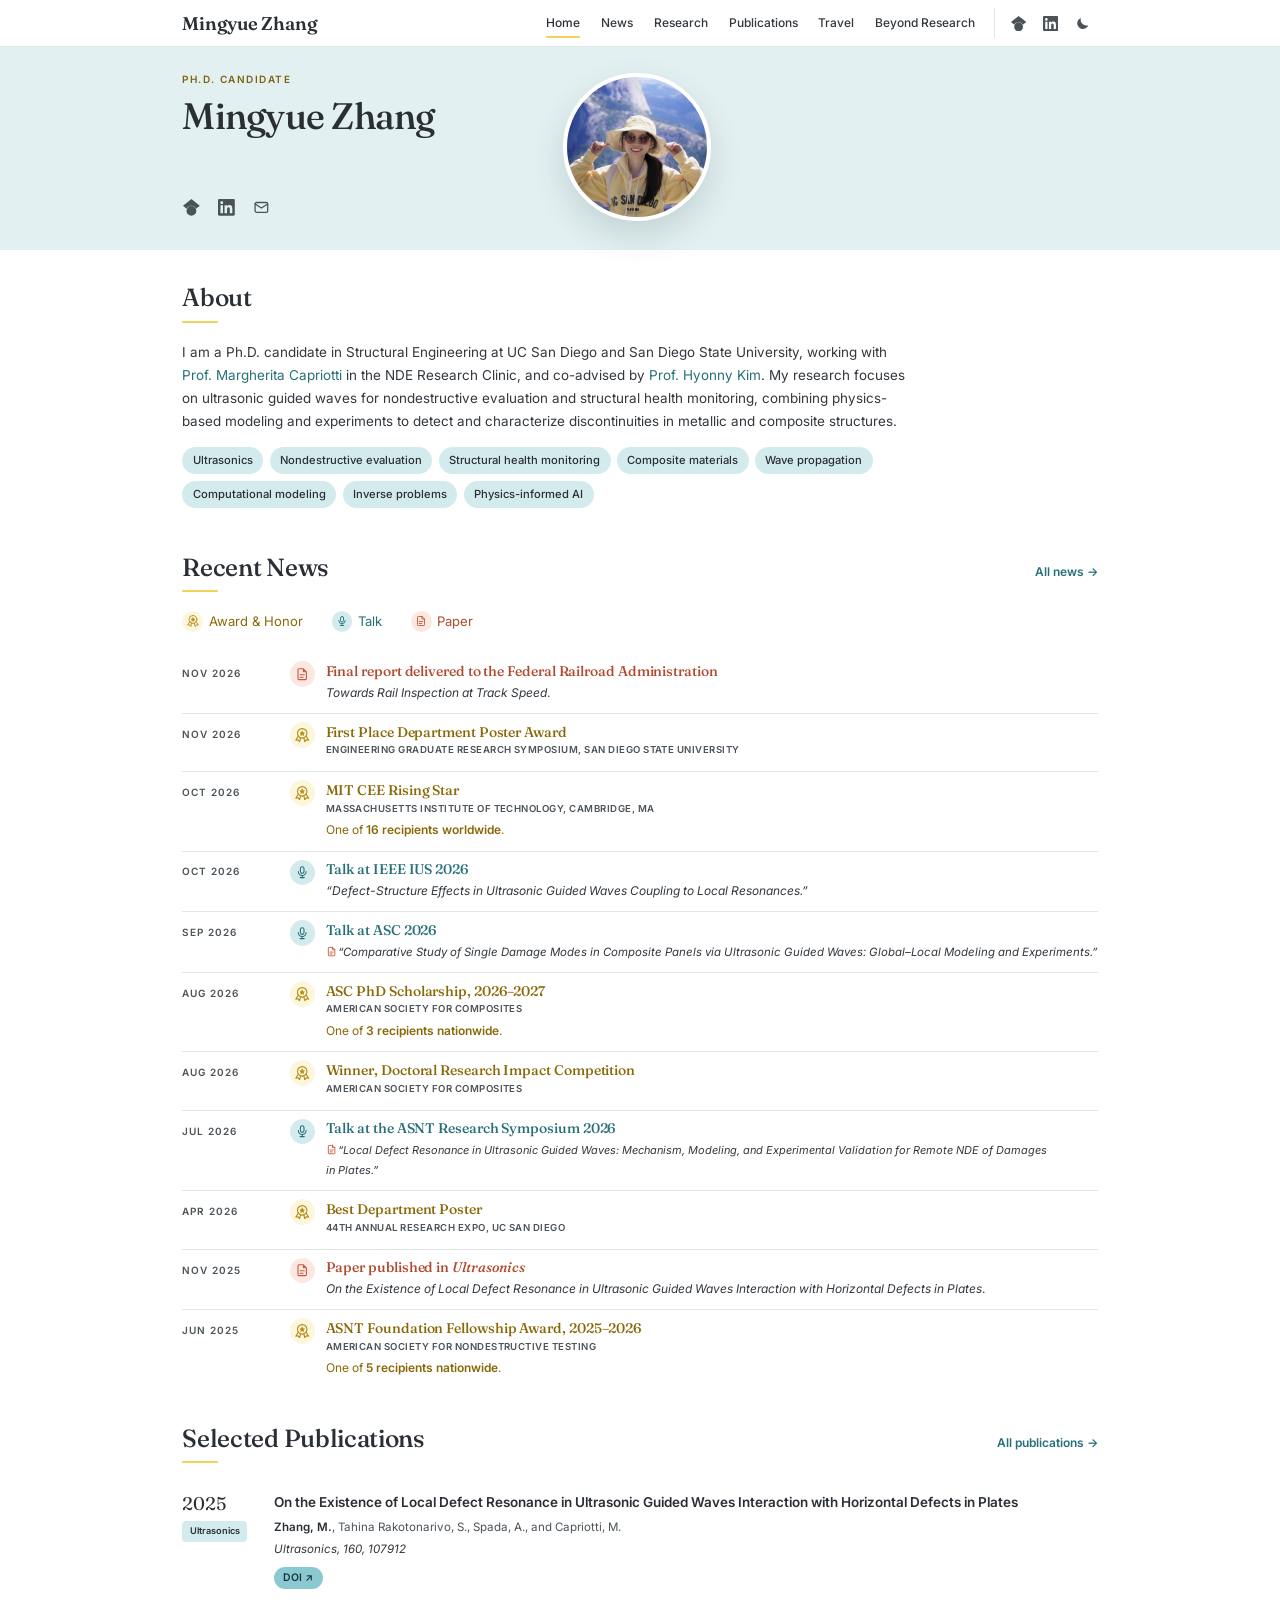
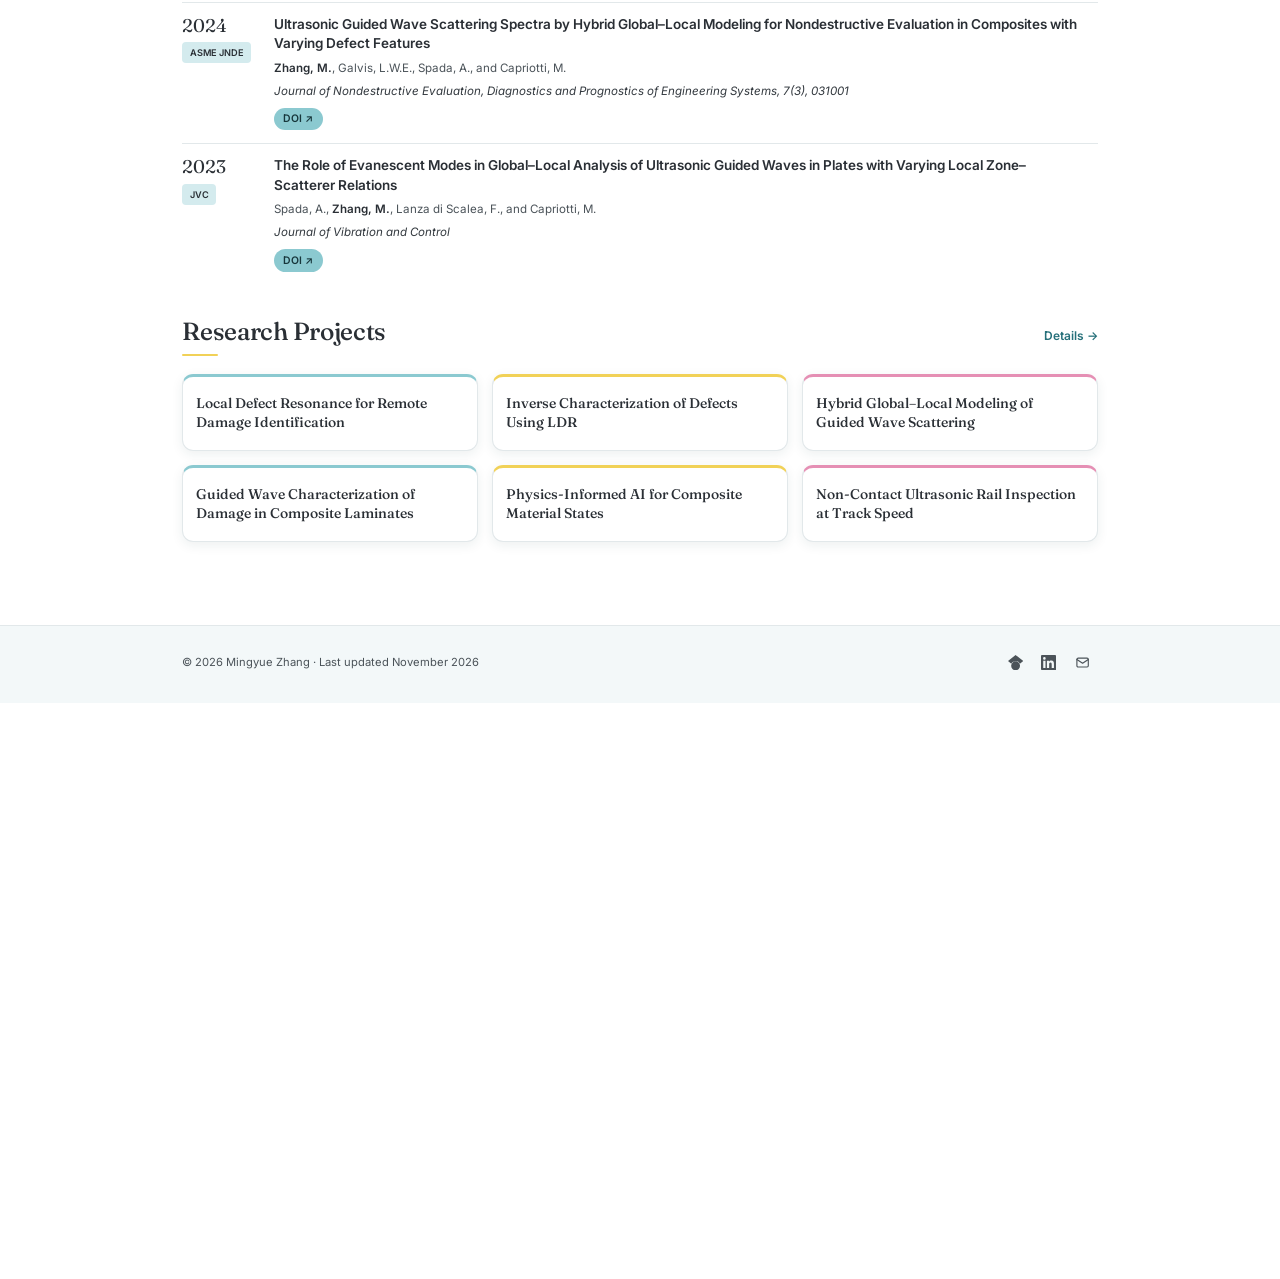
<file: index.html>
<!doctype html>
<html lang="en">
<head>
<meta charset="utf-8">
<meta name="viewport" content="width=device-width, initial-scale=1">
<title>Mingyue Zhang | Ultrasonic Guided Waves for NDE and SHM</title>
<meta name="description" content="Mingyue Zhang, Ph.D. candidate in Structural Engineering at UC San Diego and San Diego State University. Ultrasonic guided waves, nondestructive evaluation, structural health monitoring, and composites.">
<meta property="og:title" content="Mingyue Zhang">
<meta property="og:description" content="Ultrasonic guided waves for nondestructive evaluation and structural health monitoring.">
<meta property="og:type" content="website">
<link rel="icon" href="assets/img/favicon.svg?v=2" type="image/svg+xml">
<link rel="preconnect" href="https://fonts.googleapis.com">
<link rel="preconnect" href="https://fonts.gstatic.com" crossorigin>
<link rel="stylesheet" href="https://fonts.googleapis.com/css2?family=Fraunces:opsz,wght@9..144,400;9..144,500;9..144,600&family=Inter:wght@400;500;600&display=swap">
<link rel="stylesheet" href="assets/css/style.css">
<script>(function(){var t=null;try{t=localStorage.getItem("theme");}catch(e){}if(!t&&window.matchMedia)t=matchMedia("(prefers-color-scheme: dark)").matches?"dark":"light";if(t)document.documentElement.setAttribute("data-theme",t);})();</script>
</head>
<body>
<a class="skip-link" href="#main">Skip to content</a>

<header class="site-header">
  <div class="header-inner">
    <a class="brand" href="index.html">Mingyue Zhang</a>
    <nav class="nav" aria-label="Main">
      <ul class="nav-links" id="nav-links">
        <li><a href="index.html" class="active" aria-current="page">Home</a></li>
        <li><a href="news.html">News</a></li>
        <li><a href="research.html">Research</a></li>
        <li><a href="publications.html">Publications</a></li>
        <li><a href="travel.html">Travel</a></li>
        <li><a href="beyond.html">Beyond Research</a></li>
      </ul>
      <div class="nav-icons">
        <a class="icon-btn icon-social" href="https://scholar.google.com/citations?user=IUCalcwAAAAJ&amp;hl=en" aria-label="Google Scholar" title="Google Scholar"><svg viewBox="0 0 24 24" fill="currentColor" aria-hidden="true"><path d="M5.242 13.769L0 9.5 12 0l12 9.5-5.242 4.269C17.548 11.249 14.978 9.5 12 9.5c-2.977 0-5.548 1.748-6.758 4.269zM12 10a7 7 0 1 0 0 14 7 7 0 0 0 0-14z"/></svg></a>
        <a class="icon-btn icon-social" href="https://www.linkedin.com/in/mingyue-zhang-research/" aria-label="LinkedIn" title="LinkedIn"><svg viewBox="0 0 24 24" fill="currentColor" aria-hidden="true"><path d="M20.447 20.452h-3.554v-5.569c0-1.328-.027-3.037-1.852-3.037-1.853 0-2.136 1.445-2.136 2.939v5.667H9.351V9h3.414v1.561h.046c.477-.9 1.637-1.85 3.37-1.85 3.601 0 4.267 2.37 4.267 5.455v6.286zM5.337 7.433a2.062 2.062 0 1 1 0-4.125 2.062 2.062 0 0 1 0 4.125zM7.119 20.452H3.555V9h3.564v11.452zM22.225 0H1.771C.792 0 0 .774 0 1.729v20.542C0 23.227.792 24 1.771 24h20.451C23.2 24 24 23.227 24 22.271V1.729C24 .774 23.2 0 22.222 0h.003z"/></svg></a>
        <button class="icon-btn theme-toggle" type="button" aria-label="Switch to dark mode"><svg class="icon-moon" viewBox="0 0 24 24" aria-hidden="true"><path d="M21 14.5A9 9 0 0 1 9.5 3a9 9 0 1 0 11.5 11.5Z" fill="currentColor"/></svg><svg class="icon-sun" viewBox="0 0 24 24" fill="none" stroke="currentColor" stroke-width="1.8" stroke-linecap="round" aria-hidden="true"><circle cx="12" cy="12" r="4.2"/><path d="M12 2.5v2.2M12 19.3v2.2M2.5 12h2.2M19.3 12h2.2M5.3 5.3l1.6 1.6M17.1 17.1l1.6 1.6M5.3 18.7l1.6-1.6M17.1 6.9l1.6-1.6"/></svg></button>
        <button class="icon-btn menu-toggle" type="button" aria-controls="nav-links" aria-expanded="false" aria-label="Menu"><svg viewBox="0 0 24 24" fill="none" stroke="currentColor" stroke-width="2" stroke-linecap="round" aria-hidden="true"><path d="M4 7h16M4 12h16M4 17h16"/></svg></button>
      </div>
    </nav>
  </div>
</header>

<main id="main">

  <!-- ===== Hero ===== -->
  <section class="hero" aria-labelledby="name">
    <div class="container hero-grid">
      <div class="hero-copy">
        <p class="eyebrow">Ph.D. Candidate</p>
        <div class="name-block">
        <h1 id="name">Mingyue Zhang</h1>
        <svg class="burst burst-hero" viewBox="0 0 390 58" aria-hidden="true"><defs><linearGradient id="burst-grad-n" gradientUnits="userSpaceOnUse" x1="98" x2="292" y1="0" y2="0"><stop offset="0" stop-color="#f3b07a"/><stop offset="1" stop-color="#e58fb4"/></linearGradient><linearGradient id="burst-grad-b" gradientUnits="userSpaceOnUse" x1="66" x2="168" y1="0" y2="0"><stop offset="0" stop-color="#5cc2a8"/><stop offset="1" stop-color="#6a9be0"/></linearGradient></defs><path class="wave-n" pathLength="1" d="M0.0 29.0 L0.6 29.0 L1.1 29.0 L1.7 29.0 L2.2 29.0 L2.8 29.0 L3.3 29.0 L3.9 29.0 L4.5 29.0 L5.0 29.0 L5.6 29.0 L6.1 29.0 L6.7 29.0 L7.2 29.0 L7.8 29.0 L8.4 29.0 L8.9 29.0 L9.5 29.0 L10.0 29.0 L10.6 29.0 L11.1 29.0 L11.7 29.0 L12.3 29.0 L12.8 29.0 L13.4 29.0 L13.9 29.0 L14.5 29.0 L15.0 29.0 L15.6 29.0 L16.2 29.0 L16.7 29.0 L17.3 29.0 L17.8 29.0 L18.4 29.0 L18.9 29.0 L19.5 29.0 L20.1 29.0 L20.6 29.0 L21.2 29.0 L21.7 29.0 L22.3 29.0 L22.8 29.0 L23.4 29.0 L24.0 29.0 L24.5 29.0 L25.1 29.0 L25.6 29.0 L26.2 29.0 L26.7 29.0 L27.3 29.0 L27.9 29.0 L28.4 29.0 L29.0 29.0 L29.5 29.0 L30.1 29.0 L30.6 29.0 L31.2 29.0 L31.8 29.0 L32.3 29.0 L32.9 29.0 L33.4 29.0 L34.0 29.0 L34.5 29.0 L35.1 29.0 L35.7 29.0 L36.2 28.9 L36.8 28.9 L37.3 28.9 L37.9 28.9 L38.4 28.9 L39.0 28.9 L39.6 28.9 L40.1 28.9 L40.7 28.9 L41.2 28.9 L41.8 28.9 L42.3 28.9 L42.9 28.9 L43.5 28.9 L44.0 28.9 L44.6 28.9 L45.1 28.9 L45.7 28.9 L46.2 28.9 L46.8 28.9 L47.4 29.0 L47.9 29.0 L48.5 29.0 L49.0 29.0 L49.6 29.0 L50.1 29.1 L50.7 29.1 L51.3 29.1 L51.8 29.1 L52.4 29.2 L52.9 29.2 L53.5 29.2 L54.0 29.2 L54.6 29.3 L55.2 29.3 L55.7 29.3 L56.3 29.3 L56.8 29.3 L57.4 29.3 L57.9 29.3 L58.5 29.3 L59.1 29.3 L59.6 29.3 L60.2 29.3 L60.7 29.3 L61.3 29.3 L61.8 29.3 L62.4 29.2 L63.0 29.2 L63.5 29.1 L64.1 29.1 L64.6 29.0 L65.2 29.0 L65.7 28.9 L66.3 28.9 L66.9 28.8 L67.4 28.7 L68.0 28.7 L68.5 28.6 L69.1 28.5 L69.6 28.5 L70.2 28.4 L70.8 28.3 L71.3 28.3 L71.9 28.2 L72.4 28.2 L73.0 28.2 L73.5 28.1 L74.1 28.1 L74.7 28.1 L75.2 28.1 L75.8 28.1 L76.3 28.2 L76.9 28.2 L77.4 28.3 L78.0 28.3 L78.6 28.4 L79.1 28.5 L79.7 28.6 L80.2 28.8 L80.8 28.9 L81.3 29.0 L81.9 29.2 L82.5 29.3 L83.0 29.5 L83.6 29.6 L84.1 29.8 L84.7 30.0 L85.2 30.1 L85.8 30.3 L86.4 30.4 L86.9 30.6 L87.5 30.7 L88.0 30.8 L88.6 30.9 L89.1 30.9 L89.7 31.0 L90.3 31.0 L90.8 31.0 L91.4 31.0 L91.9 31.0 L92.5 30.9 L93.0 30.8 L93.6 30.6 L94.2 30.5 L94.7 30.3 L95.3 30.1 L95.8 29.8 L96.4 29.6 L96.9 29.3 L97.5 29.0 L98.1 28.7 L98.6 28.4 L99.2 28.0 L99.7 27.7 L100.3 27.3 L100.8 27.0 L101.4 26.7 L102.0 26.4 L102.5 26.1 L103.1 25.8 L103.6 25.5 L104.2 25.3 L104.7 25.1 L105.3 25.0 L105.9 24.9 L106.4 24.9 L107.0 24.9 L107.5 24.9 L108.1 25.0 L108.6 25.2 L109.2 25.4 L109.8 25.7 L110.3 26.0 L110.9 26.4 L111.4 26.8 L112.0 27.3 L112.5 27.8 L113.1 28.3 L113.7 28.9 L114.2 29.5 L114.8 30.1 L115.3 30.8 L115.9 31.4 L116.4 32.0 L117.0 32.7 L117.6 33.3 L118.1 33.9 L118.7 34.4 L119.2 34.9 L119.8 35.3 L120.3 35.7 L120.9 36.0 L121.5 36.3 L122.0 36.4 L122.6 36.5 L123.1 36.5 L123.7 36.4 L124.2 36.2 L124.8 35.9 L125.4 35.5 L125.9 35.0 L126.5 34.4 L127.0 33.7 L127.6 33.0 L128.1 32.2 L128.7 31.3 L129.3 30.3 L129.8 29.3 L130.4 28.3 L130.9 27.2 L131.5 26.2 L132.0 25.1 L132.6 24.0 L133.2 23.0 L133.7 22.0 L134.3 21.1 L134.8 20.2 L135.4 19.4 L135.9 18.7 L136.5 18.1 L137.1 17.6 L137.6 17.3 L138.2 17.0 L138.7 16.9 L139.3 17.0 L139.8 17.2 L140.4 17.5 L141.0 18.0 L141.5 18.7 L142.1 19.5 L142.6 20.4 L143.2 21.4 L143.7 22.6 L144.3 23.9 L144.9 25.3 L145.4 26.7 L146.0 28.2 L146.5 29.8 L147.1 31.4 L147.6 33.0 L148.2 34.6 L148.8 36.1 L149.3 37.7 L149.9 39.1 L150.4 40.5 L151.0 41.7 L151.5 42.9 L152.1 43.8 L152.7 44.7 L153.2 45.3 L153.8 45.8 L154.3 46.1 L154.9 46.2 L155.4 46.1 L156.0 45.8 L156.6 45.3 L157.1 44.5 L157.7 43.6 L158.2 42.5 L158.8 41.2 L159.3 39.7 L159.9 38.1 L160.5 36.3 L161.0 34.4 L161.6 32.5 L162.1 30.4 L162.7 28.3 L163.2 26.2 L163.8 24.0 L164.4 21.9 L164.9 19.9 L165.5 17.9 L166.0 16.0 L166.6 14.3 L167.1 12.7 L167.7 11.2 L168.3 10.0 L168.8 9.0 L169.4 8.1 L169.9 7.6 L170.5 7.3 L171.0 7.2 L171.6 7.4 L172.2 7.8 L172.7 8.5 L173.3 9.5 L173.8 10.7 L174.4 12.1 L174.9 13.7 L175.5 15.6 L176.1 17.6 L176.6 19.7 L177.2 22.0 L177.7 24.4 L178.3 26.9 L178.8 29.4 L179.4 32.0 L180.0 34.5 L180.5 37.0 L181.1 39.4 L181.6 41.6 L182.2 43.8 L182.7 45.8 L183.3 47.6 L183.9 49.2 L184.4 50.6 L185.0 51.7 L185.5 52.6 L186.1 53.2 L186.6 53.5 L187.2 53.5 L187.8 53.3 L188.3 52.7 L188.9 51.9 L189.4 50.8 L190.0 49.4 L190.5 47.8 L191.1 46.0 L191.7 44.0 L192.2 41.8 L192.8 39.4 L193.3 36.9 L193.9 34.3 L194.4 31.7 L195.0 29.0 L195.6 26.3 L196.1 23.7 L196.7 21.1 L197.2 18.6 L197.8 16.2 L198.3 14.0 L198.9 12.0 L199.5 10.2 L200.0 8.6 L200.6 7.2 L201.1 6.1 L201.7 5.3 L202.2 4.7 L202.8 4.5 L203.4 4.5 L203.9 4.8 L204.5 5.4 L205.0 6.3 L205.6 7.4 L206.1 8.8 L206.7 10.4 L207.3 12.2 L207.8 14.2 L208.4 16.4 L208.9 18.6 L209.5 21.0 L210.0 23.5 L210.6 26.0 L211.2 28.6 L211.7 31.1 L212.3 33.6 L212.8 36.0 L213.4 38.3 L213.9 40.4 L214.5 42.4 L215.1 44.3 L215.6 45.9 L216.2 47.3 L216.7 48.5 L217.3 49.5 L217.8 50.2 L218.4 50.6 L219.0 50.8 L219.5 50.7 L220.1 50.4 L220.6 49.9 L221.2 49.0 L221.7 48.0 L222.3 46.8 L222.9 45.3 L223.4 43.7 L224.0 42.0 L224.5 40.1 L225.1 38.1 L225.6 36.1 L226.2 34.0 L226.8 31.8 L227.3 29.7 L227.9 27.6 L228.4 25.5 L229.0 23.6 L229.5 21.7 L230.1 19.9 L230.7 18.3 L231.2 16.8 L231.8 15.5 L232.3 14.4 L232.9 13.5 L233.4 12.7 L234.0 12.2 L234.6 11.9 L235.1 11.8 L235.7 11.9 L236.2 12.2 L236.8 12.7 L237.3 13.3 L237.9 14.2 L238.5 15.1 L239.0 16.3 L239.6 17.5 L240.1 18.9 L240.7 20.3 L241.2 21.9 L241.8 23.4 L242.4 25.0 L242.9 26.6 L243.5 28.2 L244.0 29.8 L244.6 31.3 L245.1 32.7 L245.7 34.1 L246.3 35.4 L246.8 36.6 L247.4 37.6 L247.9 38.5 L248.5 39.3 L249.0 40.0 L249.6 40.5 L250.2 40.8 L250.7 41.0 L251.3 41.1 L251.8 41.0 L252.4 40.7 L252.9 40.4 L253.5 39.9 L254.1 39.3 L254.6 38.6 L255.2 37.8 L255.7 36.9 L256.3 36.0 L256.8 35.0 L257.4 34.0 L258.0 32.9 L258.5 31.8 L259.1 30.8 L259.6 29.7 L260.2 28.7 L260.7 27.7 L261.3 26.7 L261.9 25.8 L262.4 25.0 L263.0 24.3 L263.5 23.6 L264.1 23.0 L264.6 22.5 L265.2 22.1 L265.8 21.8 L266.3 21.6 L266.9 21.5 L267.4 21.5 L268.0 21.6 L268.5 21.7 L269.1 22.0 L269.7 22.3 L270.2 22.7 L270.8 23.1 L271.3 23.6 L271.9 24.1 L272.4 24.7 L273.0 25.3 L273.6 26.0 L274.1 26.6 L274.7 27.2 L275.2 27.9 L275.8 28.5 L276.3 29.1 L276.9 29.7 L277.5 30.2 L278.0 30.7 L278.6 31.2 L279.1 31.6 L279.7 32.0 L280.2 32.3 L280.8 32.6 L281.4 32.8 L281.9 33.0 L282.5 33.1 L283.0 33.1 L283.6 33.1 L284.1 33.1 L284.7 33.0 L285.3 32.9 L285.8 32.7 L286.4 32.5 L286.9 32.2 L287.5 31.9 L288.0 31.6 L288.6 31.3 L289.2 31.0 L289.7 30.7 L290.3 30.3 L290.8 30.0 L291.4 29.6 L291.9 29.3 L292.5 29.0 L293.1 28.7 L293.6 28.4 L294.2 28.2 L294.7 27.9 L295.3 27.7 L295.8 27.5 L296.4 27.4 L297.0 27.2 L297.5 27.1 L298.1 27.0 L298.6 27.0 L299.2 27.0 L299.7 27.0 L300.3 27.0 L300.9 27.1 L301.4 27.1 L302.0 27.2 L302.5 27.3 L303.1 27.4 L303.6 27.6 L304.2 27.7 L304.8 27.9 L305.3 28.0 L305.9 28.2 L306.4 28.4 L307.0 28.5 L307.5 28.7 L308.1 28.8 L308.7 29.0 L309.2 29.1 L309.8 29.2 L310.3 29.4 L310.9 29.5 L311.4 29.6 L312.0 29.7 L312.6 29.7 L313.1 29.8 L313.7 29.8 L314.2 29.9 L314.8 29.9 L315.3 29.9 L315.9 29.9 L316.5 29.9 L317.0 29.8 L317.6 29.8 L318.1 29.8 L318.7 29.7 L319.2 29.7 L319.8 29.6 L320.4 29.5 L320.9 29.5 L321.5 29.4 L322.0 29.3 L322.6 29.3 L323.1 29.2 L323.7 29.1 L324.3 29.1 L324.8 29.0 L325.4 29.0 L325.9 28.9 L326.5 28.9 L327.0 28.8 L327.6 28.8 L328.2 28.7 L328.7 28.7 L329.3 28.7 L329.8 28.7 L330.4 28.7 L330.9 28.7 L331.5 28.7 L332.1 28.7 L332.6 28.7 L333.2 28.7 L333.7 28.7 L334.3 28.7 L334.8 28.7 L335.4 28.7 L336.0 28.8 L336.5 28.8 L337.1 28.8 L337.6 28.8 L338.2 28.9 L338.7 28.9 L339.3 28.9 L339.9 28.9 L340.4 29.0 L341.0 29.0 L341.5 29.0 L342.1 29.0 L342.6 29.0 L343.2 29.1 L343.8 29.1 L344.3 29.1 L344.9 29.1 L345.4 29.1 L346.0 29.1 L346.5 29.1 L347.1 29.1 L347.7 29.1 L348.2 29.1 L348.8 29.1 L349.3 29.1 L349.9 29.1 L350.4 29.1 L351.0 29.1 L351.6 29.1 L352.1 29.1 L352.7 29.1 L353.2 29.1 L353.8 29.1 L354.3 29.0 L354.9 29.0 L355.5 29.0 L356.0 29.0 L356.6 29.0 L357.1 29.0 L357.7 29.0 L358.2 29.0 L358.8 29.0 L359.4 29.0 L359.9 29.0 L360.5 29.0 L361.0 29.0 L361.6 29.0 L362.1 29.0 L362.7 29.0 L363.3 29.0 L363.8 29.0 L364.4 29.0 L364.9 29.0 L365.5 29.0 L366.0 29.0 L366.6 29.0 L367.2 29.0 L367.7 29.0 L368.3 29.0 L368.8 29.0 L369.4 29.0 L369.9 29.0 L370.5 29.0 L371.1 29.0 L371.6 29.0 L372.2 29.0 L372.7 29.0 L373.3 29.0 L373.8 29.0 L374.4 29.0 L375.0 29.0 L375.5 29.0 L376.1 29.0 L376.6 29.0 L377.2 29.0 L377.7 29.0 L378.3 29.0 L378.9 29.0 L379.4 29.0 L380.0 29.0 L380.5 29.0 L381.1 29.0 L381.6 29.0 L382.2 29.0 L382.8 29.0 L383.3 29.0 L383.9 29.0 L384.4 29.0 L385.0 29.0 L385.5 29.0 L386.1 29.0 L386.7 29.0 L387.2 29.0 L387.8 29.0 L388.3 29.0 L388.9 29.0 L389.4 29.0 L390.0 29.0" stroke="url(#burst-grad-n)" stroke-width="1.8"/><path class="wave-b" pathLength="1" d="M0.0 29.0 L0.6 29.0 L1.1 29.0 L1.7 29.0 L2.2 29.0 L2.8 29.0 L3.3 29.0 L3.9 29.0 L4.5 28.9 L5.0 28.9 L5.6 28.9 L6.1 28.9 L6.7 28.9 L7.2 28.9 L7.8 28.9 L8.4 28.9 L8.9 28.9 L9.5 28.9 L10.0 28.9 L10.6 28.9 L11.1 28.8 L11.7 28.8 L12.3 28.8 L12.8 28.8 L13.4 28.8 L13.9 28.8 L14.5 28.8 L15.0 28.9 L15.6 28.9 L16.2 28.9 L16.7 28.9 L17.3 28.9 L17.8 28.9 L18.4 28.9 L18.9 29.0 L19.5 29.0 L20.1 29.0 L20.6 29.1 L21.2 29.1 L21.7 29.1 L22.3 29.2 L22.8 29.2 L23.4 29.3 L24.0 29.3 L24.5 29.4 L25.1 29.4 L25.6 29.5 L26.2 29.5 L26.7 29.6 L27.3 29.6 L27.9 29.7 L28.4 29.7 L29.0 29.8 L29.5 29.8 L30.1 29.8 L30.6 29.8 L31.2 29.9 L31.8 29.9 L32.3 29.9 L32.9 29.9 L33.4 29.8 L34.0 29.8 L34.5 29.8 L35.1 29.7 L35.7 29.7 L36.2 29.6 L36.8 29.5 L37.3 29.4 L37.9 29.3 L38.4 29.1 L39.0 29.0 L39.6 28.8 L40.1 28.7 L40.7 28.5 L41.2 28.3 L41.8 28.1 L42.3 27.9 L42.9 27.7 L43.5 27.5 L44.0 27.3 L44.6 27.1 L45.1 26.9 L45.7 26.7 L46.2 26.6 L46.8 26.4 L47.4 26.2 L47.9 26.1 L48.5 25.9 L49.0 25.8 L49.6 25.8 L50.1 25.7 L50.7 25.7 L51.3 25.7 L51.8 25.7 L52.4 25.8 L52.9 25.9 L53.5 26.0 L54.0 26.2 L54.6 26.4 L55.2 26.7 L55.7 27.0 L56.3 27.3 L56.8 27.7 L57.4 28.1 L57.9 28.5 L58.5 29.0 L59.1 29.5 L59.6 30.0 L60.2 30.6 L60.7 31.2 L61.3 31.7 L61.8 32.3 L62.4 32.9 L63.0 33.5 L63.5 34.1 L64.1 34.7 L64.6 35.2 L65.2 35.7 L65.7 36.2 L66.3 36.7 L66.9 37.1 L67.4 37.4 L68.0 37.7 L68.5 37.9 L69.1 38.1 L69.6 38.1 L70.2 38.1 L70.8 38.0 L71.3 37.9 L71.9 37.6 L72.4 37.2 L73.0 36.8 L73.5 36.3 L74.1 35.6 L74.7 34.9 L75.2 34.1 L75.8 33.2 L76.3 32.3 L76.9 31.2 L77.4 30.1 L78.0 29.0 L78.6 27.8 L79.1 26.6 L79.7 25.3 L80.2 24.1 L80.8 22.8 L81.3 21.5 L81.9 20.3 L82.5 19.0 L83.0 17.9 L83.6 16.7 L84.1 15.7 L84.7 14.7 L85.2 13.9 L85.8 13.1 L86.4 12.4 L86.9 11.9 L87.5 11.5 L88.0 11.2 L88.6 11.1 L89.1 11.1 L89.7 11.3 L90.3 11.7 L90.8 12.2 L91.4 12.9 L91.9 13.7 L92.5 14.7 L93.0 15.8 L93.6 17.1 L94.2 18.5 L94.7 20.0 L95.3 21.6 L95.8 23.3 L96.4 25.2 L96.9 27.1 L97.5 29.0 L98.1 31.0 L98.6 33.0 L99.2 35.0 L99.7 37.0 L100.3 39.0 L100.8 40.9 L101.4 42.7 L102.0 44.5 L102.5 46.1 L103.1 47.7 L103.6 49.1 L104.2 50.3 L104.7 51.4 L105.3 52.3 L105.9 53.0 L106.4 53.6 L107.0 53.9 L107.5 54.0 L108.1 53.9 L108.6 53.6 L109.2 53.1 L109.8 52.4 L110.3 51.5 L110.9 50.4 L111.4 49.1 L112.0 47.6 L112.5 46.0 L113.1 44.2 L113.7 42.3 L114.2 40.3 L114.8 38.2 L115.3 35.9 L115.9 33.7 L116.4 31.3 L117.0 29.0 L117.6 26.7 L118.1 24.3 L118.7 22.1 L119.2 19.8 L119.8 17.7 L120.3 15.7 L120.9 13.8 L121.5 12.0 L122.0 10.4 L122.6 8.9 L123.1 7.6 L123.7 6.5 L124.2 5.6 L124.8 4.9 L125.4 4.4 L125.9 4.1 L126.5 4.0 L127.0 4.1 L127.6 4.4 L128.1 5.0 L128.7 5.7 L129.3 6.6 L129.8 7.7 L130.4 8.9 L130.9 10.3 L131.5 11.9 L132.0 13.5 L132.6 15.3 L133.2 17.1 L133.7 19.0 L134.3 21.0 L134.8 23.0 L135.4 25.0 L135.9 27.0 L136.5 29.0 L137.1 30.9 L137.6 32.8 L138.2 34.7 L138.7 36.4 L139.3 38.0 L139.8 39.5 L140.4 40.9 L141.0 42.2 L141.5 43.3 L142.1 44.3 L142.6 45.1 L143.2 45.8 L143.7 46.3 L144.3 46.7 L144.9 46.9 L145.4 46.9 L146.0 46.8 L146.5 46.5 L147.1 46.1 L147.6 45.6 L148.2 44.9 L148.8 44.1 L149.3 43.3 L149.9 42.3 L150.4 41.3 L151.0 40.1 L151.5 39.0 L152.1 37.7 L152.7 36.5 L153.2 35.2 L153.8 33.9 L154.3 32.7 L154.9 31.4 L155.4 30.2 L156.0 29.0 L156.6 27.9 L157.1 26.8 L157.7 25.7 L158.2 24.8 L158.8 23.9 L159.3 23.1 L159.9 22.4 L160.5 21.7 L161.0 21.2 L161.6 20.8 L162.1 20.4 L162.7 20.1 L163.2 20.0 L163.8 19.9 L164.4 19.9 L164.9 19.9 L165.5 20.1 L166.0 20.3 L166.6 20.6 L167.1 20.9 L167.7 21.3 L168.3 21.8 L168.8 22.3 L169.4 22.8 L169.9 23.3 L170.5 23.9 L171.0 24.5 L171.6 25.1 L172.2 25.7 L172.7 26.3 L173.3 26.8 L173.8 27.4 L174.4 28.0 L174.9 28.5 L175.5 29.0 L176.1 29.5 L176.6 29.9 L177.2 30.3 L177.7 30.7 L178.3 31.0 L178.8 31.3 L179.4 31.6 L180.0 31.8 L180.5 32.0 L181.1 32.1 L181.6 32.2 L182.2 32.3 L182.7 32.3 L183.3 32.3 L183.9 32.3 L184.4 32.2 L185.0 32.2 L185.5 32.1 L186.1 31.9 L186.6 31.8 L187.2 31.6 L187.8 31.4 L188.3 31.3 L188.9 31.1 L189.4 30.9 L190.0 30.7 L190.5 30.5 L191.1 30.3 L191.7 30.1 L192.2 29.9 L192.8 29.7 L193.3 29.5 L193.9 29.3 L194.4 29.2 L195.0 29.0 L195.6 28.9 L196.1 28.7 L196.7 28.6 L197.2 28.5 L197.8 28.4 L198.3 28.3 L198.9 28.3 L199.5 28.2 L200.0 28.2 L200.6 28.2 L201.1 28.1 L201.7 28.1 L202.2 28.1 L202.8 28.1 L203.4 28.2 L203.9 28.2 L204.5 28.2 L205.0 28.2 L205.6 28.3 L206.1 28.3 L206.7 28.4 L207.3 28.4 L207.8 28.5 L208.4 28.5 L208.9 28.6 L209.5 28.6 L210.0 28.7 L210.6 28.7 L211.2 28.8 L211.7 28.8 L212.3 28.9 L212.8 28.9 L213.4 28.9 L213.9 29.0 L214.5 29.0 L215.1 29.0 L215.6 29.1 L216.2 29.1 L216.7 29.1 L217.3 29.1 L217.8 29.1 L218.4 29.1 L219.0 29.1 L219.5 29.2 L220.1 29.2 L220.6 29.2 L221.2 29.2 L221.7 29.2 L222.3 29.2 L222.9 29.2 L223.4 29.1 L224.0 29.1 L224.5 29.1 L225.1 29.1 L225.6 29.1 L226.2 29.1 L226.8 29.1 L227.3 29.1 L227.9 29.1 L228.4 29.1 L229.0 29.1 L229.5 29.1 L230.1 29.0 L230.7 29.0 L231.2 29.0 L231.8 29.0 L232.3 29.0 L232.9 29.0 L233.4 29.0 L234.0 29.0 L234.6 29.0 L235.1 29.0 L235.7 29.0 L236.2 29.0 L236.8 29.0 L237.3 29.0 L237.9 29.0 L238.5 29.0 L239.0 29.0 L239.6 29.0 L240.1 29.0 L240.7 29.0 L241.2 29.0 L241.8 29.0 L242.4 29.0 L242.9 29.0 L243.5 29.0 L244.0 29.0 L244.6 29.0 L245.1 29.0 L245.7 29.0 L246.3 29.0 L246.8 29.0 L247.4 29.0 L247.9 29.0 L248.5 29.0 L249.0 29.0 L249.6 29.0 L250.2 29.0 L250.7 29.0 L251.3 29.0 L251.8 29.0 L252.4 29.0 L252.9 29.0 L253.5 29.0 L254.1 29.0 L254.6 29.0 L255.2 29.0 L255.7 29.0 L256.3 29.0 L256.8 29.0 L257.4 29.0 L258.0 29.0 L258.5 29.0 L259.1 29.0 L259.6 29.0 L260.2 29.0 L260.7 29.0 L261.3 29.0 L261.9 29.0 L262.4 29.0 L263.0 29.0 L263.5 29.0 L264.1 29.0 L264.6 29.0 L265.2 29.0 L265.8 29.0 L266.3 29.0 L266.9 29.0 L267.4 29.0 L268.0 29.0 L268.5 29.0 L269.1 29.0 L269.7 29.0 L270.2 29.0 L270.8 29.0 L271.3 29.0 L271.9 29.0 L272.4 29.0 L273.0 29.0 L273.6 29.0 L274.1 29.0 L274.7 29.0 L275.2 29.0 L275.8 29.0 L276.3 29.0 L276.9 29.0 L277.5 29.0 L278.0 29.0 L278.6 29.0 L279.1 29.0 L279.7 29.0 L280.2 29.0 L280.8 29.0 L281.4 29.0 L281.9 29.0 L282.5 29.0 L283.0 29.0 L283.6 29.0 L284.1 29.0 L284.7 29.0 L285.3 29.0 L285.8 29.0 L286.4 29.0 L286.9 29.0 L287.5 29.0 L288.0 29.0 L288.6 29.0 L289.2 29.0 L289.7 29.0 L290.3 29.0 L290.8 29.0 L291.4 29.0 L291.9 29.0 L292.5 29.0 L293.1 29.0 L293.6 29.0 L294.2 29.0 L294.7 29.0 L295.3 29.0 L295.8 29.0 L296.4 29.0 L297.0 29.0 L297.5 29.0 L298.1 29.0 L298.6 29.0 L299.2 29.0 L299.7 29.0 L300.3 29.0 L300.9 29.0 L301.4 29.0 L302.0 29.0 L302.5 29.0 L303.1 29.0 L303.6 29.0 L304.2 29.0 L304.8 29.0 L305.3 29.0 L305.9 29.0 L306.4 29.0 L307.0 29.0 L307.5 29.0 L308.1 29.0 L308.7 29.0 L309.2 29.0 L309.8 29.0 L310.3 29.0 L310.9 29.0 L311.4 29.0 L312.0 29.0 L312.6 29.0 L313.1 29.0 L313.7 29.0 L314.2 29.0 L314.8 29.0 L315.3 29.0 L315.9 29.0 L316.5 29.0 L317.0 29.0 L317.6 29.0 L318.1 29.0 L318.7 29.0 L319.2 29.0 L319.8 29.0 L320.4 29.0 L320.9 29.0 L321.5 29.0 L322.0 29.0 L322.6 29.0 L323.1 29.0 L323.7 29.0 L324.3 29.0 L324.8 29.0 L325.4 29.0 L325.9 29.0 L326.5 29.0 L327.0 29.0 L327.6 29.0 L328.2 29.0 L328.7 29.0 L329.3 29.0 L329.8 29.0 L330.4 29.0 L330.9 29.0 L331.5 29.0 L332.1 29.0 L332.6 29.0 L333.2 29.0 L333.7 29.0 L334.3 29.0 L334.8 29.0 L335.4 29.0 L336.0 29.0 L336.5 29.0 L337.1 29.0 L337.6 29.0 L338.2 29.0 L338.7 29.0 L339.3 29.0 L339.9 29.0 L340.4 29.0 L341.0 29.0 L341.5 29.0 L342.1 29.0 L342.6 29.0 L343.2 29.0 L343.8 29.0 L344.3 29.0 L344.9 29.0 L345.4 29.0 L346.0 29.0 L346.5 29.0 L347.1 29.0 L347.7 29.0 L348.2 29.0 L348.8 29.0 L349.3 29.0 L349.9 29.0 L350.4 29.0 L351.0 29.0 L351.6 29.0 L352.1 29.0 L352.7 29.0 L353.2 29.0 L353.8 29.0 L354.3 29.0 L354.9 29.0 L355.5 29.0 L356.0 29.0 L356.6 29.0 L357.1 29.0 L357.7 29.0 L358.2 29.0 L358.8 29.0 L359.4 29.0 L359.9 29.0 L360.5 29.0 L361.0 29.0 L361.6 29.0 L362.1 29.0 L362.7 29.0 L363.3 29.0 L363.8 29.0 L364.4 29.0 L364.9 29.0 L365.5 29.0 L366.0 29.0 L366.6 29.0 L367.2 29.0 L367.7 29.0 L368.3 29.0 L368.8 29.0 L369.4 29.0 L369.9 29.0 L370.5 29.0 L371.1 29.0 L371.6 29.0 L372.2 29.0 L372.7 29.0 L373.3 29.0 L373.8 29.0 L374.4 29.0 L375.0 29.0 L375.5 29.0 L376.1 29.0 L376.6 29.0 L377.2 29.0 L377.7 29.0 L378.3 29.0 L378.9 29.0 L379.4 29.0 L380.0 29.0 L380.5 29.0 L381.1 29.0 L381.6 29.0 L382.2 29.0 L382.8 29.0 L383.3 29.0 L383.9 29.0 L384.4 29.0 L385.0 29.0 L385.5 29.0 L386.1 29.0 L386.7 29.0 L387.2 29.0 L387.8 29.0 L388.3 29.0 L388.9 29.0 L389.4 29.0 L390.0 29.0" stroke="url(#burst-grad-b)" stroke-width="2.2"/></svg>
        </div>
        <div class="hero-links">
          <a href="https://scholar.google.com/citations?user=IUCalcwAAAAJ&amp;hl=en" aria-label="Google Scholar" title="Google Scholar"><svg viewBox="0 0 24 24" fill="currentColor" aria-hidden="true"><path d="M5.242 13.769L0 9.5 12 0l12 9.5-5.242 4.269C17.548 11.249 14.978 9.5 12 9.5c-2.977 0-5.548 1.748-6.758 4.269zM12 10a7 7 0 1 0 0 14 7 7 0 0 0 0-14z"/></svg></a>
          <a href="https://www.linkedin.com/in/mingyue-zhang-research/" aria-label="LinkedIn" title="LinkedIn"><svg viewBox="0 0 24 24" fill="currentColor" aria-hidden="true"><path d="M20.447 20.452h-3.554v-5.569c0-1.328-.027-3.037-1.852-3.037-1.853 0-2.136 1.445-2.136 2.939v5.667H9.351V9h3.414v1.561h.046c.477-.9 1.637-1.85 3.37-1.85 3.601 0 4.267 2.37 4.267 5.455v6.286zM5.337 7.433a2.062 2.062 0 1 1 0-4.125 2.062 2.062 0 0 1 0 4.125zM7.119 20.452H3.555V9h3.564v11.452zM22.225 0H1.771C.792 0 0 .774 0 1.729v20.542C0 23.227.792 24 1.771 24h20.451C23.2 24 24 23.227 24 22.271V1.729C24 .774 23.2 0 22.222 0h.003z"/></svg></a>
          <a href="mailto:miz005@ucsd.edu" aria-label="Email" title="Email"><svg viewBox="0 0 24 24" fill="none" stroke="currentColor" stroke-width="1.8" stroke-linecap="round" stroke-linejoin="round" aria-hidden="true"><rect x="3" y="5" width="18" height="14" rx="2"/><path d="m3 7 9 6 9-6"/></svg></a>
        </div>
      </div>

      <aside class="portrait">
        <div class="portrait-switch">
          <img class="portrait-human" src="assets/img/profile.jpg" alt="Portrait of Mingyue Zhang" width="900" height="900" fetchpriority="high">
        </div>
      </aside>
    </div>
  </section>

  <!-- ===== About ===== -->
  <section class="section" id="about">
    <div class="container">
      <div class="section-head"><h2>About</h2></div>
      <div class="prose">
        <p>I am a Ph.D. candidate in Structural Engineering at UC San Diego and San Diego State University, working with <a href="https://aerospace.sdsu.edu/people/margherita-capriotti">Prof. Margherita Capriotti</a> in the NDE Research Clinic, and co-advised by <a href="https://jacobsschool.ucsd.edu/faculty/profile?id=254">Prof. Hyonny Kim</a>. My research focuses on ultrasonic guided waves for nondestructive evaluation and structural health monitoring, combining physics-based modeling and experiments to detect and characterize discontinuities in metallic and composite structures.</p>
      </div>
      <ul class="chips" aria-label="Research interests">
        <li class="chip">Ultrasonics</li>
        <li class="chip">Nondestructive evaluation</li>
        <li class="chip">Structural health monitoring</li>
        <li class="chip">Composite materials</li>
        <li class="chip">Wave propagation</li>
        <li class="chip">Computational modeling</li>
        <li class="chip">Inverse problems</li>
        <li class="chip">Physics-informed AI</li>
      </ul>
    </div>
  </section>

  <!-- ===== Recent news (edit assets/js/news-data.js) ===== -->
  <section class="section" id="news">
    <div class="container">
      <div class="section-head"><h2>Recent News</h2><a class="more-link" href="news.html">All news &rarr;</a></div>
      <p class="news-legend" id="news-legend" aria-label="Symbol key"></p>   <!-- same key as the News page, filled by site.js (user, 11-21) -->
      <ul class="news-list" id="news-preview"></ul>
      <noscript><p><a href="news.html">See all news</a></p></noscript>
    </div>
  </section>

  <!-- ===== Selected publications ===== -->
  <section class="section" id="publications">
    <div class="container">
      <div class="section-head"><h2>Selected Publications</h2><a class="more-link" href="publications.html">All publications &rarr;</a></div>
      <ul class="pub-list">
        <li class="pub">
          <div class="pub-meta"><span class="pub-year">2025</span><span class="status status-published">Ultrasonics</span></div>
          <div>
            <p class="pub-title">On the Existence of Local Defect Resonance in Ultrasonic Guided Waves Interaction with Horizontal Defects in Plates</p>
            <p class="pub-authors"><strong>Zhang, M.</strong>, Tahina Rakotonarivo, S., Spada, A., and Capriotti, M.</p>
            <p class="pub-venue">Ultrasonics, 160, 107912</p>
            <div class="pub-links"><a class="pill" href="https://doi.org/10.1016/j.ultras.2025.107912">DOI &#8599;</a></div>
          </div>
        </li>
        <li class="pub">
          <div class="pub-meta"><span class="pub-year">2024</span><span class="status status-published">ASME JNDE</span></div>
          <div>
            <p class="pub-title">Ultrasonic Guided Wave Scattering Spectra by Hybrid Global&ndash;Local Modeling for Nondestructive Evaluation in Composites with Varying Defect Features</p>
            <p class="pub-authors"><strong>Zhang, M.</strong>, Galvis, L.W.E., Spada, A., and Capriotti, M.</p>
            <p class="pub-venue">Journal of Nondestructive Evaluation, Diagnostics and Prognostics of Engineering Systems, 7(3), 031001</p>
            <div class="pub-links"><a class="pill" href="https://doi.org/10.1115/1.4065152">DOI &#8599;</a></div>
          </div>
        </li>
        <li class="pub">
          <div class="pub-meta"><span class="pub-year">2023</span><span class="status status-published">JVC</span></div>
          <div>
            <p class="pub-title">The Role of Evanescent Modes in Global&ndash;Local Analysis of Ultrasonic Guided Waves in Plates with Varying Local Zone&ndash;Scatterer Relations</p>
            <p class="pub-authors">Spada, A., <strong>Zhang, M.</strong>, Lanza di Scalea, F., and Capriotti, M.</p>
            <p class="pub-venue">Journal of Vibration and Control</p>
            <div class="pub-links"><a class="pill" href="https://doi.org/10.1177/10775463231168926">DOI &#8599;</a></div>
          </div>
        </li>
      </ul>
    </div>
  </section>

  <!-- ===== Research projects (each links to its card on the Research page).
       To add a figure to a card later, put <img src="assets/img/projects/ldr.jpg" alt="">
       inside the <a> before the <span>. ===== -->
  <section class="section" id="projects">
    <div class="container">
      <div class="section-head"><h2>Research Projects</h2><a class="more-link" href="research.html">Details &rarr;</a></div>
      <ul class="project-grid">
        <li><a href="research.html#ldr"><span class="project-name">Local Defect Resonance for Remote Damage Identification</span></a></li>
        <li><a href="research.html#inverse"><span class="project-name">Inverse Characterization of Defects Using LDR</span></a></li>
        <li><a href="research.html#gl"><span class="project-name">Hybrid Global&ndash;Local Modeling of Guided Wave Scattering</span></a></li>
        <li><a href="research.html#composites"><span class="project-name">Guided Wave Characterization of Damage in Composite Laminates</span></a></li>
        <li><a href="research.html#hdc"><span class="project-name">Physics-Informed AI for Composite Material States</span></a></li>
        <li><a href="research.html#rail"><span class="project-name">Non-Contact Ultrasonic Rail Inspection at Track Speed</span></a></li>
      </ul>
    </div>
  </section>

</main>

<footer class="site-footer">
  <div class="footer-inner">
    <span>&copy; 2026 Mingyue Zhang &middot; Last updated November 2026</span>
    <div class="footer-links">
      <a class="icon-btn" href="https://scholar.google.com/citations?user=IUCalcwAAAAJ&amp;hl=en" aria-label="Google Scholar" title="Google Scholar"><svg viewBox="0 0 24 24" fill="currentColor" aria-hidden="true"><path d="M5.242 13.769L0 9.5 12 0l12 9.5-5.242 4.269C17.548 11.249 14.978 9.5 12 9.5c-2.977 0-5.548 1.748-6.758 4.269zM12 10a7 7 0 1 0 0 14 7 7 0 0 0 0-14z"/></svg></a>
      <a class="icon-btn" href="https://www.linkedin.com/in/mingyue-zhang-research/" aria-label="LinkedIn" title="LinkedIn"><svg viewBox="0 0 24 24" fill="currentColor" aria-hidden="true"><path d="M20.447 20.452h-3.554v-5.569c0-1.328-.027-3.037-1.852-3.037-1.853 0-2.136 1.445-2.136 2.939v5.667H9.351V9h3.414v1.561h.046c.477-.9 1.637-1.85 3.37-1.85 3.601 0 4.267 2.37 4.267 5.455v6.286zM5.337 7.433a2.062 2.062 0 1 1 0-4.125 2.062 2.062 0 0 1 0 4.125zM7.119 20.452H3.555V9h3.564v11.452zM22.225 0H1.771C.792 0 0 .774 0 1.729v20.542C0 23.227.792 24 1.771 24h20.451C23.2 24 24 23.227 24 22.271V1.729C24 .774 23.2 0 22.222 0h.003z"/></svg></a>
      <a class="icon-btn" href="mailto:miz005@ucsd.edu" aria-label="Email" title="Email"><svg viewBox="0 0 24 24" fill="none" stroke="currentColor" stroke-width="1.8" stroke-linecap="round" stroke-linejoin="round" aria-hidden="true"><rect x="3" y="5" width="18" height="14" rx="2"/><path d="m3 7 9 6 9-6"/></svg></a>
    </div>
  </div>
</footer>

<script src="assets/js/news-data.js"></script>
<script src="assets/js/site.js"></script>
</body>
</html>
</file>
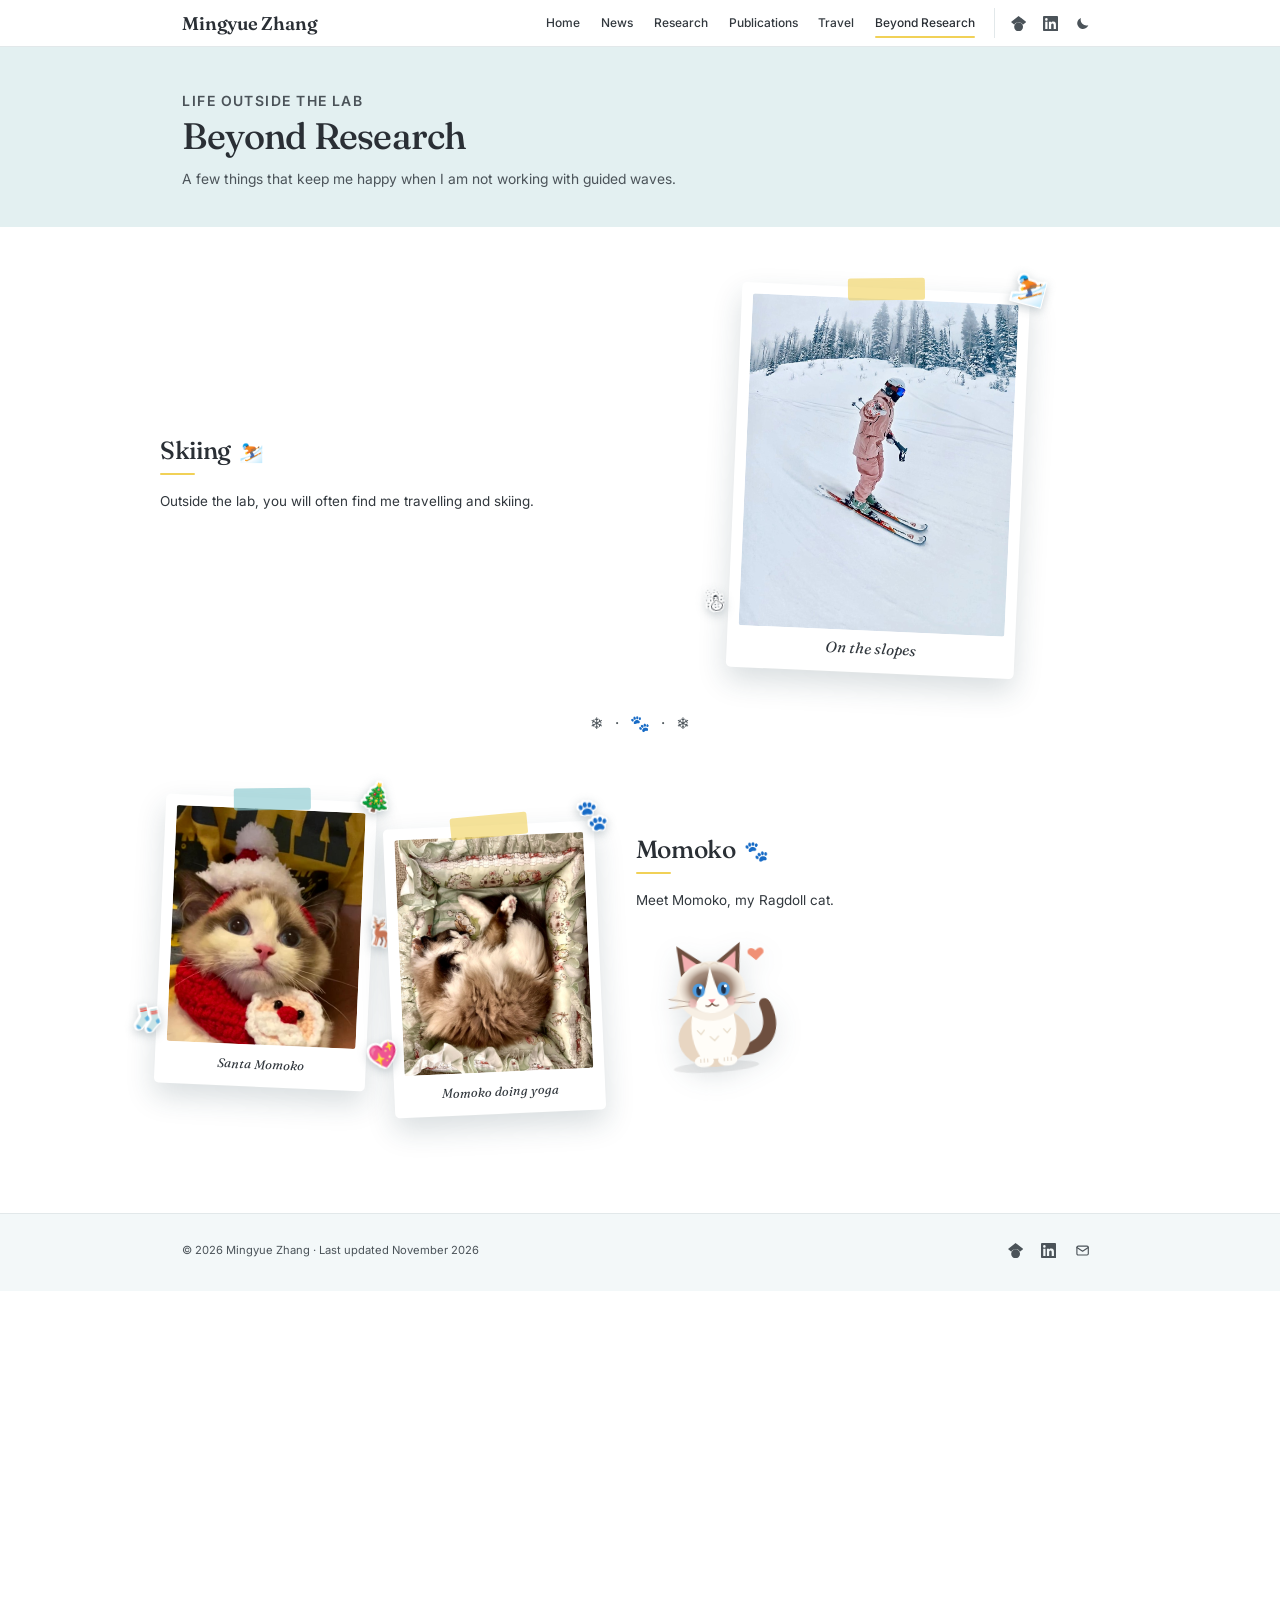
<file: beyond.html>
<!doctype html>
<html lang="en">
<head>
<meta charset="utf-8">
<meta name="viewport" content="width=device-width, initial-scale=1">
<title>Beyond Research | Mingyue Zhang</title>
<meta name="description" content="Life outside the lab, skiing and Momoko the cat.">
<link rel="icon" href="assets/img/favicon.svg?v=2" type="image/svg+xml">
<link rel="preconnect" href="https://fonts.googleapis.com">
<link rel="preconnect" href="https://fonts.gstatic.com" crossorigin>
<link rel="stylesheet" href="https://fonts.googleapis.com/css2?family=Fraunces:opsz,wght@9..144,400;9..144,500;9..144,600&family=Inter:wght@400;500;600&display=swap">
<link rel="stylesheet" href="assets/css/style.css">
<script>(function(){var t=null;try{t=localStorage.getItem("theme");}catch(e){}if(!t&&window.matchMedia)t=matchMedia("(prefers-color-scheme: dark)").matches?"dark":"light";if(t)document.documentElement.setAttribute("data-theme",t);})();</script>
</head>
<body>
<a class="skip-link" href="#main">Skip to content</a>

<header class="site-header">
  <div class="header-inner">
    <a class="brand" href="index.html">Mingyue Zhang</a>
    <nav class="nav" aria-label="Main">
      <ul class="nav-links" id="nav-links">
        <li><a href="index.html">Home</a></li>
        <li><a href="news.html">News</a></li>
        <li><a href="research.html">Research</a></li>
        <li><a href="publications.html">Publications</a></li>
        <li><a href="travel.html">Travel</a></li>
        <li><a href="beyond.html" class="active" aria-current="page">Beyond Research</a></li>
      </ul>
      <div class="nav-icons">
        <a class="icon-btn icon-social" href="https://scholar.google.com/citations?user=IUCalcwAAAAJ&amp;hl=en" aria-label="Google Scholar" title="Google Scholar"><svg viewBox="0 0 24 24" fill="currentColor" aria-hidden="true"><path d="M5.242 13.769L0 9.5 12 0l12 9.5-5.242 4.269C17.548 11.249 14.978 9.5 12 9.5c-2.977 0-5.548 1.748-6.758 4.269zM12 10a7 7 0 1 0 0 14 7 7 0 0 0 0-14z"/></svg></a>
        <a class="icon-btn icon-social" href="https://www.linkedin.com/in/mingyue-zhang-research/" aria-label="LinkedIn" title="LinkedIn"><svg viewBox="0 0 24 24" fill="currentColor" aria-hidden="true"><path d="M20.447 20.452h-3.554v-5.569c0-1.328-.027-3.037-1.852-3.037-1.853 0-2.136 1.445-2.136 2.939v5.667H9.351V9h3.414v1.561h.046c.477-.9 1.637-1.85 3.37-1.85 3.601 0 4.267 2.37 4.267 5.455v6.286zM5.337 7.433a2.062 2.062 0 1 1 0-4.125 2.062 2.062 0 0 1 0 4.125zM7.119 20.452H3.555V9h3.564v11.452zM22.225 0H1.771C.792 0 0 .774 0 1.729v20.542C0 23.227.792 24 1.771 24h20.451C23.2 24 24 23.227 24 22.271V1.729C24 .774 23.2 0 22.222 0h.003z"/></svg></a>
        <button class="icon-btn theme-toggle" type="button" aria-label="Switch to dark mode"><svg class="icon-moon" viewBox="0 0 24 24" aria-hidden="true"><path d="M21 14.5A9 9 0 0 1 9.5 3a9 9 0 1 0 11.5 11.5Z" fill="currentColor"/></svg><svg class="icon-sun" viewBox="0 0 24 24" fill="none" stroke="currentColor" stroke-width="1.8" stroke-linecap="round" aria-hidden="true"><circle cx="12" cy="12" r="4.2"/><path d="M12 2.5v2.2M12 19.3v2.2M2.5 12h2.2M19.3 12h2.2M5.3 5.3l1.6 1.6M17.1 17.1l1.6 1.6M5.3 18.7l1.6-1.6M17.1 6.9l1.6-1.6"/></svg></button>
        <button class="icon-btn menu-toggle" type="button" aria-controls="nav-links" aria-expanded="false" aria-label="Menu"><svg viewBox="0 0 24 24" fill="none" stroke="currentColor" stroke-width="2" stroke-linecap="round" aria-hidden="true"><path d="M4 7h16M4 12h16M4 17h16"/></svg></button>
      </div>
    </nav>
  </div>
</header>

<main id="main">

  <section class="page-head">
    <div class="container page-head-grid">
      <div>
        <p class="eyebrow">Life Outside the Lab</p>
        <h1>Beyond Research</h1>
        <p>A few things that keep me happy when I am not working with guided waves.</p>
      </div>
      <svg class="burst" viewBox="0 0 390 58" aria-hidden="true"><defs><linearGradient id="burst-grad-n" gradientUnits="userSpaceOnUse" x1="98" x2="292" y1="0" y2="0"><stop offset="0" stop-color="#f3b07a"/><stop offset="1" stop-color="#e58fb4"/></linearGradient><linearGradient id="burst-grad-b" gradientUnits="userSpaceOnUse" x1="66" x2="168" y1="0" y2="0"><stop offset="0" stop-color="#5cc2a8"/><stop offset="1" stop-color="#6a9be0"/></linearGradient></defs><path class="wave-n" pathLength="1" d="M0.0 29.0 L0.6 29.0 L1.1 29.0 L1.7 29.0 L2.2 29.0 L2.8 29.0 L3.3 29.0 L3.9 29.0 L4.5 29.0 L5.0 29.0 L5.6 29.0 L6.1 29.0 L6.7 29.0 L7.2 29.0 L7.8 29.0 L8.4 29.0 L8.9 29.0 L9.5 29.0 L10.0 29.0 L10.6 29.0 L11.1 29.0 L11.7 29.0 L12.3 29.0 L12.8 29.0 L13.4 29.0 L13.9 29.0 L14.5 29.0 L15.0 29.0 L15.6 29.0 L16.2 29.0 L16.7 29.0 L17.3 29.0 L17.8 29.0 L18.4 29.0 L18.9 29.0 L19.5 29.0 L20.1 29.0 L20.6 29.0 L21.2 29.0 L21.7 29.0 L22.3 29.0 L22.8 29.0 L23.4 29.0 L24.0 29.0 L24.5 29.0 L25.1 29.0 L25.6 29.0 L26.2 29.0 L26.7 29.0 L27.3 29.0 L27.9 29.0 L28.4 29.0 L29.0 29.0 L29.5 29.0 L30.1 29.0 L30.6 29.0 L31.2 29.0 L31.8 29.0 L32.3 29.0 L32.9 29.0 L33.4 29.0 L34.0 29.0 L34.5 29.0 L35.1 29.0 L35.7 29.0 L36.2 28.9 L36.8 28.9 L37.3 28.9 L37.9 28.9 L38.4 28.9 L39.0 28.9 L39.6 28.9 L40.1 28.9 L40.7 28.9 L41.2 28.9 L41.8 28.9 L42.3 28.9 L42.9 28.9 L43.5 28.9 L44.0 28.9 L44.6 28.9 L45.1 28.9 L45.7 28.9 L46.2 28.9 L46.8 28.9 L47.4 29.0 L47.9 29.0 L48.5 29.0 L49.0 29.0 L49.6 29.0 L50.1 29.1 L50.7 29.1 L51.3 29.1 L51.8 29.1 L52.4 29.2 L52.9 29.2 L53.5 29.2 L54.0 29.2 L54.6 29.3 L55.2 29.3 L55.7 29.3 L56.3 29.3 L56.8 29.3 L57.4 29.3 L57.9 29.3 L58.5 29.3 L59.1 29.3 L59.6 29.3 L60.2 29.3 L60.7 29.3 L61.3 29.3 L61.8 29.3 L62.4 29.2 L63.0 29.2 L63.5 29.1 L64.1 29.1 L64.6 29.0 L65.2 29.0 L65.7 28.9 L66.3 28.9 L66.9 28.8 L67.4 28.7 L68.0 28.7 L68.5 28.6 L69.1 28.5 L69.6 28.5 L70.2 28.4 L70.8 28.3 L71.3 28.3 L71.9 28.2 L72.4 28.2 L73.0 28.2 L73.5 28.1 L74.1 28.1 L74.7 28.1 L75.2 28.1 L75.8 28.1 L76.3 28.2 L76.9 28.2 L77.4 28.3 L78.0 28.3 L78.6 28.4 L79.1 28.5 L79.7 28.6 L80.2 28.8 L80.8 28.9 L81.3 29.0 L81.9 29.2 L82.5 29.3 L83.0 29.5 L83.6 29.6 L84.1 29.8 L84.7 30.0 L85.2 30.1 L85.8 30.3 L86.4 30.4 L86.9 30.6 L87.5 30.7 L88.0 30.8 L88.6 30.9 L89.1 30.9 L89.7 31.0 L90.3 31.0 L90.8 31.0 L91.4 31.0 L91.9 31.0 L92.5 30.9 L93.0 30.8 L93.6 30.6 L94.2 30.5 L94.7 30.3 L95.3 30.1 L95.8 29.8 L96.4 29.6 L96.9 29.3 L97.5 29.0 L98.1 28.7 L98.6 28.4 L99.2 28.0 L99.7 27.7 L100.3 27.3 L100.8 27.0 L101.4 26.7 L102.0 26.4 L102.5 26.1 L103.1 25.8 L103.6 25.5 L104.2 25.3 L104.7 25.1 L105.3 25.0 L105.9 24.9 L106.4 24.9 L107.0 24.9 L107.5 24.9 L108.1 25.0 L108.6 25.2 L109.2 25.4 L109.8 25.7 L110.3 26.0 L110.9 26.4 L111.4 26.8 L112.0 27.3 L112.5 27.8 L113.1 28.3 L113.7 28.9 L114.2 29.5 L114.8 30.1 L115.3 30.8 L115.9 31.4 L116.4 32.0 L117.0 32.7 L117.6 33.3 L118.1 33.9 L118.7 34.4 L119.2 34.9 L119.8 35.3 L120.3 35.7 L120.9 36.0 L121.5 36.3 L122.0 36.4 L122.6 36.5 L123.1 36.5 L123.7 36.4 L124.2 36.2 L124.8 35.9 L125.4 35.5 L125.9 35.0 L126.5 34.4 L127.0 33.7 L127.6 33.0 L128.1 32.2 L128.7 31.3 L129.3 30.3 L129.8 29.3 L130.4 28.3 L130.9 27.2 L131.5 26.2 L132.0 25.1 L132.6 24.0 L133.2 23.0 L133.7 22.0 L134.3 21.1 L134.8 20.2 L135.4 19.4 L135.9 18.7 L136.5 18.1 L137.1 17.6 L137.6 17.3 L138.2 17.0 L138.7 16.9 L139.3 17.0 L139.8 17.2 L140.4 17.5 L141.0 18.0 L141.5 18.7 L142.1 19.5 L142.6 20.4 L143.2 21.4 L143.7 22.6 L144.3 23.9 L144.9 25.3 L145.4 26.7 L146.0 28.2 L146.5 29.8 L147.1 31.4 L147.6 33.0 L148.2 34.6 L148.8 36.1 L149.3 37.7 L149.9 39.1 L150.4 40.5 L151.0 41.7 L151.5 42.9 L152.1 43.8 L152.7 44.7 L153.2 45.3 L153.8 45.8 L154.3 46.1 L154.9 46.2 L155.4 46.1 L156.0 45.8 L156.6 45.3 L157.1 44.5 L157.7 43.6 L158.2 42.5 L158.8 41.2 L159.3 39.7 L159.9 38.1 L160.5 36.3 L161.0 34.4 L161.6 32.5 L162.1 30.4 L162.7 28.3 L163.2 26.2 L163.8 24.0 L164.4 21.9 L164.9 19.9 L165.5 17.9 L166.0 16.0 L166.6 14.3 L167.1 12.7 L167.7 11.2 L168.3 10.0 L168.8 9.0 L169.4 8.1 L169.9 7.6 L170.5 7.3 L171.0 7.2 L171.6 7.4 L172.2 7.8 L172.7 8.5 L173.3 9.5 L173.8 10.7 L174.4 12.1 L174.9 13.7 L175.5 15.6 L176.1 17.6 L176.6 19.7 L177.2 22.0 L177.7 24.4 L178.3 26.9 L178.8 29.4 L179.4 32.0 L180.0 34.5 L180.5 37.0 L181.1 39.4 L181.6 41.6 L182.2 43.8 L182.7 45.8 L183.3 47.6 L183.9 49.2 L184.4 50.6 L185.0 51.7 L185.5 52.6 L186.1 53.2 L186.6 53.5 L187.2 53.5 L187.8 53.3 L188.3 52.7 L188.9 51.9 L189.4 50.8 L190.0 49.4 L190.5 47.8 L191.1 46.0 L191.7 44.0 L192.2 41.8 L192.8 39.4 L193.3 36.9 L193.9 34.3 L194.4 31.7 L195.0 29.0 L195.6 26.3 L196.1 23.7 L196.7 21.1 L197.2 18.6 L197.8 16.2 L198.3 14.0 L198.9 12.0 L199.5 10.2 L200.0 8.6 L200.6 7.2 L201.1 6.1 L201.7 5.3 L202.2 4.7 L202.8 4.5 L203.4 4.5 L203.9 4.8 L204.5 5.4 L205.0 6.3 L205.6 7.4 L206.1 8.8 L206.7 10.4 L207.3 12.2 L207.8 14.2 L208.4 16.4 L208.9 18.6 L209.5 21.0 L210.0 23.5 L210.6 26.0 L211.2 28.6 L211.7 31.1 L212.3 33.6 L212.8 36.0 L213.4 38.3 L213.9 40.4 L214.5 42.4 L215.1 44.3 L215.6 45.9 L216.2 47.3 L216.7 48.5 L217.3 49.5 L217.8 50.2 L218.4 50.6 L219.0 50.8 L219.5 50.7 L220.1 50.4 L220.6 49.9 L221.2 49.0 L221.7 48.0 L222.3 46.8 L222.9 45.3 L223.4 43.7 L224.0 42.0 L224.5 40.1 L225.1 38.1 L225.6 36.1 L226.2 34.0 L226.8 31.8 L227.3 29.7 L227.9 27.6 L228.4 25.5 L229.0 23.6 L229.5 21.7 L230.1 19.9 L230.7 18.3 L231.2 16.8 L231.8 15.5 L232.3 14.4 L232.9 13.5 L233.4 12.7 L234.0 12.2 L234.6 11.9 L235.1 11.8 L235.7 11.9 L236.2 12.2 L236.8 12.7 L237.3 13.3 L237.9 14.2 L238.5 15.1 L239.0 16.3 L239.6 17.5 L240.1 18.9 L240.7 20.3 L241.2 21.9 L241.8 23.4 L242.4 25.0 L242.9 26.6 L243.5 28.2 L244.0 29.8 L244.6 31.3 L245.1 32.7 L245.7 34.1 L246.3 35.4 L246.8 36.6 L247.4 37.6 L247.9 38.5 L248.5 39.3 L249.0 40.0 L249.6 40.5 L250.2 40.8 L250.7 41.0 L251.3 41.1 L251.8 41.0 L252.4 40.7 L252.9 40.4 L253.5 39.9 L254.1 39.3 L254.6 38.6 L255.2 37.8 L255.7 36.9 L256.3 36.0 L256.8 35.0 L257.4 34.0 L258.0 32.9 L258.5 31.8 L259.1 30.8 L259.6 29.7 L260.2 28.7 L260.7 27.7 L261.3 26.7 L261.9 25.8 L262.4 25.0 L263.0 24.3 L263.5 23.6 L264.1 23.0 L264.6 22.5 L265.2 22.1 L265.8 21.8 L266.3 21.6 L266.9 21.5 L267.4 21.5 L268.0 21.6 L268.5 21.7 L269.1 22.0 L269.7 22.3 L270.2 22.7 L270.8 23.1 L271.3 23.6 L271.9 24.1 L272.4 24.7 L273.0 25.3 L273.6 26.0 L274.1 26.6 L274.7 27.2 L275.2 27.9 L275.8 28.5 L276.3 29.1 L276.9 29.7 L277.5 30.2 L278.0 30.7 L278.6 31.2 L279.1 31.6 L279.7 32.0 L280.2 32.3 L280.8 32.6 L281.4 32.8 L281.9 33.0 L282.5 33.1 L283.0 33.1 L283.6 33.1 L284.1 33.1 L284.7 33.0 L285.3 32.9 L285.8 32.7 L286.4 32.5 L286.9 32.2 L287.5 31.9 L288.0 31.6 L288.6 31.3 L289.2 31.0 L289.7 30.7 L290.3 30.3 L290.8 30.0 L291.4 29.6 L291.9 29.3 L292.5 29.0 L293.1 28.7 L293.6 28.4 L294.2 28.2 L294.7 27.9 L295.3 27.7 L295.8 27.5 L296.4 27.4 L297.0 27.2 L297.5 27.1 L298.1 27.0 L298.6 27.0 L299.2 27.0 L299.7 27.0 L300.3 27.0 L300.9 27.1 L301.4 27.1 L302.0 27.2 L302.5 27.3 L303.1 27.4 L303.6 27.6 L304.2 27.7 L304.8 27.9 L305.3 28.0 L305.9 28.2 L306.4 28.4 L307.0 28.5 L307.5 28.7 L308.1 28.8 L308.7 29.0 L309.2 29.1 L309.8 29.2 L310.3 29.4 L310.9 29.5 L311.4 29.6 L312.0 29.7 L312.6 29.7 L313.1 29.8 L313.7 29.8 L314.2 29.9 L314.8 29.9 L315.3 29.9 L315.9 29.9 L316.5 29.9 L317.0 29.8 L317.6 29.8 L318.1 29.8 L318.7 29.7 L319.2 29.7 L319.8 29.6 L320.4 29.5 L320.9 29.5 L321.5 29.4 L322.0 29.3 L322.6 29.3 L323.1 29.2 L323.7 29.1 L324.3 29.1 L324.8 29.0 L325.4 29.0 L325.9 28.9 L326.5 28.9 L327.0 28.8 L327.6 28.8 L328.2 28.7 L328.7 28.7 L329.3 28.7 L329.8 28.7 L330.4 28.7 L330.9 28.7 L331.5 28.7 L332.1 28.7 L332.6 28.7 L333.2 28.7 L333.7 28.7 L334.3 28.7 L334.8 28.7 L335.4 28.7 L336.0 28.8 L336.5 28.8 L337.1 28.8 L337.6 28.8 L338.2 28.9 L338.7 28.9 L339.3 28.9 L339.9 28.9 L340.4 29.0 L341.0 29.0 L341.5 29.0 L342.1 29.0 L342.6 29.0 L343.2 29.1 L343.8 29.1 L344.3 29.1 L344.9 29.1 L345.4 29.1 L346.0 29.1 L346.5 29.1 L347.1 29.1 L347.7 29.1 L348.2 29.1 L348.8 29.1 L349.3 29.1 L349.9 29.1 L350.4 29.1 L351.0 29.1 L351.6 29.1 L352.1 29.1 L352.7 29.1 L353.2 29.1 L353.8 29.1 L354.3 29.0 L354.9 29.0 L355.5 29.0 L356.0 29.0 L356.6 29.0 L357.1 29.0 L357.7 29.0 L358.2 29.0 L358.8 29.0 L359.4 29.0 L359.9 29.0 L360.5 29.0 L361.0 29.0 L361.6 29.0 L362.1 29.0 L362.7 29.0 L363.3 29.0 L363.8 29.0 L364.4 29.0 L364.9 29.0 L365.5 29.0 L366.0 29.0 L366.6 29.0 L367.2 29.0 L367.7 29.0 L368.3 29.0 L368.8 29.0 L369.4 29.0 L369.9 29.0 L370.5 29.0 L371.1 29.0 L371.6 29.0 L372.2 29.0 L372.7 29.0 L373.3 29.0 L373.8 29.0 L374.4 29.0 L375.0 29.0 L375.5 29.0 L376.1 29.0 L376.6 29.0 L377.2 29.0 L377.7 29.0 L378.3 29.0 L378.9 29.0 L379.4 29.0 L380.0 29.0 L380.5 29.0 L381.1 29.0 L381.6 29.0 L382.2 29.0 L382.8 29.0 L383.3 29.0 L383.9 29.0 L384.4 29.0 L385.0 29.0 L385.5 29.0 L386.1 29.0 L386.7 29.0 L387.2 29.0 L387.8 29.0 L388.3 29.0 L388.9 29.0 L389.4 29.0 L390.0 29.0" stroke="url(#burst-grad-n)" stroke-width="1.8"/><path class="wave-b" pathLength="1" d="M0.0 29.0 L0.6 29.0 L1.1 29.0 L1.7 29.0 L2.2 29.0 L2.8 29.0 L3.3 29.0 L3.9 29.0 L4.5 28.9 L5.0 28.9 L5.6 28.9 L6.1 28.9 L6.7 28.9 L7.2 28.9 L7.8 28.9 L8.4 28.9 L8.9 28.9 L9.5 28.9 L10.0 28.9 L10.6 28.9 L11.1 28.8 L11.7 28.8 L12.3 28.8 L12.8 28.8 L13.4 28.8 L13.9 28.8 L14.5 28.8 L15.0 28.9 L15.6 28.9 L16.2 28.9 L16.7 28.9 L17.3 28.9 L17.8 28.9 L18.4 28.9 L18.9 29.0 L19.5 29.0 L20.1 29.0 L20.6 29.1 L21.2 29.1 L21.7 29.1 L22.3 29.2 L22.8 29.2 L23.4 29.3 L24.0 29.3 L24.5 29.4 L25.1 29.4 L25.6 29.5 L26.2 29.5 L26.7 29.6 L27.3 29.6 L27.9 29.7 L28.4 29.7 L29.0 29.8 L29.5 29.8 L30.1 29.8 L30.6 29.8 L31.2 29.9 L31.8 29.9 L32.3 29.9 L32.9 29.9 L33.4 29.8 L34.0 29.8 L34.5 29.8 L35.1 29.7 L35.7 29.7 L36.2 29.6 L36.8 29.5 L37.3 29.4 L37.9 29.3 L38.4 29.1 L39.0 29.0 L39.6 28.8 L40.1 28.7 L40.7 28.5 L41.2 28.3 L41.8 28.1 L42.3 27.9 L42.9 27.7 L43.5 27.5 L44.0 27.3 L44.6 27.1 L45.1 26.9 L45.7 26.7 L46.2 26.6 L46.8 26.4 L47.4 26.2 L47.9 26.1 L48.5 25.9 L49.0 25.8 L49.6 25.8 L50.1 25.7 L50.7 25.7 L51.3 25.7 L51.8 25.7 L52.4 25.8 L52.9 25.9 L53.5 26.0 L54.0 26.2 L54.6 26.4 L55.2 26.7 L55.7 27.0 L56.3 27.3 L56.8 27.7 L57.4 28.1 L57.9 28.5 L58.5 29.0 L59.1 29.5 L59.6 30.0 L60.2 30.6 L60.7 31.2 L61.3 31.7 L61.8 32.3 L62.4 32.9 L63.0 33.5 L63.5 34.1 L64.1 34.7 L64.6 35.2 L65.2 35.7 L65.7 36.2 L66.3 36.7 L66.9 37.1 L67.4 37.4 L68.0 37.7 L68.5 37.9 L69.1 38.1 L69.6 38.1 L70.2 38.1 L70.8 38.0 L71.3 37.9 L71.9 37.6 L72.4 37.2 L73.0 36.8 L73.5 36.3 L74.1 35.6 L74.7 34.9 L75.2 34.1 L75.8 33.2 L76.3 32.3 L76.9 31.2 L77.4 30.1 L78.0 29.0 L78.6 27.8 L79.1 26.6 L79.7 25.3 L80.2 24.1 L80.8 22.8 L81.3 21.5 L81.9 20.3 L82.5 19.0 L83.0 17.9 L83.6 16.7 L84.1 15.7 L84.7 14.7 L85.2 13.9 L85.8 13.1 L86.4 12.4 L86.9 11.9 L87.5 11.5 L88.0 11.2 L88.6 11.1 L89.1 11.1 L89.7 11.3 L90.3 11.7 L90.8 12.2 L91.4 12.9 L91.9 13.7 L92.5 14.7 L93.0 15.8 L93.6 17.1 L94.2 18.5 L94.7 20.0 L95.3 21.6 L95.8 23.3 L96.4 25.2 L96.9 27.1 L97.5 29.0 L98.1 31.0 L98.6 33.0 L99.2 35.0 L99.7 37.0 L100.3 39.0 L100.8 40.9 L101.4 42.7 L102.0 44.5 L102.5 46.1 L103.1 47.7 L103.6 49.1 L104.2 50.3 L104.7 51.4 L105.3 52.3 L105.9 53.0 L106.4 53.6 L107.0 53.9 L107.5 54.0 L108.1 53.9 L108.6 53.6 L109.2 53.1 L109.8 52.4 L110.3 51.5 L110.9 50.4 L111.4 49.1 L112.0 47.6 L112.5 46.0 L113.1 44.2 L113.7 42.3 L114.2 40.3 L114.8 38.2 L115.3 35.9 L115.9 33.7 L116.4 31.3 L117.0 29.0 L117.6 26.7 L118.1 24.3 L118.7 22.1 L119.2 19.8 L119.8 17.7 L120.3 15.7 L120.9 13.8 L121.5 12.0 L122.0 10.4 L122.6 8.9 L123.1 7.6 L123.7 6.5 L124.2 5.6 L124.8 4.9 L125.4 4.4 L125.9 4.1 L126.5 4.0 L127.0 4.1 L127.6 4.4 L128.1 5.0 L128.7 5.7 L129.3 6.6 L129.8 7.7 L130.4 8.9 L130.9 10.3 L131.5 11.9 L132.0 13.5 L132.6 15.3 L133.2 17.1 L133.7 19.0 L134.3 21.0 L134.8 23.0 L135.4 25.0 L135.9 27.0 L136.5 29.0 L137.1 30.9 L137.6 32.8 L138.2 34.7 L138.7 36.4 L139.3 38.0 L139.8 39.5 L140.4 40.9 L141.0 42.2 L141.5 43.3 L142.1 44.3 L142.6 45.1 L143.2 45.8 L143.7 46.3 L144.3 46.7 L144.9 46.9 L145.4 46.9 L146.0 46.8 L146.5 46.5 L147.1 46.1 L147.6 45.6 L148.2 44.9 L148.8 44.1 L149.3 43.3 L149.9 42.3 L150.4 41.3 L151.0 40.1 L151.5 39.0 L152.1 37.7 L152.7 36.5 L153.2 35.2 L153.8 33.9 L154.3 32.7 L154.9 31.4 L155.4 30.2 L156.0 29.0 L156.6 27.9 L157.1 26.8 L157.7 25.7 L158.2 24.8 L158.8 23.9 L159.3 23.1 L159.9 22.4 L160.5 21.7 L161.0 21.2 L161.6 20.8 L162.1 20.4 L162.7 20.1 L163.2 20.0 L163.8 19.9 L164.4 19.9 L164.9 19.9 L165.5 20.1 L166.0 20.3 L166.6 20.6 L167.1 20.9 L167.7 21.3 L168.3 21.8 L168.8 22.3 L169.4 22.8 L169.9 23.3 L170.5 23.9 L171.0 24.5 L171.6 25.1 L172.2 25.7 L172.7 26.3 L173.3 26.8 L173.8 27.4 L174.4 28.0 L174.9 28.5 L175.5 29.0 L176.1 29.5 L176.6 29.9 L177.2 30.3 L177.7 30.7 L178.3 31.0 L178.8 31.3 L179.4 31.6 L180.0 31.8 L180.5 32.0 L181.1 32.1 L181.6 32.2 L182.2 32.3 L182.7 32.3 L183.3 32.3 L183.9 32.3 L184.4 32.2 L185.0 32.2 L185.5 32.1 L186.1 31.9 L186.6 31.8 L187.2 31.6 L187.8 31.4 L188.3 31.3 L188.9 31.1 L189.4 30.9 L190.0 30.7 L190.5 30.5 L191.1 30.3 L191.7 30.1 L192.2 29.9 L192.8 29.7 L193.3 29.5 L193.9 29.3 L194.4 29.2 L195.0 29.0 L195.6 28.9 L196.1 28.7 L196.7 28.6 L197.2 28.5 L197.8 28.4 L198.3 28.3 L198.9 28.3 L199.5 28.2 L200.0 28.2 L200.6 28.2 L201.1 28.1 L201.7 28.1 L202.2 28.1 L202.8 28.1 L203.4 28.2 L203.9 28.2 L204.5 28.2 L205.0 28.2 L205.6 28.3 L206.1 28.3 L206.7 28.4 L207.3 28.4 L207.8 28.5 L208.4 28.5 L208.9 28.6 L209.5 28.6 L210.0 28.7 L210.6 28.7 L211.2 28.8 L211.7 28.8 L212.3 28.9 L212.8 28.9 L213.4 28.9 L213.9 29.0 L214.5 29.0 L215.1 29.0 L215.6 29.1 L216.2 29.1 L216.7 29.1 L217.3 29.1 L217.8 29.1 L218.4 29.1 L219.0 29.1 L219.5 29.2 L220.1 29.2 L220.6 29.2 L221.2 29.2 L221.7 29.2 L222.3 29.2 L222.9 29.2 L223.4 29.1 L224.0 29.1 L224.5 29.1 L225.1 29.1 L225.6 29.1 L226.2 29.1 L226.8 29.1 L227.3 29.1 L227.9 29.1 L228.4 29.1 L229.0 29.1 L229.5 29.1 L230.1 29.0 L230.7 29.0 L231.2 29.0 L231.8 29.0 L232.3 29.0 L232.9 29.0 L233.4 29.0 L234.0 29.0 L234.6 29.0 L235.1 29.0 L235.7 29.0 L236.2 29.0 L236.8 29.0 L237.3 29.0 L237.9 29.0 L238.5 29.0 L239.0 29.0 L239.6 29.0 L240.1 29.0 L240.7 29.0 L241.2 29.0 L241.8 29.0 L242.4 29.0 L242.9 29.0 L243.5 29.0 L244.0 29.0 L244.6 29.0 L245.1 29.0 L245.7 29.0 L246.3 29.0 L246.8 29.0 L247.4 29.0 L247.9 29.0 L248.5 29.0 L249.0 29.0 L249.6 29.0 L250.2 29.0 L250.7 29.0 L251.3 29.0 L251.8 29.0 L252.4 29.0 L252.9 29.0 L253.5 29.0 L254.1 29.0 L254.6 29.0 L255.2 29.0 L255.7 29.0 L256.3 29.0 L256.8 29.0 L257.4 29.0 L258.0 29.0 L258.5 29.0 L259.1 29.0 L259.6 29.0 L260.2 29.0 L260.7 29.0 L261.3 29.0 L261.9 29.0 L262.4 29.0 L263.0 29.0 L263.5 29.0 L264.1 29.0 L264.6 29.0 L265.2 29.0 L265.8 29.0 L266.3 29.0 L266.9 29.0 L267.4 29.0 L268.0 29.0 L268.5 29.0 L269.1 29.0 L269.7 29.0 L270.2 29.0 L270.8 29.0 L271.3 29.0 L271.9 29.0 L272.4 29.0 L273.0 29.0 L273.6 29.0 L274.1 29.0 L274.7 29.0 L275.2 29.0 L275.8 29.0 L276.3 29.0 L276.9 29.0 L277.5 29.0 L278.0 29.0 L278.6 29.0 L279.1 29.0 L279.7 29.0 L280.2 29.0 L280.8 29.0 L281.4 29.0 L281.9 29.0 L282.5 29.0 L283.0 29.0 L283.6 29.0 L284.1 29.0 L284.7 29.0 L285.3 29.0 L285.8 29.0 L286.4 29.0 L286.9 29.0 L287.5 29.0 L288.0 29.0 L288.6 29.0 L289.2 29.0 L289.7 29.0 L290.3 29.0 L290.8 29.0 L291.4 29.0 L291.9 29.0 L292.5 29.0 L293.1 29.0 L293.6 29.0 L294.2 29.0 L294.7 29.0 L295.3 29.0 L295.8 29.0 L296.4 29.0 L297.0 29.0 L297.5 29.0 L298.1 29.0 L298.6 29.0 L299.2 29.0 L299.7 29.0 L300.3 29.0 L300.9 29.0 L301.4 29.0 L302.0 29.0 L302.5 29.0 L303.1 29.0 L303.6 29.0 L304.2 29.0 L304.8 29.0 L305.3 29.0 L305.9 29.0 L306.4 29.0 L307.0 29.0 L307.5 29.0 L308.1 29.0 L308.7 29.0 L309.2 29.0 L309.8 29.0 L310.3 29.0 L310.9 29.0 L311.4 29.0 L312.0 29.0 L312.6 29.0 L313.1 29.0 L313.7 29.0 L314.2 29.0 L314.8 29.0 L315.3 29.0 L315.9 29.0 L316.5 29.0 L317.0 29.0 L317.6 29.0 L318.1 29.0 L318.7 29.0 L319.2 29.0 L319.8 29.0 L320.4 29.0 L320.9 29.0 L321.5 29.0 L322.0 29.0 L322.6 29.0 L323.1 29.0 L323.7 29.0 L324.3 29.0 L324.8 29.0 L325.4 29.0 L325.9 29.0 L326.5 29.0 L327.0 29.0 L327.6 29.0 L328.2 29.0 L328.7 29.0 L329.3 29.0 L329.8 29.0 L330.4 29.0 L330.9 29.0 L331.5 29.0 L332.1 29.0 L332.6 29.0 L333.2 29.0 L333.7 29.0 L334.3 29.0 L334.8 29.0 L335.4 29.0 L336.0 29.0 L336.5 29.0 L337.1 29.0 L337.6 29.0 L338.2 29.0 L338.7 29.0 L339.3 29.0 L339.9 29.0 L340.4 29.0 L341.0 29.0 L341.5 29.0 L342.1 29.0 L342.6 29.0 L343.2 29.0 L343.8 29.0 L344.3 29.0 L344.9 29.0 L345.4 29.0 L346.0 29.0 L346.5 29.0 L347.1 29.0 L347.7 29.0 L348.2 29.0 L348.8 29.0 L349.3 29.0 L349.9 29.0 L350.4 29.0 L351.0 29.0 L351.6 29.0 L352.1 29.0 L352.7 29.0 L353.2 29.0 L353.8 29.0 L354.3 29.0 L354.9 29.0 L355.5 29.0 L356.0 29.0 L356.6 29.0 L357.1 29.0 L357.7 29.0 L358.2 29.0 L358.8 29.0 L359.4 29.0 L359.9 29.0 L360.5 29.0 L361.0 29.0 L361.6 29.0 L362.1 29.0 L362.7 29.0 L363.3 29.0 L363.8 29.0 L364.4 29.0 L364.9 29.0 L365.5 29.0 L366.0 29.0 L366.6 29.0 L367.2 29.0 L367.7 29.0 L368.3 29.0 L368.8 29.0 L369.4 29.0 L369.9 29.0 L370.5 29.0 L371.1 29.0 L371.6 29.0 L372.2 29.0 L372.7 29.0 L373.3 29.0 L373.8 29.0 L374.4 29.0 L375.0 29.0 L375.5 29.0 L376.1 29.0 L376.6 29.0 L377.2 29.0 L377.7 29.0 L378.3 29.0 L378.9 29.0 L379.4 29.0 L380.0 29.0 L380.5 29.0 L381.1 29.0 L381.6 29.0 L382.2 29.0 L382.8 29.0 L383.3 29.0 L383.9 29.0 L384.4 29.0 L385.0 29.0 L385.5 29.0 L386.1 29.0 L386.7 29.0 L387.2 29.0 L387.8 29.0 L388.3 29.0 L388.9 29.0 L389.4 29.0 L390.0 29.0" stroke="url(#burst-grad-b)" stroke-width="2.2"/></svg>
    </div>
  </section>

  <!-- Photos: save assets/img/ski.jpg and assets/img/momoko.jpg and they appear automatically. -->

  <section class="section beyond" id="skiing">
    <div class="container feature">
      <div class="feature-text">
        <h2>Skiing <span class="emoji" aria-hidden="true">&#9975;&#65039;</span></h2>
        <p>Outside the lab, you will often find me travelling and skiing.</p>
      </div>
      <div class="feature-media">
        <figure class="polaroid">
          <span class="tape" aria-hidden="true"></span>
          <img src="assets/img/ski.jpg" onerror="this.onerror=null;this.src='assets/img/ski-placeholder.svg'" alt="Skiing" width="400" height="500">
          <figcaption>On the slopes</figcaption>
          <span class="deco deco-1" aria-hidden="true">&#9975;&#65039;</span>
          <span class="deco deco-2" aria-hidden="true">&#9731;&#65039;</span>
        </figure>
      </div>
    </div>
  </section>

  <div class="container cute-divider" aria-hidden="true"><span>&#10052;&#65039;</span><span>&middot;</span><span>&#128062;</span><span>&middot;</span><span>&#10052;&#65039;</span></div>

  <section class="section beyond" id="momoko">
    <div class="container feature reverse">
      <div class="feature-text">
        <h2>Momoko <span class="emoji" aria-hidden="true">&#128062;</span></h2>
        <!-- TODO(Mingyue): add a line or two about Momoko. -->
        <p>Meet Momoko, my Ragdoll cat.</p>
        <img class="sticker" src="assets/img/ragdoll.svg" alt="" width="190" height="190">
      </div>
      <div class="feature-media polaroid-pair">
        <figure class="polaroid">
          <span class="tape tape-aqua" aria-hidden="true"></span>
          <video src="assets/media/momoko-clip.mp4" poster="assets/media/momoko-clip.jpg" autoplay muted loop playsinline aria-label="Momoko in a Santa hat"></video>
          <figcaption>Santa Momoko</figcaption>
          <span class="deco deco-1" aria-hidden="true">&#127876;</span>
          <span class="deco deco-2" aria-hidden="true">&#129510;</span>
          <span class="deco deco-3" aria-hidden="true">&#129420;</span>
        </figure>
        <figure class="polaroid tilt-left">
          <span class="tape" aria-hidden="true"></span>
          <img src="assets/img/momoko.jpg" onerror="this.onerror=null;this.src='assets/img/momoko.svg'" alt="Momoko asleep on her back with her paws up" width="400" height="500">
          <figcaption>Momoko doing yoga</figcaption>
          <span class="deco deco-1" aria-hidden="true">&#128062;</span>
          <span class="deco deco-2" aria-hidden="true">&#128150;</span>
        </figure>
      </div>
    </div>
  </section>

</main>

<footer class="site-footer">
  <div class="footer-inner">
    <span>&copy; 2026 Mingyue Zhang &middot; Last updated November 2026</span>
    <div class="footer-links">
      <a class="icon-btn" href="https://scholar.google.com/citations?user=IUCalcwAAAAJ&amp;hl=en" aria-label="Google Scholar" title="Google Scholar"><svg viewBox="0 0 24 24" fill="currentColor" aria-hidden="true"><path d="M5.242 13.769L0 9.5 12 0l12 9.5-5.242 4.269C17.548 11.249 14.978 9.5 12 9.5c-2.977 0-5.548 1.748-6.758 4.269zM12 10a7 7 0 1 0 0 14 7 7 0 0 0 0-14z"/></svg></a>
      <a class="icon-btn" href="https://www.linkedin.com/in/mingyue-zhang-research/" aria-label="LinkedIn" title="LinkedIn"><svg viewBox="0 0 24 24" fill="currentColor" aria-hidden="true"><path d="M20.447 20.452h-3.554v-5.569c0-1.328-.027-3.037-1.852-3.037-1.853 0-2.136 1.445-2.136 2.939v5.667H9.351V9h3.414v1.561h.046c.477-.9 1.637-1.85 3.37-1.85 3.601 0 4.267 2.37 4.267 5.455v6.286zM5.337 7.433a2.062 2.062 0 1 1 0-4.125 2.062 2.062 0 0 1 0 4.125zM7.119 20.452H3.555V9h3.564v11.452zM22.225 0H1.771C.792 0 0 .774 0 1.729v20.542C0 23.227.792 24 1.771 24h20.451C23.2 24 24 23.227 24 22.271V1.729C24 .774 23.2 0 22.222 0h.003z"/></svg></a>
      <a class="icon-btn" href="mailto:miz005@ucsd.edu" aria-label="Email" title="Email"><svg viewBox="0 0 24 24" fill="none" stroke="currentColor" stroke-width="1.8" stroke-linecap="round" stroke-linejoin="round" aria-hidden="true"><rect x="3" y="5" width="18" height="14" rx="2"/><path d="m3 7 9 6 9-6"/></svg></a>
    </div>
  </div>
</footer>

<script src="assets/js/site.js"></script>
</body>
</html>
</file>
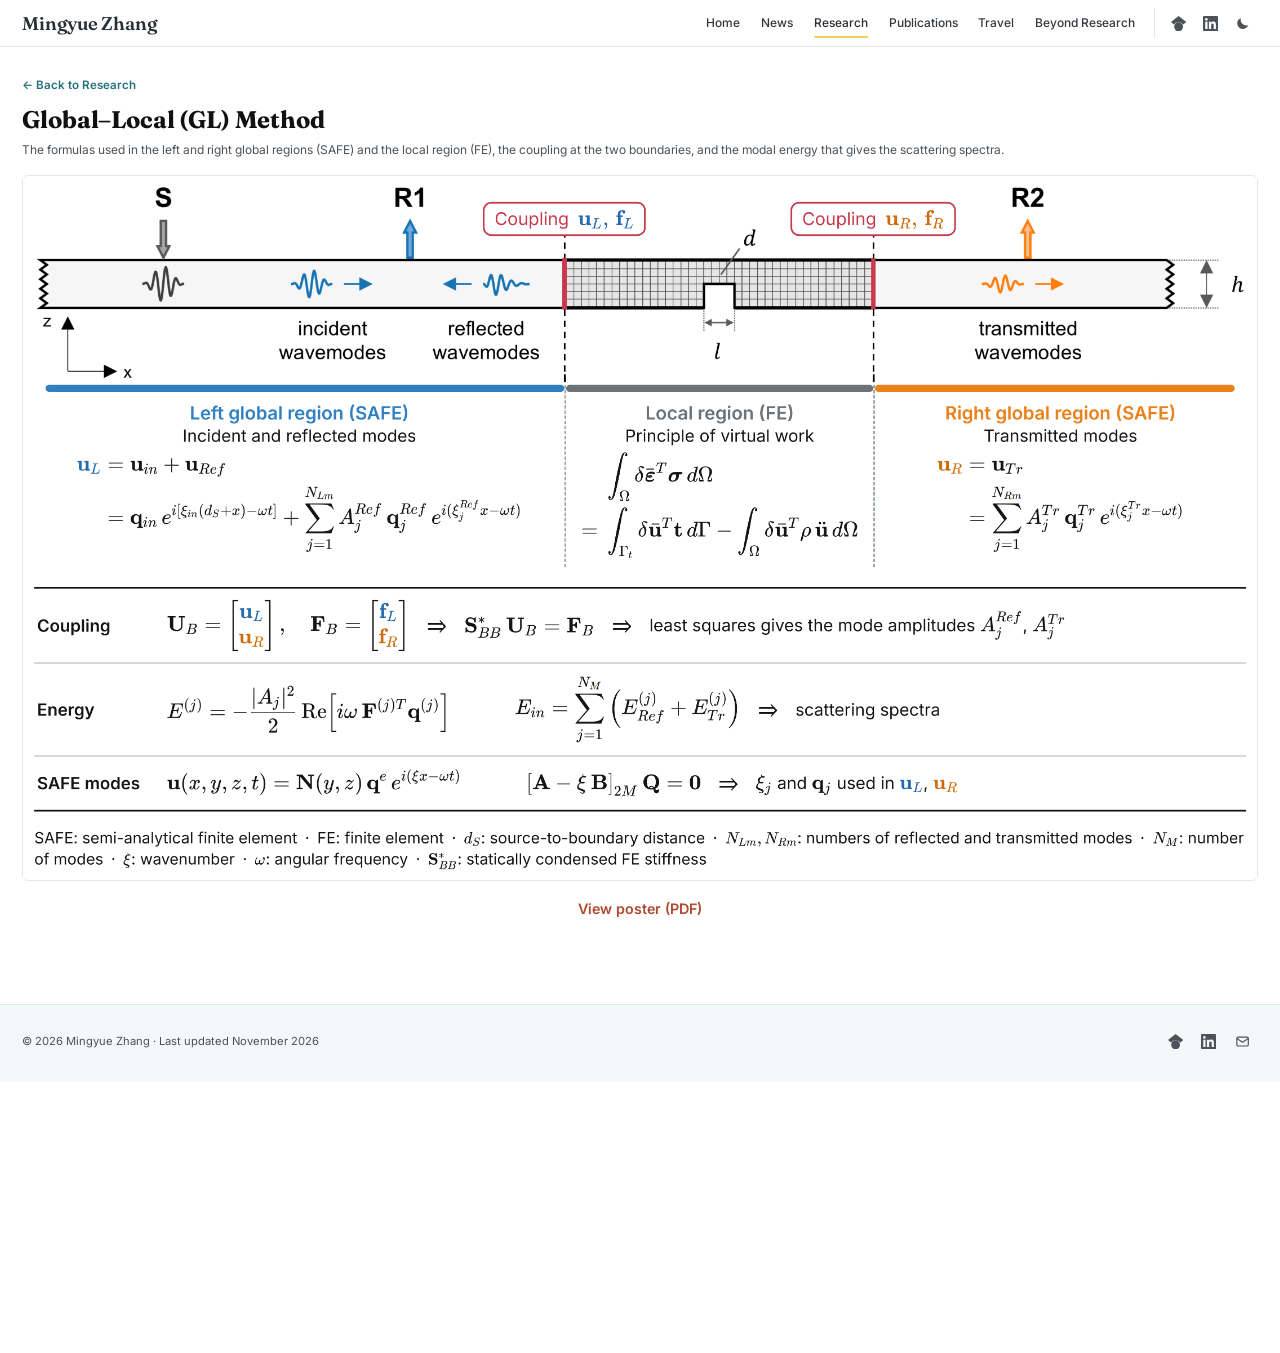
<file: gl-methodology.html>
<!doctype html>
<html lang="en">
<head>
<meta charset="utf-8">
<meta name="viewport" content="width=device-width, initial-scale=1">
<title>Global&ndash;Local (GL) Method | Mingyue Zhang</title>
<meta name="description" content="The global-local (GL) method for guided wave scattering, with the formulas of each region, by Mingyue Zhang.">
<link rel="icon" href="assets/img/favicon.svg?v=2" type="image/svg+xml">
<link rel="preconnect" href="https://fonts.googleapis.com">
<link rel="preconnect" href="https://fonts.gstatic.com" crossorigin>
<link rel="stylesheet" href="https://fonts.googleapis.com/css2?family=Fraunces:opsz,wght@9..144,400;9..144,500;9..144,600;9..144,700&family=Inter:wght@400;500;600&display=swap">
<link rel="stylesheet" href="assets/css/style.css">
<script>(function(){var t=null;try{t=localStorage.getItem("theme");}catch(e){}if(!t&&window.matchMedia)t=matchMedia("(prefers-color-scheme: dark)").matches?"dark":"light";if(t)document.documentElement.setAttribute("data-theme",t);})();</script>
</head>
<body class="page-research page-figure">
<a class="skip-link" href="#main">Skip to content</a>

<header class="site-header">
  <div class="header-inner">
    <a class="brand" href="index.html">Mingyue Zhang</a>
    <nav class="nav" aria-label="Main">
      <ul class="nav-links" id="nav-links">
        <li><a href="index.html">Home</a></li>
        <li><a href="news.html">News</a></li>
        <li><a href="research.html" class="active" aria-current="page">Research</a></li>
        <li><a href="publications.html">Publications</a></li>
        <li><a href="travel.html">Travel</a></li>
        <li><a href="beyond.html">Beyond Research</a></li>
      </ul>
      <div class="nav-icons">
        <a class="icon-btn icon-social" href="https://scholar.google.com/citations?user=IUCalcwAAAAJ&amp;hl=en" aria-label="Google Scholar" title="Google Scholar"><svg viewBox="0 0 24 24" fill="currentColor" aria-hidden="true"><path d="M5.242 13.769L0 9.5 12 0l12 9.5-5.242 4.269C17.548 11.249 14.978 9.5 12 9.5c-2.977 0-5.548 1.748-6.758 4.269zM12 10a7 7 0 1 0 0 14 7 7 0 0 0 0-14z"/></svg></a>
        <a class="icon-btn icon-social" href="https://www.linkedin.com/in/mingyue-zhang-research/" aria-label="LinkedIn" title="LinkedIn"><svg viewBox="0 0 24 24" fill="currentColor" aria-hidden="true"><path d="M20.447 20.452h-3.554v-5.569c0-1.328-.027-3.037-1.852-3.037-1.853 0-2.136 1.445-2.136 2.939v5.667H9.351V9h3.414v1.561h.046c.477-.9 1.637-1.85 3.37-1.85 3.601 0 4.267 2.37 4.267 5.455v6.286zM5.337 7.433a2.062 2.062 0 1 1 0-4.125 2.062 2.062 0 0 1 0 4.125zM7.119 20.452H3.555V9h3.564v11.452zM22.225 0H1.771C.792 0 0 .774 0 1.729v20.542C0 23.227.792 24 1.771 24h20.451C23.2 24 24 23.227 24 22.271V1.729C24 .774 23.2 0 22.222 0h.003z"/></svg></a>
        <button class="icon-btn theme-toggle" type="button" aria-label="Switch to dark mode"><svg class="icon-moon" viewBox="0 0 24 24" aria-hidden="true"><path d="M21 14.5A9 9 0 0 1 9.5 3a9 9 0 1 0 11.5 11.5Z" fill="currentColor"/></svg><svg class="icon-sun" viewBox="0 0 24 24" fill="none" stroke="currentColor" stroke-width="1.8" stroke-linecap="round" aria-hidden="true"><circle cx="12" cy="12" r="4.2"/><path d="M12 2.5v2.2M12 19.3v2.2M2.5 12h2.2M19.3 12h2.2M5.3 5.3l1.6 1.6M17.1 17.1l1.6 1.6M5.3 18.7l1.6-1.6M17.1 6.9l1.6-1.6"/></svg></button>
        <button class="icon-btn menu-toggle" type="button" aria-controls="nav-links" aria-expanded="false" aria-label="Menu"><svg viewBox="0 0 24 24" fill="none" stroke="currentColor" stroke-width="2" stroke-linecap="round" aria-hidden="true"><path d="M4 7h16M4 12h16M4 17h16"/></svg></button>
      </div>
    </nav>
  </div>
</header>

<main id="main">

  <!-- Enlarged figure from the GL card on research.html (tools/make_gl_figure_page.py) -->
  <section class="section figure-view">
    <div class="container">
      <p class="fv-back"><a href="research.html#gl">&larr; Back to Research</a></p>
      <h1 class="fv-title">Global&ndash;Local (GL) Method</h1>
      <p class="fv-sub">The formulas used in the left and right global regions (SAFE) and the local region (FE), the coupling at the two boundaries, and the modal energy that gives the scattering spectra.</p>
      <a class="fv-img" href="assets/img/research/gl-methods-zoom.png" target="_blank" rel="noopener"><img src="assets/img/research/gl-methods-zoom.png" alt="Global-local configuration with the source and two receivers. The left global, local and right global regions are marked, with the formulas used in each listed below them, followed by rows for the coupling at the two boundaries, the modal energy and the SAFE modes"></a>
      <p class="fv-foot"><a class="fig-link" href="assets/docs/gl-poster.pdf" target="_blank" rel="noopener">View poster (PDF)</a></p>
    </div>
  </section>

</main>

<footer class="site-footer">
  <div class="footer-inner">
    <span>&copy; 2026 Mingyue Zhang &middot; Last updated November 2026</span>
    <div class="footer-links">
      <a class="icon-btn" href="https://scholar.google.com/citations?user=IUCalcwAAAAJ&amp;hl=en" aria-label="Google Scholar" title="Google Scholar"><svg viewBox="0 0 24 24" fill="currentColor" aria-hidden="true"><path d="M5.242 13.769L0 9.5 12 0l12 9.5-5.242 4.269C17.548 11.249 14.978 9.5 12 9.5c-2.977 0-5.548 1.748-6.758 4.269zM12 10a7 7 0 1 0 0 14 7 7 0 0 0 0-14z"/></svg></a>
      <a class="icon-btn" href="https://www.linkedin.com/in/mingyue-zhang-research/" aria-label="LinkedIn" title="LinkedIn"><svg viewBox="0 0 24 24" fill="currentColor" aria-hidden="true"><path d="M20.447 20.452h-3.554v-5.569c0-1.328-.027-3.037-1.852-3.037-1.853 0-2.136 1.445-2.136 2.939v5.667H9.351V9h3.414v1.561h.046c.477-.9 1.637-1.85 3.37-1.85 3.601 0 4.267 2.37 4.267 5.455v6.286zM5.337 7.433a2.062 2.062 0 1 1 0-4.125 2.062 2.062 0 0 1 0 4.125zM7.119 20.452H3.555V9h3.564v11.452zM22.225 0H1.771C.792 0 0 .774 0 1.729v20.542C0 23.227.792 24 1.771 24h20.451C23.2 24 24 23.227 24 22.271V1.729C24 .774 23.2 0 22.222 0h.003z"/></svg></a>
      <a class="icon-btn" href="mailto:miz005@ucsd.edu" aria-label="Email" title="Email"><svg viewBox="0 0 24 24" fill="none" stroke="currentColor" stroke-width="1.8" stroke-linecap="round" stroke-linejoin="round" aria-hidden="true"><rect x="3" y="5" width="18" height="14" rx="2"/><path d="m3 7 9 6 9-6"/></svg></a>
    </div>
  </div>
</footer>

<script src="assets/js/site.js"></script>
</body>
</html>
</file>
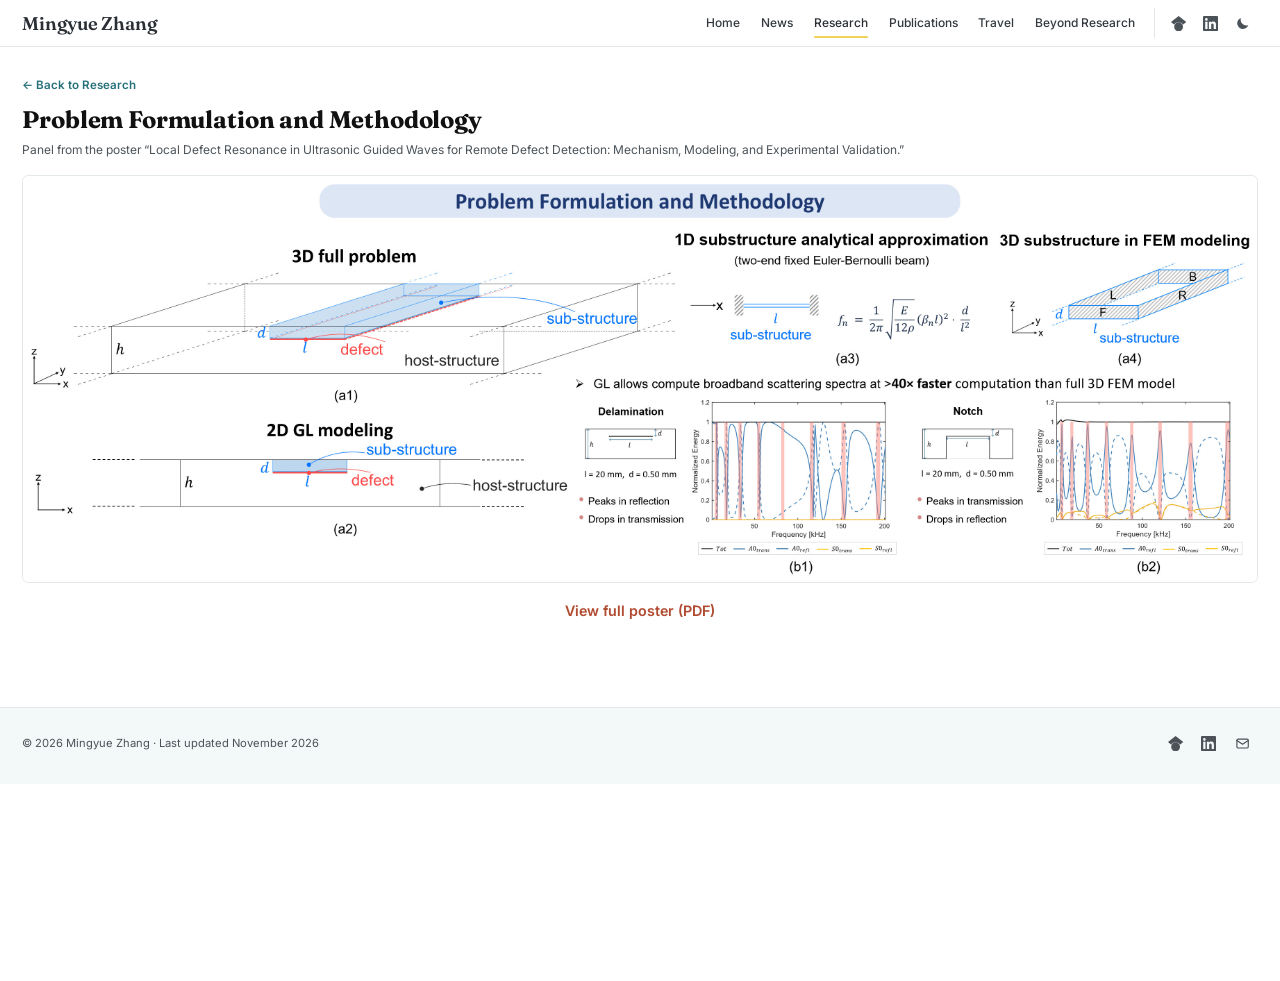
<file: ldr-methodology.html>
<!doctype html>
<html lang="en">
<head>
<meta charset="utf-8">
<meta name="viewport" content="width=device-width, initial-scale=1">
<title>Problem Formulation and Methodology | Mingyue Zhang</title>
<meta name="description" content="Problem formulation and methodology panel from the local defect resonance poster by Mingyue Zhang.">
<link rel="icon" href="assets/img/favicon.svg?v=2" type="image/svg+xml">
<link rel="preconnect" href="https://fonts.googleapis.com">
<link rel="preconnect" href="https://fonts.gstatic.com" crossorigin>
<link rel="stylesheet" href="https://fonts.googleapis.com/css2?family=Fraunces:opsz,wght@9..144,400;9..144,500;9..144,600;9..144,700&family=Inter:wght@400;500;600&display=swap">
<link rel="stylesheet" href="assets/css/style.css">
<script>(function(){var t=null;try{t=localStorage.getItem("theme");}catch(e){}if(!t&&window.matchMedia)t=matchMedia("(prefers-color-scheme: dark)").matches?"dark":"light";if(t)document.documentElement.setAttribute("data-theme",t);})();</script>
</head>
<body class="page-research page-figure">
<a class="skip-link" href="#main">Skip to content</a>

<header class="site-header">
  <div class="header-inner">
    <a class="brand" href="index.html">Mingyue Zhang</a>
    <nav class="nav" aria-label="Main">
      <ul class="nav-links" id="nav-links">
        <li><a href="index.html">Home</a></li>
        <li><a href="news.html">News</a></li>
        <li><a href="research.html" class="active" aria-current="page">Research</a></li>
        <li><a href="publications.html">Publications</a></li>
        <li><a href="travel.html">Travel</a></li>
        <li><a href="beyond.html">Beyond Research</a></li>
      </ul>
      <div class="nav-icons">
        <a class="icon-btn icon-social" href="https://scholar.google.com/citations?user=IUCalcwAAAAJ&amp;hl=en" aria-label="Google Scholar" title="Google Scholar"><svg viewBox="0 0 24 24" fill="currentColor" aria-hidden="true"><path d="M5.242 13.769L0 9.5 12 0l12 9.5-5.242 4.269C17.548 11.249 14.978 9.5 12 9.5c-2.977 0-5.548 1.748-6.758 4.269zM12 10a7 7 0 1 0 0 14 7 7 0 0 0 0-14z"/></svg></a>
        <a class="icon-btn icon-social" href="https://www.linkedin.com/in/mingyue-zhang-research/" aria-label="LinkedIn" title="LinkedIn"><svg viewBox="0 0 24 24" fill="currentColor" aria-hidden="true"><path d="M20.447 20.452h-3.554v-5.569c0-1.328-.027-3.037-1.852-3.037-1.853 0-2.136 1.445-2.136 2.939v5.667H9.351V9h3.414v1.561h.046c.477-.9 1.637-1.85 3.37-1.85 3.601 0 4.267 2.37 4.267 5.455v6.286zM5.337 7.433a2.062 2.062 0 1 1 0-4.125 2.062 2.062 0 0 1 0 4.125zM7.119 20.452H3.555V9h3.564v11.452zM22.225 0H1.771C.792 0 0 .774 0 1.729v20.542C0 23.227.792 24 1.771 24h20.451C23.2 24 24 23.227 24 22.271V1.729C24 .774 23.2 0 22.222 0h.003z"/></svg></a>
        <button class="icon-btn theme-toggle" type="button" aria-label="Switch to dark mode"><svg class="icon-moon" viewBox="0 0 24 24" aria-hidden="true"><path d="M21 14.5A9 9 0 0 1 9.5 3a9 9 0 1 0 11.5 11.5Z" fill="currentColor"/></svg><svg class="icon-sun" viewBox="0 0 24 24" fill="none" stroke="currentColor" stroke-width="1.8" stroke-linecap="round" aria-hidden="true"><circle cx="12" cy="12" r="4.2"/><path d="M12 2.5v2.2M12 19.3v2.2M2.5 12h2.2M19.3 12h2.2M5.3 5.3l1.6 1.6M17.1 17.1l1.6 1.6M5.3 18.7l1.6-1.6M17.1 6.9l1.6-1.6"/></svg></button>
        <button class="icon-btn menu-toggle" type="button" aria-controls="nav-links" aria-expanded="false" aria-label="Menu"><svg viewBox="0 0 24 24" fill="none" stroke="currentColor" stroke-width="2" stroke-linecap="round" aria-hidden="true"><path d="M4 7h16M4 12h16M4 17h16"/></svg></button>
      </div>
    </nav>
  </div>
</header>

<main id="main">

  <!-- Enlarged figure from the LDR card on research.html (tools/make_ldr_figure_page.py) -->
  <section class="section figure-view">
    <div class="container">
      <p class="fv-back"><a href="research.html#ldr">&larr; Back to Research</a></p>
      <h1 class="fv-title">Problem Formulation and Methodology</h1>
      <p class="fv-sub">Panel from the poster &ldquo;Local Defect Resonance in Ultrasonic Guided Waves for Remote Defect Detection: Mechanism, Modeling, and Experimental Validation.&rdquo;</p>
      <a class="fv-img" href="assets/img/research/ldr-method-full.jpg" target="_blank" rel="noopener"><img src="assets/img/research/ldr-method-full.jpg" alt="Poster panel on problem formulation and methodology: the 3D full problem with the substructure over a defect, the 2D GL model, the 1D analytical beam approximation of the substructure, the 3D substructure in FEM modeling, and GL scattering spectra for a delamination and a notch"></a>
      <p class="fv-foot"><a class="fig-link" href="assets/docs/ldr-poster.pdf" target="_blank" rel="noopener">View full poster (PDF)</a></p>
    </div>
  </section>

</main>

<footer class="site-footer">
  <div class="footer-inner">
    <span>&copy; 2026 Mingyue Zhang &middot; Last updated November 2026</span>
    <div class="footer-links">
      <a class="icon-btn" href="https://scholar.google.com/citations?user=IUCalcwAAAAJ&amp;hl=en" aria-label="Google Scholar" title="Google Scholar"><svg viewBox="0 0 24 24" fill="currentColor" aria-hidden="true"><path d="M5.242 13.769L0 9.5 12 0l12 9.5-5.242 4.269C17.548 11.249 14.978 9.5 12 9.5c-2.977 0-5.548 1.748-6.758 4.269zM12 10a7 7 0 1 0 0 14 7 7 0 0 0 0-14z"/></svg></a>
      <a class="icon-btn" href="https://www.linkedin.com/in/mingyue-zhang-research/" aria-label="LinkedIn" title="LinkedIn"><svg viewBox="0 0 24 24" fill="currentColor" aria-hidden="true"><path d="M20.447 20.452h-3.554v-5.569c0-1.328-.027-3.037-1.852-3.037-1.853 0-2.136 1.445-2.136 2.939v5.667H9.351V9h3.414v1.561h.046c.477-.9 1.637-1.85 3.37-1.85 3.601 0 4.267 2.37 4.267 5.455v6.286zM5.337 7.433a2.062 2.062 0 1 1 0-4.125 2.062 2.062 0 0 1 0 4.125zM7.119 20.452H3.555V9h3.564v11.452zM22.225 0H1.771C.792 0 0 .774 0 1.729v20.542C0 23.227.792 24 1.771 24h20.451C23.2 24 24 23.227 24 22.271V1.729C24 .774 23.2 0 22.222 0h.003z"/></svg></a>
      <a class="icon-btn" href="mailto:miz005@ucsd.edu" aria-label="Email" title="Email"><svg viewBox="0 0 24 24" fill="none" stroke="currentColor" stroke-width="1.8" stroke-linecap="round" stroke-linejoin="round" aria-hidden="true"><rect x="3" y="5" width="18" height="14" rx="2"/><path d="m3 7 9 6 9-6"/></svg></a>
    </div>
  </div>
</footer>

<script src="assets/js/site.js"></script>
</body>
</html>
</file>
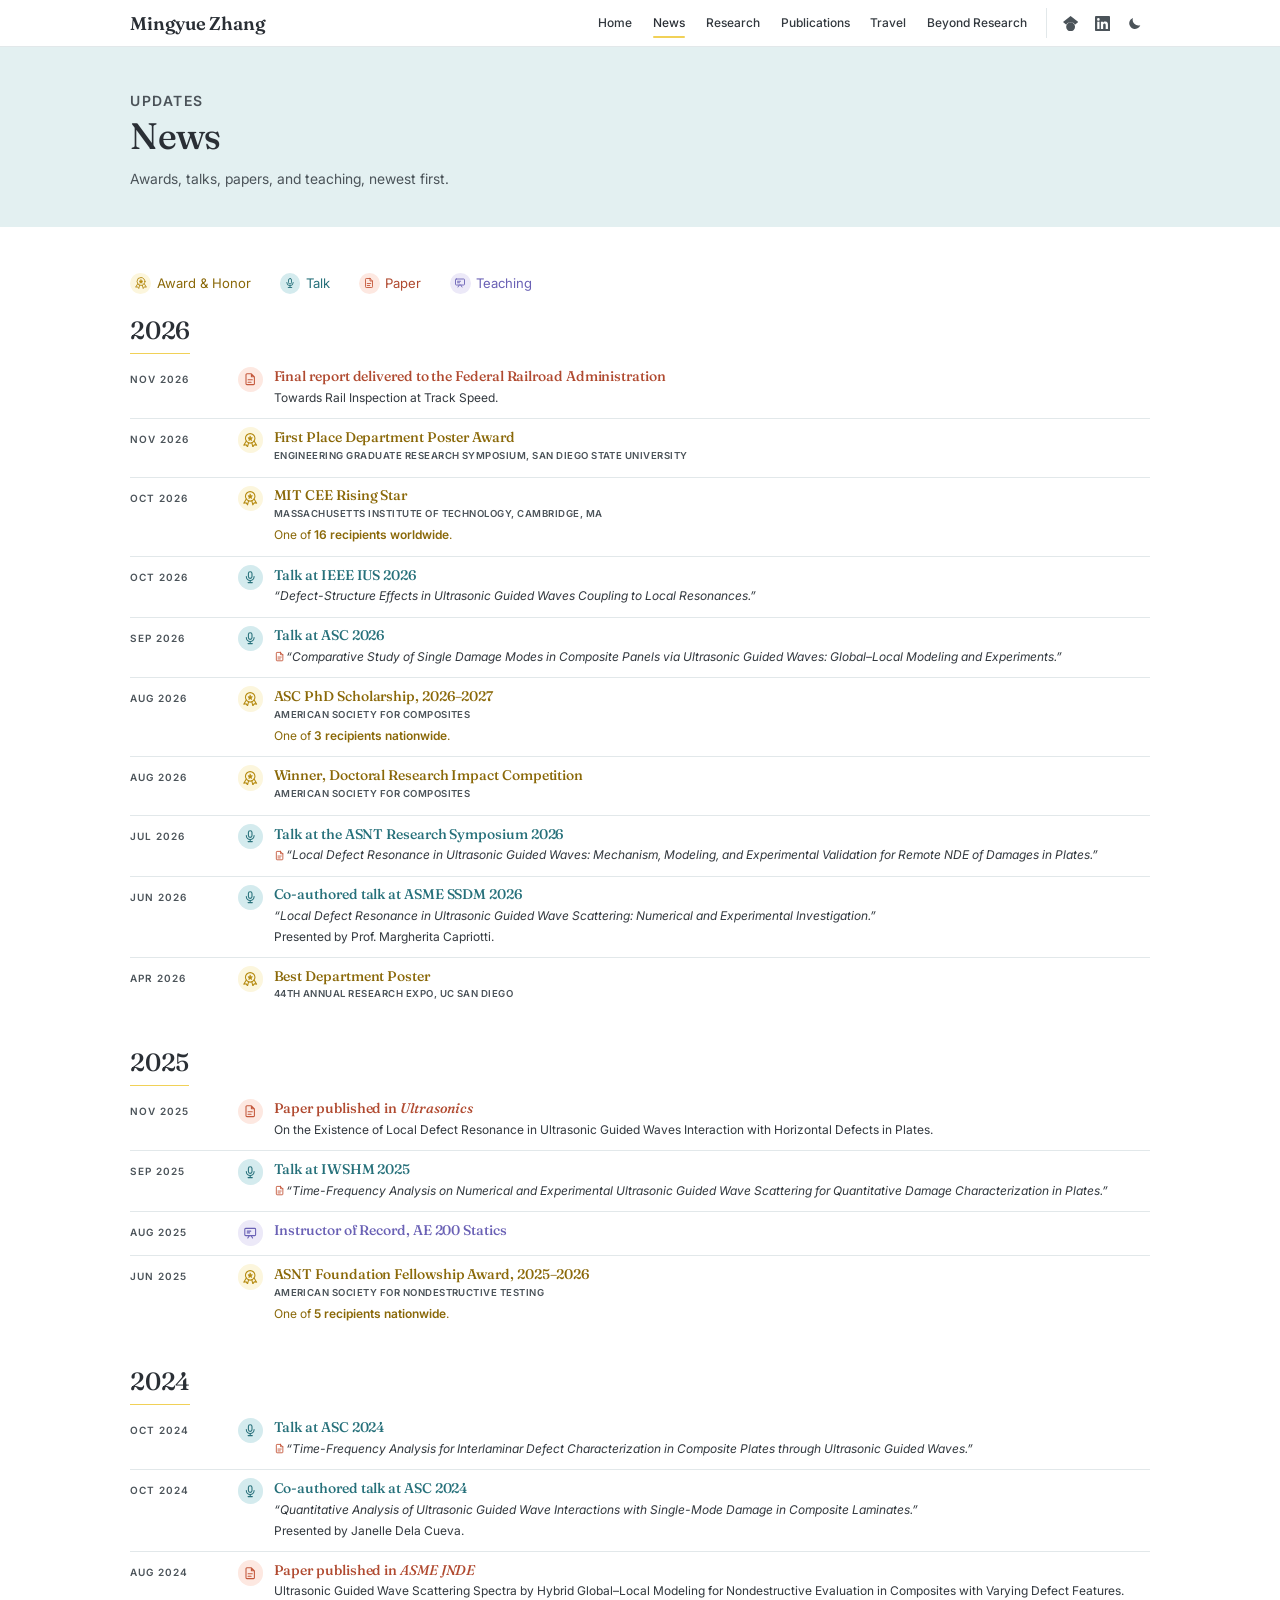
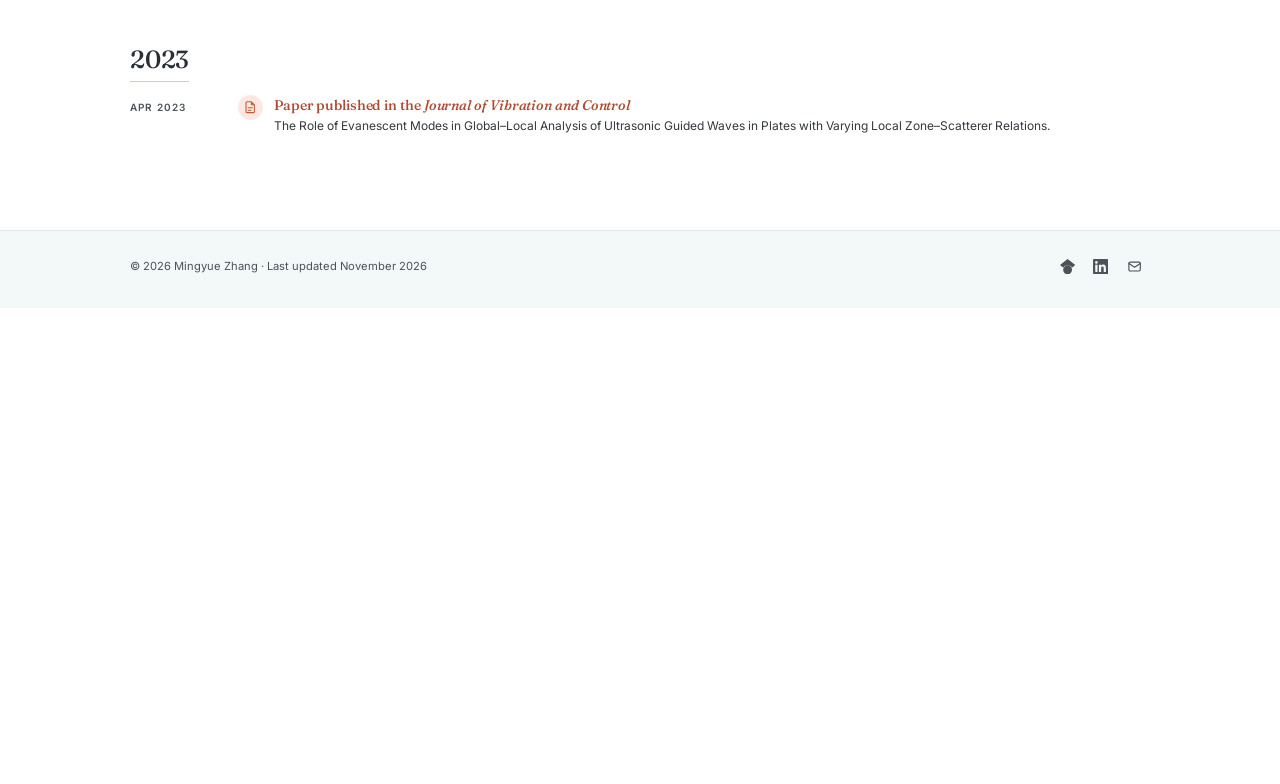
<file: news.html>
<!doctype html>
<html lang="en">
<head>
<meta charset="utf-8">
<meta name="viewport" content="width=device-width, initial-scale=1">
<title>News | Mingyue Zhang</title>
<meta name="description" content="News, awards, talks, and papers from Mingyue Zhang.">
<link rel="icon" href="assets/img/favicon.svg?v=2" type="image/svg+xml">
<link rel="preconnect" href="https://fonts.googleapis.com">
<link rel="preconnect" href="https://fonts.gstatic.com" crossorigin>
<link rel="stylesheet" href="https://fonts.googleapis.com/css2?family=Fraunces:opsz,wght@9..144,400;9..144,500;9..144,600&family=Inter:wght@400;500;600&display=swap">
<link rel="stylesheet" href="assets/css/style.css">
<script>(function(){var t=null;try{t=localStorage.getItem("theme");}catch(e){}if(!t&&window.matchMedia)t=matchMedia("(prefers-color-scheme: dark)").matches?"dark":"light";if(t)document.documentElement.setAttribute("data-theme",t);})();</script>
</head>
<body class="page-news">
<a class="skip-link" href="#main">Skip to content</a>

<header class="site-header">
  <div class="header-inner">
    <a class="brand" href="index.html">Mingyue Zhang</a>
    <nav class="nav" aria-label="Main">
      <ul class="nav-links" id="nav-links">
        <li><a href="index.html">Home</a></li>
        <li><a href="news.html" class="active" aria-current="page">News</a></li>
        <li><a href="research.html">Research</a></li>
        <li><a href="publications.html">Publications</a></li>
        <li><a href="travel.html">Travel</a></li>
        <li><a href="beyond.html">Beyond Research</a></li>
      </ul>
      <div class="nav-icons">
        <a class="icon-btn icon-social" href="https://scholar.google.com/citations?user=IUCalcwAAAAJ&amp;hl=en" aria-label="Google Scholar" title="Google Scholar"><svg viewBox="0 0 24 24" fill="currentColor" aria-hidden="true"><path d="M5.242 13.769L0 9.5 12 0l12 9.5-5.242 4.269C17.548 11.249 14.978 9.5 12 9.5c-2.977 0-5.548 1.748-6.758 4.269zM12 10a7 7 0 1 0 0 14 7 7 0 0 0 0-14z"/></svg></a>
        <a class="icon-btn icon-social" href="https://www.linkedin.com/in/mingyue-zhang-research/" aria-label="LinkedIn" title="LinkedIn"><svg viewBox="0 0 24 24" fill="currentColor" aria-hidden="true"><path d="M20.447 20.452h-3.554v-5.569c0-1.328-.027-3.037-1.852-3.037-1.853 0-2.136 1.445-2.136 2.939v5.667H9.351V9h3.414v1.561h.046c.477-.9 1.637-1.85 3.37-1.85 3.601 0 4.267 2.37 4.267 5.455v6.286zM5.337 7.433a2.062 2.062 0 1 1 0-4.125 2.062 2.062 0 0 1 0 4.125zM7.119 20.452H3.555V9h3.564v11.452zM22.225 0H1.771C.792 0 0 .774 0 1.729v20.542C0 23.227.792 24 1.771 24h20.451C23.2 24 24 23.227 24 22.271V1.729C24 .774 23.2 0 22.222 0h.003z"/></svg></a>
        <button class="icon-btn theme-toggle" type="button" aria-label="Switch to dark mode"><svg class="icon-moon" viewBox="0 0 24 24" aria-hidden="true"><path d="M21 14.5A9 9 0 0 1 9.5 3a9 9 0 1 0 11.5 11.5Z" fill="currentColor"/></svg><svg class="icon-sun" viewBox="0 0 24 24" fill="none" stroke="currentColor" stroke-width="1.8" stroke-linecap="round" aria-hidden="true"><circle cx="12" cy="12" r="4.2"/><path d="M12 2.5v2.2M12 19.3v2.2M2.5 12h2.2M19.3 12h2.2M5.3 5.3l1.6 1.6M17.1 17.1l1.6 1.6M5.3 18.7l1.6-1.6M17.1 6.9l1.6-1.6"/></svg></button>
        <button class="icon-btn menu-toggle" type="button" aria-controls="nav-links" aria-expanded="false" aria-label="Menu"><svg viewBox="0 0 24 24" fill="none" stroke="currentColor" stroke-width="2" stroke-linecap="round" aria-hidden="true"><path d="M4 7h16M4 12h16M4 17h16"/></svg></button>
      </div>
    </nav>
  </div>
</header>

<main id="main">

  <section class="page-head">
    <div class="container page-head-grid">
      <div>
        <p class="eyebrow">Updates</p>
        <h1>News</h1>
        <p>Awards, talks, papers, and teaching, newest first.</p>
      </div>
      <svg class="burst" viewBox="0 0 390 58" aria-hidden="true"><defs><linearGradient id="burst-grad-n" gradientUnits="userSpaceOnUse" x1="98" x2="292" y1="0" y2="0"><stop offset="0" stop-color="#f3b07a"/><stop offset="1" stop-color="#e58fb4"/></linearGradient><linearGradient id="burst-grad-b" gradientUnits="userSpaceOnUse" x1="66" x2="168" y1="0" y2="0"><stop offset="0" stop-color="#5cc2a8"/><stop offset="1" stop-color="#6a9be0"/></linearGradient></defs><path class="wave-n" pathLength="1" d="M0.0 29.0 L0.6 29.0 L1.1 29.0 L1.7 29.0 L2.2 29.0 L2.8 29.0 L3.3 29.0 L3.9 29.0 L4.5 29.0 L5.0 29.0 L5.6 29.0 L6.1 29.0 L6.7 29.0 L7.2 29.0 L7.8 29.0 L8.4 29.0 L8.9 29.0 L9.5 29.0 L10.0 29.0 L10.6 29.0 L11.1 29.0 L11.7 29.0 L12.3 29.0 L12.8 29.0 L13.4 29.0 L13.9 29.0 L14.5 29.0 L15.0 29.0 L15.6 29.0 L16.2 29.0 L16.7 29.0 L17.3 29.0 L17.8 29.0 L18.4 29.0 L18.9 29.0 L19.5 29.0 L20.1 29.0 L20.6 29.0 L21.2 29.0 L21.7 29.0 L22.3 29.0 L22.8 29.0 L23.4 29.0 L24.0 29.0 L24.5 29.0 L25.1 29.0 L25.6 29.0 L26.2 29.0 L26.7 29.0 L27.3 29.0 L27.9 29.0 L28.4 29.0 L29.0 29.0 L29.5 29.0 L30.1 29.0 L30.6 29.0 L31.2 29.0 L31.8 29.0 L32.3 29.0 L32.9 29.0 L33.4 29.0 L34.0 29.0 L34.5 29.0 L35.1 29.0 L35.7 29.0 L36.2 28.9 L36.8 28.9 L37.3 28.9 L37.9 28.9 L38.4 28.9 L39.0 28.9 L39.6 28.9 L40.1 28.9 L40.7 28.9 L41.2 28.9 L41.8 28.9 L42.3 28.9 L42.9 28.9 L43.5 28.9 L44.0 28.9 L44.6 28.9 L45.1 28.9 L45.7 28.9 L46.2 28.9 L46.8 28.9 L47.4 29.0 L47.9 29.0 L48.5 29.0 L49.0 29.0 L49.6 29.0 L50.1 29.1 L50.7 29.1 L51.3 29.1 L51.8 29.1 L52.4 29.2 L52.9 29.2 L53.5 29.2 L54.0 29.2 L54.6 29.3 L55.2 29.3 L55.7 29.3 L56.3 29.3 L56.8 29.3 L57.4 29.3 L57.9 29.3 L58.5 29.3 L59.1 29.3 L59.6 29.3 L60.2 29.3 L60.7 29.3 L61.3 29.3 L61.8 29.3 L62.4 29.2 L63.0 29.2 L63.5 29.1 L64.1 29.1 L64.6 29.0 L65.2 29.0 L65.7 28.9 L66.3 28.9 L66.9 28.8 L67.4 28.7 L68.0 28.7 L68.5 28.6 L69.1 28.5 L69.6 28.5 L70.2 28.4 L70.8 28.3 L71.3 28.3 L71.9 28.2 L72.4 28.2 L73.0 28.2 L73.5 28.1 L74.1 28.1 L74.7 28.1 L75.2 28.1 L75.8 28.1 L76.3 28.2 L76.9 28.2 L77.4 28.3 L78.0 28.3 L78.6 28.4 L79.1 28.5 L79.7 28.6 L80.2 28.8 L80.8 28.9 L81.3 29.0 L81.9 29.2 L82.5 29.3 L83.0 29.5 L83.6 29.6 L84.1 29.8 L84.7 30.0 L85.2 30.1 L85.8 30.3 L86.4 30.4 L86.9 30.6 L87.5 30.7 L88.0 30.8 L88.6 30.9 L89.1 30.9 L89.7 31.0 L90.3 31.0 L90.8 31.0 L91.4 31.0 L91.9 31.0 L92.5 30.9 L93.0 30.8 L93.6 30.6 L94.2 30.5 L94.7 30.3 L95.3 30.1 L95.8 29.8 L96.4 29.6 L96.9 29.3 L97.5 29.0 L98.1 28.7 L98.6 28.4 L99.2 28.0 L99.7 27.7 L100.3 27.3 L100.8 27.0 L101.4 26.7 L102.0 26.4 L102.5 26.1 L103.1 25.8 L103.6 25.5 L104.2 25.3 L104.7 25.1 L105.3 25.0 L105.9 24.9 L106.4 24.9 L107.0 24.9 L107.5 24.9 L108.1 25.0 L108.6 25.2 L109.2 25.4 L109.8 25.7 L110.3 26.0 L110.9 26.4 L111.4 26.8 L112.0 27.3 L112.5 27.8 L113.1 28.3 L113.7 28.9 L114.2 29.5 L114.8 30.1 L115.3 30.8 L115.9 31.4 L116.4 32.0 L117.0 32.7 L117.6 33.3 L118.1 33.9 L118.7 34.4 L119.2 34.9 L119.8 35.3 L120.3 35.7 L120.9 36.0 L121.5 36.3 L122.0 36.4 L122.6 36.5 L123.1 36.5 L123.7 36.4 L124.2 36.2 L124.8 35.9 L125.4 35.5 L125.9 35.0 L126.5 34.4 L127.0 33.7 L127.6 33.0 L128.1 32.2 L128.7 31.3 L129.3 30.3 L129.8 29.3 L130.4 28.3 L130.9 27.2 L131.5 26.2 L132.0 25.1 L132.6 24.0 L133.2 23.0 L133.7 22.0 L134.3 21.1 L134.8 20.2 L135.4 19.4 L135.9 18.7 L136.5 18.1 L137.1 17.6 L137.6 17.3 L138.2 17.0 L138.7 16.9 L139.3 17.0 L139.8 17.2 L140.4 17.5 L141.0 18.0 L141.5 18.7 L142.1 19.5 L142.6 20.4 L143.2 21.4 L143.7 22.6 L144.3 23.9 L144.9 25.3 L145.4 26.7 L146.0 28.2 L146.5 29.8 L147.1 31.4 L147.6 33.0 L148.2 34.6 L148.8 36.1 L149.3 37.7 L149.9 39.1 L150.4 40.5 L151.0 41.7 L151.5 42.9 L152.1 43.8 L152.7 44.7 L153.2 45.3 L153.8 45.8 L154.3 46.1 L154.9 46.2 L155.4 46.1 L156.0 45.8 L156.6 45.3 L157.1 44.5 L157.7 43.6 L158.2 42.5 L158.8 41.2 L159.3 39.7 L159.9 38.1 L160.5 36.3 L161.0 34.4 L161.6 32.5 L162.1 30.4 L162.7 28.3 L163.2 26.2 L163.8 24.0 L164.4 21.9 L164.9 19.9 L165.5 17.9 L166.0 16.0 L166.6 14.3 L167.1 12.7 L167.7 11.2 L168.3 10.0 L168.8 9.0 L169.4 8.1 L169.9 7.6 L170.5 7.3 L171.0 7.2 L171.6 7.4 L172.2 7.8 L172.7 8.5 L173.3 9.5 L173.8 10.7 L174.4 12.1 L174.9 13.7 L175.5 15.6 L176.1 17.6 L176.6 19.7 L177.2 22.0 L177.7 24.4 L178.3 26.9 L178.8 29.4 L179.4 32.0 L180.0 34.5 L180.5 37.0 L181.1 39.4 L181.6 41.6 L182.2 43.8 L182.7 45.8 L183.3 47.6 L183.9 49.2 L184.4 50.6 L185.0 51.7 L185.5 52.6 L186.1 53.2 L186.6 53.5 L187.2 53.5 L187.8 53.3 L188.3 52.7 L188.9 51.9 L189.4 50.8 L190.0 49.4 L190.5 47.8 L191.1 46.0 L191.7 44.0 L192.2 41.8 L192.8 39.4 L193.3 36.9 L193.9 34.3 L194.4 31.7 L195.0 29.0 L195.6 26.3 L196.1 23.7 L196.7 21.1 L197.2 18.6 L197.8 16.2 L198.3 14.0 L198.9 12.0 L199.5 10.2 L200.0 8.6 L200.6 7.2 L201.1 6.1 L201.7 5.3 L202.2 4.7 L202.8 4.5 L203.4 4.5 L203.9 4.8 L204.5 5.4 L205.0 6.3 L205.6 7.4 L206.1 8.8 L206.7 10.4 L207.3 12.2 L207.8 14.2 L208.4 16.4 L208.9 18.6 L209.5 21.0 L210.0 23.5 L210.6 26.0 L211.2 28.6 L211.7 31.1 L212.3 33.6 L212.8 36.0 L213.4 38.3 L213.9 40.4 L214.5 42.4 L215.1 44.3 L215.6 45.9 L216.2 47.3 L216.7 48.5 L217.3 49.5 L217.8 50.2 L218.4 50.6 L219.0 50.8 L219.5 50.7 L220.1 50.4 L220.6 49.9 L221.2 49.0 L221.7 48.0 L222.3 46.8 L222.9 45.3 L223.4 43.7 L224.0 42.0 L224.5 40.1 L225.1 38.1 L225.6 36.1 L226.2 34.0 L226.8 31.8 L227.3 29.7 L227.9 27.6 L228.4 25.5 L229.0 23.6 L229.5 21.7 L230.1 19.9 L230.7 18.3 L231.2 16.8 L231.8 15.5 L232.3 14.4 L232.9 13.5 L233.4 12.7 L234.0 12.2 L234.6 11.9 L235.1 11.8 L235.7 11.9 L236.2 12.2 L236.8 12.7 L237.3 13.3 L237.9 14.2 L238.5 15.1 L239.0 16.3 L239.6 17.5 L240.1 18.9 L240.7 20.3 L241.2 21.9 L241.8 23.4 L242.4 25.0 L242.9 26.6 L243.5 28.2 L244.0 29.8 L244.6 31.3 L245.1 32.7 L245.7 34.1 L246.3 35.4 L246.8 36.6 L247.4 37.6 L247.9 38.5 L248.5 39.3 L249.0 40.0 L249.6 40.5 L250.2 40.8 L250.7 41.0 L251.3 41.1 L251.8 41.0 L252.4 40.7 L252.9 40.4 L253.5 39.9 L254.1 39.3 L254.6 38.6 L255.2 37.8 L255.7 36.9 L256.3 36.0 L256.8 35.0 L257.4 34.0 L258.0 32.9 L258.5 31.8 L259.1 30.8 L259.6 29.7 L260.2 28.7 L260.7 27.7 L261.3 26.7 L261.9 25.8 L262.4 25.0 L263.0 24.3 L263.5 23.6 L264.1 23.0 L264.6 22.5 L265.2 22.1 L265.8 21.8 L266.3 21.6 L266.9 21.5 L267.4 21.5 L268.0 21.6 L268.5 21.7 L269.1 22.0 L269.7 22.3 L270.2 22.7 L270.8 23.1 L271.3 23.6 L271.9 24.1 L272.4 24.7 L273.0 25.3 L273.6 26.0 L274.1 26.6 L274.7 27.2 L275.2 27.9 L275.8 28.5 L276.3 29.1 L276.9 29.7 L277.5 30.2 L278.0 30.7 L278.6 31.2 L279.1 31.6 L279.7 32.0 L280.2 32.3 L280.8 32.6 L281.4 32.8 L281.9 33.0 L282.5 33.1 L283.0 33.1 L283.6 33.1 L284.1 33.1 L284.7 33.0 L285.3 32.9 L285.8 32.7 L286.4 32.5 L286.9 32.2 L287.5 31.9 L288.0 31.6 L288.6 31.3 L289.2 31.0 L289.7 30.7 L290.3 30.3 L290.8 30.0 L291.4 29.6 L291.9 29.3 L292.5 29.0 L293.1 28.7 L293.6 28.4 L294.2 28.2 L294.7 27.9 L295.3 27.7 L295.8 27.5 L296.4 27.4 L297.0 27.2 L297.5 27.1 L298.1 27.0 L298.6 27.0 L299.2 27.0 L299.7 27.0 L300.3 27.0 L300.9 27.1 L301.4 27.1 L302.0 27.2 L302.5 27.3 L303.1 27.4 L303.6 27.6 L304.2 27.7 L304.8 27.9 L305.3 28.0 L305.9 28.2 L306.4 28.4 L307.0 28.5 L307.5 28.7 L308.1 28.8 L308.7 29.0 L309.2 29.1 L309.8 29.2 L310.3 29.4 L310.9 29.5 L311.4 29.6 L312.0 29.7 L312.6 29.7 L313.1 29.8 L313.7 29.8 L314.2 29.9 L314.8 29.9 L315.3 29.9 L315.9 29.9 L316.5 29.9 L317.0 29.8 L317.6 29.8 L318.1 29.8 L318.7 29.7 L319.2 29.7 L319.8 29.6 L320.4 29.5 L320.9 29.5 L321.5 29.4 L322.0 29.3 L322.6 29.3 L323.1 29.2 L323.7 29.1 L324.3 29.1 L324.8 29.0 L325.4 29.0 L325.9 28.9 L326.5 28.9 L327.0 28.8 L327.6 28.8 L328.2 28.7 L328.7 28.7 L329.3 28.7 L329.8 28.7 L330.4 28.7 L330.9 28.7 L331.5 28.7 L332.1 28.7 L332.6 28.7 L333.2 28.7 L333.7 28.7 L334.3 28.7 L334.8 28.7 L335.4 28.7 L336.0 28.8 L336.5 28.8 L337.1 28.8 L337.6 28.8 L338.2 28.9 L338.7 28.9 L339.3 28.9 L339.9 28.9 L340.4 29.0 L341.0 29.0 L341.5 29.0 L342.1 29.0 L342.6 29.0 L343.2 29.1 L343.8 29.1 L344.3 29.1 L344.9 29.1 L345.4 29.1 L346.0 29.1 L346.5 29.1 L347.1 29.1 L347.7 29.1 L348.2 29.1 L348.8 29.1 L349.3 29.1 L349.9 29.1 L350.4 29.1 L351.0 29.1 L351.6 29.1 L352.1 29.1 L352.7 29.1 L353.2 29.1 L353.8 29.1 L354.3 29.0 L354.9 29.0 L355.5 29.0 L356.0 29.0 L356.6 29.0 L357.1 29.0 L357.7 29.0 L358.2 29.0 L358.8 29.0 L359.4 29.0 L359.9 29.0 L360.5 29.0 L361.0 29.0 L361.6 29.0 L362.1 29.0 L362.7 29.0 L363.3 29.0 L363.8 29.0 L364.4 29.0 L364.9 29.0 L365.5 29.0 L366.0 29.0 L366.6 29.0 L367.2 29.0 L367.7 29.0 L368.3 29.0 L368.8 29.0 L369.4 29.0 L369.9 29.0 L370.5 29.0 L371.1 29.0 L371.6 29.0 L372.2 29.0 L372.7 29.0 L373.3 29.0 L373.8 29.0 L374.4 29.0 L375.0 29.0 L375.5 29.0 L376.1 29.0 L376.6 29.0 L377.2 29.0 L377.7 29.0 L378.3 29.0 L378.9 29.0 L379.4 29.0 L380.0 29.0 L380.5 29.0 L381.1 29.0 L381.6 29.0 L382.2 29.0 L382.8 29.0 L383.3 29.0 L383.9 29.0 L384.4 29.0 L385.0 29.0 L385.5 29.0 L386.1 29.0 L386.7 29.0 L387.2 29.0 L387.8 29.0 L388.3 29.0 L388.9 29.0 L389.4 29.0 L390.0 29.0" stroke="url(#burst-grad-n)" stroke-width="1.8"/><path class="wave-b" pathLength="1" d="M0.0 29.0 L0.6 29.0 L1.1 29.0 L1.7 29.0 L2.2 29.0 L2.8 29.0 L3.3 29.0 L3.9 29.0 L4.5 28.9 L5.0 28.9 L5.6 28.9 L6.1 28.9 L6.7 28.9 L7.2 28.9 L7.8 28.9 L8.4 28.9 L8.9 28.9 L9.5 28.9 L10.0 28.9 L10.6 28.9 L11.1 28.8 L11.7 28.8 L12.3 28.8 L12.8 28.8 L13.4 28.8 L13.9 28.8 L14.5 28.8 L15.0 28.9 L15.6 28.9 L16.2 28.9 L16.7 28.9 L17.3 28.9 L17.8 28.9 L18.4 28.9 L18.9 29.0 L19.5 29.0 L20.1 29.0 L20.6 29.1 L21.2 29.1 L21.7 29.1 L22.3 29.2 L22.8 29.2 L23.4 29.3 L24.0 29.3 L24.5 29.4 L25.1 29.4 L25.6 29.5 L26.2 29.5 L26.7 29.6 L27.3 29.6 L27.9 29.7 L28.4 29.7 L29.0 29.8 L29.5 29.8 L30.1 29.8 L30.6 29.8 L31.2 29.9 L31.8 29.9 L32.3 29.9 L32.9 29.9 L33.4 29.8 L34.0 29.8 L34.5 29.8 L35.1 29.7 L35.7 29.7 L36.2 29.6 L36.8 29.5 L37.3 29.4 L37.9 29.3 L38.4 29.1 L39.0 29.0 L39.6 28.8 L40.1 28.7 L40.7 28.5 L41.2 28.3 L41.8 28.1 L42.3 27.9 L42.9 27.7 L43.5 27.5 L44.0 27.3 L44.6 27.1 L45.1 26.9 L45.7 26.7 L46.2 26.6 L46.8 26.4 L47.4 26.2 L47.9 26.1 L48.5 25.9 L49.0 25.8 L49.6 25.8 L50.1 25.7 L50.7 25.7 L51.3 25.7 L51.8 25.7 L52.4 25.8 L52.9 25.9 L53.5 26.0 L54.0 26.2 L54.6 26.4 L55.2 26.7 L55.7 27.0 L56.3 27.3 L56.8 27.7 L57.4 28.1 L57.9 28.5 L58.5 29.0 L59.1 29.5 L59.6 30.0 L60.2 30.6 L60.7 31.2 L61.3 31.7 L61.8 32.3 L62.4 32.9 L63.0 33.5 L63.5 34.1 L64.1 34.7 L64.6 35.2 L65.2 35.7 L65.7 36.2 L66.3 36.7 L66.9 37.1 L67.4 37.4 L68.0 37.7 L68.5 37.9 L69.1 38.1 L69.6 38.1 L70.2 38.1 L70.8 38.0 L71.3 37.9 L71.9 37.6 L72.4 37.2 L73.0 36.8 L73.5 36.3 L74.1 35.6 L74.7 34.9 L75.2 34.1 L75.8 33.2 L76.3 32.3 L76.9 31.2 L77.4 30.1 L78.0 29.0 L78.6 27.8 L79.1 26.6 L79.7 25.3 L80.2 24.1 L80.8 22.8 L81.3 21.5 L81.9 20.3 L82.5 19.0 L83.0 17.9 L83.6 16.7 L84.1 15.7 L84.7 14.7 L85.2 13.9 L85.8 13.1 L86.4 12.4 L86.9 11.9 L87.5 11.5 L88.0 11.2 L88.6 11.1 L89.1 11.1 L89.7 11.3 L90.3 11.7 L90.8 12.2 L91.4 12.9 L91.9 13.7 L92.5 14.7 L93.0 15.8 L93.6 17.1 L94.2 18.5 L94.7 20.0 L95.3 21.6 L95.8 23.3 L96.4 25.2 L96.9 27.1 L97.5 29.0 L98.1 31.0 L98.6 33.0 L99.2 35.0 L99.7 37.0 L100.3 39.0 L100.8 40.9 L101.4 42.7 L102.0 44.5 L102.5 46.1 L103.1 47.7 L103.6 49.1 L104.2 50.3 L104.7 51.4 L105.3 52.3 L105.9 53.0 L106.4 53.6 L107.0 53.9 L107.5 54.0 L108.1 53.9 L108.6 53.6 L109.2 53.1 L109.8 52.4 L110.3 51.5 L110.9 50.4 L111.4 49.1 L112.0 47.6 L112.5 46.0 L113.1 44.2 L113.7 42.3 L114.2 40.3 L114.8 38.2 L115.3 35.9 L115.9 33.7 L116.4 31.3 L117.0 29.0 L117.6 26.7 L118.1 24.3 L118.7 22.1 L119.2 19.8 L119.8 17.7 L120.3 15.7 L120.9 13.8 L121.5 12.0 L122.0 10.4 L122.6 8.9 L123.1 7.6 L123.7 6.5 L124.2 5.6 L124.8 4.9 L125.4 4.4 L125.9 4.1 L126.5 4.0 L127.0 4.1 L127.6 4.4 L128.1 5.0 L128.7 5.7 L129.3 6.6 L129.8 7.7 L130.4 8.9 L130.9 10.3 L131.5 11.9 L132.0 13.5 L132.6 15.3 L133.2 17.1 L133.7 19.0 L134.3 21.0 L134.8 23.0 L135.4 25.0 L135.9 27.0 L136.5 29.0 L137.1 30.9 L137.6 32.8 L138.2 34.7 L138.7 36.4 L139.3 38.0 L139.8 39.5 L140.4 40.9 L141.0 42.2 L141.5 43.3 L142.1 44.3 L142.6 45.1 L143.2 45.8 L143.7 46.3 L144.3 46.7 L144.9 46.9 L145.4 46.9 L146.0 46.8 L146.5 46.5 L147.1 46.1 L147.6 45.6 L148.2 44.9 L148.8 44.1 L149.3 43.3 L149.9 42.3 L150.4 41.3 L151.0 40.1 L151.5 39.0 L152.1 37.7 L152.7 36.5 L153.2 35.2 L153.8 33.9 L154.3 32.7 L154.9 31.4 L155.4 30.2 L156.0 29.0 L156.6 27.9 L157.1 26.8 L157.7 25.7 L158.2 24.8 L158.8 23.9 L159.3 23.1 L159.9 22.4 L160.5 21.7 L161.0 21.2 L161.6 20.8 L162.1 20.4 L162.7 20.1 L163.2 20.0 L163.8 19.9 L164.4 19.9 L164.9 19.9 L165.5 20.1 L166.0 20.3 L166.6 20.6 L167.1 20.9 L167.7 21.3 L168.3 21.8 L168.8 22.3 L169.4 22.8 L169.9 23.3 L170.5 23.9 L171.0 24.5 L171.6 25.1 L172.2 25.7 L172.7 26.3 L173.3 26.8 L173.8 27.4 L174.4 28.0 L174.9 28.5 L175.5 29.0 L176.1 29.5 L176.6 29.9 L177.2 30.3 L177.7 30.7 L178.3 31.0 L178.8 31.3 L179.4 31.6 L180.0 31.8 L180.5 32.0 L181.1 32.1 L181.6 32.2 L182.2 32.3 L182.7 32.3 L183.3 32.3 L183.9 32.3 L184.4 32.2 L185.0 32.2 L185.5 32.1 L186.1 31.9 L186.6 31.8 L187.2 31.6 L187.8 31.4 L188.3 31.3 L188.9 31.1 L189.4 30.9 L190.0 30.7 L190.5 30.5 L191.1 30.3 L191.7 30.1 L192.2 29.9 L192.8 29.7 L193.3 29.5 L193.9 29.3 L194.4 29.2 L195.0 29.0 L195.6 28.9 L196.1 28.7 L196.7 28.6 L197.2 28.5 L197.8 28.4 L198.3 28.3 L198.9 28.3 L199.5 28.2 L200.0 28.2 L200.6 28.2 L201.1 28.1 L201.7 28.1 L202.2 28.1 L202.8 28.1 L203.4 28.2 L203.9 28.2 L204.5 28.2 L205.0 28.2 L205.6 28.3 L206.1 28.3 L206.7 28.4 L207.3 28.4 L207.8 28.5 L208.4 28.5 L208.9 28.6 L209.5 28.6 L210.0 28.7 L210.6 28.7 L211.2 28.8 L211.7 28.8 L212.3 28.9 L212.8 28.9 L213.4 28.9 L213.9 29.0 L214.5 29.0 L215.1 29.0 L215.6 29.1 L216.2 29.1 L216.7 29.1 L217.3 29.1 L217.8 29.1 L218.4 29.1 L219.0 29.1 L219.5 29.2 L220.1 29.2 L220.6 29.2 L221.2 29.2 L221.7 29.2 L222.3 29.2 L222.9 29.2 L223.4 29.1 L224.0 29.1 L224.5 29.1 L225.1 29.1 L225.6 29.1 L226.2 29.1 L226.8 29.1 L227.3 29.1 L227.9 29.1 L228.4 29.1 L229.0 29.1 L229.5 29.1 L230.1 29.0 L230.7 29.0 L231.2 29.0 L231.8 29.0 L232.3 29.0 L232.9 29.0 L233.4 29.0 L234.0 29.0 L234.6 29.0 L235.1 29.0 L235.7 29.0 L236.2 29.0 L236.8 29.0 L237.3 29.0 L237.9 29.0 L238.5 29.0 L239.0 29.0 L239.6 29.0 L240.1 29.0 L240.7 29.0 L241.2 29.0 L241.8 29.0 L242.4 29.0 L242.9 29.0 L243.5 29.0 L244.0 29.0 L244.6 29.0 L245.1 29.0 L245.7 29.0 L246.3 29.0 L246.8 29.0 L247.4 29.0 L247.9 29.0 L248.5 29.0 L249.0 29.0 L249.6 29.0 L250.2 29.0 L250.7 29.0 L251.3 29.0 L251.8 29.0 L252.4 29.0 L252.9 29.0 L253.5 29.0 L254.1 29.0 L254.6 29.0 L255.2 29.0 L255.7 29.0 L256.3 29.0 L256.8 29.0 L257.4 29.0 L258.0 29.0 L258.5 29.0 L259.1 29.0 L259.6 29.0 L260.2 29.0 L260.7 29.0 L261.3 29.0 L261.9 29.0 L262.4 29.0 L263.0 29.0 L263.5 29.0 L264.1 29.0 L264.6 29.0 L265.2 29.0 L265.8 29.0 L266.3 29.0 L266.9 29.0 L267.4 29.0 L268.0 29.0 L268.5 29.0 L269.1 29.0 L269.7 29.0 L270.2 29.0 L270.8 29.0 L271.3 29.0 L271.9 29.0 L272.4 29.0 L273.0 29.0 L273.6 29.0 L274.1 29.0 L274.7 29.0 L275.2 29.0 L275.8 29.0 L276.3 29.0 L276.9 29.0 L277.5 29.0 L278.0 29.0 L278.6 29.0 L279.1 29.0 L279.7 29.0 L280.2 29.0 L280.8 29.0 L281.4 29.0 L281.9 29.0 L282.5 29.0 L283.0 29.0 L283.6 29.0 L284.1 29.0 L284.7 29.0 L285.3 29.0 L285.8 29.0 L286.4 29.0 L286.9 29.0 L287.5 29.0 L288.0 29.0 L288.6 29.0 L289.2 29.0 L289.7 29.0 L290.3 29.0 L290.8 29.0 L291.4 29.0 L291.9 29.0 L292.5 29.0 L293.1 29.0 L293.6 29.0 L294.2 29.0 L294.7 29.0 L295.3 29.0 L295.8 29.0 L296.4 29.0 L297.0 29.0 L297.5 29.0 L298.1 29.0 L298.6 29.0 L299.2 29.0 L299.7 29.0 L300.3 29.0 L300.9 29.0 L301.4 29.0 L302.0 29.0 L302.5 29.0 L303.1 29.0 L303.6 29.0 L304.2 29.0 L304.8 29.0 L305.3 29.0 L305.9 29.0 L306.4 29.0 L307.0 29.0 L307.5 29.0 L308.1 29.0 L308.7 29.0 L309.2 29.0 L309.8 29.0 L310.3 29.0 L310.9 29.0 L311.4 29.0 L312.0 29.0 L312.6 29.0 L313.1 29.0 L313.7 29.0 L314.2 29.0 L314.8 29.0 L315.3 29.0 L315.9 29.0 L316.5 29.0 L317.0 29.0 L317.6 29.0 L318.1 29.0 L318.7 29.0 L319.2 29.0 L319.8 29.0 L320.4 29.0 L320.9 29.0 L321.5 29.0 L322.0 29.0 L322.6 29.0 L323.1 29.0 L323.7 29.0 L324.3 29.0 L324.8 29.0 L325.4 29.0 L325.9 29.0 L326.5 29.0 L327.0 29.0 L327.6 29.0 L328.2 29.0 L328.7 29.0 L329.3 29.0 L329.8 29.0 L330.4 29.0 L330.9 29.0 L331.5 29.0 L332.1 29.0 L332.6 29.0 L333.2 29.0 L333.7 29.0 L334.3 29.0 L334.8 29.0 L335.4 29.0 L336.0 29.0 L336.5 29.0 L337.1 29.0 L337.6 29.0 L338.2 29.0 L338.7 29.0 L339.3 29.0 L339.9 29.0 L340.4 29.0 L341.0 29.0 L341.5 29.0 L342.1 29.0 L342.6 29.0 L343.2 29.0 L343.8 29.0 L344.3 29.0 L344.9 29.0 L345.4 29.0 L346.0 29.0 L346.5 29.0 L347.1 29.0 L347.7 29.0 L348.2 29.0 L348.8 29.0 L349.3 29.0 L349.9 29.0 L350.4 29.0 L351.0 29.0 L351.6 29.0 L352.1 29.0 L352.7 29.0 L353.2 29.0 L353.8 29.0 L354.3 29.0 L354.9 29.0 L355.5 29.0 L356.0 29.0 L356.6 29.0 L357.1 29.0 L357.7 29.0 L358.2 29.0 L358.8 29.0 L359.4 29.0 L359.9 29.0 L360.5 29.0 L361.0 29.0 L361.6 29.0 L362.1 29.0 L362.7 29.0 L363.3 29.0 L363.8 29.0 L364.4 29.0 L364.9 29.0 L365.5 29.0 L366.0 29.0 L366.6 29.0 L367.2 29.0 L367.7 29.0 L368.3 29.0 L368.8 29.0 L369.4 29.0 L369.9 29.0 L370.5 29.0 L371.1 29.0 L371.6 29.0 L372.2 29.0 L372.7 29.0 L373.3 29.0 L373.8 29.0 L374.4 29.0 L375.0 29.0 L375.5 29.0 L376.1 29.0 L376.6 29.0 L377.2 29.0 L377.7 29.0 L378.3 29.0 L378.9 29.0 L379.4 29.0 L380.0 29.0 L380.5 29.0 L381.1 29.0 L381.6 29.0 L382.2 29.0 L382.8 29.0 L383.3 29.0 L383.9 29.0 L384.4 29.0 L385.0 29.0 L385.5 29.0 L386.1 29.0 L386.7 29.0 L387.2 29.0 L387.8 29.0 L388.3 29.0 L388.9 29.0 L389.4 29.0 L390.0 29.0" stroke="url(#burst-grad-b)" stroke-width="2.2"/></svg>
    </div>
  </section>

  <!-- The list below is built from assets/js/news-data.js. Edit that file to add news. -->
  <section class="section">
    <div class="container">
      <p class="news-legend" id="news-legend" aria-label="Symbol key"></p>
      <div id="news-all"></div>
      <noscript><p>Please enable JavaScript to see the news list.</p></noscript>
    </div>
  </section>

</main>

<footer class="site-footer">
  <div class="footer-inner">
    <span>&copy; 2026 Mingyue Zhang &middot; Last updated November 2026</span>
    <div class="footer-links">
      <a class="icon-btn" href="https://scholar.google.com/citations?user=IUCalcwAAAAJ&amp;hl=en" aria-label="Google Scholar" title="Google Scholar"><svg viewBox="0 0 24 24" fill="currentColor" aria-hidden="true"><path d="M5.242 13.769L0 9.5 12 0l12 9.5-5.242 4.269C17.548 11.249 14.978 9.5 12 9.5c-2.977 0-5.548 1.748-6.758 4.269zM12 10a7 7 0 1 0 0 14 7 7 0 0 0 0-14z"/></svg></a>
      <a class="icon-btn" href="https://www.linkedin.com/in/mingyue-zhang-research/" aria-label="LinkedIn" title="LinkedIn"><svg viewBox="0 0 24 24" fill="currentColor" aria-hidden="true"><path d="M20.447 20.452h-3.554v-5.569c0-1.328-.027-3.037-1.852-3.037-1.853 0-2.136 1.445-2.136 2.939v5.667H9.351V9h3.414v1.561h.046c.477-.9 1.637-1.85 3.37-1.85 3.601 0 4.267 2.37 4.267 5.455v6.286zM5.337 7.433a2.062 2.062 0 1 1 0-4.125 2.062 2.062 0 0 1 0 4.125zM7.119 20.452H3.555V9h3.564v11.452zM22.225 0H1.771C.792 0 0 .774 0 1.729v20.542C0 23.227.792 24 1.771 24h20.451C23.2 24 24 23.227 24 22.271V1.729C24 .774 23.2 0 22.222 0h.003z"/></svg></a>
      <a class="icon-btn" href="mailto:miz005@ucsd.edu" aria-label="Email" title="Email"><svg viewBox="0 0 24 24" fill="none" stroke="currentColor" stroke-width="1.8" stroke-linecap="round" stroke-linejoin="round" aria-hidden="true"><rect x="3" y="5" width="18" height="14" rx="2"/><path d="m3 7 9 6 9-6"/></svg></a>
    </div>
  </div>
</footer>

<script src="assets/js/news-data.js"></script>
<script src="assets/js/site.js"></script>
</body>
</html>
</file>
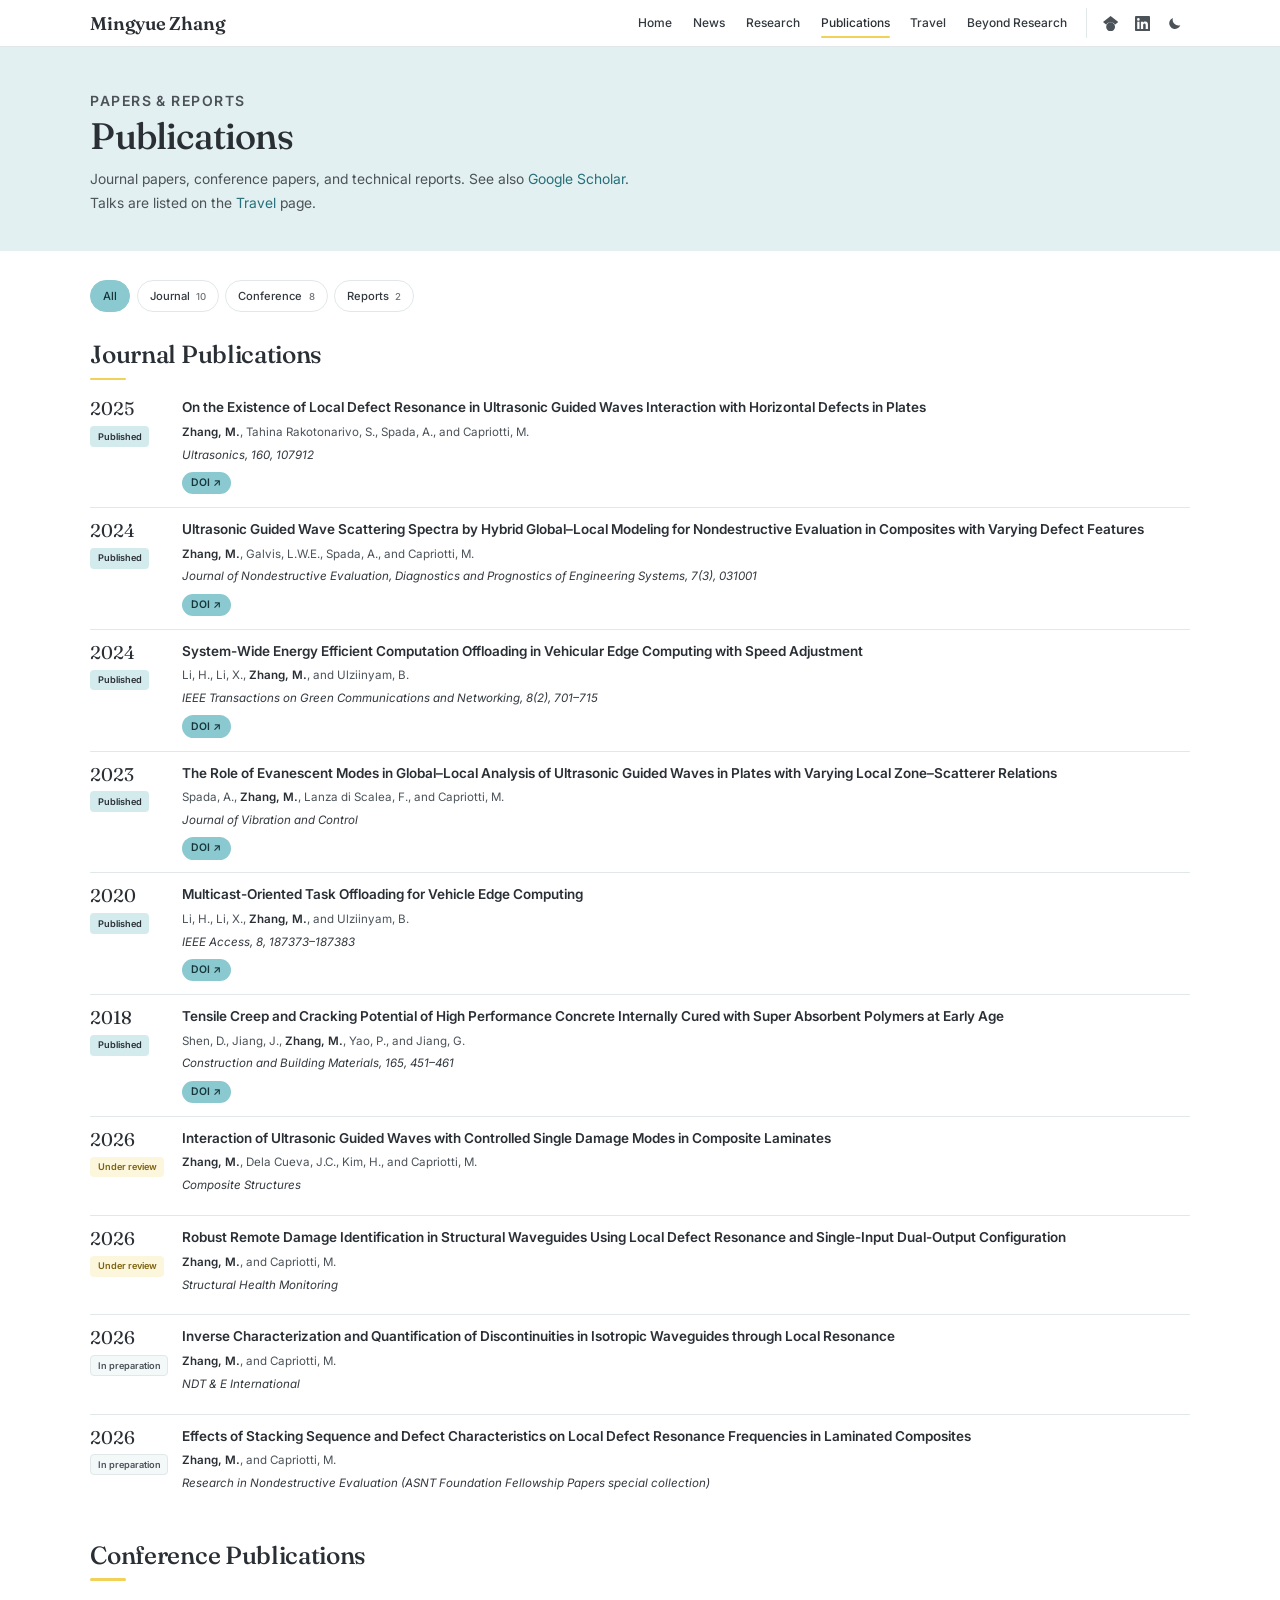
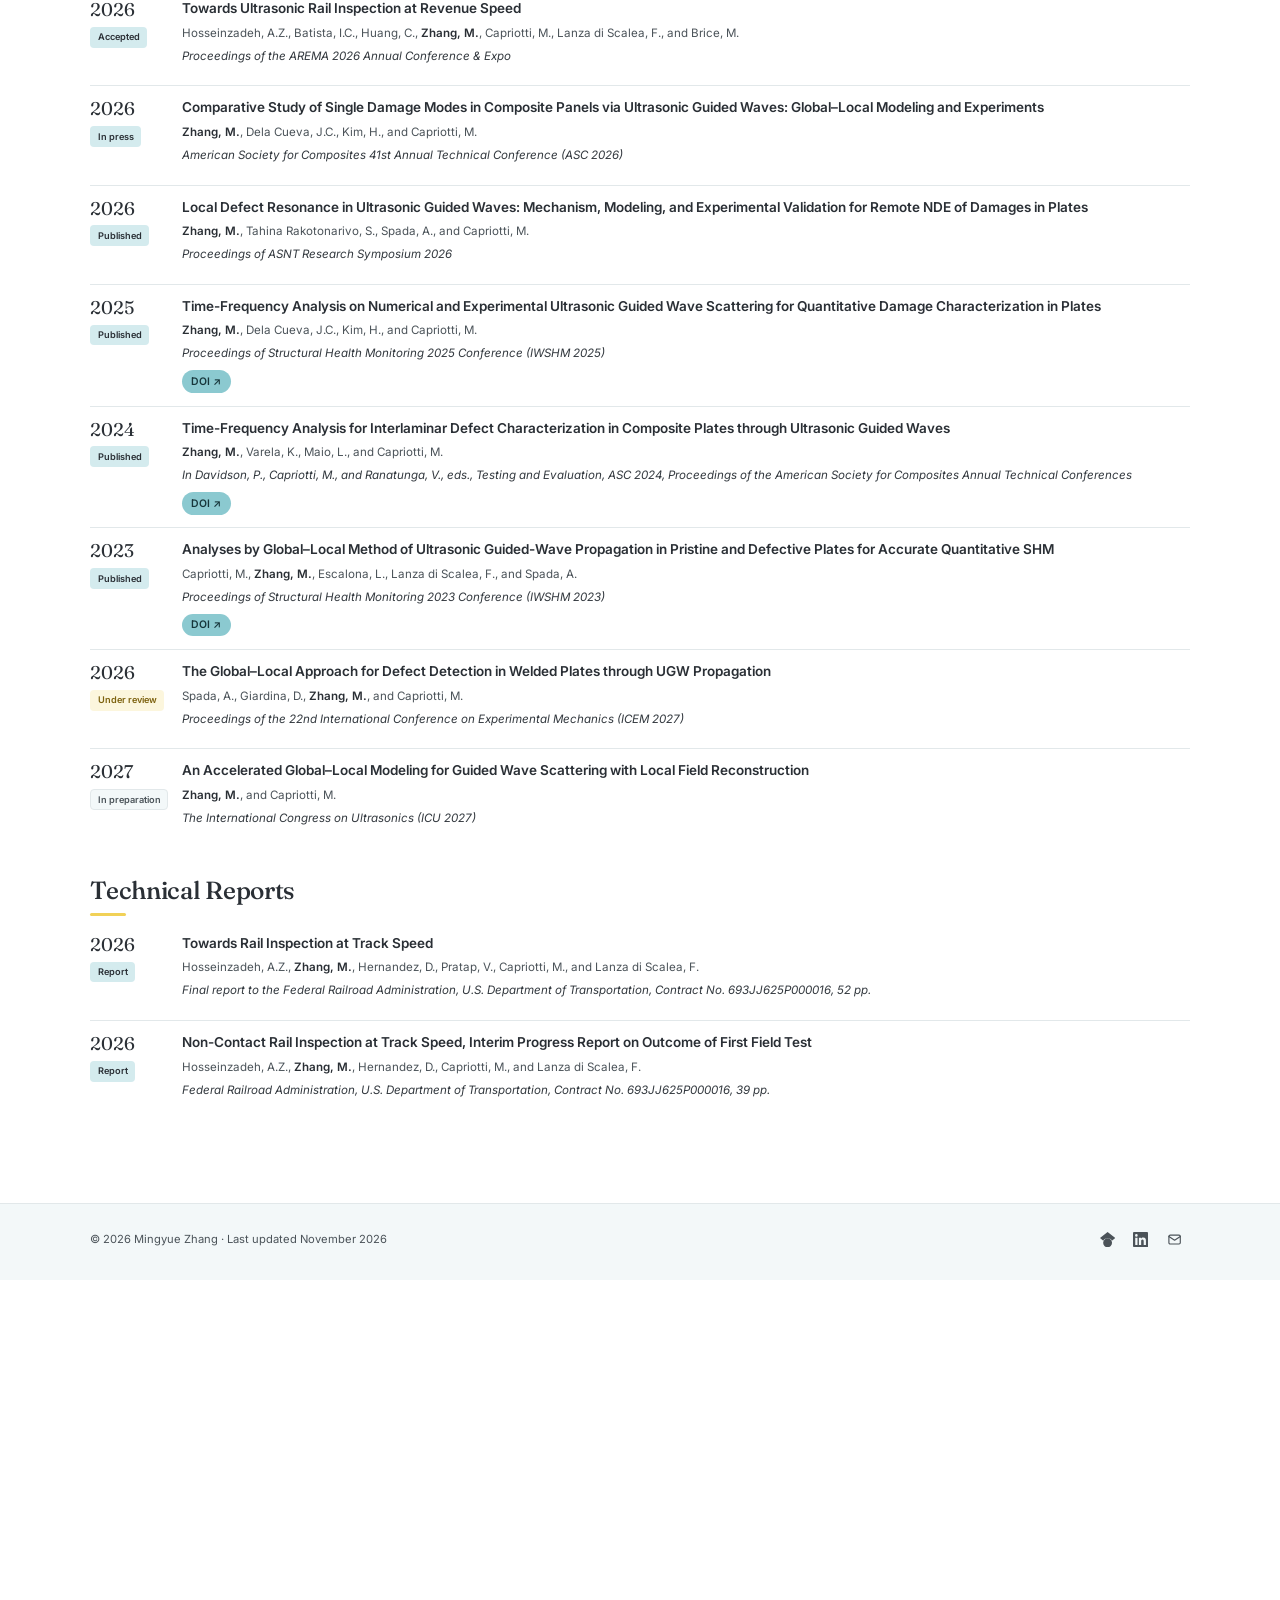
<file: publications.html>
<!doctype html>
<html lang="en">
<head>
<meta charset="utf-8">
<meta name="viewport" content="width=device-width, initial-scale=1">
<title>Publications | Mingyue Zhang</title>
<meta name="description" content="Journal papers, conference papers, reports, and talks by Mingyue Zhang.">
<link rel="icon" href="assets/img/favicon.svg?v=2" type="image/svg+xml">
<link rel="preconnect" href="https://fonts.googleapis.com">
<link rel="preconnect" href="https://fonts.gstatic.com" crossorigin>
<link rel="stylesheet" href="https://fonts.googleapis.com/css2?family=Fraunces:opsz,wght@9..144,400;9..144,500;9..144,600&family=Inter:wght@400;500;600&display=swap">
<link rel="stylesheet" href="assets/css/style.css">
<script>(function(){var t=null;try{t=localStorage.getItem("theme");}catch(e){}if(!t&&window.matchMedia)t=matchMedia("(prefers-color-scheme: dark)").matches?"dark":"light";if(t)document.documentElement.setAttribute("data-theme",t);})();</script>
</head>
<body class="page-pubs">
<a class="skip-link" href="#main">Skip to content</a>

<header class="site-header">
  <div class="header-inner">
    <a class="brand" href="index.html">Mingyue Zhang</a>
    <nav class="nav" aria-label="Main">
      <ul class="nav-links" id="nav-links">
        <li><a href="index.html">Home</a></li>
        <li><a href="news.html">News</a></li>
        <li><a href="research.html">Research</a></li>
        <li><a href="publications.html" class="active" aria-current="page">Publications</a></li>
        <li><a href="travel.html">Travel</a></li>
        <li><a href="beyond.html">Beyond Research</a></li>
      </ul>
      <div class="nav-icons">
        <a class="icon-btn icon-social" href="https://scholar.google.com/citations?user=IUCalcwAAAAJ&amp;hl=en" aria-label="Google Scholar" title="Google Scholar"><svg viewBox="0 0 24 24" fill="currentColor" aria-hidden="true"><path d="M5.242 13.769L0 9.5 12 0l12 9.5-5.242 4.269C17.548 11.249 14.978 9.5 12 9.5c-2.977 0-5.548 1.748-6.758 4.269zM12 10a7 7 0 1 0 0 14 7 7 0 0 0 0-14z"/></svg></a>
        <a class="icon-btn icon-social" href="https://www.linkedin.com/in/mingyue-zhang-research/" aria-label="LinkedIn" title="LinkedIn"><svg viewBox="0 0 24 24" fill="currentColor" aria-hidden="true"><path d="M20.447 20.452h-3.554v-5.569c0-1.328-.027-3.037-1.852-3.037-1.853 0-2.136 1.445-2.136 2.939v5.667H9.351V9h3.414v1.561h.046c.477-.9 1.637-1.85 3.37-1.85 3.601 0 4.267 2.37 4.267 5.455v6.286zM5.337 7.433a2.062 2.062 0 1 1 0-4.125 2.062 2.062 0 0 1 0 4.125zM7.119 20.452H3.555V9h3.564v11.452zM22.225 0H1.771C.792 0 0 .774 0 1.729v20.542C0 23.227.792 24 1.771 24h20.451C23.2 24 24 23.227 24 22.271V1.729C24 .774 23.2 0 22.222 0h.003z"/></svg></a>
        <button class="icon-btn theme-toggle" type="button" aria-label="Switch to dark mode"><svg class="icon-moon" viewBox="0 0 24 24" aria-hidden="true"><path d="M21 14.5A9 9 0 0 1 9.5 3a9 9 0 1 0 11.5 11.5Z" fill="currentColor"/></svg><svg class="icon-sun" viewBox="0 0 24 24" fill="none" stroke="currentColor" stroke-width="1.8" stroke-linecap="round" aria-hidden="true"><circle cx="12" cy="12" r="4.2"/><path d="M12 2.5v2.2M12 19.3v2.2M2.5 12h2.2M19.3 12h2.2M5.3 5.3l1.6 1.6M17.1 17.1l1.6 1.6M5.3 18.7l1.6-1.6M17.1 6.9l1.6-1.6"/></svg></button>
        <button class="icon-btn menu-toggle" type="button" aria-controls="nav-links" aria-expanded="false" aria-label="Menu"><svg viewBox="0 0 24 24" fill="none" stroke="currentColor" stroke-width="2" stroke-linecap="round" aria-hidden="true"><path d="M4 7h16M4 12h16M4 17h16"/></svg></button>
      </div>
    </nav>
  </div>
</header>

<main id="main">

  <section class="page-head">
    <div class="container page-head-grid">
      <div>
        <p class="eyebrow">Papers &amp; Reports</p>
        <h1>Publications</h1>
        <p>Journal papers, conference papers, and technical reports. See also <a href="https://scholar.google.com/citations?user=IUCalcwAAAAJ&amp;hl=en">Google Scholar</a>.<br>Talks are listed on the <a href="travel.html#talks">Travel</a> page.</p>
      </div>
      <svg class="burst" viewBox="0 0 390 58" aria-hidden="true"><defs><linearGradient id="burst-grad-n" gradientUnits="userSpaceOnUse" x1="98" x2="292" y1="0" y2="0"><stop offset="0" stop-color="#f3b07a"/><stop offset="1" stop-color="#e58fb4"/></linearGradient><linearGradient id="burst-grad-b" gradientUnits="userSpaceOnUse" x1="66" x2="168" y1="0" y2="0"><stop offset="0" stop-color="#5cc2a8"/><stop offset="1" stop-color="#6a9be0"/></linearGradient></defs><path class="wave-n" pathLength="1" d="M0.0 29.0 L0.6 29.0 L1.1 29.0 L1.7 29.0 L2.2 29.0 L2.8 29.0 L3.3 29.0 L3.9 29.0 L4.5 29.0 L5.0 29.0 L5.6 29.0 L6.1 29.0 L6.7 29.0 L7.2 29.0 L7.8 29.0 L8.4 29.0 L8.9 29.0 L9.5 29.0 L10.0 29.0 L10.6 29.0 L11.1 29.0 L11.7 29.0 L12.3 29.0 L12.8 29.0 L13.4 29.0 L13.9 29.0 L14.5 29.0 L15.0 29.0 L15.6 29.0 L16.2 29.0 L16.7 29.0 L17.3 29.0 L17.8 29.0 L18.4 29.0 L18.9 29.0 L19.5 29.0 L20.1 29.0 L20.6 29.0 L21.2 29.0 L21.7 29.0 L22.3 29.0 L22.8 29.0 L23.4 29.0 L24.0 29.0 L24.5 29.0 L25.1 29.0 L25.6 29.0 L26.2 29.0 L26.7 29.0 L27.3 29.0 L27.9 29.0 L28.4 29.0 L29.0 29.0 L29.5 29.0 L30.1 29.0 L30.6 29.0 L31.2 29.0 L31.8 29.0 L32.3 29.0 L32.9 29.0 L33.4 29.0 L34.0 29.0 L34.5 29.0 L35.1 29.0 L35.7 29.0 L36.2 28.9 L36.8 28.9 L37.3 28.9 L37.9 28.9 L38.4 28.9 L39.0 28.9 L39.6 28.9 L40.1 28.9 L40.7 28.9 L41.2 28.9 L41.8 28.9 L42.3 28.9 L42.9 28.9 L43.5 28.9 L44.0 28.9 L44.6 28.9 L45.1 28.9 L45.7 28.9 L46.2 28.9 L46.8 28.9 L47.4 29.0 L47.9 29.0 L48.5 29.0 L49.0 29.0 L49.6 29.0 L50.1 29.1 L50.7 29.1 L51.3 29.1 L51.8 29.1 L52.4 29.2 L52.9 29.2 L53.5 29.2 L54.0 29.2 L54.6 29.3 L55.2 29.3 L55.7 29.3 L56.3 29.3 L56.8 29.3 L57.4 29.3 L57.9 29.3 L58.5 29.3 L59.1 29.3 L59.6 29.3 L60.2 29.3 L60.7 29.3 L61.3 29.3 L61.8 29.3 L62.4 29.2 L63.0 29.2 L63.5 29.1 L64.1 29.1 L64.6 29.0 L65.2 29.0 L65.7 28.9 L66.3 28.9 L66.9 28.8 L67.4 28.7 L68.0 28.7 L68.5 28.6 L69.1 28.5 L69.6 28.5 L70.2 28.4 L70.8 28.3 L71.3 28.3 L71.9 28.2 L72.4 28.2 L73.0 28.2 L73.5 28.1 L74.1 28.1 L74.7 28.1 L75.2 28.1 L75.8 28.1 L76.3 28.2 L76.9 28.2 L77.4 28.3 L78.0 28.3 L78.6 28.4 L79.1 28.5 L79.7 28.6 L80.2 28.8 L80.8 28.9 L81.3 29.0 L81.9 29.2 L82.5 29.3 L83.0 29.5 L83.6 29.6 L84.1 29.8 L84.7 30.0 L85.2 30.1 L85.8 30.3 L86.4 30.4 L86.9 30.6 L87.5 30.7 L88.0 30.8 L88.6 30.9 L89.1 30.9 L89.7 31.0 L90.3 31.0 L90.8 31.0 L91.4 31.0 L91.9 31.0 L92.5 30.9 L93.0 30.8 L93.6 30.6 L94.2 30.5 L94.7 30.3 L95.3 30.1 L95.8 29.8 L96.4 29.6 L96.9 29.3 L97.5 29.0 L98.1 28.7 L98.6 28.4 L99.2 28.0 L99.7 27.7 L100.3 27.3 L100.8 27.0 L101.4 26.7 L102.0 26.4 L102.5 26.1 L103.1 25.8 L103.6 25.5 L104.2 25.3 L104.7 25.1 L105.3 25.0 L105.9 24.9 L106.4 24.9 L107.0 24.9 L107.5 24.9 L108.1 25.0 L108.6 25.2 L109.2 25.4 L109.8 25.7 L110.3 26.0 L110.9 26.4 L111.4 26.8 L112.0 27.3 L112.5 27.8 L113.1 28.3 L113.7 28.9 L114.2 29.5 L114.8 30.1 L115.3 30.8 L115.9 31.4 L116.4 32.0 L117.0 32.7 L117.6 33.3 L118.1 33.9 L118.7 34.4 L119.2 34.9 L119.8 35.3 L120.3 35.7 L120.9 36.0 L121.5 36.3 L122.0 36.4 L122.6 36.5 L123.1 36.5 L123.7 36.4 L124.2 36.2 L124.8 35.9 L125.4 35.5 L125.9 35.0 L126.5 34.4 L127.0 33.7 L127.6 33.0 L128.1 32.2 L128.7 31.3 L129.3 30.3 L129.8 29.3 L130.4 28.3 L130.9 27.2 L131.5 26.2 L132.0 25.1 L132.6 24.0 L133.2 23.0 L133.7 22.0 L134.3 21.1 L134.8 20.2 L135.4 19.4 L135.9 18.7 L136.5 18.1 L137.1 17.6 L137.6 17.3 L138.2 17.0 L138.7 16.9 L139.3 17.0 L139.8 17.2 L140.4 17.5 L141.0 18.0 L141.5 18.7 L142.1 19.5 L142.6 20.4 L143.2 21.4 L143.7 22.6 L144.3 23.9 L144.9 25.3 L145.4 26.7 L146.0 28.2 L146.5 29.8 L147.1 31.4 L147.6 33.0 L148.2 34.6 L148.8 36.1 L149.3 37.7 L149.9 39.1 L150.4 40.5 L151.0 41.7 L151.5 42.9 L152.1 43.8 L152.7 44.7 L153.2 45.3 L153.8 45.8 L154.3 46.1 L154.9 46.2 L155.4 46.1 L156.0 45.8 L156.6 45.3 L157.1 44.5 L157.7 43.6 L158.2 42.5 L158.8 41.2 L159.3 39.7 L159.9 38.1 L160.5 36.3 L161.0 34.4 L161.6 32.5 L162.1 30.4 L162.7 28.3 L163.2 26.2 L163.8 24.0 L164.4 21.9 L164.9 19.9 L165.5 17.9 L166.0 16.0 L166.6 14.3 L167.1 12.7 L167.7 11.2 L168.3 10.0 L168.8 9.0 L169.4 8.1 L169.9 7.6 L170.5 7.3 L171.0 7.2 L171.6 7.4 L172.2 7.8 L172.7 8.5 L173.3 9.5 L173.8 10.7 L174.4 12.1 L174.9 13.7 L175.5 15.6 L176.1 17.6 L176.6 19.7 L177.2 22.0 L177.7 24.4 L178.3 26.9 L178.8 29.4 L179.4 32.0 L180.0 34.5 L180.5 37.0 L181.1 39.4 L181.6 41.6 L182.2 43.8 L182.7 45.8 L183.3 47.6 L183.9 49.2 L184.4 50.6 L185.0 51.7 L185.5 52.6 L186.1 53.2 L186.6 53.5 L187.2 53.5 L187.8 53.3 L188.3 52.7 L188.9 51.9 L189.4 50.8 L190.0 49.4 L190.5 47.8 L191.1 46.0 L191.7 44.0 L192.2 41.8 L192.8 39.4 L193.3 36.9 L193.9 34.3 L194.4 31.7 L195.0 29.0 L195.6 26.3 L196.1 23.7 L196.7 21.1 L197.2 18.6 L197.8 16.2 L198.3 14.0 L198.9 12.0 L199.5 10.2 L200.0 8.6 L200.6 7.2 L201.1 6.1 L201.7 5.3 L202.2 4.7 L202.8 4.5 L203.4 4.5 L203.9 4.8 L204.5 5.4 L205.0 6.3 L205.6 7.4 L206.1 8.8 L206.7 10.4 L207.3 12.2 L207.8 14.2 L208.4 16.4 L208.9 18.6 L209.5 21.0 L210.0 23.5 L210.6 26.0 L211.2 28.6 L211.7 31.1 L212.3 33.6 L212.8 36.0 L213.4 38.3 L213.9 40.4 L214.5 42.4 L215.1 44.3 L215.6 45.9 L216.2 47.3 L216.7 48.5 L217.3 49.5 L217.8 50.2 L218.4 50.6 L219.0 50.8 L219.5 50.7 L220.1 50.4 L220.6 49.9 L221.2 49.0 L221.7 48.0 L222.3 46.8 L222.9 45.3 L223.4 43.7 L224.0 42.0 L224.5 40.1 L225.1 38.1 L225.6 36.1 L226.2 34.0 L226.8 31.8 L227.3 29.7 L227.9 27.6 L228.4 25.5 L229.0 23.6 L229.5 21.7 L230.1 19.9 L230.7 18.3 L231.2 16.8 L231.8 15.5 L232.3 14.4 L232.9 13.5 L233.4 12.7 L234.0 12.2 L234.6 11.9 L235.1 11.8 L235.7 11.9 L236.2 12.2 L236.8 12.7 L237.3 13.3 L237.9 14.2 L238.5 15.1 L239.0 16.3 L239.6 17.5 L240.1 18.9 L240.7 20.3 L241.2 21.9 L241.8 23.4 L242.4 25.0 L242.9 26.6 L243.5 28.2 L244.0 29.8 L244.6 31.3 L245.1 32.7 L245.7 34.1 L246.3 35.4 L246.8 36.6 L247.4 37.6 L247.9 38.5 L248.5 39.3 L249.0 40.0 L249.6 40.5 L250.2 40.8 L250.7 41.0 L251.3 41.1 L251.8 41.0 L252.4 40.7 L252.9 40.4 L253.5 39.9 L254.1 39.3 L254.6 38.6 L255.2 37.8 L255.7 36.9 L256.3 36.0 L256.8 35.0 L257.4 34.0 L258.0 32.9 L258.5 31.8 L259.1 30.8 L259.6 29.7 L260.2 28.7 L260.7 27.7 L261.3 26.7 L261.9 25.8 L262.4 25.0 L263.0 24.3 L263.5 23.6 L264.1 23.0 L264.6 22.5 L265.2 22.1 L265.8 21.8 L266.3 21.6 L266.9 21.5 L267.4 21.5 L268.0 21.6 L268.5 21.7 L269.1 22.0 L269.7 22.3 L270.2 22.7 L270.8 23.1 L271.3 23.6 L271.9 24.1 L272.4 24.7 L273.0 25.3 L273.6 26.0 L274.1 26.6 L274.7 27.2 L275.2 27.9 L275.8 28.5 L276.3 29.1 L276.9 29.7 L277.5 30.2 L278.0 30.7 L278.6 31.2 L279.1 31.6 L279.7 32.0 L280.2 32.3 L280.8 32.6 L281.4 32.8 L281.9 33.0 L282.5 33.1 L283.0 33.1 L283.6 33.1 L284.1 33.1 L284.7 33.0 L285.3 32.9 L285.8 32.7 L286.4 32.5 L286.9 32.2 L287.5 31.9 L288.0 31.6 L288.6 31.3 L289.2 31.0 L289.7 30.7 L290.3 30.3 L290.8 30.0 L291.4 29.6 L291.9 29.3 L292.5 29.0 L293.1 28.7 L293.6 28.4 L294.2 28.2 L294.7 27.9 L295.3 27.7 L295.8 27.5 L296.4 27.4 L297.0 27.2 L297.5 27.1 L298.1 27.0 L298.6 27.0 L299.2 27.0 L299.7 27.0 L300.3 27.0 L300.9 27.1 L301.4 27.1 L302.0 27.2 L302.5 27.3 L303.1 27.4 L303.6 27.6 L304.2 27.7 L304.8 27.9 L305.3 28.0 L305.9 28.2 L306.4 28.4 L307.0 28.5 L307.5 28.7 L308.1 28.8 L308.7 29.0 L309.2 29.1 L309.8 29.2 L310.3 29.4 L310.9 29.5 L311.4 29.6 L312.0 29.7 L312.6 29.7 L313.1 29.8 L313.7 29.8 L314.2 29.9 L314.8 29.9 L315.3 29.9 L315.9 29.9 L316.5 29.9 L317.0 29.8 L317.6 29.8 L318.1 29.8 L318.7 29.7 L319.2 29.7 L319.8 29.6 L320.4 29.5 L320.9 29.5 L321.5 29.4 L322.0 29.3 L322.6 29.3 L323.1 29.2 L323.7 29.1 L324.3 29.1 L324.8 29.0 L325.4 29.0 L325.9 28.9 L326.5 28.9 L327.0 28.8 L327.6 28.8 L328.2 28.7 L328.7 28.7 L329.3 28.7 L329.8 28.7 L330.4 28.7 L330.9 28.7 L331.5 28.7 L332.1 28.7 L332.6 28.7 L333.2 28.7 L333.7 28.7 L334.3 28.7 L334.8 28.7 L335.4 28.7 L336.0 28.8 L336.5 28.8 L337.1 28.8 L337.6 28.8 L338.2 28.9 L338.7 28.9 L339.3 28.9 L339.9 28.9 L340.4 29.0 L341.0 29.0 L341.5 29.0 L342.1 29.0 L342.6 29.0 L343.2 29.1 L343.8 29.1 L344.3 29.1 L344.9 29.1 L345.4 29.1 L346.0 29.1 L346.5 29.1 L347.1 29.1 L347.7 29.1 L348.2 29.1 L348.8 29.1 L349.3 29.1 L349.9 29.1 L350.4 29.1 L351.0 29.1 L351.6 29.1 L352.1 29.1 L352.7 29.1 L353.2 29.1 L353.8 29.1 L354.3 29.0 L354.9 29.0 L355.5 29.0 L356.0 29.0 L356.6 29.0 L357.1 29.0 L357.7 29.0 L358.2 29.0 L358.8 29.0 L359.4 29.0 L359.9 29.0 L360.5 29.0 L361.0 29.0 L361.6 29.0 L362.1 29.0 L362.7 29.0 L363.3 29.0 L363.8 29.0 L364.4 29.0 L364.9 29.0 L365.5 29.0 L366.0 29.0 L366.6 29.0 L367.2 29.0 L367.7 29.0 L368.3 29.0 L368.8 29.0 L369.4 29.0 L369.9 29.0 L370.5 29.0 L371.1 29.0 L371.6 29.0 L372.2 29.0 L372.7 29.0 L373.3 29.0 L373.8 29.0 L374.4 29.0 L375.0 29.0 L375.5 29.0 L376.1 29.0 L376.6 29.0 L377.2 29.0 L377.7 29.0 L378.3 29.0 L378.9 29.0 L379.4 29.0 L380.0 29.0 L380.5 29.0 L381.1 29.0 L381.6 29.0 L382.2 29.0 L382.8 29.0 L383.3 29.0 L383.9 29.0 L384.4 29.0 L385.0 29.0 L385.5 29.0 L386.1 29.0 L386.7 29.0 L387.2 29.0 L387.8 29.0 L388.3 29.0 L388.9 29.0 L389.4 29.0 L390.0 29.0" stroke="url(#burst-grad-n)" stroke-width="1.8"/><path class="wave-b" pathLength="1" d="M0.0 29.0 L0.6 29.0 L1.1 29.0 L1.7 29.0 L2.2 29.0 L2.8 29.0 L3.3 29.0 L3.9 29.0 L4.5 28.9 L5.0 28.9 L5.6 28.9 L6.1 28.9 L6.7 28.9 L7.2 28.9 L7.8 28.9 L8.4 28.9 L8.9 28.9 L9.5 28.9 L10.0 28.9 L10.6 28.9 L11.1 28.8 L11.7 28.8 L12.3 28.8 L12.8 28.8 L13.4 28.8 L13.9 28.8 L14.5 28.8 L15.0 28.9 L15.6 28.9 L16.2 28.9 L16.7 28.9 L17.3 28.9 L17.8 28.9 L18.4 28.9 L18.9 29.0 L19.5 29.0 L20.1 29.0 L20.6 29.1 L21.2 29.1 L21.7 29.1 L22.3 29.2 L22.8 29.2 L23.4 29.3 L24.0 29.3 L24.5 29.4 L25.1 29.4 L25.6 29.5 L26.2 29.5 L26.7 29.6 L27.3 29.6 L27.9 29.7 L28.4 29.7 L29.0 29.8 L29.5 29.8 L30.1 29.8 L30.6 29.8 L31.2 29.9 L31.8 29.9 L32.3 29.9 L32.9 29.9 L33.4 29.8 L34.0 29.8 L34.5 29.8 L35.1 29.7 L35.7 29.7 L36.2 29.6 L36.8 29.5 L37.3 29.4 L37.9 29.3 L38.4 29.1 L39.0 29.0 L39.6 28.8 L40.1 28.7 L40.7 28.5 L41.2 28.3 L41.8 28.1 L42.3 27.9 L42.9 27.7 L43.5 27.5 L44.0 27.3 L44.6 27.1 L45.1 26.9 L45.7 26.7 L46.2 26.6 L46.8 26.4 L47.4 26.2 L47.9 26.1 L48.5 25.9 L49.0 25.8 L49.6 25.8 L50.1 25.7 L50.7 25.7 L51.3 25.7 L51.8 25.7 L52.4 25.8 L52.9 25.9 L53.5 26.0 L54.0 26.2 L54.6 26.4 L55.2 26.7 L55.7 27.0 L56.3 27.3 L56.8 27.7 L57.4 28.1 L57.9 28.5 L58.5 29.0 L59.1 29.5 L59.6 30.0 L60.2 30.6 L60.7 31.2 L61.3 31.7 L61.8 32.3 L62.4 32.9 L63.0 33.5 L63.5 34.1 L64.1 34.7 L64.6 35.2 L65.2 35.7 L65.7 36.2 L66.3 36.7 L66.9 37.1 L67.4 37.4 L68.0 37.7 L68.5 37.9 L69.1 38.1 L69.6 38.1 L70.2 38.1 L70.8 38.0 L71.3 37.9 L71.9 37.6 L72.4 37.2 L73.0 36.8 L73.5 36.3 L74.1 35.6 L74.7 34.9 L75.2 34.1 L75.8 33.2 L76.3 32.3 L76.9 31.2 L77.4 30.1 L78.0 29.0 L78.6 27.8 L79.1 26.6 L79.7 25.3 L80.2 24.1 L80.8 22.8 L81.3 21.5 L81.9 20.3 L82.5 19.0 L83.0 17.9 L83.6 16.7 L84.1 15.7 L84.7 14.7 L85.2 13.9 L85.8 13.1 L86.4 12.4 L86.9 11.9 L87.5 11.5 L88.0 11.2 L88.6 11.1 L89.1 11.1 L89.7 11.3 L90.3 11.7 L90.8 12.2 L91.4 12.9 L91.9 13.7 L92.5 14.7 L93.0 15.8 L93.6 17.1 L94.2 18.5 L94.7 20.0 L95.3 21.6 L95.8 23.3 L96.4 25.2 L96.9 27.1 L97.5 29.0 L98.1 31.0 L98.6 33.0 L99.2 35.0 L99.7 37.0 L100.3 39.0 L100.8 40.9 L101.4 42.7 L102.0 44.5 L102.5 46.1 L103.1 47.7 L103.6 49.1 L104.2 50.3 L104.7 51.4 L105.3 52.3 L105.9 53.0 L106.4 53.6 L107.0 53.9 L107.5 54.0 L108.1 53.9 L108.6 53.6 L109.2 53.1 L109.8 52.4 L110.3 51.5 L110.9 50.4 L111.4 49.1 L112.0 47.6 L112.5 46.0 L113.1 44.2 L113.7 42.3 L114.2 40.3 L114.8 38.2 L115.3 35.9 L115.9 33.7 L116.4 31.3 L117.0 29.0 L117.6 26.7 L118.1 24.3 L118.7 22.1 L119.2 19.8 L119.8 17.7 L120.3 15.7 L120.9 13.8 L121.5 12.0 L122.0 10.4 L122.6 8.9 L123.1 7.6 L123.7 6.5 L124.2 5.6 L124.8 4.9 L125.4 4.4 L125.9 4.1 L126.5 4.0 L127.0 4.1 L127.6 4.4 L128.1 5.0 L128.7 5.7 L129.3 6.6 L129.8 7.7 L130.4 8.9 L130.9 10.3 L131.5 11.9 L132.0 13.5 L132.6 15.3 L133.2 17.1 L133.7 19.0 L134.3 21.0 L134.8 23.0 L135.4 25.0 L135.9 27.0 L136.5 29.0 L137.1 30.9 L137.6 32.8 L138.2 34.7 L138.7 36.4 L139.3 38.0 L139.8 39.5 L140.4 40.9 L141.0 42.2 L141.5 43.3 L142.1 44.3 L142.6 45.1 L143.2 45.8 L143.7 46.3 L144.3 46.7 L144.9 46.9 L145.4 46.9 L146.0 46.8 L146.5 46.5 L147.1 46.1 L147.6 45.6 L148.2 44.9 L148.8 44.1 L149.3 43.3 L149.9 42.3 L150.4 41.3 L151.0 40.1 L151.5 39.0 L152.1 37.7 L152.7 36.5 L153.2 35.2 L153.8 33.9 L154.3 32.7 L154.9 31.4 L155.4 30.2 L156.0 29.0 L156.6 27.9 L157.1 26.8 L157.7 25.7 L158.2 24.8 L158.8 23.9 L159.3 23.1 L159.9 22.4 L160.5 21.7 L161.0 21.2 L161.6 20.8 L162.1 20.4 L162.7 20.1 L163.2 20.0 L163.8 19.9 L164.4 19.9 L164.9 19.9 L165.5 20.1 L166.0 20.3 L166.6 20.6 L167.1 20.9 L167.7 21.3 L168.3 21.8 L168.8 22.3 L169.4 22.8 L169.9 23.3 L170.5 23.9 L171.0 24.5 L171.6 25.1 L172.2 25.7 L172.7 26.3 L173.3 26.8 L173.8 27.4 L174.4 28.0 L174.9 28.5 L175.5 29.0 L176.1 29.5 L176.6 29.9 L177.2 30.3 L177.7 30.7 L178.3 31.0 L178.8 31.3 L179.4 31.6 L180.0 31.8 L180.5 32.0 L181.1 32.1 L181.6 32.2 L182.2 32.3 L182.7 32.3 L183.3 32.3 L183.9 32.3 L184.4 32.2 L185.0 32.2 L185.5 32.1 L186.1 31.9 L186.6 31.8 L187.2 31.6 L187.8 31.4 L188.3 31.3 L188.9 31.1 L189.4 30.9 L190.0 30.7 L190.5 30.5 L191.1 30.3 L191.7 30.1 L192.2 29.9 L192.8 29.7 L193.3 29.5 L193.9 29.3 L194.4 29.2 L195.0 29.0 L195.6 28.9 L196.1 28.7 L196.7 28.6 L197.2 28.5 L197.8 28.4 L198.3 28.3 L198.9 28.3 L199.5 28.2 L200.0 28.2 L200.6 28.2 L201.1 28.1 L201.7 28.1 L202.2 28.1 L202.8 28.1 L203.4 28.2 L203.9 28.2 L204.5 28.2 L205.0 28.2 L205.6 28.3 L206.1 28.3 L206.7 28.4 L207.3 28.4 L207.8 28.5 L208.4 28.5 L208.9 28.6 L209.5 28.6 L210.0 28.7 L210.6 28.7 L211.2 28.8 L211.7 28.8 L212.3 28.9 L212.8 28.9 L213.4 28.9 L213.9 29.0 L214.5 29.0 L215.1 29.0 L215.6 29.1 L216.2 29.1 L216.7 29.1 L217.3 29.1 L217.8 29.1 L218.4 29.1 L219.0 29.1 L219.5 29.2 L220.1 29.2 L220.6 29.2 L221.2 29.2 L221.7 29.2 L222.3 29.2 L222.9 29.2 L223.4 29.1 L224.0 29.1 L224.5 29.1 L225.1 29.1 L225.6 29.1 L226.2 29.1 L226.8 29.1 L227.3 29.1 L227.9 29.1 L228.4 29.1 L229.0 29.1 L229.5 29.1 L230.1 29.0 L230.7 29.0 L231.2 29.0 L231.8 29.0 L232.3 29.0 L232.9 29.0 L233.4 29.0 L234.0 29.0 L234.6 29.0 L235.1 29.0 L235.7 29.0 L236.2 29.0 L236.8 29.0 L237.3 29.0 L237.9 29.0 L238.5 29.0 L239.0 29.0 L239.6 29.0 L240.1 29.0 L240.7 29.0 L241.2 29.0 L241.8 29.0 L242.4 29.0 L242.9 29.0 L243.5 29.0 L244.0 29.0 L244.6 29.0 L245.1 29.0 L245.7 29.0 L246.3 29.0 L246.8 29.0 L247.4 29.0 L247.9 29.0 L248.5 29.0 L249.0 29.0 L249.6 29.0 L250.2 29.0 L250.7 29.0 L251.3 29.0 L251.8 29.0 L252.4 29.0 L252.9 29.0 L253.5 29.0 L254.1 29.0 L254.6 29.0 L255.2 29.0 L255.7 29.0 L256.3 29.0 L256.8 29.0 L257.4 29.0 L258.0 29.0 L258.5 29.0 L259.1 29.0 L259.6 29.0 L260.2 29.0 L260.7 29.0 L261.3 29.0 L261.9 29.0 L262.4 29.0 L263.0 29.0 L263.5 29.0 L264.1 29.0 L264.6 29.0 L265.2 29.0 L265.8 29.0 L266.3 29.0 L266.9 29.0 L267.4 29.0 L268.0 29.0 L268.5 29.0 L269.1 29.0 L269.7 29.0 L270.2 29.0 L270.8 29.0 L271.3 29.0 L271.9 29.0 L272.4 29.0 L273.0 29.0 L273.6 29.0 L274.1 29.0 L274.7 29.0 L275.2 29.0 L275.8 29.0 L276.3 29.0 L276.9 29.0 L277.5 29.0 L278.0 29.0 L278.6 29.0 L279.1 29.0 L279.7 29.0 L280.2 29.0 L280.8 29.0 L281.4 29.0 L281.9 29.0 L282.5 29.0 L283.0 29.0 L283.6 29.0 L284.1 29.0 L284.7 29.0 L285.3 29.0 L285.8 29.0 L286.4 29.0 L286.9 29.0 L287.5 29.0 L288.0 29.0 L288.6 29.0 L289.2 29.0 L289.7 29.0 L290.3 29.0 L290.8 29.0 L291.4 29.0 L291.9 29.0 L292.5 29.0 L293.1 29.0 L293.6 29.0 L294.2 29.0 L294.7 29.0 L295.3 29.0 L295.8 29.0 L296.4 29.0 L297.0 29.0 L297.5 29.0 L298.1 29.0 L298.6 29.0 L299.2 29.0 L299.7 29.0 L300.3 29.0 L300.9 29.0 L301.4 29.0 L302.0 29.0 L302.5 29.0 L303.1 29.0 L303.6 29.0 L304.2 29.0 L304.8 29.0 L305.3 29.0 L305.9 29.0 L306.4 29.0 L307.0 29.0 L307.5 29.0 L308.1 29.0 L308.7 29.0 L309.2 29.0 L309.8 29.0 L310.3 29.0 L310.9 29.0 L311.4 29.0 L312.0 29.0 L312.6 29.0 L313.1 29.0 L313.7 29.0 L314.2 29.0 L314.8 29.0 L315.3 29.0 L315.9 29.0 L316.5 29.0 L317.0 29.0 L317.6 29.0 L318.1 29.0 L318.7 29.0 L319.2 29.0 L319.8 29.0 L320.4 29.0 L320.9 29.0 L321.5 29.0 L322.0 29.0 L322.6 29.0 L323.1 29.0 L323.7 29.0 L324.3 29.0 L324.8 29.0 L325.4 29.0 L325.9 29.0 L326.5 29.0 L327.0 29.0 L327.6 29.0 L328.2 29.0 L328.7 29.0 L329.3 29.0 L329.8 29.0 L330.4 29.0 L330.9 29.0 L331.5 29.0 L332.1 29.0 L332.6 29.0 L333.2 29.0 L333.7 29.0 L334.3 29.0 L334.8 29.0 L335.4 29.0 L336.0 29.0 L336.5 29.0 L337.1 29.0 L337.6 29.0 L338.2 29.0 L338.7 29.0 L339.3 29.0 L339.9 29.0 L340.4 29.0 L341.0 29.0 L341.5 29.0 L342.1 29.0 L342.6 29.0 L343.2 29.0 L343.8 29.0 L344.3 29.0 L344.9 29.0 L345.4 29.0 L346.0 29.0 L346.5 29.0 L347.1 29.0 L347.7 29.0 L348.2 29.0 L348.8 29.0 L349.3 29.0 L349.9 29.0 L350.4 29.0 L351.0 29.0 L351.6 29.0 L352.1 29.0 L352.7 29.0 L353.2 29.0 L353.8 29.0 L354.3 29.0 L354.9 29.0 L355.5 29.0 L356.0 29.0 L356.6 29.0 L357.1 29.0 L357.7 29.0 L358.2 29.0 L358.8 29.0 L359.4 29.0 L359.9 29.0 L360.5 29.0 L361.0 29.0 L361.6 29.0 L362.1 29.0 L362.7 29.0 L363.3 29.0 L363.8 29.0 L364.4 29.0 L364.9 29.0 L365.5 29.0 L366.0 29.0 L366.6 29.0 L367.2 29.0 L367.7 29.0 L368.3 29.0 L368.8 29.0 L369.4 29.0 L369.9 29.0 L370.5 29.0 L371.1 29.0 L371.6 29.0 L372.2 29.0 L372.7 29.0 L373.3 29.0 L373.8 29.0 L374.4 29.0 L375.0 29.0 L375.5 29.0 L376.1 29.0 L376.6 29.0 L377.2 29.0 L377.7 29.0 L378.3 29.0 L378.9 29.0 L379.4 29.0 L380.0 29.0 L380.5 29.0 L381.1 29.0 L381.6 29.0 L382.2 29.0 L382.8 29.0 L383.3 29.0 L383.9 29.0 L384.4 29.0 L385.0 29.0 L385.5 29.0 L386.1 29.0 L386.7 29.0 L387.2 29.0 L387.8 29.0 L388.3 29.0 L388.9 29.0 L389.4 29.0 L390.0 29.0" stroke="url(#burst-grad-b)" stroke-width="2.2"/></svg>
    </div>
  </section>

  <section class="section" style="padding-top:36px">
    <div class="container">
      <div class="filters" role="group" aria-label="Filter by type">
        <button type="button" data-filter="all" aria-pressed="true">All</button>
        <button type="button" data-filter="journal" aria-pressed="false">Journal <span>10</span></button>
        <button type="button" data-filter="conference" aria-pressed="false">Conference <span>8</span></button>
        <button type="button" data-filter="report" aria-pressed="false">Reports <span>2</span></button>
      </div>

      <!-- ===== Journal ===== -->
      <div class="pub-group" data-type="journal">
        <h2>Journal Publications</h2>
        <ul class="pub-list">
          <li class="pub">
            <div class="pub-meta"><span class="pub-year">2025</span><span class="status status-published">Published</span></div>
            <div>
              <p class="pub-title">On the Existence of Local Defect Resonance in Ultrasonic Guided Waves Interaction with Horizontal Defects in Plates</p>
              <p class="pub-authors"><strong>Zhang, M.</strong>, Tahina Rakotonarivo, S., Spada, A., and Capriotti, M.</p>
              <p class="pub-venue">Ultrasonics, 160, 107912</p>
              <div class="pub-links"><a class="pill" href="https://doi.org/10.1016/j.ultras.2025.107912">DOI &#8599;</a></div>
            </div>
          </li>
          <li class="pub">
            <div class="pub-meta"><span class="pub-year">2024</span><span class="status status-published">Published</span></div>
            <div>
              <p class="pub-title">Ultrasonic Guided Wave Scattering Spectra by Hybrid Global&ndash;Local Modeling for Nondestructive Evaluation in Composites with Varying Defect Features</p>
              <p class="pub-authors"><strong>Zhang, M.</strong>, Galvis, L.W.E., Spada, A., and Capriotti, M.</p>
              <p class="pub-venue">Journal of Nondestructive Evaluation, Diagnostics and Prognostics of Engineering Systems, 7(3), 031001</p>
              <div class="pub-links"><a class="pill" href="https://doi.org/10.1115/1.4065152">DOI &#8599;</a></div>
            </div>
          </li>
          <li class="pub">
            <div class="pub-meta"><span class="pub-year">2024</span><span class="status status-published">Published</span></div>
            <div>
              <p class="pub-title">System-Wide Energy Efficient Computation Offloading in Vehicular Edge Computing with Speed Adjustment</p>
              <p class="pub-authors">Li, H., Li, X., <strong>Zhang, M.</strong>, and Ulziinyam, B.</p>
              <p class="pub-venue">IEEE Transactions on Green Communications and Networking, 8(2), 701&ndash;715</p>
              <div class="pub-links"><a class="pill" href="https://doi.org/10.1109/TGCN.2023.3349273">DOI &#8599;</a></div>
            </div>
          </li>
          <li class="pub">
            <div class="pub-meta"><span class="pub-year">2023</span><span class="status status-published">Published</span></div>
            <div>
              <p class="pub-title">The Role of Evanescent Modes in Global&ndash;Local Analysis of Ultrasonic Guided Waves in Plates with Varying Local Zone&ndash;Scatterer Relations</p>
              <p class="pub-authors">Spada, A., <strong>Zhang, M.</strong>, Lanza di Scalea, F., and Capriotti, M.</p>
              <p class="pub-venue">Journal of Vibration and Control</p>
              <div class="pub-links"><a class="pill" href="https://doi.org/10.1177/10775463231168926">DOI &#8599;</a></div>
            </div>
          </li>
          <li class="pub">
            <div class="pub-meta"><span class="pub-year">2020</span><span class="status status-published">Published</span></div>
            <div>
              <p class="pub-title">Multicast-Oriented Task Offloading for Vehicle Edge Computing</p>
              <p class="pub-authors">Li, H., Li, X., <strong>Zhang, M.</strong>, and Ulziinyam, B.</p>
              <p class="pub-venue">IEEE Access, 8, 187373&ndash;187383</p>
              <div class="pub-links"><a class="pill" href="https://doi.org/10.1109/ACCESS.2020.3030943">DOI &#8599;</a></div>
            </div>
          </li>
          <li class="pub">
            <div class="pub-meta"><span class="pub-year">2018</span><span class="status status-published">Published</span></div>
            <div>
              <p class="pub-title">Tensile Creep and Cracking Potential of High Performance Concrete Internally Cured with Super Absorbent Polymers at Early Age</p>
              <p class="pub-authors">Shen, D., Jiang, J., <strong>Zhang, M.</strong>, Yao, P., and Jiang, G.</p>
              <p class="pub-venue">Construction and Building Materials, 165, 451&ndash;461</p>
              <div class="pub-links"><a class="pill" href="https://doi.org/10.1016/j.conbuildmat.2017.12.136">DOI &#8599;</a></div>
            </div>
          </li><li class="pub">
            <div class="pub-meta"><span class="pub-year">2026</span><span class="status status-review">Under review</span></div>
            <div>
              <p class="pub-title">Interaction of Ultrasonic Guided Waves with Controlled Single Damage Modes in Composite Laminates</p>
              <p class="pub-authors"><strong>Zhang, M.</strong>, Dela Cueva, J.C., Kim, H., and Capriotti, M.</p>
              <p class="pub-venue">Composite Structures</p>
            </div>
          </li>
          <li class="pub">
            <div class="pub-meta"><span class="pub-year">2026</span><span class="status status-review">Under review</span></div>
            <div>
              <p class="pub-title">Robust Remote Damage Identification in Structural Waveguides Using Local Defect Resonance and Single-Input Dual-Output Configuration</p>
              <p class="pub-authors"><strong>Zhang, M.</strong>, and Capriotti, M.</p>
              <p class="pub-venue">Structural Health Monitoring</p>
            </div>
          </li>
          <li class="pub">
            <div class="pub-meta"><span class="pub-year">2026</span><span class="status">In preparation</span></div>
            <div>
              <p class="pub-title">Inverse Characterization and Quantification of Discontinuities in Isotropic Waveguides through Local Resonance</p>
              <p class="pub-authors"><strong>Zhang, M.</strong>, and Capriotti, M.</p>
              <p class="pub-venue">NDT &amp; E International</p>
            </div>
          </li>
          <li class="pub">
            <div class="pub-meta"><span class="pub-year">2026</span><span class="status">In preparation</span></div>
            <div>
              <p class="pub-title">Effects of Stacking Sequence and Defect Characteristics on Local Defect Resonance Frequencies in Laminated Composites</p>
              <p class="pub-authors"><strong>Zhang, M.</strong>, and Capriotti, M.</p>
              <p class="pub-venue">Research in Nondestructive Evaluation (ASNT Foundation Fellowship Papers special collection)</p>
            </div>
          </li>
        </ul>
      </div>

      <!-- ===== Conference ===== -->
      <div class="pub-group" data-type="conference">
        <h2>Conference Publications</h2>
        <ul class="pub-list">
          <li class="pub" id="arema2026">
            <div class="pub-meta"><span class="pub-year">2026</span><span class="status status-accepted">Accepted</span></div>
            <div>
              <p class="pub-title">Towards Ultrasonic Rail Inspection at Revenue Speed</p>
              <p class="pub-authors">Hosseinzadeh, A.Z., Batista, I.C., Huang, C., <strong>Zhang, M.</strong>, Capriotti, M., Lanza di Scalea, F., and Brice, M.</p>
              <p class="pub-venue">Proceedings of the AREMA 2026 Annual Conference &amp; Expo</p>
            </div>
          </li>
          <li class="pub" id="asc2026">
            <div class="pub-meta"><span class="pub-year">2026</span><span class="status status-accepted">In press</span></div>
            <div>
              <p class="pub-title">Comparative Study of Single Damage Modes in Composite Panels via Ultrasonic Guided Waves: Global&ndash;Local Modeling and Experiments</p>
              <p class="pub-authors"><strong>Zhang, M.</strong>, Dela Cueva, J.C., Kim, H., and Capriotti, M.</p>
              <p class="pub-venue">American Society for Composites 41st Annual Technical Conference (ASC 2026)</p>
            </div>
          </li>
          <li class="pub" id="asnt2026">
            <div class="pub-meta"><span class="pub-year">2026</span><span class="status status-published">Published</span></div>
            <div>
              <p class="pub-title">Local Defect Resonance in Ultrasonic Guided Waves: Mechanism, Modeling, and Experimental Validation for Remote NDE of Damages in Plates</p>
              <p class="pub-authors"><strong>Zhang, M.</strong>, Tahina Rakotonarivo, S., Spada, A., and Capriotti, M.</p>
              <p class="pub-venue">Proceedings of ASNT Research Symposium 2026</p>
            </div>
          </li>
          <li class="pub">
            <div class="pub-meta"><span class="pub-year">2025</span><span class="status status-published">Published</span></div>
            <div>
              <p class="pub-title">Time-Frequency Analysis on Numerical and Experimental Ultrasonic Guided Wave Scattering for Quantitative Damage Characterization in Plates</p>
              <p class="pub-authors"><strong>Zhang, M.</strong>, Dela Cueva, J.C., Kim, H., and Capriotti, M.</p>
              <p class="pub-venue">Proceedings of Structural Health Monitoring 2025 Conference (IWSHM 2025)</p>
              <div class="pub-links"><a class="pill" href="https://doi.org/10.12783/shm2025/37432">DOI &#8599;</a></div>
            </div>
          </li>
          <li class="pub">
            <div class="pub-meta"><span class="pub-year">2024</span><span class="status status-published">Published</span></div>
            <div>
              <p class="pub-title">Time-Frequency Analysis for Interlaminar Defect Characterization in Composite Plates through Ultrasonic Guided Waves</p>
              <p class="pub-authors"><strong>Zhang, M.</strong>, Varela, K., Maio, L., and Capriotti, M.</p>
              <p class="pub-venue">In Davidson, P., Capriotti, M., and Ranatunga, V., eds., Testing and Evaluation, ASC 2024, Proceedings of the American Society for Composites Annual Technical Conferences</p>
              <div class="pub-links"><a class="pill" href="https://doi.org/10.1007/978-3-032-05212-4_9">DOI &#8599;</a></div>
            </div>
          </li>
          <li class="pub">
            <div class="pub-meta"><span class="pub-year">2023</span><span class="status status-published">Published</span></div>
            <div>
              <p class="pub-title">Analyses by Global&ndash;Local Method of Ultrasonic Guided-Wave Propagation in Pristine and Defective Plates for Accurate Quantitative SHM</p>
              <p class="pub-authors">Capriotti, M., <strong>Zhang, M.</strong>, Escalona, L., Lanza di Scalea, F., and Spada, A.</p>
              <p class="pub-venue">Proceedings of Structural Health Monitoring 2023 Conference (IWSHM 2023)</p>
              <div class="pub-links"><a class="pill" href="https://doi.org/10.12783/shm2023/36954">DOI &#8599;</a></div>
            </div>
          </li>          <li class="pub">
            <div class="pub-meta"><span class="pub-year">2026</span><span class="status status-review">Under review</span></div>
            <div>
              <p class="pub-title">The Global&ndash;Local Approach for Defect Detection in Welded Plates through UGW Propagation</p>
              <p class="pub-authors">Spada, A., Giardina, D., <strong>Zhang, M.</strong>, and Capriotti, M.</p>
              <p class="pub-venue">Proceedings of the 22nd International Conference on Experimental Mechanics (ICEM 2027)</p>
            </div>
          </li>
<li class="pub">
            <div class="pub-meta"><span class="pub-year">2027</span><span class="status">In preparation</span></div>
            <div>
              <p class="pub-title">An Accelerated Global&ndash;Local Modeling for Guided Wave Scattering with Local Field Reconstruction</p>
              <p class="pub-authors"><strong>Zhang, M.</strong>, and Capriotti, M.</p>
              <p class="pub-venue">The International Congress on Ultrasonics (ICU 2027)</p>
            </div>
          </li>
        </ul>
      </div>

      <!-- ===== Reports ===== -->
      <div class="pub-group" data-type="report">
        <h2>Technical Reports</h2>
        <ul class="pub-list">
          <li class="pub" id="fra-final">
            <div class="pub-meta"><span class="pub-year">2026</span><span class="status status-published">Report</span></div>
            <div>
              <p class="pub-title">Towards Rail Inspection at Track Speed</p>
              <p class="pub-authors">Hosseinzadeh, A.Z., <strong>Zhang, M.</strong>, Hernandez, D., Pratap, V., Capriotti, M., and Lanza di Scalea, F.</p>
              <p class="pub-venue">Final report to the Federal Railroad Administration, U.S. Department of Transportation, Contract No. 693JJ625P000016, 52 pp.</p>
            </div>
          </li>
          <li class="pub">
            <div class="pub-meta"><span class="pub-year">2026</span><span class="status status-published">Report</span></div>
            <div>
              <p class="pub-title">Non-Contact Rail Inspection at Track Speed, Interim Progress Report on Outcome of First Field Test</p>
              <p class="pub-authors">Hosseinzadeh, A.Z., <strong>Zhang, M.</strong>, Hernandez, D., Capriotti, M., and Lanza di Scalea, F.</p>
              <p class="pub-venue">Federal Railroad Administration, U.S. Department of Transportation, Contract No. 693JJ625P000016, 39 pp.</p>
            </div>
          </li>
        </ul>
      </div>

    </div>
  </section>

</main>

<footer class="site-footer">
  <div class="footer-inner">
    <span>&copy; 2026 Mingyue Zhang &middot; Last updated November 2026</span>
    <div class="footer-links">
      <a class="icon-btn" href="https://scholar.google.com/citations?user=IUCalcwAAAAJ&amp;hl=en" aria-label="Google Scholar" title="Google Scholar"><svg viewBox="0 0 24 24" fill="currentColor" aria-hidden="true"><path d="M5.242 13.769L0 9.5 12 0l12 9.5-5.242 4.269C17.548 11.249 14.978 9.5 12 9.5c-2.977 0-5.548 1.748-6.758 4.269zM12 10a7 7 0 1 0 0 14 7 7 0 0 0 0-14z"/></svg></a>
      <a class="icon-btn" href="https://www.linkedin.com/in/mingyue-zhang-research/" aria-label="LinkedIn" title="LinkedIn"><svg viewBox="0 0 24 24" fill="currentColor" aria-hidden="true"><path d="M20.447 20.452h-3.554v-5.569c0-1.328-.027-3.037-1.852-3.037-1.853 0-2.136 1.445-2.136 2.939v5.667H9.351V9h3.414v1.561h.046c.477-.9 1.637-1.85 3.37-1.85 3.601 0 4.267 2.37 4.267 5.455v6.286zM5.337 7.433a2.062 2.062 0 1 1 0-4.125 2.062 2.062 0 0 1 0 4.125zM7.119 20.452H3.555V9h3.564v11.452zM22.225 0H1.771C.792 0 0 .774 0 1.729v20.542C0 23.227.792 24 1.771 24h20.451C23.2 24 24 23.227 24 22.271V1.729C24 .774 23.2 0 22.222 0h.003z"/></svg></a>
      <a class="icon-btn" href="mailto:miz005@ucsd.edu" aria-label="Email" title="Email"><svg viewBox="0 0 24 24" fill="none" stroke="currentColor" stroke-width="1.8" stroke-linecap="round" stroke-linejoin="round" aria-hidden="true"><rect x="3" y="5" width="18" height="14" rx="2"/><path d="m3 7 9 6 9-6"/></svg></a>
    </div>
  </div>
</footer>

<script src="assets/js/site.js"></script>
</body>
</html>
</file>
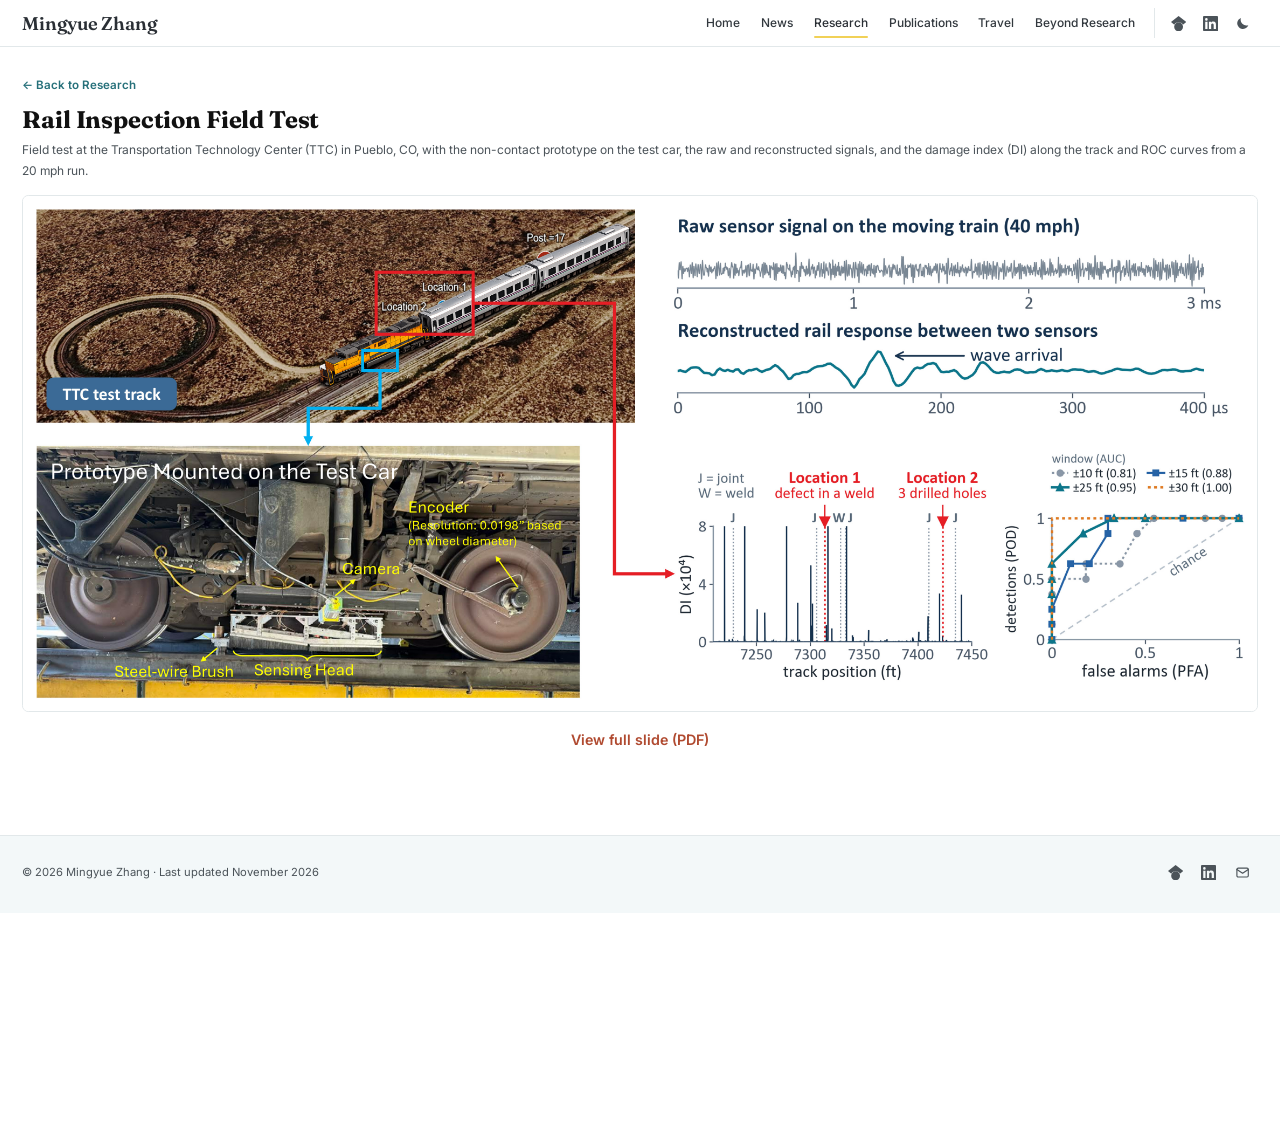
<file: rail-field-test.html>
<!doctype html>
<html lang="en">
<head>
<meta charset="utf-8">
<meta name="viewport" content="width=device-width, initial-scale=1">
<title>Rail Inspection Field Test | Mingyue Zhang</title>
<meta name="description" content="Field test of non-contact ultrasonic rail inspection at the Transportation Technology Center, from the research of Mingyue Zhang.">
<link rel="icon" href="assets/img/favicon.svg?v=2" type="image/svg+xml">
<link rel="preconnect" href="https://fonts.googleapis.com">
<link rel="preconnect" href="https://fonts.gstatic.com" crossorigin>
<link rel="stylesheet" href="https://fonts.googleapis.com/css2?family=Fraunces:opsz,wght@9..144,400;9..144,500;9..144,600;9..144,700&family=Inter:wght@400;500;600&display=swap">
<link rel="stylesheet" href="assets/css/style.css">
<script>(function(){var t=null;try{t=localStorage.getItem("theme");}catch(e){}if(!t&&window.matchMedia)t=matchMedia("(prefers-color-scheme: dark)").matches?"dark":"light";if(t)document.documentElement.setAttribute("data-theme",t);})();</script>
</head>
<body class="page-research page-figure">
<a class="skip-link" href="#main">Skip to content</a>

<header class="site-header">
  <div class="header-inner">
    <a class="brand" href="index.html">Mingyue Zhang</a>
    <nav class="nav" aria-label="Main">
      <ul class="nav-links" id="nav-links">
        <li><a href="index.html">Home</a></li>
        <li><a href="news.html">News</a></li>
        <li><a href="research.html" class="active" aria-current="page">Research</a></li>
        <li><a href="publications.html">Publications</a></li>
        <li><a href="travel.html">Travel</a></li>
        <li><a href="beyond.html">Beyond Research</a></li>
      </ul>
      <div class="nav-icons">
        <a class="icon-btn icon-social" href="https://scholar.google.com/citations?user=IUCalcwAAAAJ&amp;hl=en" aria-label="Google Scholar" title="Google Scholar"><svg viewBox="0 0 24 24" fill="currentColor" aria-hidden="true"><path d="M5.242 13.769L0 9.5 12 0l12 9.5-5.242 4.269C17.548 11.249 14.978 9.5 12 9.5c-2.977 0-5.548 1.748-6.758 4.269zM12 10a7 7 0 1 0 0 14 7 7 0 0 0 0-14z"/></svg></a>
        <a class="icon-btn icon-social" href="https://www.linkedin.com/in/mingyue-zhang-research/" aria-label="LinkedIn" title="LinkedIn"><svg viewBox="0 0 24 24" fill="currentColor" aria-hidden="true"><path d="M20.447 20.452h-3.554v-5.569c0-1.328-.027-3.037-1.852-3.037-1.853 0-2.136 1.445-2.136 2.939v5.667H9.351V9h3.414v1.561h.046c.477-.9 1.637-1.85 3.37-1.85 3.601 0 4.267 2.37 4.267 5.455v6.286zM5.337 7.433a2.062 2.062 0 1 1 0-4.125 2.062 2.062 0 0 1 0 4.125zM7.119 20.452H3.555V9h3.564v11.452zM22.225 0H1.771C.792 0 0 .774 0 1.729v20.542C0 23.227.792 24 1.771 24h20.451C23.2 24 24 23.227 24 22.271V1.729C24 .774 23.2 0 22.222 0h.003z"/></svg></a>
        <button class="icon-btn theme-toggle" type="button" aria-label="Switch to dark mode"><svg class="icon-moon" viewBox="0 0 24 24" aria-hidden="true"><path d="M21 14.5A9 9 0 0 1 9.5 3a9 9 0 1 0 11.5 11.5Z" fill="currentColor"/></svg><svg class="icon-sun" viewBox="0 0 24 24" fill="none" stroke="currentColor" stroke-width="1.8" stroke-linecap="round" aria-hidden="true"><circle cx="12" cy="12" r="4.2"/><path d="M12 2.5v2.2M12 19.3v2.2M2.5 12h2.2M19.3 12h2.2M5.3 5.3l1.6 1.6M17.1 17.1l1.6 1.6M5.3 18.7l1.6-1.6M17.1 6.9l1.6-1.6"/></svg></button>
        <button class="icon-btn menu-toggle" type="button" aria-controls="nav-links" aria-expanded="false" aria-label="Menu"><svg viewBox="0 0 24 24" fill="none" stroke="currentColor" stroke-width="2" stroke-linecap="round" aria-hidden="true"><path d="M4 7h16M4 12h16M4 17h16"/></svg></button>
      </div>
    </nav>
  </div>
</header>

<main id="main">

  <!-- Enlarged figure from the FRA card on research.html (tools/make_rail_figure_page.py) -->
  <section class="section figure-view">
    <div class="container">
      <p class="fv-back"><a href="research.html#rail">&larr; Back to Research</a></p>
      <h1 class="fv-title">Rail Inspection Field Test</h1>
      <p class="fv-sub">Field test at the Transportation Technology Center (TTC) in Pueblo, CO, with the non-contact prototype on the test car, the raw and reconstructed signals, and the damage index (DI) along the track and ROC curves from a 20 mph run.</p>
      <a class="fv-img" href="assets/img/research/rail-figure-full.jpg" target="_blank" rel="noopener"><img src="assets/img/research/rail-figure-full.jpg" alt="Aerial view of the TTC test track with the two defect locations, the prototype mounted under the test car, a raw sensor signal and the reconstructed rail response, the damage index along the track, and ROC curves"></a>
      <p class="fv-foot"><a class="fig-link" href="assets/docs/rail-slide.pdf" target="_blank" rel="noopener">View full slide (PDF)</a></p>
    </div>
  </section>

</main>

<footer class="site-footer">
  <div class="footer-inner">
    <span>&copy; 2026 Mingyue Zhang &middot; Last updated November 2026</span>
    <div class="footer-links">
      <a class="icon-btn" href="https://scholar.google.com/citations?user=IUCalcwAAAAJ&amp;hl=en" aria-label="Google Scholar" title="Google Scholar"><svg viewBox="0 0 24 24" fill="currentColor" aria-hidden="true"><path d="M5.242 13.769L0 9.5 12 0l12 9.5-5.242 4.269C17.548 11.249 14.978 9.5 12 9.5c-2.977 0-5.548 1.748-6.758 4.269zM12 10a7 7 0 1 0 0 14 7 7 0 0 0 0-14z"/></svg></a>
      <a class="icon-btn" href="https://www.linkedin.com/in/mingyue-zhang-research/" aria-label="LinkedIn" title="LinkedIn"><svg viewBox="0 0 24 24" fill="currentColor" aria-hidden="true"><path d="M20.447 20.452h-3.554v-5.569c0-1.328-.027-3.037-1.852-3.037-1.853 0-2.136 1.445-2.136 2.939v5.667H9.351V9h3.414v1.561h.046c.477-.9 1.637-1.85 3.37-1.85 3.601 0 4.267 2.37 4.267 5.455v6.286zM5.337 7.433a2.062 2.062 0 1 1 0-4.125 2.062 2.062 0 0 1 0 4.125zM7.119 20.452H3.555V9h3.564v11.452zM22.225 0H1.771C.792 0 0 .774 0 1.729v20.542C0 23.227.792 24 1.771 24h20.451C23.2 24 24 23.227 24 22.271V1.729C24 .774 23.2 0 22.222 0h.003z"/></svg></a>
      <a class="icon-btn" href="mailto:miz005@ucsd.edu" aria-label="Email" title="Email"><svg viewBox="0 0 24 24" fill="none" stroke="currentColor" stroke-width="1.8" stroke-linecap="round" stroke-linejoin="round" aria-hidden="true"><rect x="3" y="5" width="18" height="14" rx="2"/><path d="m3 7 9 6 9-6"/></svg></a>
    </div>
  </div>
</footer>

<script src="assets/js/site.js"></script>
</body>
</html>
</file>
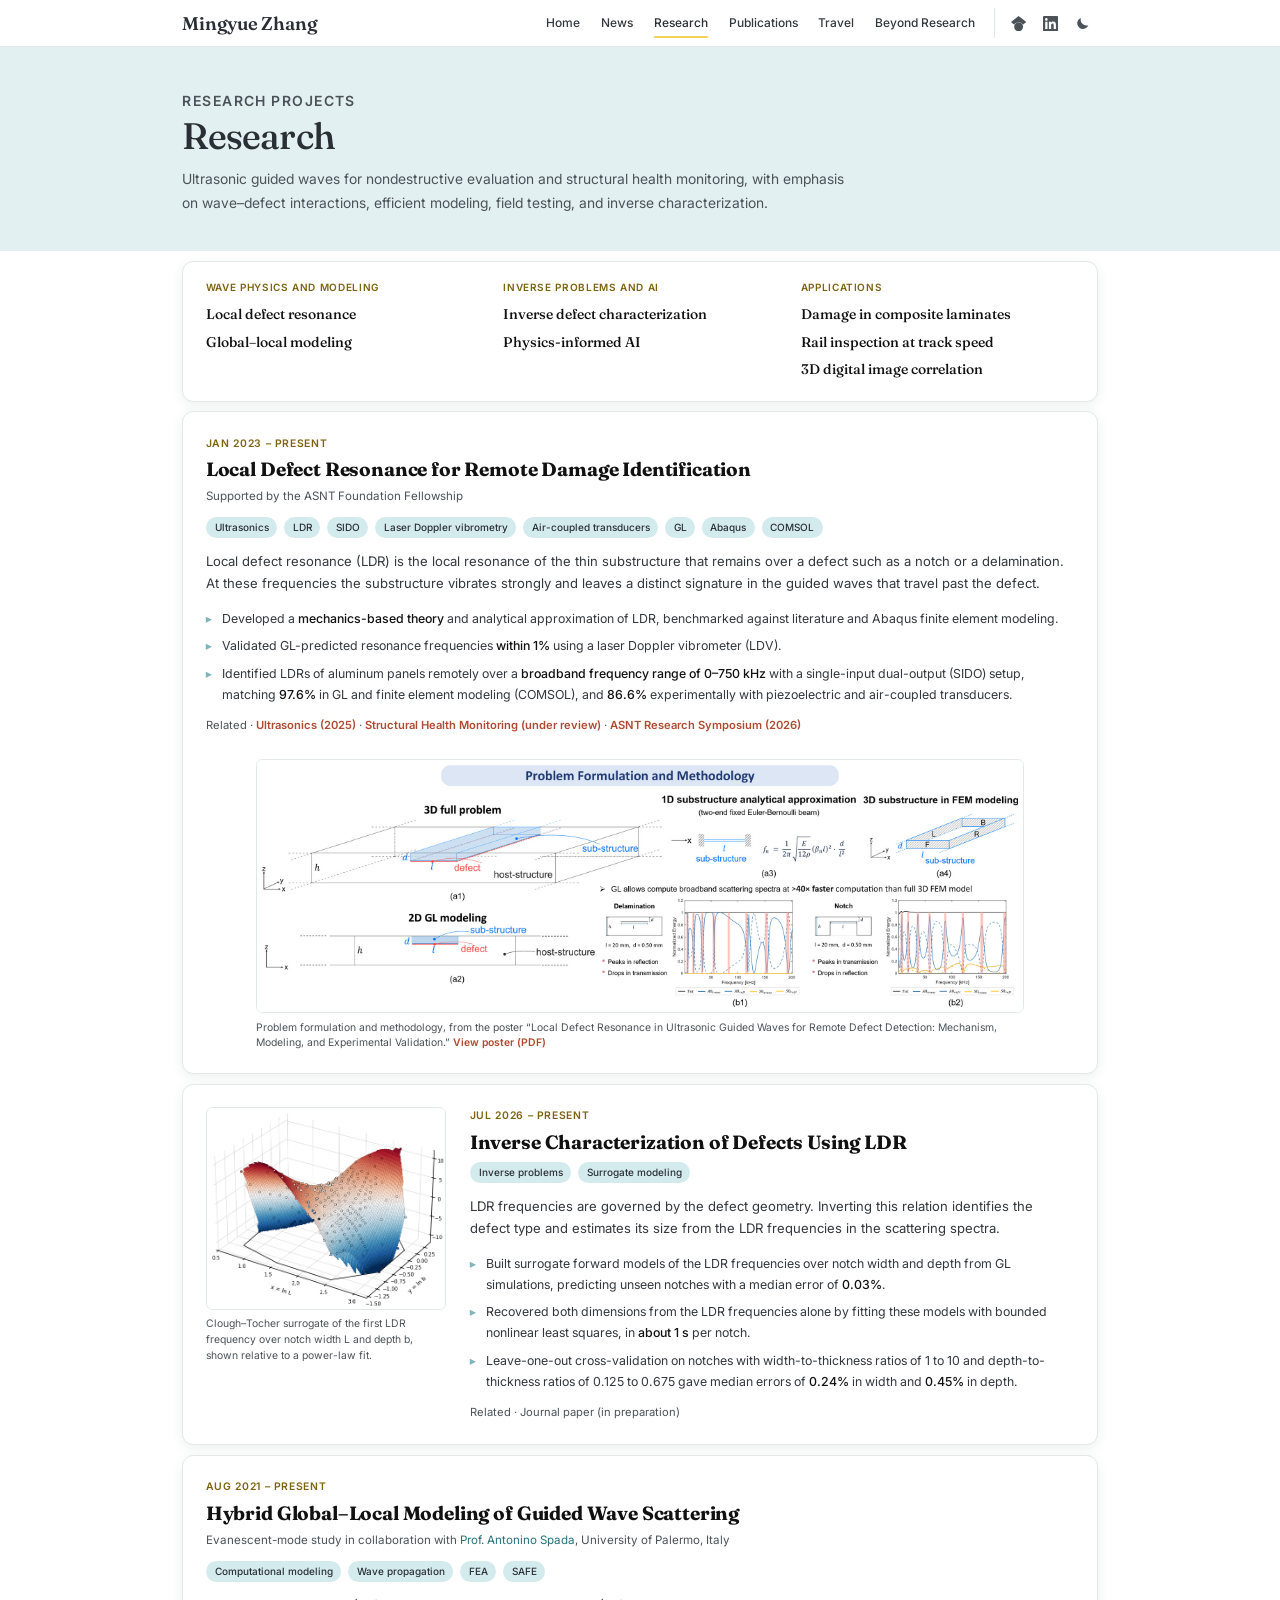
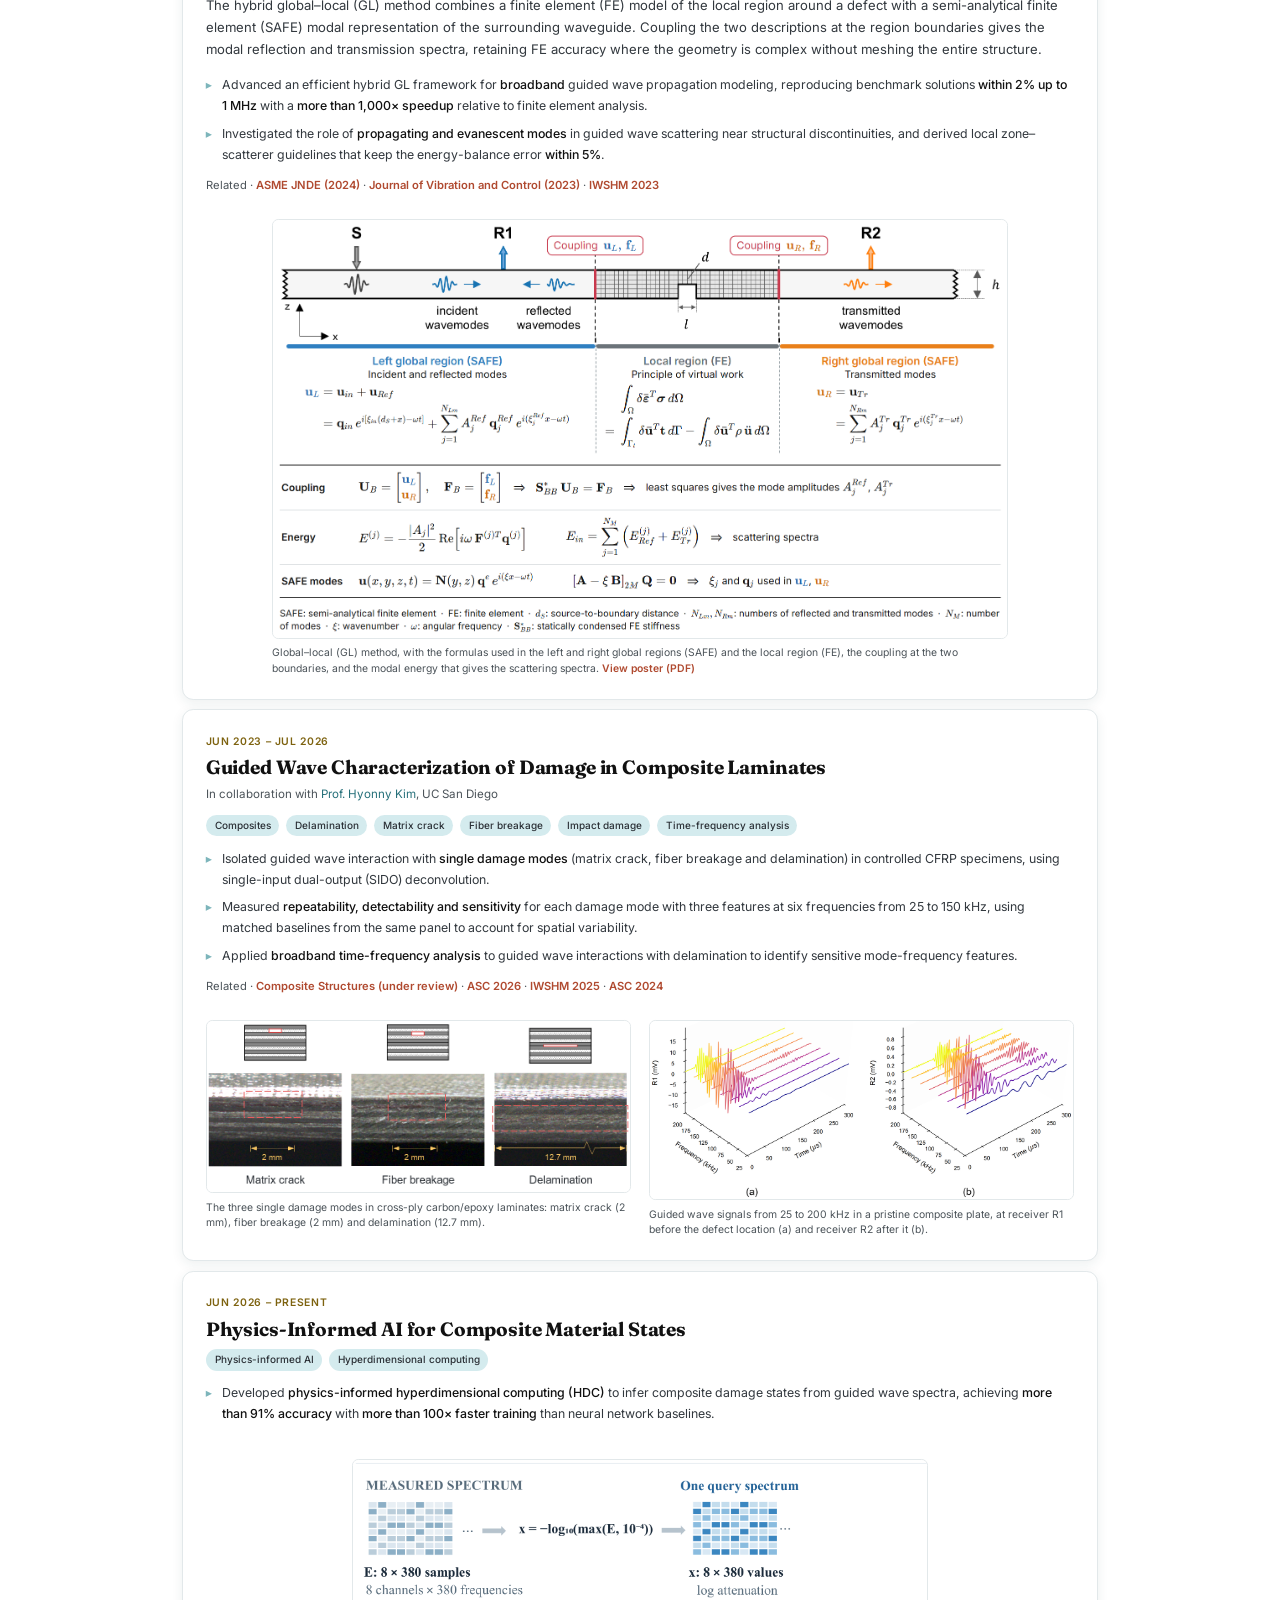
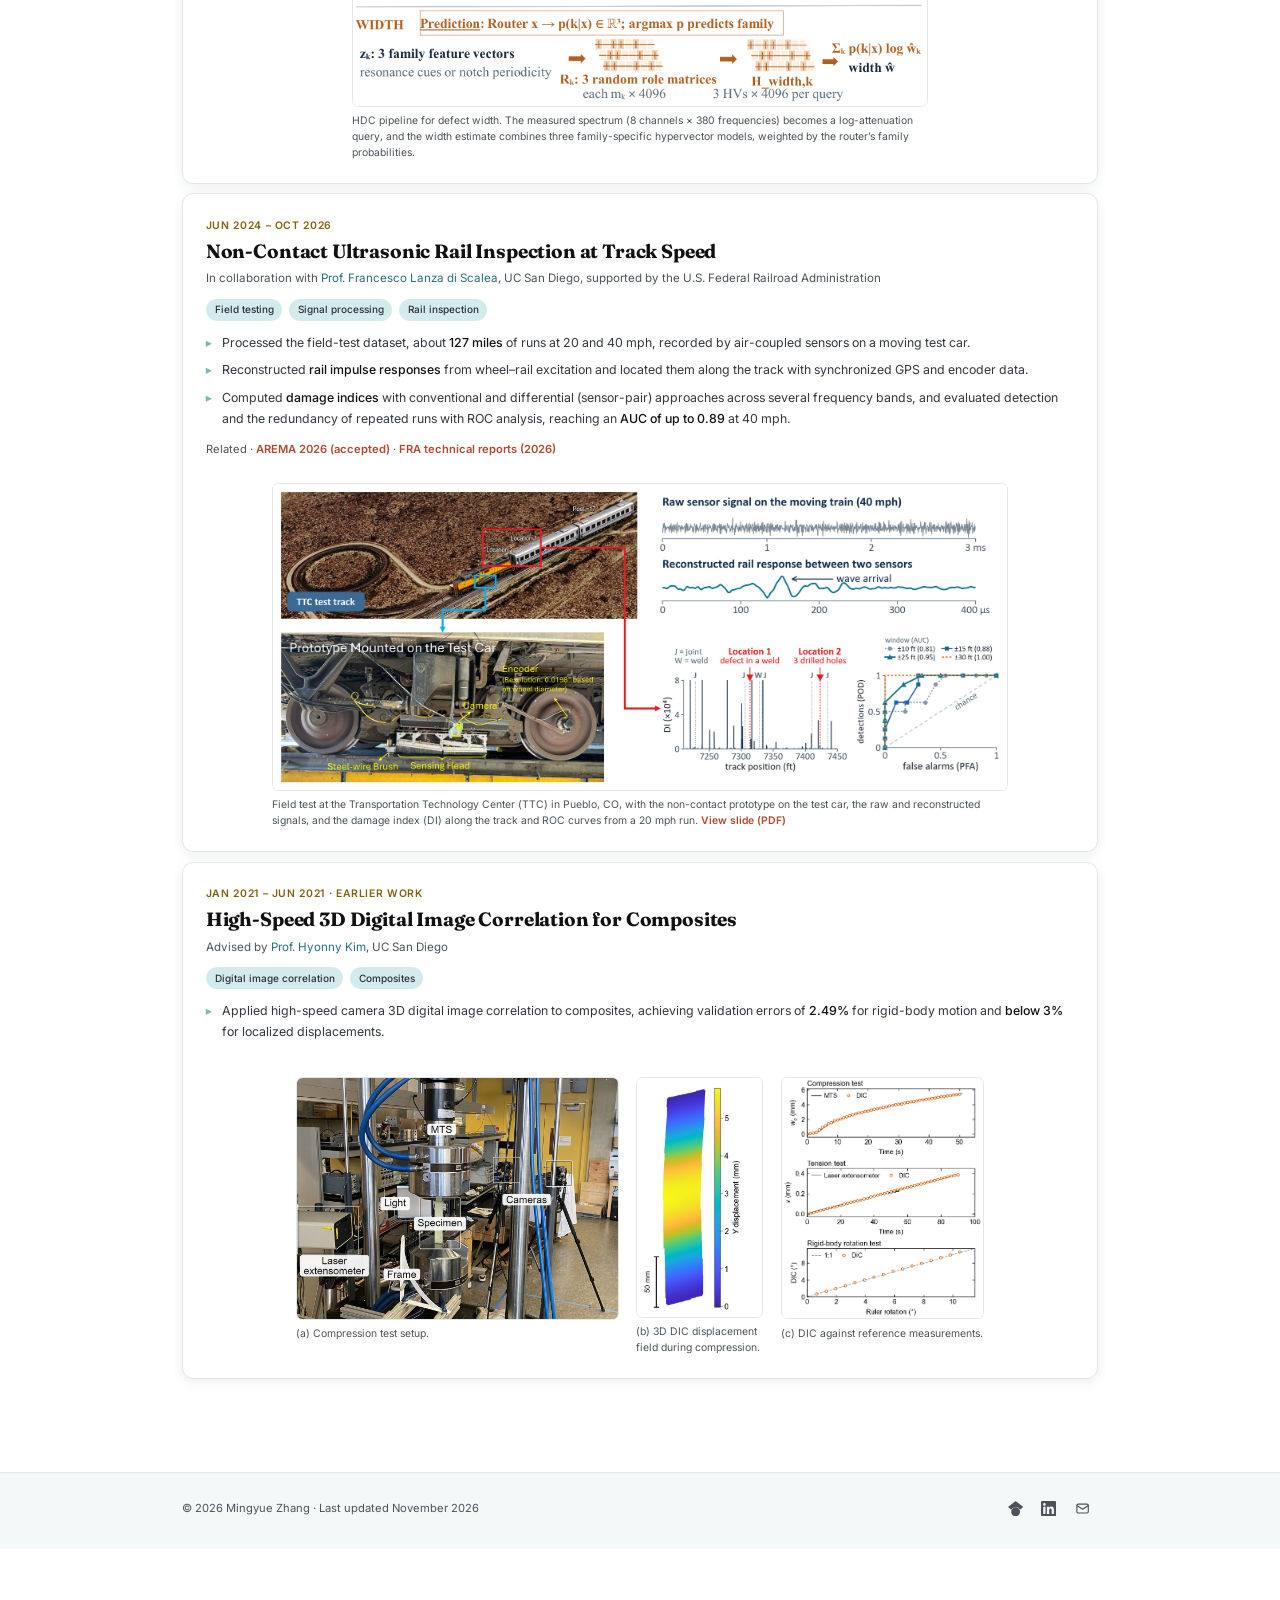
<file: research.html>
<!doctype html>
<html lang="en">
<head>
<meta charset="utf-8">
<meta name="viewport" content="width=device-width, initial-scale=1">
<title>Research | Mingyue Zhang</title>
<meta name="description" content="Research projects of Mingyue Zhang on ultrasonic guided waves, local defect resonance, global-local modeling, composites, and rail inspection.">
<link rel="icon" href="assets/img/favicon.svg?v=2" type="image/svg+xml">
<link rel="preconnect" href="https://fonts.googleapis.com">
<link rel="preconnect" href="https://fonts.gstatic.com" crossorigin>
<link rel="stylesheet" href="https://fonts.googleapis.com/css2?family=Fraunces:opsz,wght@9..144,400;9..144,500;9..144,600;9..144,700&family=Inter:wght@400;500;600&display=swap">
<link rel="stylesheet" href="assets/css/style.css">
<script>(function(){var t=null;try{t=localStorage.getItem("theme");}catch(e){}if(!t&&window.matchMedia)t=matchMedia("(prefers-color-scheme: dark)").matches?"dark":"light";if(t)document.documentElement.setAttribute("data-theme",t);})();</script>
</head>
<body class="page-research">
<a class="skip-link" href="#main">Skip to content</a>

<header class="site-header">
  <div class="header-inner">
    <a class="brand" href="index.html">Mingyue Zhang</a>
    <nav class="nav" aria-label="Main">
      <ul class="nav-links" id="nav-links">
        <li><a href="index.html">Home</a></li>
        <li><a href="news.html">News</a></li>
        <li><a href="research.html" class="active" aria-current="page">Research</a></li>
        <li><a href="publications.html">Publications</a></li>
        <li><a href="travel.html">Travel</a></li>
        <li><a href="beyond.html">Beyond Research</a></li>
      </ul>
      <div class="nav-icons">
        <a class="icon-btn icon-social" href="https://scholar.google.com/citations?user=IUCalcwAAAAJ&amp;hl=en" aria-label="Google Scholar" title="Google Scholar"><svg viewBox="0 0 24 24" fill="currentColor" aria-hidden="true"><path d="M5.242 13.769L0 9.5 12 0l12 9.5-5.242 4.269C17.548 11.249 14.978 9.5 12 9.5c-2.977 0-5.548 1.748-6.758 4.269zM12 10a7 7 0 1 0 0 14 7 7 0 0 0 0-14z"/></svg></a>
        <a class="icon-btn icon-social" href="https://www.linkedin.com/in/mingyue-zhang-research/" aria-label="LinkedIn" title="LinkedIn"><svg viewBox="0 0 24 24" fill="currentColor" aria-hidden="true"><path d="M20.447 20.452h-3.554v-5.569c0-1.328-.027-3.037-1.852-3.037-1.853 0-2.136 1.445-2.136 2.939v5.667H9.351V9h3.414v1.561h.046c.477-.9 1.637-1.85 3.37-1.85 3.601 0 4.267 2.37 4.267 5.455v6.286zM5.337 7.433a2.062 2.062 0 1 1 0-4.125 2.062 2.062 0 0 1 0 4.125zM7.119 20.452H3.555V9h3.564v11.452zM22.225 0H1.771C.792 0 0 .774 0 1.729v20.542C0 23.227.792 24 1.771 24h20.451C23.2 24 24 23.227 24 22.271V1.729C24 .774 23.2 0 22.222 0h.003z"/></svg></a>
        <button class="icon-btn theme-toggle" type="button" aria-label="Switch to dark mode"><svg class="icon-moon" viewBox="0 0 24 24" aria-hidden="true"><path d="M21 14.5A9 9 0 0 1 9.5 3a9 9 0 1 0 11.5 11.5Z" fill="currentColor"/></svg><svg class="icon-sun" viewBox="0 0 24 24" fill="none" stroke="currentColor" stroke-width="1.8" stroke-linecap="round" aria-hidden="true"><circle cx="12" cy="12" r="4.2"/><path d="M12 2.5v2.2M12 19.3v2.2M2.5 12h2.2M19.3 12h2.2M5.3 5.3l1.6 1.6M17.1 17.1l1.6 1.6M5.3 18.7l1.6-1.6M17.1 6.9l1.6-1.6"/></svg></button>
        <button class="icon-btn menu-toggle" type="button" aria-controls="nav-links" aria-expanded="false" aria-label="Menu"><svg viewBox="0 0 24 24" fill="none" stroke="currentColor" stroke-width="2" stroke-linecap="round" aria-hidden="true"><path d="M4 7h16M4 12h16M4 17h16"/></svg></button>
      </div>
    </nav>
  </div>
</header>

<main id="main">

  <section class="page-head">
    <div class="container page-head-grid">
      <div>
        <p class="eyebrow">Research Projects</p>
        <h1>Research</h1>
        <p>Ultrasonic guided waves for nondestructive evaluation and structural health monitoring, with emphasis on wave&ndash;defect interactions, efficient modeling, field&nbsp;testing, and inverse characterization.</p>
      </div>
      <svg class="burst" viewBox="0 0 390 58" aria-hidden="true"><defs><linearGradient id="burst-grad-n" gradientUnits="userSpaceOnUse" x1="98" x2="292" y1="0" y2="0"><stop offset="0" stop-color="#f3b07a"/><stop offset="1" stop-color="#e58fb4"/></linearGradient><linearGradient id="burst-grad-b" gradientUnits="userSpaceOnUse" x1="66" x2="168" y1="0" y2="0"><stop offset="0" stop-color="#5cc2a8"/><stop offset="1" stop-color="#6a9be0"/></linearGradient></defs><path class="wave-n" pathLength="1" d="M0.0 29.0 L0.6 29.0 L1.1 29.0 L1.7 29.0 L2.2 29.0 L2.8 29.0 L3.3 29.0 L3.9 29.0 L4.5 29.0 L5.0 29.0 L5.6 29.0 L6.1 29.0 L6.7 29.0 L7.2 29.0 L7.8 29.0 L8.4 29.0 L8.9 29.0 L9.5 29.0 L10.0 29.0 L10.6 29.0 L11.1 29.0 L11.7 29.0 L12.3 29.0 L12.8 29.0 L13.4 29.0 L13.9 29.0 L14.5 29.0 L15.0 29.0 L15.6 29.0 L16.2 29.0 L16.7 29.0 L17.3 29.0 L17.8 29.0 L18.4 29.0 L18.9 29.0 L19.5 29.0 L20.1 29.0 L20.6 29.0 L21.2 29.0 L21.7 29.0 L22.3 29.0 L22.8 29.0 L23.4 29.0 L24.0 29.0 L24.5 29.0 L25.1 29.0 L25.6 29.0 L26.2 29.0 L26.7 29.0 L27.3 29.0 L27.9 29.0 L28.4 29.0 L29.0 29.0 L29.5 29.0 L30.1 29.0 L30.6 29.0 L31.2 29.0 L31.8 29.0 L32.3 29.0 L32.9 29.0 L33.4 29.0 L34.0 29.0 L34.5 29.0 L35.1 29.0 L35.7 29.0 L36.2 28.9 L36.8 28.9 L37.3 28.9 L37.9 28.9 L38.4 28.9 L39.0 28.9 L39.6 28.9 L40.1 28.9 L40.7 28.9 L41.2 28.9 L41.8 28.9 L42.3 28.9 L42.9 28.9 L43.5 28.9 L44.0 28.9 L44.6 28.9 L45.1 28.9 L45.7 28.9 L46.2 28.9 L46.8 28.9 L47.4 29.0 L47.9 29.0 L48.5 29.0 L49.0 29.0 L49.6 29.0 L50.1 29.1 L50.7 29.1 L51.3 29.1 L51.8 29.1 L52.4 29.2 L52.9 29.2 L53.5 29.2 L54.0 29.2 L54.6 29.3 L55.2 29.3 L55.7 29.3 L56.3 29.3 L56.8 29.3 L57.4 29.3 L57.9 29.3 L58.5 29.3 L59.1 29.3 L59.6 29.3 L60.2 29.3 L60.7 29.3 L61.3 29.3 L61.8 29.3 L62.4 29.2 L63.0 29.2 L63.5 29.1 L64.1 29.1 L64.6 29.0 L65.2 29.0 L65.7 28.9 L66.3 28.9 L66.9 28.8 L67.4 28.7 L68.0 28.7 L68.5 28.6 L69.1 28.5 L69.6 28.5 L70.2 28.4 L70.8 28.3 L71.3 28.3 L71.9 28.2 L72.4 28.2 L73.0 28.2 L73.5 28.1 L74.1 28.1 L74.7 28.1 L75.2 28.1 L75.8 28.1 L76.3 28.2 L76.9 28.2 L77.4 28.3 L78.0 28.3 L78.6 28.4 L79.1 28.5 L79.7 28.6 L80.2 28.8 L80.8 28.9 L81.3 29.0 L81.9 29.2 L82.5 29.3 L83.0 29.5 L83.6 29.6 L84.1 29.8 L84.7 30.0 L85.2 30.1 L85.8 30.3 L86.4 30.4 L86.9 30.6 L87.5 30.7 L88.0 30.8 L88.6 30.9 L89.1 30.9 L89.7 31.0 L90.3 31.0 L90.8 31.0 L91.4 31.0 L91.9 31.0 L92.5 30.9 L93.0 30.8 L93.6 30.6 L94.2 30.5 L94.7 30.3 L95.3 30.1 L95.8 29.8 L96.4 29.6 L96.9 29.3 L97.5 29.0 L98.1 28.7 L98.6 28.4 L99.2 28.0 L99.7 27.7 L100.3 27.3 L100.8 27.0 L101.4 26.7 L102.0 26.4 L102.5 26.1 L103.1 25.8 L103.6 25.5 L104.2 25.3 L104.7 25.1 L105.3 25.0 L105.9 24.9 L106.4 24.9 L107.0 24.9 L107.5 24.9 L108.1 25.0 L108.6 25.2 L109.2 25.4 L109.8 25.7 L110.3 26.0 L110.9 26.4 L111.4 26.8 L112.0 27.3 L112.5 27.8 L113.1 28.3 L113.7 28.9 L114.2 29.5 L114.8 30.1 L115.3 30.8 L115.9 31.4 L116.4 32.0 L117.0 32.7 L117.6 33.3 L118.1 33.9 L118.7 34.4 L119.2 34.9 L119.8 35.3 L120.3 35.7 L120.9 36.0 L121.5 36.3 L122.0 36.4 L122.6 36.5 L123.1 36.5 L123.7 36.4 L124.2 36.2 L124.8 35.9 L125.4 35.5 L125.9 35.0 L126.5 34.4 L127.0 33.7 L127.6 33.0 L128.1 32.2 L128.7 31.3 L129.3 30.3 L129.8 29.3 L130.4 28.3 L130.9 27.2 L131.5 26.2 L132.0 25.1 L132.6 24.0 L133.2 23.0 L133.7 22.0 L134.3 21.1 L134.8 20.2 L135.4 19.4 L135.9 18.7 L136.5 18.1 L137.1 17.6 L137.6 17.3 L138.2 17.0 L138.7 16.9 L139.3 17.0 L139.8 17.2 L140.4 17.5 L141.0 18.0 L141.5 18.7 L142.1 19.5 L142.6 20.4 L143.2 21.4 L143.7 22.6 L144.3 23.9 L144.9 25.3 L145.4 26.7 L146.0 28.2 L146.5 29.8 L147.1 31.4 L147.6 33.0 L148.2 34.6 L148.8 36.1 L149.3 37.7 L149.9 39.1 L150.4 40.5 L151.0 41.7 L151.5 42.9 L152.1 43.8 L152.7 44.7 L153.2 45.3 L153.8 45.8 L154.3 46.1 L154.9 46.2 L155.4 46.1 L156.0 45.8 L156.6 45.3 L157.1 44.5 L157.7 43.6 L158.2 42.5 L158.8 41.2 L159.3 39.7 L159.9 38.1 L160.5 36.3 L161.0 34.4 L161.6 32.5 L162.1 30.4 L162.7 28.3 L163.2 26.2 L163.8 24.0 L164.4 21.9 L164.9 19.9 L165.5 17.9 L166.0 16.0 L166.6 14.3 L167.1 12.7 L167.7 11.2 L168.3 10.0 L168.8 9.0 L169.4 8.1 L169.9 7.6 L170.5 7.3 L171.0 7.2 L171.6 7.4 L172.2 7.8 L172.7 8.5 L173.3 9.5 L173.8 10.7 L174.4 12.1 L174.9 13.7 L175.5 15.6 L176.1 17.6 L176.6 19.7 L177.2 22.0 L177.7 24.4 L178.3 26.9 L178.8 29.4 L179.4 32.0 L180.0 34.5 L180.5 37.0 L181.1 39.4 L181.6 41.6 L182.2 43.8 L182.7 45.8 L183.3 47.6 L183.9 49.2 L184.4 50.6 L185.0 51.7 L185.5 52.6 L186.1 53.2 L186.6 53.5 L187.2 53.5 L187.8 53.3 L188.3 52.7 L188.9 51.9 L189.4 50.8 L190.0 49.4 L190.5 47.8 L191.1 46.0 L191.7 44.0 L192.2 41.8 L192.8 39.4 L193.3 36.9 L193.9 34.3 L194.4 31.7 L195.0 29.0 L195.6 26.3 L196.1 23.7 L196.7 21.1 L197.2 18.6 L197.8 16.2 L198.3 14.0 L198.9 12.0 L199.5 10.2 L200.0 8.6 L200.6 7.2 L201.1 6.1 L201.7 5.3 L202.2 4.7 L202.8 4.5 L203.4 4.5 L203.9 4.8 L204.5 5.4 L205.0 6.3 L205.6 7.4 L206.1 8.8 L206.7 10.4 L207.3 12.2 L207.8 14.2 L208.4 16.4 L208.9 18.6 L209.5 21.0 L210.0 23.5 L210.6 26.0 L211.2 28.6 L211.7 31.1 L212.3 33.6 L212.8 36.0 L213.4 38.3 L213.9 40.4 L214.5 42.4 L215.1 44.3 L215.6 45.9 L216.2 47.3 L216.7 48.5 L217.3 49.5 L217.8 50.2 L218.4 50.6 L219.0 50.8 L219.5 50.7 L220.1 50.4 L220.6 49.9 L221.2 49.0 L221.7 48.0 L222.3 46.8 L222.9 45.3 L223.4 43.7 L224.0 42.0 L224.5 40.1 L225.1 38.1 L225.6 36.1 L226.2 34.0 L226.8 31.8 L227.3 29.7 L227.9 27.6 L228.4 25.5 L229.0 23.6 L229.5 21.7 L230.1 19.9 L230.7 18.3 L231.2 16.8 L231.8 15.5 L232.3 14.4 L232.9 13.5 L233.4 12.7 L234.0 12.2 L234.6 11.9 L235.1 11.8 L235.7 11.9 L236.2 12.2 L236.8 12.7 L237.3 13.3 L237.9 14.2 L238.5 15.1 L239.0 16.3 L239.6 17.5 L240.1 18.9 L240.7 20.3 L241.2 21.9 L241.8 23.4 L242.4 25.0 L242.9 26.6 L243.5 28.2 L244.0 29.8 L244.6 31.3 L245.1 32.7 L245.7 34.1 L246.3 35.4 L246.8 36.6 L247.4 37.6 L247.9 38.5 L248.5 39.3 L249.0 40.0 L249.6 40.5 L250.2 40.8 L250.7 41.0 L251.3 41.1 L251.8 41.0 L252.4 40.7 L252.9 40.4 L253.5 39.9 L254.1 39.3 L254.6 38.6 L255.2 37.8 L255.7 36.9 L256.3 36.0 L256.8 35.0 L257.4 34.0 L258.0 32.9 L258.5 31.8 L259.1 30.8 L259.6 29.7 L260.2 28.7 L260.7 27.7 L261.3 26.7 L261.9 25.8 L262.4 25.0 L263.0 24.3 L263.5 23.6 L264.1 23.0 L264.6 22.5 L265.2 22.1 L265.8 21.8 L266.3 21.6 L266.9 21.5 L267.4 21.5 L268.0 21.6 L268.5 21.7 L269.1 22.0 L269.7 22.3 L270.2 22.7 L270.8 23.1 L271.3 23.6 L271.9 24.1 L272.4 24.7 L273.0 25.3 L273.6 26.0 L274.1 26.6 L274.7 27.2 L275.2 27.9 L275.8 28.5 L276.3 29.1 L276.9 29.7 L277.5 30.2 L278.0 30.7 L278.6 31.2 L279.1 31.6 L279.7 32.0 L280.2 32.3 L280.8 32.6 L281.4 32.8 L281.9 33.0 L282.5 33.1 L283.0 33.1 L283.6 33.1 L284.1 33.1 L284.7 33.0 L285.3 32.9 L285.8 32.7 L286.4 32.5 L286.9 32.2 L287.5 31.9 L288.0 31.6 L288.6 31.3 L289.2 31.0 L289.7 30.7 L290.3 30.3 L290.8 30.0 L291.4 29.6 L291.9 29.3 L292.5 29.0 L293.1 28.7 L293.6 28.4 L294.2 28.2 L294.7 27.9 L295.3 27.7 L295.8 27.5 L296.4 27.4 L297.0 27.2 L297.5 27.1 L298.1 27.0 L298.6 27.0 L299.2 27.0 L299.7 27.0 L300.3 27.0 L300.9 27.1 L301.4 27.1 L302.0 27.2 L302.5 27.3 L303.1 27.4 L303.6 27.6 L304.2 27.7 L304.8 27.9 L305.3 28.0 L305.9 28.2 L306.4 28.4 L307.0 28.5 L307.5 28.7 L308.1 28.8 L308.7 29.0 L309.2 29.1 L309.8 29.2 L310.3 29.4 L310.9 29.5 L311.4 29.6 L312.0 29.7 L312.6 29.7 L313.1 29.8 L313.7 29.8 L314.2 29.9 L314.8 29.9 L315.3 29.9 L315.9 29.9 L316.5 29.9 L317.0 29.8 L317.6 29.8 L318.1 29.8 L318.7 29.7 L319.2 29.7 L319.8 29.6 L320.4 29.5 L320.9 29.5 L321.5 29.4 L322.0 29.3 L322.6 29.3 L323.1 29.2 L323.7 29.1 L324.3 29.1 L324.8 29.0 L325.4 29.0 L325.9 28.9 L326.5 28.9 L327.0 28.8 L327.6 28.8 L328.2 28.7 L328.7 28.7 L329.3 28.7 L329.8 28.7 L330.4 28.7 L330.9 28.7 L331.5 28.7 L332.1 28.7 L332.6 28.7 L333.2 28.7 L333.7 28.7 L334.3 28.7 L334.8 28.7 L335.4 28.7 L336.0 28.8 L336.5 28.8 L337.1 28.8 L337.6 28.8 L338.2 28.9 L338.7 28.9 L339.3 28.9 L339.9 28.9 L340.4 29.0 L341.0 29.0 L341.5 29.0 L342.1 29.0 L342.6 29.0 L343.2 29.1 L343.8 29.1 L344.3 29.1 L344.9 29.1 L345.4 29.1 L346.0 29.1 L346.5 29.1 L347.1 29.1 L347.7 29.1 L348.2 29.1 L348.8 29.1 L349.3 29.1 L349.9 29.1 L350.4 29.1 L351.0 29.1 L351.6 29.1 L352.1 29.1 L352.7 29.1 L353.2 29.1 L353.8 29.1 L354.3 29.0 L354.9 29.0 L355.5 29.0 L356.0 29.0 L356.6 29.0 L357.1 29.0 L357.7 29.0 L358.2 29.0 L358.8 29.0 L359.4 29.0 L359.9 29.0 L360.5 29.0 L361.0 29.0 L361.6 29.0 L362.1 29.0 L362.7 29.0 L363.3 29.0 L363.8 29.0 L364.4 29.0 L364.9 29.0 L365.5 29.0 L366.0 29.0 L366.6 29.0 L367.2 29.0 L367.7 29.0 L368.3 29.0 L368.8 29.0 L369.4 29.0 L369.9 29.0 L370.5 29.0 L371.1 29.0 L371.6 29.0 L372.2 29.0 L372.7 29.0 L373.3 29.0 L373.8 29.0 L374.4 29.0 L375.0 29.0 L375.5 29.0 L376.1 29.0 L376.6 29.0 L377.2 29.0 L377.7 29.0 L378.3 29.0 L378.9 29.0 L379.4 29.0 L380.0 29.0 L380.5 29.0 L381.1 29.0 L381.6 29.0 L382.2 29.0 L382.8 29.0 L383.3 29.0 L383.9 29.0 L384.4 29.0 L385.0 29.0 L385.5 29.0 L386.1 29.0 L386.7 29.0 L387.2 29.0 L387.8 29.0 L388.3 29.0 L388.9 29.0 L389.4 29.0 L390.0 29.0" stroke="url(#burst-grad-n)" stroke-width="1.8"/><path class="wave-b" pathLength="1" d="M0.0 29.0 L0.6 29.0 L1.1 29.0 L1.7 29.0 L2.2 29.0 L2.8 29.0 L3.3 29.0 L3.9 29.0 L4.5 28.9 L5.0 28.9 L5.6 28.9 L6.1 28.9 L6.7 28.9 L7.2 28.9 L7.8 28.9 L8.4 28.9 L8.9 28.9 L9.5 28.9 L10.0 28.9 L10.6 28.9 L11.1 28.8 L11.7 28.8 L12.3 28.8 L12.8 28.8 L13.4 28.8 L13.9 28.8 L14.5 28.8 L15.0 28.9 L15.6 28.9 L16.2 28.9 L16.7 28.9 L17.3 28.9 L17.8 28.9 L18.4 28.9 L18.9 29.0 L19.5 29.0 L20.1 29.0 L20.6 29.1 L21.2 29.1 L21.7 29.1 L22.3 29.2 L22.8 29.2 L23.4 29.3 L24.0 29.3 L24.5 29.4 L25.1 29.4 L25.6 29.5 L26.2 29.5 L26.7 29.6 L27.3 29.6 L27.9 29.7 L28.4 29.7 L29.0 29.8 L29.5 29.8 L30.1 29.8 L30.6 29.8 L31.2 29.9 L31.8 29.9 L32.3 29.9 L32.9 29.9 L33.4 29.8 L34.0 29.8 L34.5 29.8 L35.1 29.7 L35.7 29.7 L36.2 29.6 L36.8 29.5 L37.3 29.4 L37.9 29.3 L38.4 29.1 L39.0 29.0 L39.6 28.8 L40.1 28.7 L40.7 28.5 L41.2 28.3 L41.8 28.1 L42.3 27.9 L42.9 27.7 L43.5 27.5 L44.0 27.3 L44.6 27.1 L45.1 26.9 L45.7 26.7 L46.2 26.6 L46.8 26.4 L47.4 26.2 L47.9 26.1 L48.5 25.9 L49.0 25.8 L49.6 25.8 L50.1 25.7 L50.7 25.7 L51.3 25.7 L51.8 25.7 L52.4 25.8 L52.9 25.9 L53.5 26.0 L54.0 26.2 L54.6 26.4 L55.2 26.7 L55.7 27.0 L56.3 27.3 L56.8 27.7 L57.4 28.1 L57.9 28.5 L58.5 29.0 L59.1 29.5 L59.6 30.0 L60.2 30.6 L60.7 31.2 L61.3 31.7 L61.8 32.3 L62.4 32.9 L63.0 33.5 L63.5 34.1 L64.1 34.7 L64.6 35.2 L65.2 35.7 L65.7 36.2 L66.3 36.7 L66.9 37.1 L67.4 37.4 L68.0 37.7 L68.5 37.9 L69.1 38.1 L69.6 38.1 L70.2 38.1 L70.8 38.0 L71.3 37.9 L71.9 37.6 L72.4 37.2 L73.0 36.8 L73.5 36.3 L74.1 35.6 L74.7 34.9 L75.2 34.1 L75.8 33.2 L76.3 32.3 L76.9 31.2 L77.4 30.1 L78.0 29.0 L78.6 27.8 L79.1 26.6 L79.7 25.3 L80.2 24.1 L80.8 22.8 L81.3 21.5 L81.9 20.3 L82.5 19.0 L83.0 17.9 L83.6 16.7 L84.1 15.7 L84.7 14.7 L85.2 13.9 L85.8 13.1 L86.4 12.4 L86.9 11.9 L87.5 11.5 L88.0 11.2 L88.6 11.1 L89.1 11.1 L89.7 11.3 L90.3 11.7 L90.8 12.2 L91.4 12.9 L91.9 13.7 L92.5 14.7 L93.0 15.8 L93.6 17.1 L94.2 18.5 L94.7 20.0 L95.3 21.6 L95.8 23.3 L96.4 25.2 L96.9 27.1 L97.5 29.0 L98.1 31.0 L98.6 33.0 L99.2 35.0 L99.7 37.0 L100.3 39.0 L100.8 40.9 L101.4 42.7 L102.0 44.5 L102.5 46.1 L103.1 47.7 L103.6 49.1 L104.2 50.3 L104.7 51.4 L105.3 52.3 L105.9 53.0 L106.4 53.6 L107.0 53.9 L107.5 54.0 L108.1 53.9 L108.6 53.6 L109.2 53.1 L109.8 52.4 L110.3 51.5 L110.9 50.4 L111.4 49.1 L112.0 47.6 L112.5 46.0 L113.1 44.2 L113.7 42.3 L114.2 40.3 L114.8 38.2 L115.3 35.9 L115.9 33.7 L116.4 31.3 L117.0 29.0 L117.6 26.7 L118.1 24.3 L118.7 22.1 L119.2 19.8 L119.8 17.7 L120.3 15.7 L120.9 13.8 L121.5 12.0 L122.0 10.4 L122.6 8.9 L123.1 7.6 L123.7 6.5 L124.2 5.6 L124.8 4.9 L125.4 4.4 L125.9 4.1 L126.5 4.0 L127.0 4.1 L127.6 4.4 L128.1 5.0 L128.7 5.7 L129.3 6.6 L129.8 7.7 L130.4 8.9 L130.9 10.3 L131.5 11.9 L132.0 13.5 L132.6 15.3 L133.2 17.1 L133.7 19.0 L134.3 21.0 L134.8 23.0 L135.4 25.0 L135.9 27.0 L136.5 29.0 L137.1 30.9 L137.6 32.8 L138.2 34.7 L138.7 36.4 L139.3 38.0 L139.8 39.5 L140.4 40.9 L141.0 42.2 L141.5 43.3 L142.1 44.3 L142.6 45.1 L143.2 45.8 L143.7 46.3 L144.3 46.7 L144.9 46.9 L145.4 46.9 L146.0 46.8 L146.5 46.5 L147.1 46.1 L147.6 45.6 L148.2 44.9 L148.8 44.1 L149.3 43.3 L149.9 42.3 L150.4 41.3 L151.0 40.1 L151.5 39.0 L152.1 37.7 L152.7 36.5 L153.2 35.2 L153.8 33.9 L154.3 32.7 L154.9 31.4 L155.4 30.2 L156.0 29.0 L156.6 27.9 L157.1 26.8 L157.7 25.7 L158.2 24.8 L158.8 23.9 L159.3 23.1 L159.9 22.4 L160.5 21.7 L161.0 21.2 L161.6 20.8 L162.1 20.4 L162.7 20.1 L163.2 20.0 L163.8 19.9 L164.4 19.9 L164.9 19.9 L165.5 20.1 L166.0 20.3 L166.6 20.6 L167.1 20.9 L167.7 21.3 L168.3 21.8 L168.8 22.3 L169.4 22.8 L169.9 23.3 L170.5 23.9 L171.0 24.5 L171.6 25.1 L172.2 25.7 L172.7 26.3 L173.3 26.8 L173.8 27.4 L174.4 28.0 L174.9 28.5 L175.5 29.0 L176.1 29.5 L176.6 29.9 L177.2 30.3 L177.7 30.7 L178.3 31.0 L178.8 31.3 L179.4 31.6 L180.0 31.8 L180.5 32.0 L181.1 32.1 L181.6 32.2 L182.2 32.3 L182.7 32.3 L183.3 32.3 L183.9 32.3 L184.4 32.2 L185.0 32.2 L185.5 32.1 L186.1 31.9 L186.6 31.8 L187.2 31.6 L187.8 31.4 L188.3 31.3 L188.9 31.1 L189.4 30.9 L190.0 30.7 L190.5 30.5 L191.1 30.3 L191.7 30.1 L192.2 29.9 L192.8 29.7 L193.3 29.5 L193.9 29.3 L194.4 29.2 L195.0 29.0 L195.6 28.9 L196.1 28.7 L196.7 28.6 L197.2 28.5 L197.8 28.4 L198.3 28.3 L198.9 28.3 L199.5 28.2 L200.0 28.2 L200.6 28.2 L201.1 28.1 L201.7 28.1 L202.2 28.1 L202.8 28.1 L203.4 28.2 L203.9 28.2 L204.5 28.2 L205.0 28.2 L205.6 28.3 L206.1 28.3 L206.7 28.4 L207.3 28.4 L207.8 28.5 L208.4 28.5 L208.9 28.6 L209.5 28.6 L210.0 28.7 L210.6 28.7 L211.2 28.8 L211.7 28.8 L212.3 28.9 L212.8 28.9 L213.4 28.9 L213.9 29.0 L214.5 29.0 L215.1 29.0 L215.6 29.1 L216.2 29.1 L216.7 29.1 L217.3 29.1 L217.8 29.1 L218.4 29.1 L219.0 29.1 L219.5 29.2 L220.1 29.2 L220.6 29.2 L221.2 29.2 L221.7 29.2 L222.3 29.2 L222.9 29.2 L223.4 29.1 L224.0 29.1 L224.5 29.1 L225.1 29.1 L225.6 29.1 L226.2 29.1 L226.8 29.1 L227.3 29.1 L227.9 29.1 L228.4 29.1 L229.0 29.1 L229.5 29.1 L230.1 29.0 L230.7 29.0 L231.2 29.0 L231.8 29.0 L232.3 29.0 L232.9 29.0 L233.4 29.0 L234.0 29.0 L234.6 29.0 L235.1 29.0 L235.7 29.0 L236.2 29.0 L236.8 29.0 L237.3 29.0 L237.9 29.0 L238.5 29.0 L239.0 29.0 L239.6 29.0 L240.1 29.0 L240.7 29.0 L241.2 29.0 L241.8 29.0 L242.4 29.0 L242.9 29.0 L243.5 29.0 L244.0 29.0 L244.6 29.0 L245.1 29.0 L245.7 29.0 L246.3 29.0 L246.8 29.0 L247.4 29.0 L247.9 29.0 L248.5 29.0 L249.0 29.0 L249.6 29.0 L250.2 29.0 L250.7 29.0 L251.3 29.0 L251.8 29.0 L252.4 29.0 L252.9 29.0 L253.5 29.0 L254.1 29.0 L254.6 29.0 L255.2 29.0 L255.7 29.0 L256.3 29.0 L256.8 29.0 L257.4 29.0 L258.0 29.0 L258.5 29.0 L259.1 29.0 L259.6 29.0 L260.2 29.0 L260.7 29.0 L261.3 29.0 L261.9 29.0 L262.4 29.0 L263.0 29.0 L263.5 29.0 L264.1 29.0 L264.6 29.0 L265.2 29.0 L265.8 29.0 L266.3 29.0 L266.9 29.0 L267.4 29.0 L268.0 29.0 L268.5 29.0 L269.1 29.0 L269.7 29.0 L270.2 29.0 L270.8 29.0 L271.3 29.0 L271.9 29.0 L272.4 29.0 L273.0 29.0 L273.6 29.0 L274.1 29.0 L274.7 29.0 L275.2 29.0 L275.8 29.0 L276.3 29.0 L276.9 29.0 L277.5 29.0 L278.0 29.0 L278.6 29.0 L279.1 29.0 L279.7 29.0 L280.2 29.0 L280.8 29.0 L281.4 29.0 L281.9 29.0 L282.5 29.0 L283.0 29.0 L283.6 29.0 L284.1 29.0 L284.7 29.0 L285.3 29.0 L285.8 29.0 L286.4 29.0 L286.9 29.0 L287.5 29.0 L288.0 29.0 L288.6 29.0 L289.2 29.0 L289.7 29.0 L290.3 29.0 L290.8 29.0 L291.4 29.0 L291.9 29.0 L292.5 29.0 L293.1 29.0 L293.6 29.0 L294.2 29.0 L294.7 29.0 L295.3 29.0 L295.8 29.0 L296.4 29.0 L297.0 29.0 L297.5 29.0 L298.1 29.0 L298.6 29.0 L299.2 29.0 L299.7 29.0 L300.3 29.0 L300.9 29.0 L301.4 29.0 L302.0 29.0 L302.5 29.0 L303.1 29.0 L303.6 29.0 L304.2 29.0 L304.8 29.0 L305.3 29.0 L305.9 29.0 L306.4 29.0 L307.0 29.0 L307.5 29.0 L308.1 29.0 L308.7 29.0 L309.2 29.0 L309.8 29.0 L310.3 29.0 L310.9 29.0 L311.4 29.0 L312.0 29.0 L312.6 29.0 L313.1 29.0 L313.7 29.0 L314.2 29.0 L314.8 29.0 L315.3 29.0 L315.9 29.0 L316.5 29.0 L317.0 29.0 L317.6 29.0 L318.1 29.0 L318.7 29.0 L319.2 29.0 L319.8 29.0 L320.4 29.0 L320.9 29.0 L321.5 29.0 L322.0 29.0 L322.6 29.0 L323.1 29.0 L323.7 29.0 L324.3 29.0 L324.8 29.0 L325.4 29.0 L325.9 29.0 L326.5 29.0 L327.0 29.0 L327.6 29.0 L328.2 29.0 L328.7 29.0 L329.3 29.0 L329.8 29.0 L330.4 29.0 L330.9 29.0 L331.5 29.0 L332.1 29.0 L332.6 29.0 L333.2 29.0 L333.7 29.0 L334.3 29.0 L334.8 29.0 L335.4 29.0 L336.0 29.0 L336.5 29.0 L337.1 29.0 L337.6 29.0 L338.2 29.0 L338.7 29.0 L339.3 29.0 L339.9 29.0 L340.4 29.0 L341.0 29.0 L341.5 29.0 L342.1 29.0 L342.6 29.0 L343.2 29.0 L343.8 29.0 L344.3 29.0 L344.9 29.0 L345.4 29.0 L346.0 29.0 L346.5 29.0 L347.1 29.0 L347.7 29.0 L348.2 29.0 L348.8 29.0 L349.3 29.0 L349.9 29.0 L350.4 29.0 L351.0 29.0 L351.6 29.0 L352.1 29.0 L352.7 29.0 L353.2 29.0 L353.8 29.0 L354.3 29.0 L354.9 29.0 L355.5 29.0 L356.0 29.0 L356.6 29.0 L357.1 29.0 L357.7 29.0 L358.2 29.0 L358.8 29.0 L359.4 29.0 L359.9 29.0 L360.5 29.0 L361.0 29.0 L361.6 29.0 L362.1 29.0 L362.7 29.0 L363.3 29.0 L363.8 29.0 L364.4 29.0 L364.9 29.0 L365.5 29.0 L366.0 29.0 L366.6 29.0 L367.2 29.0 L367.7 29.0 L368.3 29.0 L368.8 29.0 L369.4 29.0 L369.9 29.0 L370.5 29.0 L371.1 29.0 L371.6 29.0 L372.2 29.0 L372.7 29.0 L373.3 29.0 L373.8 29.0 L374.4 29.0 L375.0 29.0 L375.5 29.0 L376.1 29.0 L376.6 29.0 L377.2 29.0 L377.7 29.0 L378.3 29.0 L378.9 29.0 L379.4 29.0 L380.0 29.0 L380.5 29.0 L381.1 29.0 L381.6 29.0 L382.2 29.0 L382.8 29.0 L383.3 29.0 L383.9 29.0 L384.4 29.0 L385.0 29.0 L385.5 29.0 L386.1 29.0 L386.7 29.0 L387.2 29.0 L387.8 29.0 L388.3 29.0 L388.9 29.0 L389.4 29.0 L390.0 29.0" stroke="url(#burst-grad-b)" stroke-width="2.2"/></svg>
    </div>
  </section>

  <!-- Figures live in assets/img/research/ (built by tools/research_figures.py).
       class="project"          figure in a column beside the text
       class="project fig-wide" wide figure below the text
       class="project no-fig"   text only (add a <figure> later) -->
  <section class="section" style="padding-top:12px">   <!-- 12 px below the blue title band (user, 11-23; was 44px, briefly 0) -->
    <div class="container">

      <!-- Project index (user, 11-23): grouped jump links to the cards below -->
      <nav class="project-index" aria-label="Projects on this page">
        <div><p class="pi-label">Wave physics and modeling</p><ul><li><a href="#ldr">Local defect resonance</a></li><li><a href="#gl">Global&ndash;local modeling</a></li></ul></div>
        <div><p class="pi-label">Inverse problems and AI</p><ul><li><a href="#inverse">Inverse defect characterization</a></li><li><a href="#hdc">Physics-informed AI</a></li></ul></div>
        <div><p class="pi-label">Applications</p><ul><li><a href="#composites">Damage in composite laminates</a></li><li><a href="#rail">Rail inspection at track speed</a></li><li><a href="#dic">3D digital image correlation</a></li></ul></div>
      </nav>

      <article class="project fig-wide" id="ldr">
        <figure class="project-figure"><a class="poster-link" href="ldr-methodology.html" target="_blank" rel="noopener"><img src="assets/img/research/ldr-method.jpg" alt="Poster panel on problem formulation and methodology: the 3D full problem with the substructure over a defect, the 2D GL model, the 1D analytical beam approximation of the substructure, the 3D substructure in FEM modeling, and GL scattering spectra for a delamination and a notch" loading="lazy"></a><figcaption>Problem formulation and methodology, from the poster &ldquo;Local Defect Resonance in Ultrasonic Guided Waves for Remote Defect Detection: Mechanism, Modeling, and Experimental Validation.&rdquo; <a class="fig-link" href="assets/docs/ldr-poster.pdf" target="_blank" rel="noopener">View poster (PDF)</a></figcaption></figure>
        <div>
          <p class="project-period">Jan 2023 &ndash; Present</p>
          <h2>Local Defect Resonance for Remote Damage Identification</h2>
          <p class="project-collab">Supported by the <a class="funder" href="https://foundation.asnt.org/funding/ndt-fellowships">ASNT Foundation Fellowship</a></p>
          <ul class="chips"><li class="chip">Ultrasonics</li><li class="chip">LDR</li><li class="chip">SIDO</li><li class="chip">Laser Doppler vibrometry</li><li class="chip">Air-coupled transducers</li><li class="chip">GL</li><li class="chip">Abaqus</li><li class="chip">COMSOL</li></ul>
          <p>Local defect resonance (LDR) is the local resonance of the thin substructure that remains over a defect such as a notch or a delamination. At these frequencies the substructure vibrates strongly and leaves a distinct signature in the guided waves that travel past the defect.</p>
          <ul class="project-points">
            <li>Developed a <strong>mechanics-based theory</strong> and analytical approximation of LDR, benchmarked against literature and Abaqus finite element modeling.</li>
            <li>Validated GL-predicted resonance frequencies <strong>within 1%</strong> using a laser Doppler vibrometer (LDV).</li>
            <li>Identified LDRs of aluminum panels remotely over a <strong>broadband frequency range of 0&ndash;750 kHz</strong> with a single-input dual-output (SIDO) setup, matching <strong>97.6%</strong> in GL and finite element modeling (COMSOL), and <strong>86.6%</strong> experimentally with piezoelectric and air-coupled transducers.</li>
          </ul>
          <p class="project-related">Related &middot; <a href="https://doi.org/10.1016/j.ultras.2025.107912">Ultrasonics (2025)</a> &middot; <a href="publications.html">Structural Health Monitoring (under review)</a> &middot; <a href="publications.html#asnt2026">ASNT Research Symposium (2026)</a></p>
        </div>
      </article>

      <article class="project" id="inverse">
        <figure class="project-figure"><img src="assets/img/research/inverse.png" alt="3D surrogate surface of the first LDR frequency over notch width and depth" loading="lazy"><figcaption>Clough&ndash;Tocher surrogate of the first LDR frequency over notch width L and depth b, shown relative to a power-law fit.</figcaption></figure>
        <div>
          <p class="project-period">Jul 2026 &ndash; Present</p>
          <h2>Inverse Characterization of Defects Using LDR</h2>
          <ul class="chips"><li class="chip">Inverse problems</li><li class="chip">Surrogate modeling</li></ul>
          <p>LDR frequencies are governed by the defect geometry. Inverting this relation identifies the defect type and estimates its size from the LDR frequencies in the scattering spectra.</p>
          <!-- Bullets (user, 11-26) from step2_forward_mapping_sensitivity (2a map, LOO CV median 0.027 %) and
               step3_inversion_validation stage 1 (HYB, Huber, all 199 notches with 2+ LDRs: L 0.24 %, b 0.45 %;
               one inversion about 1 s). Ratios are to the 2 mm plate: L/h 1-10, b/h 0.125-0.675 (b = depth d of the paper). -->
          <ul class="project-points">
            <li>Built surrogate forward models of the LDR frequencies over notch width and depth from GL simulations, predicting unseen notches with a median error of <strong>0.03%</strong>.</li>
            <li>Recovered both dimensions from the LDR frequencies alone by fitting these models with bounded nonlinear least squares, in <strong>about 1 s</strong> per notch.</li>
            <li>Leave-one-out cross-validation on notches with width-to-thickness ratios of 1 to 10 and depth-to-thickness ratios of 0.125 to 0.675 gave median errors of <strong>0.24%</strong> in width and <strong>0.45%</strong> in depth.</li>
          </ul>
          <p class="project-related">Related &middot; Journal paper (in preparation)</p>
        </div>
      </article>

      <article class="project fig-wide" id="gl">
        <!-- Original GL figure (user, 11-26: keep it) with a poster link under it; clicking it opens gl-methodology.html,
             the enlarged view (5x render gl-methods-zoom.png) with the same poster link under it. -->
        <figure class="project-figure"><a class="poster-link" href="gl-methodology.html" target="_blank" rel="noopener"><img src="assets/img/research/gl-methods.png" alt="Global-local configuration with the source and two receivers. The left global, local and right global regions are marked, with the formulas used in each listed below them, followed by rows for the coupling at the two boundaries, the modal energy and the SAFE modes" loading="lazy"></a><figcaption>Global&ndash;local (GL) method, with the formulas used in the left and right global regions (SAFE) and the local region (FE), the coupling at the two boundaries, and the modal energy that gives the scattering spectra. <a class="fig-link" href="assets/docs/gl-poster.pdf" target="_blank" rel="noopener">View poster (PDF)</a></figcaption></figure>
        <div>
          <p class="project-period">Aug 2021 &ndash; Present</p>
          <h2>Hybrid Global&ndash;Local Modeling of Guided Wave Scattering</h2>
          <p class="project-collab">Evanescent-mode study in collaboration with <a href="https://www.unipa.it/persone/docenti/s/antonino.spada">Prof. Antonino Spada</a>, University of Palermo, Italy</p>
          <ul class="chips"><li class="chip">Computational modeling</li><li class="chip">Wave propagation</li><li class="chip">FEA</li><li class="chip">SAFE</li></ul>
          <p>The hybrid global&ndash;local (GL) method combines a finite element (FE) model of the local region around a defect with a semi-analytical finite element (SAFE) modal representation of the surrounding waveguide. Coupling the two descriptions at the region boundaries gives the modal reflection and transmission spectra, retaining FE accuracy where the geometry is complex without meshing the entire structure.</p>
          <ul class="project-points">
            <li>Advanced an efficient hybrid GL framework for <strong>broadband</strong> guided wave propagation modeling, reproducing benchmark solutions <strong>within 2% up to 1 MHz</strong> with a <strong>more than 1,000&times; speedup</strong> relative to finite element analysis.</li>
            <li>Investigated the role of <strong>propagating and evanescent modes</strong> in guided wave scattering near structural discontinuities, and derived local zone&ndash;scatterer guidelines that keep the energy-balance error <strong>within 5%</strong>.</li>
          </ul>
          <p class="project-related">Related &middot; <a href="https://doi.org/10.1115/1.4065152">ASME JNDE (2024)</a> &middot; <a href="https://doi.org/10.1177/10775463231168926">Journal of Vibration and Control (2023)</a> &middot; <a href="https://doi.org/10.12783/shm2023/36954">IWSHM 2023</a></p>
        </div>
      </article>

      <article class="project fig-wide" id="composites">
        <div class="fig-row">
          <figure class="project-figure"><img src="assets/img/research/composites-damage-modes.png" alt="Laminate schematics and cross-section micrographs of the three damage modes: matrix crack, fiber breakage and delamination" loading="lazy"><figcaption>The three single damage modes in cross-ply carbon/epoxy laminates: matrix crack (2 mm), fiber breakage (2 mm) and delamination (12.7 mm).</figcaption></figure>
          <figure class="project-figure"><img src="assets/img/research/composites.png" alt="Waterfall plots of guided wave signals versus frequency at two receivers" loading="lazy"><figcaption>Guided wave signals from 25 to 200 kHz in a pristine composite plate, at receiver R1 before the defect location (a) and receiver R2 after it (b).</figcaption></figure>
        </div>
        <div>
          <p class="project-period">Jun 2023 &ndash; Jul 2026</p>
          <h2>Guided Wave Characterization of Damage in Composite Laminates</h2>
          <p class="project-collab">In collaboration with <a href="https://jacobsschool.ucsd.edu/faculty/profile?id=254">Prof. Hyonny Kim</a>, UC San Diego</p>
          <ul class="chips"><li class="chip">Composites</li><li class="chip">Delamination</li><li class="chip">Matrix crack</li><li class="chip">Fiber breakage</li><li class="chip">Impact damage</li><li class="chip">Time-frequency analysis</li></ul>
          <ul class="project-points">
            <li>Isolated guided wave interaction with <strong>single damage modes</strong> (matrix crack, fiber breakage and delamination) in controlled CFRP specimens, using single-input dual-output (SIDO) deconvolution.</li>
            <li>Measured <strong>repeatability, detectability and sensitivity</strong> for each damage mode with three features at six frequencies from 25 to 150 kHz, using matched baselines from the same panel to account for spatial variability.</li>
            <li>Applied <strong>broadband time-frequency analysis</strong> to guided wave interactions with delamination to identify sensitive mode-frequency features.</li>
          </ul>
          <p class="project-related">Related &middot; <a href="publications.html">Composite Structures (under review)</a> &middot; <a href="publications.html#asc2026">ASC 2026</a> &middot; <a href="https://doi.org/10.12783/shm2025/37432">IWSHM 2025</a> &middot; <a href="https://doi.org/10.1007/978-3-032-05212-4_9">ASC 2024</a></p>
        </div>
      </article>

      <article class="project fig-wide" id="hdc">
        <figure class="project-figure"><img src="assets/img/research/hdc-width.png" alt="Diagram of the HDC pipeline for defect width: the measured spectrum becomes a log-attenuation query, a router gives the probabilities of three defect families, and family-specific hypervector encodings give the width estimate" loading="lazy"><figcaption>HDC pipeline for defect width. The measured spectrum (8 channels &times; 380 frequencies) becomes a log-attenuation query, and the width estimate combines three family-specific hypervector models, weighted by the router&rsquo;s family probabilities.</figcaption></figure>
        <div>
          <p class="project-period">Jun 2026 &ndash; Present</p>
          <h2>Physics-Informed AI for Composite Material States</h2>
          <ul class="chips"><li class="chip">Physics-informed AI</li><li class="chip">Hyperdimensional computing</li></ul>
          <ul class="project-points">
            <li>Developed <strong>physics-informed hyperdimensional computing (HDC)</strong> to infer composite damage states from guided wave spectra, achieving <strong>more than 91% accuracy</strong> with <strong>more than 100&times; faster training</strong> than neural network baselines.</li>
          </ul>
        </div>
      </article>

      <article class="project fig-wide" id="rail">
        <figure class="project-figure"><a class="poster-link" href="rail-field-test.html" target="_blank" rel="noopener"><img src="assets/img/research/rail-figure.jpg" alt="Aerial view of the TTC test track with the two defect locations, the prototype mounted under the test car, a raw sensor signal and the reconstructed rail response, the damage index along the track, and ROC curves" loading="lazy"></a><figcaption>Field test at the Transportation Technology Center (TTC) in Pueblo, CO, with the non-contact prototype on the test car, the raw and reconstructed signals, and the damage index (DI) along the track and ROC curves from a 20 mph run. <a class="fig-link" href="assets/docs/rail-slide.pdf" target="_blank" rel="noopener">View slide (PDF)</a></figcaption></figure>
        <div>
          <p class="project-period">Jun 2024 &ndash; Oct 2026</p>
          <h2>Non-Contact Ultrasonic Rail Inspection at Track Speed</h2>
          <p class="project-collab">In collaboration with <a href="https://jacobsschool.ucsd.edu/faculty/profile?id=62">Prof. Francesco Lanza di Scalea</a>, UC San Diego, supported by the U.S. Federal Railroad Administration</p>
          <ul class="chips"><li class="chip">Field testing</li><li class="chip">Signal processing</li><li class="chip">Rail inspection</li></ul>
          <ul class="project-points">
            <li>Processed the field-test dataset, about <strong>127 miles</strong> of runs at 20 and 40 mph, recorded by air-coupled sensors on a moving test car.</li>
            <li>Reconstructed <strong>rail impulse responses</strong> from wheel&ndash;rail excitation and located them along the track with synchronized GPS and encoder data.</li>
            <li>Computed <strong>damage indices</strong> with conventional and differential (sensor-pair) approaches across several frequency bands, and evaluated detection and the redundancy of repeated runs with ROC analysis, reaching an <strong>AUC of up to 0.89</strong> at 40 mph.</li>
          </ul>
          <p class="project-related">Related &middot; <a href="publications.html#arema2026">AREMA 2026 (accepted)</a> &middot; <a href="publications.html">FRA technical reports (2026)</a></p>
        </div>
      </article>

      <article class="project fig-wide" id="dic">
        <div class="fig-row matched" style="--cols: 1.333fr 0.525fr 0.838fr">
          <figure class="project-figure"><img src="assets/img/research/dic-setup.jpg" alt="Compression test setup with the MTS load frame, the specimen in the grips, two cameras on tripods, a light and a laser extensometer" loading="lazy"><figcaption>(a) Compression test setup.</figcaption></figure>
          <figure class="project-figure"><video src="assets/img/research/dic-field.mp4" poster="assets/img/research/dic-field.jpg" autoplay muted loop playsinline aria-label="Animation of the displacement field on the specimen growing during the compression test, largest at mid-height"></video><figcaption>(b) 3D DIC displacement field during compression.</figcaption></figure>
          <figure class="project-figure"><a class="poster-link" href="assets/img/research/dic-validation.png" target="_blank" rel="noopener"><img src="assets/img/research/dic-validation.png" alt="Three plots showing DIC agreeing with the MTS in the compression test, with the laser extensometer in the tension test, and with ruler measurements in the rigid-body rotation test" loading="lazy"></a><figcaption>(c) DIC against reference measurements.</figcaption></figure>
        </div>
        <div>
          <p class="project-period">Jan 2021 &ndash; Jun 2021 &middot; Earlier work</p>
          <h2>High-Speed 3D Digital Image Correlation for Composites</h2>
          <p class="project-collab">Advised by <a href="https://jacobsschool.ucsd.edu/faculty/profile?id=254">Prof. Hyonny Kim</a>, UC San Diego</p>
          <ul class="chips"><li class="chip">Digital image correlation</li><li class="chip">Composites</li></ul>
          <ul class="project-points">
            <li>Applied high-speed camera 3D digital image correlation to composites, achieving validation errors of <strong>2.49%</strong> for rigid-body motion and <strong>below 3%</strong> for localized displacements.</li>
          </ul>
        </div>
      </article>

    </div>
  </section>

</main>

<footer class="site-footer">
  <div class="footer-inner">
    <span>&copy; 2026 Mingyue Zhang &middot; Last updated November 2026</span>
    <div class="footer-links">
      <a class="icon-btn" href="https://scholar.google.com/citations?user=IUCalcwAAAAJ&amp;hl=en" aria-label="Google Scholar" title="Google Scholar"><svg viewBox="0 0 24 24" fill="currentColor" aria-hidden="true"><path d="M5.242 13.769L0 9.5 12 0l12 9.5-5.242 4.269C17.548 11.249 14.978 9.5 12 9.5c-2.977 0-5.548 1.748-6.758 4.269zM12 10a7 7 0 1 0 0 14 7 7 0 0 0 0-14z"/></svg></a>
      <a class="icon-btn" href="https://www.linkedin.com/in/mingyue-zhang-research/" aria-label="LinkedIn" title="LinkedIn"><svg viewBox="0 0 24 24" fill="currentColor" aria-hidden="true"><path d="M20.447 20.452h-3.554v-5.569c0-1.328-.027-3.037-1.852-3.037-1.853 0-2.136 1.445-2.136 2.939v5.667H9.351V9h3.414v1.561h.046c.477-.9 1.637-1.85 3.37-1.85 3.601 0 4.267 2.37 4.267 5.455v6.286zM5.337 7.433a2.062 2.062 0 1 1 0-4.125 2.062 2.062 0 0 1 0 4.125zM7.119 20.452H3.555V9h3.564v11.452zM22.225 0H1.771C.792 0 0 .774 0 1.729v20.542C0 23.227.792 24 1.771 24h20.451C23.2 24 24 23.227 24 22.271V1.729C24 .774 23.2 0 22.222 0h.003z"/></svg></a>
      <a class="icon-btn" href="mailto:miz005@ucsd.edu" aria-label="Email" title="Email"><svg viewBox="0 0 24 24" fill="none" stroke="currentColor" stroke-width="1.8" stroke-linecap="round" stroke-linejoin="round" aria-hidden="true"><rect x="3" y="5" width="18" height="14" rx="2"/><path d="m3 7 9 6 9-6"/></svg></a>
    </div>
  </div>
</footer>

<script src="assets/js/site.js"></script>
</body>
</html>
</file>
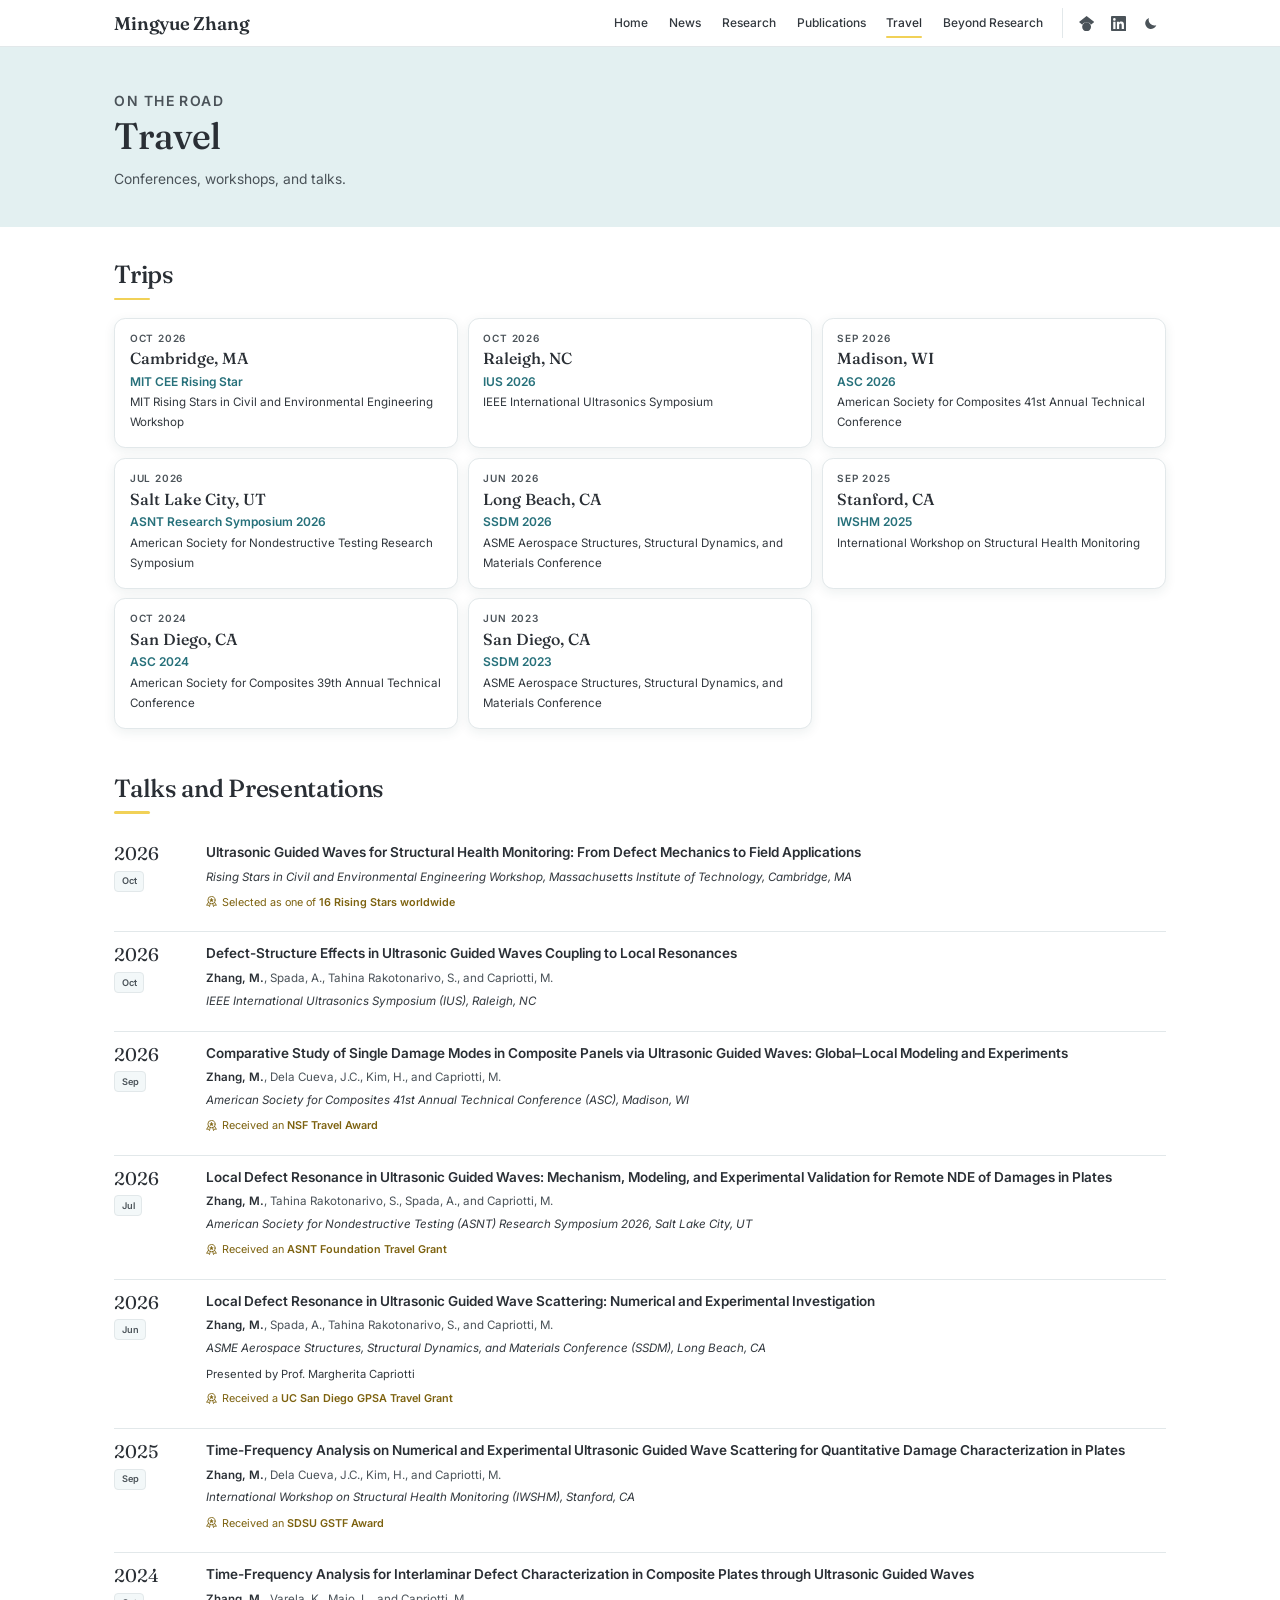
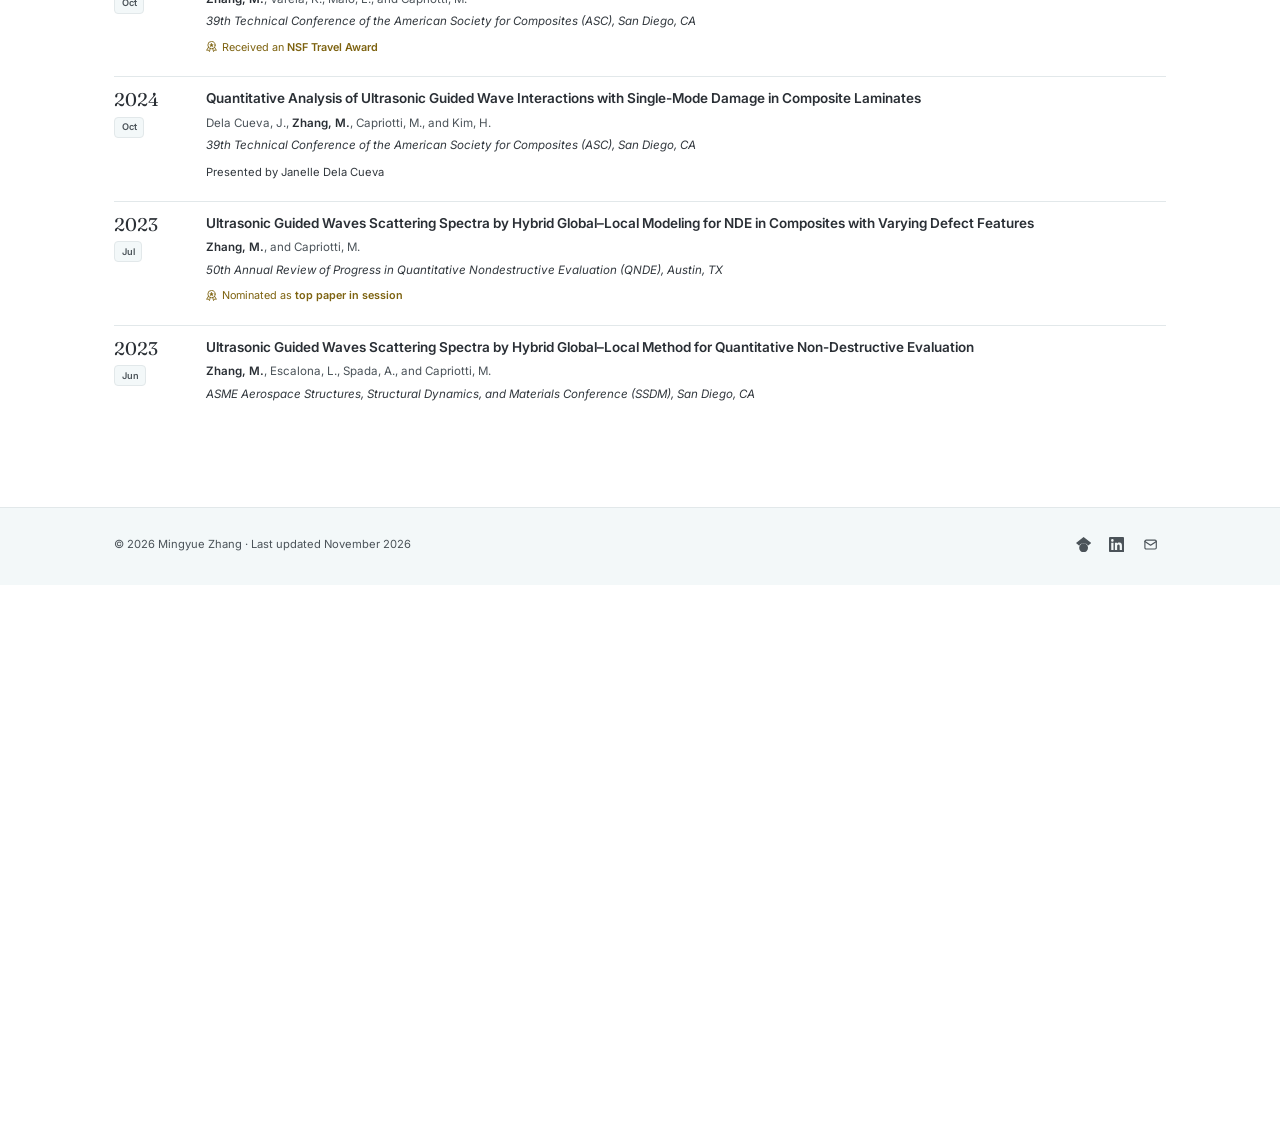
<file: travel.html>
<!doctype html>
<html lang="en">
<head>
<meta charset="utf-8">
<meta name="viewport" content="width=device-width, initial-scale=1">
<title>Travel | Mingyue Zhang</title>
<meta name="description" content="Conferences, workshops, and talks by Mingyue Zhang.">
<link rel="icon" href="assets/img/favicon.svg?v=2" type="image/svg+xml">
<link rel="preconnect" href="https://fonts.googleapis.com">
<link rel="preconnect" href="https://fonts.gstatic.com" crossorigin>
<link rel="stylesheet" href="https://fonts.googleapis.com/css2?family=Fraunces:opsz,wght@9..144,400;9..144,500;9..144,600&family=Inter:wght@400;500;600&display=swap">
<link rel="stylesheet" href="assets/css/style.css">
<script>(function(){var t=null;try{t=localStorage.getItem("theme");}catch(e){}if(!t&&window.matchMedia)t=matchMedia("(prefers-color-scheme: dark)").matches?"dark":"light";if(t)document.documentElement.setAttribute("data-theme",t);})();</script>
</head>
<body class="page-travel">
<a class="skip-link" href="#main">Skip to content</a>

<header class="site-header">
  <div class="header-inner">
    <a class="brand" href="index.html">Mingyue Zhang</a>
    <nav class="nav" aria-label="Main">
      <ul class="nav-links" id="nav-links">
        <li><a href="index.html">Home</a></li>
        <li><a href="news.html">News</a></li>
        <li><a href="research.html">Research</a></li>
        <li><a href="publications.html">Publications</a></li>
        <li><a href="travel.html" class="active" aria-current="page">Travel</a></li>
        <li><a href="beyond.html">Beyond Research</a></li>
      </ul>
      <div class="nav-icons">
        <a class="icon-btn icon-social" href="https://scholar.google.com/citations?user=IUCalcwAAAAJ&amp;hl=en" aria-label="Google Scholar" title="Google Scholar"><svg viewBox="0 0 24 24" fill="currentColor" aria-hidden="true"><path d="M5.242 13.769L0 9.5 12 0l12 9.5-5.242 4.269C17.548 11.249 14.978 9.5 12 9.5c-2.977 0-5.548 1.748-6.758 4.269zM12 10a7 7 0 1 0 0 14 7 7 0 0 0 0-14z"/></svg></a>
        <a class="icon-btn icon-social" href="https://www.linkedin.com/in/mingyue-zhang-research/" aria-label="LinkedIn" title="LinkedIn"><svg viewBox="0 0 24 24" fill="currentColor" aria-hidden="true"><path d="M20.447 20.452h-3.554v-5.569c0-1.328-.027-3.037-1.852-3.037-1.853 0-2.136 1.445-2.136 2.939v5.667H9.351V9h3.414v1.561h.046c.477-.9 1.637-1.85 3.37-1.85 3.601 0 4.267 2.37 4.267 5.455v6.286zM5.337 7.433a2.062 2.062 0 1 1 0-4.125 2.062 2.062 0 0 1 0 4.125zM7.119 20.452H3.555V9h3.564v11.452zM22.225 0H1.771C.792 0 0 .774 0 1.729v20.542C0 23.227.792 24 1.771 24h20.451C23.2 24 24 23.227 24 22.271V1.729C24 .774 23.2 0 22.222 0h.003z"/></svg></a>
        <button class="icon-btn theme-toggle" type="button" aria-label="Switch to dark mode"><svg class="icon-moon" viewBox="0 0 24 24" aria-hidden="true"><path d="M21 14.5A9 9 0 0 1 9.5 3a9 9 0 1 0 11.5 11.5Z" fill="currentColor"/></svg><svg class="icon-sun" viewBox="0 0 24 24" fill="none" stroke="currentColor" stroke-width="1.8" stroke-linecap="round" aria-hidden="true"><circle cx="12" cy="12" r="4.2"/><path d="M12 2.5v2.2M12 19.3v2.2M2.5 12h2.2M19.3 12h2.2M5.3 5.3l1.6 1.6M17.1 17.1l1.6 1.6M5.3 18.7l1.6-1.6M17.1 6.9l1.6-1.6"/></svg></button>
        <button class="icon-btn menu-toggle" type="button" aria-controls="nav-links" aria-expanded="false" aria-label="Menu"><svg viewBox="0 0 24 24" fill="none" stroke="currentColor" stroke-width="2" stroke-linecap="round" aria-hidden="true"><path d="M4 7h16M4 12h16M4 17h16"/></svg></button>
      </div>
    </nav>
  </div>
</header>

<main id="main">

  <section class="page-head">
    <div class="container page-head-grid">
      <div>
        <p class="eyebrow">On the Road</p>
        <h1>Travel</h1>
        <p>Conferences, workshops, and talks.</p>
      </div>
      <svg class="burst" viewBox="0 0 390 58" aria-hidden="true"><defs><linearGradient id="burst-grad-n" gradientUnits="userSpaceOnUse" x1="98" x2="292" y1="0" y2="0"><stop offset="0" stop-color="#f3b07a"/><stop offset="1" stop-color="#e58fb4"/></linearGradient><linearGradient id="burst-grad-b" gradientUnits="userSpaceOnUse" x1="66" x2="168" y1="0" y2="0"><stop offset="0" stop-color="#5cc2a8"/><stop offset="1" stop-color="#6a9be0"/></linearGradient></defs><path class="wave-n" pathLength="1" d="M0.0 29.0 L0.6 29.0 L1.1 29.0 L1.7 29.0 L2.2 29.0 L2.8 29.0 L3.3 29.0 L3.9 29.0 L4.5 29.0 L5.0 29.0 L5.6 29.0 L6.1 29.0 L6.7 29.0 L7.2 29.0 L7.8 29.0 L8.4 29.0 L8.9 29.0 L9.5 29.0 L10.0 29.0 L10.6 29.0 L11.1 29.0 L11.7 29.0 L12.3 29.0 L12.8 29.0 L13.4 29.0 L13.9 29.0 L14.5 29.0 L15.0 29.0 L15.6 29.0 L16.2 29.0 L16.7 29.0 L17.3 29.0 L17.8 29.0 L18.4 29.0 L18.9 29.0 L19.5 29.0 L20.1 29.0 L20.6 29.0 L21.2 29.0 L21.7 29.0 L22.3 29.0 L22.8 29.0 L23.4 29.0 L24.0 29.0 L24.5 29.0 L25.1 29.0 L25.6 29.0 L26.2 29.0 L26.7 29.0 L27.3 29.0 L27.9 29.0 L28.4 29.0 L29.0 29.0 L29.5 29.0 L30.1 29.0 L30.6 29.0 L31.2 29.0 L31.8 29.0 L32.3 29.0 L32.9 29.0 L33.4 29.0 L34.0 29.0 L34.5 29.0 L35.1 29.0 L35.7 29.0 L36.2 28.9 L36.8 28.9 L37.3 28.9 L37.9 28.9 L38.4 28.9 L39.0 28.9 L39.6 28.9 L40.1 28.9 L40.7 28.9 L41.2 28.9 L41.8 28.9 L42.3 28.9 L42.9 28.9 L43.5 28.9 L44.0 28.9 L44.6 28.9 L45.1 28.9 L45.7 28.9 L46.2 28.9 L46.8 28.9 L47.4 29.0 L47.9 29.0 L48.5 29.0 L49.0 29.0 L49.6 29.0 L50.1 29.1 L50.7 29.1 L51.3 29.1 L51.8 29.1 L52.4 29.2 L52.9 29.2 L53.5 29.2 L54.0 29.2 L54.6 29.3 L55.2 29.3 L55.7 29.3 L56.3 29.3 L56.8 29.3 L57.4 29.3 L57.9 29.3 L58.5 29.3 L59.1 29.3 L59.6 29.3 L60.2 29.3 L60.7 29.3 L61.3 29.3 L61.8 29.3 L62.4 29.2 L63.0 29.2 L63.5 29.1 L64.1 29.1 L64.6 29.0 L65.2 29.0 L65.7 28.9 L66.3 28.9 L66.9 28.8 L67.4 28.7 L68.0 28.7 L68.5 28.6 L69.1 28.5 L69.6 28.5 L70.2 28.4 L70.8 28.3 L71.3 28.3 L71.9 28.2 L72.4 28.2 L73.0 28.2 L73.5 28.1 L74.1 28.1 L74.7 28.1 L75.2 28.1 L75.8 28.1 L76.3 28.2 L76.9 28.2 L77.4 28.3 L78.0 28.3 L78.6 28.4 L79.1 28.5 L79.7 28.6 L80.2 28.8 L80.8 28.9 L81.3 29.0 L81.9 29.2 L82.5 29.3 L83.0 29.5 L83.6 29.6 L84.1 29.8 L84.7 30.0 L85.2 30.1 L85.8 30.3 L86.4 30.4 L86.9 30.6 L87.5 30.7 L88.0 30.8 L88.6 30.9 L89.1 30.9 L89.7 31.0 L90.3 31.0 L90.8 31.0 L91.4 31.0 L91.9 31.0 L92.5 30.9 L93.0 30.8 L93.6 30.6 L94.2 30.5 L94.7 30.3 L95.3 30.1 L95.8 29.8 L96.4 29.6 L96.9 29.3 L97.5 29.0 L98.1 28.7 L98.6 28.4 L99.2 28.0 L99.7 27.7 L100.3 27.3 L100.8 27.0 L101.4 26.7 L102.0 26.4 L102.5 26.1 L103.1 25.8 L103.6 25.5 L104.2 25.3 L104.7 25.1 L105.3 25.0 L105.9 24.9 L106.4 24.9 L107.0 24.9 L107.5 24.9 L108.1 25.0 L108.6 25.2 L109.2 25.4 L109.8 25.7 L110.3 26.0 L110.9 26.4 L111.4 26.8 L112.0 27.3 L112.5 27.8 L113.1 28.3 L113.7 28.9 L114.2 29.5 L114.8 30.1 L115.3 30.8 L115.9 31.4 L116.4 32.0 L117.0 32.7 L117.6 33.3 L118.1 33.9 L118.7 34.4 L119.2 34.9 L119.8 35.3 L120.3 35.7 L120.9 36.0 L121.5 36.3 L122.0 36.4 L122.6 36.5 L123.1 36.5 L123.7 36.4 L124.2 36.2 L124.8 35.9 L125.4 35.5 L125.9 35.0 L126.5 34.4 L127.0 33.7 L127.6 33.0 L128.1 32.2 L128.7 31.3 L129.3 30.3 L129.8 29.3 L130.4 28.3 L130.9 27.2 L131.5 26.2 L132.0 25.1 L132.6 24.0 L133.2 23.0 L133.7 22.0 L134.3 21.1 L134.8 20.2 L135.4 19.4 L135.9 18.7 L136.5 18.1 L137.1 17.6 L137.6 17.3 L138.2 17.0 L138.7 16.9 L139.3 17.0 L139.8 17.2 L140.4 17.5 L141.0 18.0 L141.5 18.7 L142.1 19.5 L142.6 20.4 L143.2 21.4 L143.7 22.6 L144.3 23.9 L144.9 25.3 L145.4 26.7 L146.0 28.2 L146.5 29.8 L147.1 31.4 L147.6 33.0 L148.2 34.6 L148.8 36.1 L149.3 37.7 L149.9 39.1 L150.4 40.5 L151.0 41.7 L151.5 42.9 L152.1 43.8 L152.7 44.7 L153.2 45.3 L153.8 45.8 L154.3 46.1 L154.9 46.2 L155.4 46.1 L156.0 45.8 L156.6 45.3 L157.1 44.5 L157.7 43.6 L158.2 42.5 L158.8 41.2 L159.3 39.7 L159.9 38.1 L160.5 36.3 L161.0 34.4 L161.6 32.5 L162.1 30.4 L162.7 28.3 L163.2 26.2 L163.8 24.0 L164.4 21.9 L164.9 19.9 L165.5 17.9 L166.0 16.0 L166.6 14.3 L167.1 12.7 L167.7 11.2 L168.3 10.0 L168.8 9.0 L169.4 8.1 L169.9 7.6 L170.5 7.3 L171.0 7.2 L171.6 7.4 L172.2 7.8 L172.7 8.5 L173.3 9.5 L173.8 10.7 L174.4 12.1 L174.9 13.7 L175.5 15.6 L176.1 17.6 L176.6 19.7 L177.2 22.0 L177.7 24.4 L178.3 26.9 L178.8 29.4 L179.4 32.0 L180.0 34.5 L180.5 37.0 L181.1 39.4 L181.6 41.6 L182.2 43.8 L182.7 45.8 L183.3 47.6 L183.9 49.2 L184.4 50.6 L185.0 51.7 L185.5 52.6 L186.1 53.2 L186.6 53.5 L187.2 53.5 L187.8 53.3 L188.3 52.7 L188.9 51.9 L189.4 50.8 L190.0 49.4 L190.5 47.8 L191.1 46.0 L191.7 44.0 L192.2 41.8 L192.8 39.4 L193.3 36.9 L193.9 34.3 L194.4 31.7 L195.0 29.0 L195.6 26.3 L196.1 23.7 L196.7 21.1 L197.2 18.6 L197.8 16.2 L198.3 14.0 L198.9 12.0 L199.5 10.2 L200.0 8.6 L200.6 7.2 L201.1 6.1 L201.7 5.3 L202.2 4.7 L202.8 4.5 L203.4 4.5 L203.9 4.8 L204.5 5.4 L205.0 6.3 L205.6 7.4 L206.1 8.8 L206.7 10.4 L207.3 12.2 L207.8 14.2 L208.4 16.4 L208.9 18.6 L209.5 21.0 L210.0 23.5 L210.6 26.0 L211.2 28.6 L211.7 31.1 L212.3 33.6 L212.8 36.0 L213.4 38.3 L213.9 40.4 L214.5 42.4 L215.1 44.3 L215.6 45.9 L216.2 47.3 L216.7 48.5 L217.3 49.5 L217.8 50.2 L218.4 50.6 L219.0 50.8 L219.5 50.7 L220.1 50.4 L220.6 49.9 L221.2 49.0 L221.7 48.0 L222.3 46.8 L222.9 45.3 L223.4 43.7 L224.0 42.0 L224.5 40.1 L225.1 38.1 L225.6 36.1 L226.2 34.0 L226.8 31.8 L227.3 29.7 L227.9 27.6 L228.4 25.5 L229.0 23.6 L229.5 21.7 L230.1 19.9 L230.7 18.3 L231.2 16.8 L231.8 15.5 L232.3 14.4 L232.9 13.5 L233.4 12.7 L234.0 12.2 L234.6 11.9 L235.1 11.8 L235.7 11.9 L236.2 12.2 L236.8 12.7 L237.3 13.3 L237.9 14.2 L238.5 15.1 L239.0 16.3 L239.6 17.5 L240.1 18.9 L240.7 20.3 L241.2 21.9 L241.8 23.4 L242.4 25.0 L242.9 26.6 L243.5 28.2 L244.0 29.8 L244.6 31.3 L245.1 32.7 L245.7 34.1 L246.3 35.4 L246.8 36.6 L247.4 37.6 L247.9 38.5 L248.5 39.3 L249.0 40.0 L249.6 40.5 L250.2 40.8 L250.7 41.0 L251.3 41.1 L251.8 41.0 L252.4 40.7 L252.9 40.4 L253.5 39.9 L254.1 39.3 L254.6 38.6 L255.2 37.8 L255.7 36.9 L256.3 36.0 L256.8 35.0 L257.4 34.0 L258.0 32.9 L258.5 31.8 L259.1 30.8 L259.6 29.7 L260.2 28.7 L260.7 27.7 L261.3 26.7 L261.9 25.8 L262.4 25.0 L263.0 24.3 L263.5 23.6 L264.1 23.0 L264.6 22.5 L265.2 22.1 L265.8 21.8 L266.3 21.6 L266.9 21.5 L267.4 21.5 L268.0 21.6 L268.5 21.7 L269.1 22.0 L269.7 22.3 L270.2 22.7 L270.8 23.1 L271.3 23.6 L271.9 24.1 L272.4 24.7 L273.0 25.3 L273.6 26.0 L274.1 26.6 L274.7 27.2 L275.2 27.9 L275.8 28.5 L276.3 29.1 L276.9 29.7 L277.5 30.2 L278.0 30.7 L278.6 31.2 L279.1 31.6 L279.7 32.0 L280.2 32.3 L280.8 32.6 L281.4 32.8 L281.9 33.0 L282.5 33.1 L283.0 33.1 L283.6 33.1 L284.1 33.1 L284.7 33.0 L285.3 32.9 L285.8 32.7 L286.4 32.5 L286.9 32.2 L287.5 31.9 L288.0 31.6 L288.6 31.3 L289.2 31.0 L289.7 30.7 L290.3 30.3 L290.8 30.0 L291.4 29.6 L291.9 29.3 L292.5 29.0 L293.1 28.7 L293.6 28.4 L294.2 28.2 L294.7 27.9 L295.3 27.7 L295.8 27.5 L296.4 27.4 L297.0 27.2 L297.5 27.1 L298.1 27.0 L298.6 27.0 L299.2 27.0 L299.7 27.0 L300.3 27.0 L300.9 27.1 L301.4 27.1 L302.0 27.2 L302.5 27.3 L303.1 27.4 L303.6 27.6 L304.2 27.7 L304.8 27.9 L305.3 28.0 L305.9 28.2 L306.4 28.4 L307.0 28.5 L307.5 28.7 L308.1 28.8 L308.7 29.0 L309.2 29.1 L309.8 29.2 L310.3 29.4 L310.9 29.5 L311.4 29.6 L312.0 29.7 L312.6 29.7 L313.1 29.8 L313.7 29.8 L314.2 29.9 L314.8 29.9 L315.3 29.9 L315.9 29.9 L316.5 29.9 L317.0 29.8 L317.6 29.8 L318.1 29.8 L318.7 29.7 L319.2 29.7 L319.8 29.6 L320.4 29.5 L320.9 29.5 L321.5 29.4 L322.0 29.3 L322.6 29.3 L323.1 29.2 L323.7 29.1 L324.3 29.1 L324.8 29.0 L325.4 29.0 L325.9 28.9 L326.5 28.9 L327.0 28.8 L327.6 28.8 L328.2 28.7 L328.7 28.7 L329.3 28.7 L329.8 28.7 L330.4 28.7 L330.9 28.7 L331.5 28.7 L332.1 28.7 L332.6 28.7 L333.2 28.7 L333.7 28.7 L334.3 28.7 L334.8 28.7 L335.4 28.7 L336.0 28.8 L336.5 28.8 L337.1 28.8 L337.6 28.8 L338.2 28.9 L338.7 28.9 L339.3 28.9 L339.9 28.9 L340.4 29.0 L341.0 29.0 L341.5 29.0 L342.1 29.0 L342.6 29.0 L343.2 29.1 L343.8 29.1 L344.3 29.1 L344.9 29.1 L345.4 29.1 L346.0 29.1 L346.5 29.1 L347.1 29.1 L347.7 29.1 L348.2 29.1 L348.8 29.1 L349.3 29.1 L349.9 29.1 L350.4 29.1 L351.0 29.1 L351.6 29.1 L352.1 29.1 L352.7 29.1 L353.2 29.1 L353.8 29.1 L354.3 29.0 L354.9 29.0 L355.5 29.0 L356.0 29.0 L356.6 29.0 L357.1 29.0 L357.7 29.0 L358.2 29.0 L358.8 29.0 L359.4 29.0 L359.9 29.0 L360.5 29.0 L361.0 29.0 L361.6 29.0 L362.1 29.0 L362.7 29.0 L363.3 29.0 L363.8 29.0 L364.4 29.0 L364.9 29.0 L365.5 29.0 L366.0 29.0 L366.6 29.0 L367.2 29.0 L367.7 29.0 L368.3 29.0 L368.8 29.0 L369.4 29.0 L369.9 29.0 L370.5 29.0 L371.1 29.0 L371.6 29.0 L372.2 29.0 L372.7 29.0 L373.3 29.0 L373.8 29.0 L374.4 29.0 L375.0 29.0 L375.5 29.0 L376.1 29.0 L376.6 29.0 L377.2 29.0 L377.7 29.0 L378.3 29.0 L378.9 29.0 L379.4 29.0 L380.0 29.0 L380.5 29.0 L381.1 29.0 L381.6 29.0 L382.2 29.0 L382.8 29.0 L383.3 29.0 L383.9 29.0 L384.4 29.0 L385.0 29.0 L385.5 29.0 L386.1 29.0 L386.7 29.0 L387.2 29.0 L387.8 29.0 L388.3 29.0 L388.9 29.0 L389.4 29.0 L390.0 29.0" stroke="url(#burst-grad-n)" stroke-width="1.8"/><path class="wave-b" pathLength="1" d="M0.0 29.0 L0.6 29.0 L1.1 29.0 L1.7 29.0 L2.2 29.0 L2.8 29.0 L3.3 29.0 L3.9 29.0 L4.5 28.9 L5.0 28.9 L5.6 28.9 L6.1 28.9 L6.7 28.9 L7.2 28.9 L7.8 28.9 L8.4 28.9 L8.9 28.9 L9.5 28.9 L10.0 28.9 L10.6 28.9 L11.1 28.8 L11.7 28.8 L12.3 28.8 L12.8 28.8 L13.4 28.8 L13.9 28.8 L14.5 28.8 L15.0 28.9 L15.6 28.9 L16.2 28.9 L16.7 28.9 L17.3 28.9 L17.8 28.9 L18.4 28.9 L18.9 29.0 L19.5 29.0 L20.1 29.0 L20.6 29.1 L21.2 29.1 L21.7 29.1 L22.3 29.2 L22.8 29.2 L23.4 29.3 L24.0 29.3 L24.5 29.4 L25.1 29.4 L25.6 29.5 L26.2 29.5 L26.7 29.6 L27.3 29.6 L27.9 29.7 L28.4 29.7 L29.0 29.8 L29.5 29.8 L30.1 29.8 L30.6 29.8 L31.2 29.9 L31.8 29.9 L32.3 29.9 L32.9 29.9 L33.4 29.8 L34.0 29.8 L34.5 29.8 L35.1 29.7 L35.7 29.7 L36.2 29.6 L36.8 29.5 L37.3 29.4 L37.9 29.3 L38.4 29.1 L39.0 29.0 L39.6 28.8 L40.1 28.7 L40.7 28.5 L41.2 28.3 L41.8 28.1 L42.3 27.9 L42.9 27.7 L43.5 27.5 L44.0 27.3 L44.6 27.1 L45.1 26.9 L45.7 26.7 L46.2 26.6 L46.8 26.4 L47.4 26.2 L47.9 26.1 L48.5 25.9 L49.0 25.8 L49.6 25.8 L50.1 25.7 L50.7 25.7 L51.3 25.7 L51.8 25.7 L52.4 25.8 L52.9 25.9 L53.5 26.0 L54.0 26.2 L54.6 26.4 L55.2 26.7 L55.7 27.0 L56.3 27.3 L56.8 27.7 L57.4 28.1 L57.9 28.5 L58.5 29.0 L59.1 29.5 L59.6 30.0 L60.2 30.6 L60.7 31.2 L61.3 31.7 L61.8 32.3 L62.4 32.9 L63.0 33.5 L63.5 34.1 L64.1 34.7 L64.6 35.2 L65.2 35.7 L65.7 36.2 L66.3 36.7 L66.9 37.1 L67.4 37.4 L68.0 37.7 L68.5 37.9 L69.1 38.1 L69.6 38.1 L70.2 38.1 L70.8 38.0 L71.3 37.9 L71.9 37.6 L72.4 37.2 L73.0 36.8 L73.5 36.3 L74.1 35.6 L74.7 34.9 L75.2 34.1 L75.8 33.2 L76.3 32.3 L76.9 31.2 L77.4 30.1 L78.0 29.0 L78.6 27.8 L79.1 26.6 L79.7 25.3 L80.2 24.1 L80.8 22.8 L81.3 21.5 L81.9 20.3 L82.5 19.0 L83.0 17.9 L83.6 16.7 L84.1 15.7 L84.7 14.7 L85.2 13.9 L85.8 13.1 L86.4 12.4 L86.9 11.9 L87.5 11.5 L88.0 11.2 L88.6 11.1 L89.1 11.1 L89.7 11.3 L90.3 11.7 L90.8 12.2 L91.4 12.9 L91.9 13.7 L92.5 14.7 L93.0 15.8 L93.6 17.1 L94.2 18.5 L94.7 20.0 L95.3 21.6 L95.8 23.3 L96.4 25.2 L96.9 27.1 L97.5 29.0 L98.1 31.0 L98.6 33.0 L99.2 35.0 L99.7 37.0 L100.3 39.0 L100.8 40.9 L101.4 42.7 L102.0 44.5 L102.5 46.1 L103.1 47.7 L103.6 49.1 L104.2 50.3 L104.7 51.4 L105.3 52.3 L105.9 53.0 L106.4 53.6 L107.0 53.9 L107.5 54.0 L108.1 53.9 L108.6 53.6 L109.2 53.1 L109.8 52.4 L110.3 51.5 L110.9 50.4 L111.4 49.1 L112.0 47.6 L112.5 46.0 L113.1 44.2 L113.7 42.3 L114.2 40.3 L114.8 38.2 L115.3 35.9 L115.9 33.7 L116.4 31.3 L117.0 29.0 L117.6 26.7 L118.1 24.3 L118.7 22.1 L119.2 19.8 L119.8 17.7 L120.3 15.7 L120.9 13.8 L121.5 12.0 L122.0 10.4 L122.6 8.9 L123.1 7.6 L123.7 6.5 L124.2 5.6 L124.8 4.9 L125.4 4.4 L125.9 4.1 L126.5 4.0 L127.0 4.1 L127.6 4.4 L128.1 5.0 L128.7 5.7 L129.3 6.6 L129.8 7.7 L130.4 8.9 L130.9 10.3 L131.5 11.9 L132.0 13.5 L132.6 15.3 L133.2 17.1 L133.7 19.0 L134.3 21.0 L134.8 23.0 L135.4 25.0 L135.9 27.0 L136.5 29.0 L137.1 30.9 L137.6 32.8 L138.2 34.7 L138.7 36.4 L139.3 38.0 L139.8 39.5 L140.4 40.9 L141.0 42.2 L141.5 43.3 L142.1 44.3 L142.6 45.1 L143.2 45.8 L143.7 46.3 L144.3 46.7 L144.9 46.9 L145.4 46.9 L146.0 46.8 L146.5 46.5 L147.1 46.1 L147.6 45.6 L148.2 44.9 L148.8 44.1 L149.3 43.3 L149.9 42.3 L150.4 41.3 L151.0 40.1 L151.5 39.0 L152.1 37.7 L152.7 36.5 L153.2 35.2 L153.8 33.9 L154.3 32.7 L154.9 31.4 L155.4 30.2 L156.0 29.0 L156.6 27.9 L157.1 26.8 L157.7 25.7 L158.2 24.8 L158.8 23.9 L159.3 23.1 L159.9 22.4 L160.5 21.7 L161.0 21.2 L161.6 20.8 L162.1 20.4 L162.7 20.1 L163.2 20.0 L163.8 19.9 L164.4 19.9 L164.9 19.9 L165.5 20.1 L166.0 20.3 L166.6 20.6 L167.1 20.9 L167.7 21.3 L168.3 21.8 L168.8 22.3 L169.4 22.8 L169.9 23.3 L170.5 23.9 L171.0 24.5 L171.6 25.1 L172.2 25.7 L172.7 26.3 L173.3 26.8 L173.8 27.4 L174.4 28.0 L174.9 28.5 L175.5 29.0 L176.1 29.5 L176.6 29.9 L177.2 30.3 L177.7 30.7 L178.3 31.0 L178.8 31.3 L179.4 31.6 L180.0 31.8 L180.5 32.0 L181.1 32.1 L181.6 32.2 L182.2 32.3 L182.7 32.3 L183.3 32.3 L183.9 32.3 L184.4 32.2 L185.0 32.2 L185.5 32.1 L186.1 31.9 L186.6 31.8 L187.2 31.6 L187.8 31.4 L188.3 31.3 L188.9 31.1 L189.4 30.9 L190.0 30.7 L190.5 30.5 L191.1 30.3 L191.7 30.1 L192.2 29.9 L192.8 29.7 L193.3 29.5 L193.9 29.3 L194.4 29.2 L195.0 29.0 L195.6 28.9 L196.1 28.7 L196.7 28.6 L197.2 28.5 L197.8 28.4 L198.3 28.3 L198.9 28.3 L199.5 28.2 L200.0 28.2 L200.6 28.2 L201.1 28.1 L201.7 28.1 L202.2 28.1 L202.8 28.1 L203.4 28.2 L203.9 28.2 L204.5 28.2 L205.0 28.2 L205.6 28.3 L206.1 28.3 L206.7 28.4 L207.3 28.4 L207.8 28.5 L208.4 28.5 L208.9 28.6 L209.5 28.6 L210.0 28.7 L210.6 28.7 L211.2 28.8 L211.7 28.8 L212.3 28.9 L212.8 28.9 L213.4 28.9 L213.9 29.0 L214.5 29.0 L215.1 29.0 L215.6 29.1 L216.2 29.1 L216.7 29.1 L217.3 29.1 L217.8 29.1 L218.4 29.1 L219.0 29.1 L219.5 29.2 L220.1 29.2 L220.6 29.2 L221.2 29.2 L221.7 29.2 L222.3 29.2 L222.9 29.2 L223.4 29.1 L224.0 29.1 L224.5 29.1 L225.1 29.1 L225.6 29.1 L226.2 29.1 L226.8 29.1 L227.3 29.1 L227.9 29.1 L228.4 29.1 L229.0 29.1 L229.5 29.1 L230.1 29.0 L230.7 29.0 L231.2 29.0 L231.8 29.0 L232.3 29.0 L232.9 29.0 L233.4 29.0 L234.0 29.0 L234.6 29.0 L235.1 29.0 L235.7 29.0 L236.2 29.0 L236.8 29.0 L237.3 29.0 L237.9 29.0 L238.5 29.0 L239.0 29.0 L239.6 29.0 L240.1 29.0 L240.7 29.0 L241.2 29.0 L241.8 29.0 L242.4 29.0 L242.9 29.0 L243.5 29.0 L244.0 29.0 L244.6 29.0 L245.1 29.0 L245.7 29.0 L246.3 29.0 L246.8 29.0 L247.4 29.0 L247.9 29.0 L248.5 29.0 L249.0 29.0 L249.6 29.0 L250.2 29.0 L250.7 29.0 L251.3 29.0 L251.8 29.0 L252.4 29.0 L252.9 29.0 L253.5 29.0 L254.1 29.0 L254.6 29.0 L255.2 29.0 L255.7 29.0 L256.3 29.0 L256.8 29.0 L257.4 29.0 L258.0 29.0 L258.5 29.0 L259.1 29.0 L259.6 29.0 L260.2 29.0 L260.7 29.0 L261.3 29.0 L261.9 29.0 L262.4 29.0 L263.0 29.0 L263.5 29.0 L264.1 29.0 L264.6 29.0 L265.2 29.0 L265.8 29.0 L266.3 29.0 L266.9 29.0 L267.4 29.0 L268.0 29.0 L268.5 29.0 L269.1 29.0 L269.7 29.0 L270.2 29.0 L270.8 29.0 L271.3 29.0 L271.9 29.0 L272.4 29.0 L273.0 29.0 L273.6 29.0 L274.1 29.0 L274.7 29.0 L275.2 29.0 L275.8 29.0 L276.3 29.0 L276.9 29.0 L277.5 29.0 L278.0 29.0 L278.6 29.0 L279.1 29.0 L279.7 29.0 L280.2 29.0 L280.8 29.0 L281.4 29.0 L281.9 29.0 L282.5 29.0 L283.0 29.0 L283.6 29.0 L284.1 29.0 L284.7 29.0 L285.3 29.0 L285.8 29.0 L286.4 29.0 L286.9 29.0 L287.5 29.0 L288.0 29.0 L288.6 29.0 L289.2 29.0 L289.7 29.0 L290.3 29.0 L290.8 29.0 L291.4 29.0 L291.9 29.0 L292.5 29.0 L293.1 29.0 L293.6 29.0 L294.2 29.0 L294.7 29.0 L295.3 29.0 L295.8 29.0 L296.4 29.0 L297.0 29.0 L297.5 29.0 L298.1 29.0 L298.6 29.0 L299.2 29.0 L299.7 29.0 L300.3 29.0 L300.9 29.0 L301.4 29.0 L302.0 29.0 L302.5 29.0 L303.1 29.0 L303.6 29.0 L304.2 29.0 L304.8 29.0 L305.3 29.0 L305.9 29.0 L306.4 29.0 L307.0 29.0 L307.5 29.0 L308.1 29.0 L308.7 29.0 L309.2 29.0 L309.8 29.0 L310.3 29.0 L310.9 29.0 L311.4 29.0 L312.0 29.0 L312.6 29.0 L313.1 29.0 L313.7 29.0 L314.2 29.0 L314.8 29.0 L315.3 29.0 L315.9 29.0 L316.5 29.0 L317.0 29.0 L317.6 29.0 L318.1 29.0 L318.7 29.0 L319.2 29.0 L319.8 29.0 L320.4 29.0 L320.9 29.0 L321.5 29.0 L322.0 29.0 L322.6 29.0 L323.1 29.0 L323.7 29.0 L324.3 29.0 L324.8 29.0 L325.4 29.0 L325.9 29.0 L326.5 29.0 L327.0 29.0 L327.6 29.0 L328.2 29.0 L328.7 29.0 L329.3 29.0 L329.8 29.0 L330.4 29.0 L330.9 29.0 L331.5 29.0 L332.1 29.0 L332.6 29.0 L333.2 29.0 L333.7 29.0 L334.3 29.0 L334.8 29.0 L335.4 29.0 L336.0 29.0 L336.5 29.0 L337.1 29.0 L337.6 29.0 L338.2 29.0 L338.7 29.0 L339.3 29.0 L339.9 29.0 L340.4 29.0 L341.0 29.0 L341.5 29.0 L342.1 29.0 L342.6 29.0 L343.2 29.0 L343.8 29.0 L344.3 29.0 L344.9 29.0 L345.4 29.0 L346.0 29.0 L346.5 29.0 L347.1 29.0 L347.7 29.0 L348.2 29.0 L348.8 29.0 L349.3 29.0 L349.9 29.0 L350.4 29.0 L351.0 29.0 L351.6 29.0 L352.1 29.0 L352.7 29.0 L353.2 29.0 L353.8 29.0 L354.3 29.0 L354.9 29.0 L355.5 29.0 L356.0 29.0 L356.6 29.0 L357.1 29.0 L357.7 29.0 L358.2 29.0 L358.8 29.0 L359.4 29.0 L359.9 29.0 L360.5 29.0 L361.0 29.0 L361.6 29.0 L362.1 29.0 L362.7 29.0 L363.3 29.0 L363.8 29.0 L364.4 29.0 L364.9 29.0 L365.5 29.0 L366.0 29.0 L366.6 29.0 L367.2 29.0 L367.7 29.0 L368.3 29.0 L368.8 29.0 L369.4 29.0 L369.9 29.0 L370.5 29.0 L371.1 29.0 L371.6 29.0 L372.2 29.0 L372.7 29.0 L373.3 29.0 L373.8 29.0 L374.4 29.0 L375.0 29.0 L375.5 29.0 L376.1 29.0 L376.6 29.0 L377.2 29.0 L377.7 29.0 L378.3 29.0 L378.9 29.0 L379.4 29.0 L380.0 29.0 L380.5 29.0 L381.1 29.0 L381.6 29.0 L382.2 29.0 L382.8 29.0 L383.3 29.0 L383.9 29.0 L384.4 29.0 L385.0 29.0 L385.5 29.0 L386.1 29.0 L386.7 29.0 L387.2 29.0 L387.8 29.0 L388.3 29.0 L388.9 29.0 L389.4 29.0 L390.0 29.0" stroke="url(#burst-grad-b)" stroke-width="2.2"/></svg>
    </div>
  </section>

  <!-- The cards below come from assets/js/travel-data.js -->
  <section class="section">
    <div class="container">
      <div class="section-head"><h2>Trips</h2></div>
      <div class="trip-grid" id="trip-grid"></div>
      <noscript><p>Please enable JavaScript to see the trips.</p></noscript>
    </div>
  </section>

  <!-- ===== Talks and presentations (newest first) ===== -->
  <section class="section" id="talks">
    <div class="container">
      <div class="section-head"><h2>Talks and Presentations</h2></div>
      <ul class="pub-list">
        <li class="pub">
          <div class="pub-meta"><span class="pub-year">2026</span><span class="status">Oct</span></div>
          <div>
            <p class="pub-title">Ultrasonic Guided Waves for Structural Health Monitoring: From Defect Mechanics to Field Applications</p>
            <p class="pub-venue">Rising Stars in Civil and Environmental Engineering Workshop, Massachusetts Institute of Technology, Cambridge, MA</p>
            <p class="pub-note">Selected as one of <strong>16 Rising Stars worldwide</strong></p>
          </div>
        </li>
        <li class="pub">
          <div class="pub-meta"><span class="pub-year">2026</span><span class="status">Oct</span></div>
          <div>
            <p class="pub-title">Defect-Structure Effects in Ultrasonic Guided Waves Coupling to Local Resonances</p>
            <p class="pub-authors"><strong>Zhang, M.</strong>, Spada, A., Tahina Rakotonarivo, S., and Capriotti, M.</p>
            <p class="pub-venue">IEEE International Ultrasonics Symposium (IUS), Raleigh, NC</p>
          </div>
        </li>
        <li class="pub">
          <div class="pub-meta"><span class="pub-year">2026</span><span class="status">Sep</span></div>
          <div>
            <p class="pub-title">Comparative Study of Single Damage Modes in Composite Panels via Ultrasonic Guided Waves: Global&ndash;Local Modeling and Experiments</p>
            <p class="pub-authors"><strong>Zhang, M.</strong>, Dela Cueva, J.C., Kim, H., and Capriotti, M.</p>
            <p class="pub-venue">American Society for Composites 41st Annual Technical Conference (ASC), Madison, WI</p>
            <p class="pub-note">Received an <strong>NSF Travel Award</strong></p>
          </div>
        </li>
        <li class="pub">
          <div class="pub-meta"><span class="pub-year">2026</span><span class="status">Jul</span></div>
          <div>
            <p class="pub-title">Local Defect Resonance in Ultrasonic Guided Waves: Mechanism, Modeling, and Experimental Validation for Remote NDE of Damages in Plates</p>
            <p class="pub-authors"><strong>Zhang, M.</strong>, Tahina Rakotonarivo, S., Spada, A., and Capriotti, M.</p>
            <p class="pub-venue">American Society for Nondestructive Testing (ASNT) Research Symposium 2026, Salt Lake City, UT</p>
            <p class="pub-note">Received an <strong>ASNT Foundation Travel Grant</strong></p>
          </div>
        </li>
        <li class="pub">
          <div class="pub-meta"><span class="pub-year">2026</span><span class="status">Jun</span></div>
          <div>
            <p class="pub-title">Local Defect Resonance in Ultrasonic Guided Wave Scattering: Numerical and Experimental Investigation</p>
            <p class="pub-authors"><strong>Zhang, M.</strong>, Spada, A., Tahina Rakotonarivo, S., and Capriotti, M.</p>
            <p class="pub-venue">ASME Aerospace Structures, Structural Dynamics, and Materials Conference (SSDM), Long Beach, CA</p>
            <p class="pub-presenter">Presented by Prof. Margherita Capriotti</p>
            <p class="pub-note">Received a <strong>UC San Diego GPSA Travel Grant</strong></p>
          </div>
        </li>
        <li class="pub">
          <div class="pub-meta"><span class="pub-year">2025</span><span class="status">Sep</span></div>
          <div>
            <p class="pub-title">Time-Frequency Analysis on Numerical and Experimental Ultrasonic Guided Wave Scattering for Quantitative Damage Characterization in Plates</p>
            <p class="pub-authors"><strong>Zhang, M.</strong>, Dela Cueva, J.C., Kim, H., and Capriotti, M.</p>
            <p class="pub-venue">International Workshop on Structural Health Monitoring (IWSHM), Stanford, CA</p>
            <p class="pub-note">Received an <strong>SDSU GSTF Award</strong></p>
          </div>
        </li>
        <li class="pub">
          <div class="pub-meta"><span class="pub-year">2024</span><span class="status">Oct</span></div>
          <div>
            <p class="pub-title">Time-Frequency Analysis for Interlaminar Defect Characterization in Composite Plates through Ultrasonic Guided Waves</p>
            <p class="pub-authors"><strong>Zhang, M.</strong>, Varela, K., Maio, L., and Capriotti, M.</p>
            <p class="pub-venue">39th Technical Conference of the American Society for Composites (ASC), San Diego, CA</p>
            <p class="pub-note">Received an <strong>NSF Travel Award</strong></p>
          </div>
        </li>
        <li class="pub">
          <div class="pub-meta"><span class="pub-year">2024</span><span class="status">Oct</span></div>
          <div>
            <p class="pub-title">Quantitative Analysis of Ultrasonic Guided Wave Interactions with Single-Mode Damage in Composite Laminates</p>
            <p class="pub-authors">Dela Cueva, J., <strong>Zhang, M.</strong>, Capriotti, M., and Kim, H.</p>
            <p class="pub-venue">39th Technical Conference of the American Society for Composites (ASC), San Diego, CA</p>
            <p class="pub-presenter">Presented by Janelle Dela Cueva</p>
          </div>
        </li>
        <li class="pub">
          <div class="pub-meta"><span class="pub-year">2023</span><span class="status">Jul</span></div>
          <div>
            <p class="pub-title">Ultrasonic Guided Waves Scattering Spectra by Hybrid Global&ndash;Local Modeling for NDE in Composites with Varying Defect Features</p>
            <p class="pub-authors"><strong>Zhang, M.</strong>, and Capriotti, M.</p>
            <p class="pub-venue">50th Annual Review of Progress in Quantitative Nondestructive Evaluation (QNDE), Austin, TX</p>
            <p class="pub-note">Nominated as <strong>top paper in session</strong></p>
          </div>
        </li>
        <li class="pub">
          <div class="pub-meta"><span class="pub-year">2023</span><span class="status">Jun</span></div>
          <div>
            <p class="pub-title">Ultrasonic Guided Waves Scattering Spectra by Hybrid Global&ndash;Local Method for Quantitative Non-Destructive Evaluation</p>
            <p class="pub-authors"><strong>Zhang, M.</strong>, Escalona, L., Spada, A., and Capriotti, M.</p>
            <p class="pub-venue">ASME Aerospace Structures, Structural Dynamics, and Materials Conference (SSDM), San Diego, CA</p>
          </div>
        </li>
      </ul>
    </div>
  </section>

</main>

<footer class="site-footer">
  <div class="footer-inner">
    <span>&copy; 2026 Mingyue Zhang &middot; Last updated November 2026</span>
    <div class="footer-links">
      <a class="icon-btn" href="https://scholar.google.com/citations?user=IUCalcwAAAAJ&amp;hl=en" aria-label="Google Scholar" title="Google Scholar"><svg viewBox="0 0 24 24" fill="currentColor" aria-hidden="true"><path d="M5.242 13.769L0 9.5 12 0l12 9.5-5.242 4.269C17.548 11.249 14.978 9.5 12 9.5c-2.977 0-5.548 1.748-6.758 4.269zM12 10a7 7 0 1 0 0 14 7 7 0 0 0 0-14z"/></svg></a>
      <a class="icon-btn" href="https://www.linkedin.com/in/mingyue-zhang-research/" aria-label="LinkedIn" title="LinkedIn"><svg viewBox="0 0 24 24" fill="currentColor" aria-hidden="true"><path d="M20.447 20.452h-3.554v-5.569c0-1.328-.027-3.037-1.852-3.037-1.853 0-2.136 1.445-2.136 2.939v5.667H9.351V9h3.414v1.561h.046c.477-.9 1.637-1.85 3.37-1.85 3.601 0 4.267 2.37 4.267 5.455v6.286zM5.337 7.433a2.062 2.062 0 1 1 0-4.125 2.062 2.062 0 0 1 0 4.125zM7.119 20.452H3.555V9h3.564v11.452zM22.225 0H1.771C.792 0 0 .774 0 1.729v20.542C0 23.227.792 24 1.771 24h20.451C23.2 24 24 23.227 24 22.271V1.729C24 .774 23.2 0 22.222 0h.003z"/></svg></a>
      <a class="icon-btn" href="mailto:miz005@ucsd.edu" aria-label="Email" title="Email"><svg viewBox="0 0 24 24" fill="none" stroke="currentColor" stroke-width="1.8" stroke-linecap="round" stroke-linejoin="round" aria-hidden="true"><rect x="3" y="5" width="18" height="14" rx="2"/><path d="m3 7 9 6 9-6"/></svg></a>
    </div>
  </div>
</footer>

<script src="assets/js/travel-data.js"></script>
<script src="assets/js/travel.js"></script>
<script src="assets/js/site.js"></script>
</body>
</html>
</file>
<file: assets/css/style.css>
/* ==========================================================================
   Mingyue Zhang, personal academic website
   Colors: soft aqua + warm yellow. Fonts: Fraunces (headings), Inter (text).
   Change a color once here and it updates on every page.
   ========================================================================== */

:root {
  --bg: #ffffff;
  --surface: #ffffff;
  --band: #e3f0f1;          /* tinted hero / page-header band */
  --band-soft: #f3f8f9;     /* very light panels */
  --aqua: #8bc9d0;          /* buttons, markers */
  --aqua-strong: #7db5bb;   /* button hover */
  --aqua-soft: #d4ebee;     /* chips */
  --yellow: #f1d157;        /* accents, rules, dots */
  --yellow-strong: #d9bc4e;
  --yellow-soft: #fcf6dd;   /* award chips, highlights */
  --coral-soft: #fde8e1;    /* paper symbol background */
  --lilac-soft: #ece9f8;    /* teaching symbol background */
  --sym-award: #b58a10;     /* news icon line colors */
  --sym-talk: #26707a;
  --sym-paper: #c4583c;
  --sym-teaching: #6a61b5;
  --head-award: #8a6808;    /* news headline colors (AA contrast on white) */
  --head-talk: #26707a;
  --head-paper: #b04a30;
  --head-teaching: #6a61b5;
  --link: #26707a;          /* teal links, AA contrast on white and band */
  --gold-text: #7d620f;     /* small gold labels, AA contrast */
  --heading: #2a2f35;
  --title-ink: #111111;     /* Research project titles: black (user, 11-20) */
  --text: #32383e;          /* grays a little darker (user, 11-20; was #3d434a) */
  --muted: #4b5359;         /* was #5f676f */
  --line: #e2e8ea;
  --btn-text: #17363b;
  --header-bg: rgba(255, 255, 255, 0.92);
  --shadow: 0 4px 14px rgba(30, 60, 70, 0.08);
  --shadow-hover: 0 10px 26px rgba(30, 60, 70, 0.14);
  --radius: 14px;
  --maxw: 1200px;           /* content, header and footer width (user, 11-20; was 1060, header 1180) */
  --font-sans: "Inter", system-ui, -apple-system, "Segoe UI", Roboto, sans-serif;
  --font-serif: "Fraunces", Georgia, "Times New Roman", serif;
  color-scheme: light;
}

:root[data-theme="dark"] {
  --bg: #12181b;
  --surface: #182125;
  --band: #1a292d;
  --band-soft: #162024;
  --aqua: #8bc9d0;
  --aqua-strong: #a3d6dc;
  --aqua-soft: #23393d;
  --yellow: #f1d157;
  --yellow-strong: #f1d157;
  --yellow-soft: #2d2914;
  --coral-soft: #3a2620;
  --lilac-soft: #2a2740;
  --sym-award: #f1d157;
  --sym-talk: #8bc9d0;
  --sym-paper: #f2a58f;
  --sym-teaching: #b3abeb;
  --head-award: #f1d157;
  --head-talk: #8bc9d0;
  --head-paper: #f2a58f;
  --head-teaching: #b3abeb;
  --link: #8bc9d0;
  --gold-text: #f1d157;
  --heading: #eef3f4;
  --title-ink: #f7fafa;
  --text: #d9e1e4;          /* dark mode: grays a little lighter for the same contrast gain (was #cfd8db) */
  --muted: #aeb9bd;         /* was #9aa6ab */
  --line: #2a383c;
  --btn-text: #12282c;
  --header-bg: rgba(18, 24, 27, 0.9);
  --shadow: 0 4px 14px rgba(0, 0, 0, 0.35);
  --shadow-hover: 0 10px 26px rgba(0, 0, 0, 0.45);
  color-scheme: dark;
}

@media (prefers-color-scheme: dark) {
  :root:not([data-theme="light"]) {
    --bg: #12181b;
    --surface: #182125;
    --band: #1a292d;
    --band-soft: #162024;
    --aqua-strong: #a3d6dc;
    --aqua-soft: #23393d;
    --yellow-strong: #f1d157;
    --yellow-soft: #2d2914;
    --coral-soft: #3a2620;
    --lilac-soft: #2a2740;
    --sym-award: #f1d157;
    --sym-talk: #8bc9d0;
    --sym-paper: #f2a58f;
    --sym-teaching: #b3abeb;
    --head-award: #f1d157;
    --head-talk: #8bc9d0;
    --head-paper: #f2a58f;
    --head-teaching: #b3abeb;
    --link: #8bc9d0;
    --gold-text: #f1d157;
    --heading: #eef3f4;
    --title-ink: #f7fafa;
    --text: #d9e1e4;
    --muted: #aeb9bd;
    --line: #2a383c;
    --btn-text: #12282c;
    --header-bg: rgba(18, 24, 27, 0.9);
    --shadow: 0 4px 14px rgba(0, 0, 0, 0.35);
    --shadow-hover: 0 10px 26px rgba(0, 0, 0, 0.45);
    color-scheme: dark;
  }
}

/* ---------- Base ---------- */
*, *::before, *::after { box-sizing: border-box; }
html { scroll-behavior: smooth; scroll-padding-top: 74px; -webkit-text-size-adjust: 100%; }   /* header 58 + 16 (was 84 with the 68 px header) */
body {
  margin: 0;
  background: var(--bg);
  color: var(--text);
  font-family: var(--font-sans);
  font-size: 16.5px;
  line-height: 1.7;
  transition: background-color 0.25s, color 0.25s;
}
img { max-width: 100%; display: block; }
a { color: var(--link); text-decoration: none; }
a:hover { text-decoration: underline; text-underline-offset: 3px; }
a:focus-visible, button:focus-visible {
  outline: 3px solid var(--yellow);
  outline-offset: 3px;
  border-radius: 4px;
}
h1, h2, h3, h4 { color: var(--heading); margin: 0; line-height: 1.25; }
p { margin: 0 0 1em; }
strong { font-weight: 600; color: var(--heading); }

.container { width: 100%; max-width: var(--maxw); margin: 0 auto; padding: 0 28px; }
/* News, Publications and Travel are just wide enough for every title to fit on one line (user, 11-20).
   Measured in Edge with the titles forced onto one line (scratchpad widths/measure_needed.py): News needs 1312 px
   (JNDE paper title), Publications 1412 px (JNDE title), Travel 1351 px (IWSHM 2025 talk). Each gets about 18 px
   more for font differences on other systems. Header and footer follow the page width. Re-measure after adding
   a longer title. */
body.page-news { --maxw: 1330px; }
body.page-pubs { --maxw: 1430px; }
body.page-travel { --maxw: 1370px; }
body.page-research { --maxw: 1200px; }   /* Research page (user, 11-20: 1300, then a little narrower to suit the 860 px figures) */
/* Where a title still wraps, fill the lines to full width but avoid a single word alone on the last line.
   (balance was tried first; it split long titles into two half-width lines, user 11-20.) */
.news-title, .news-text, .pub-title, .pub-venue { text-wrap: pretty; }
.skip-link {
  position: absolute; left: 12px; top: -60px; z-index: 100;
  background: var(--surface); padding: 8px 14px; border-radius: 8px; box-shadow: var(--shadow);
}
.skip-link:focus { top: 12px; }
.sr-only {
  position: absolute; width: 1px; height: 1px; overflow: hidden;
  clip: rect(0 0 0 0); white-space: nowrap; border: 0;
}

/* ---------- Header / navigation ---------- */
.site-header {
  position: sticky; top: 0; z-index: 50;
  background: var(--header-bg);
  -webkit-backdrop-filter: saturate(160%) blur(10px);
  backdrop-filter: saturate(160%) blur(10px);
  border-bottom: 1px solid var(--line);
}
.header-inner {
  max-width: var(--maxw); margin: 0 auto; padding: 0 28px;
  height: 58px; display: flex; align-items: center; justify-content: space-between; gap: 20px;   /* all pages; 68 -> 58 (user, 11-23, Home option C) */
}
.brand {
  font-family: var(--font-serif); font-size: 23px; font-weight: 600;
  color: var(--heading); letter-spacing: -0.3px; white-space: nowrap;
}
.brand:hover { text-decoration: none; color: var(--link); }
.nav { display: flex; align-items: center; gap: 4px; }
.nav-links { display: flex; align-items: center; gap: 2px; list-style: none; margin: 0; padding: 0; }
.nav-links a {
  display: block; padding: 8px 12px; border-radius: 8px;
  font-size: 15px; font-weight: 500; color: var(--text); position: relative;
}
.nav-links a:hover { color: var(--heading); background: var(--band-soft); text-decoration: none; }
.nav-links a.active { color: var(--heading); }
.nav-links a.active::after {
  content: ""; position: absolute; left: 12px; right: 12px; bottom: 2px;
  height: 3px; border-radius: 2px; background: var(--yellow);
}
.nav-icons { display: flex; align-items: center; gap: 2px; margin-left: 8px; padding-left: 10px; border-left: 1px solid var(--line); }
.icon-btn {
  display: inline-grid; place-items: center; width: 38px; height: 38px;
  border-radius: 50%; border: 0; background: transparent; color: var(--muted); cursor: pointer;
}
.icon-btn:hover { background: var(--band-soft); color: var(--heading); text-decoration: none; }
.icon-btn svg { width: 19px; height: 19px; }
.theme-toggle .icon-sun { display: none; }
:root[data-theme="dark"] .theme-toggle .icon-sun { display: block; }
:root[data-theme="dark"] .theme-toggle .icon-moon { display: none; }
.menu-toggle { display: none; }

/* ---------- Decorative waves: narrowband burst + broadband pulse, overlapped
   (drawn by tools/apply_wave.py; colors and line widths are set in each page's SVG) ---------- */
.burst { display: block; width: 300px; height: 56px; max-width: 100%; overflow: visible; }
.burst path { fill: none; stroke-linecap: round; stroke-linejoin: round; }

/* ---------- Home hero ---------- */
.hero { background: var(--band); padding: 30px 0 34px; }   /* Home top option C (user, 11-23, review\home_top; 64/70, then 44/48) */
/* Layout A (user pick): name on the left, photo right next to it */
.hero-grid { display: flex; justify-content: flex-start; align-items: center; gap: 160px; }   /* name left, photo beside it with a wide gap (user, 11-20; was 72px) */
.hero-copy { min-width: 0; }
.eyebrow {
  font-size: 12.5px; font-weight: 600; letter-spacing: 1.8px; text-transform: uppercase;
  color: var(--gold-text); margin: 0 0 14px;
}
/* Home top option C (user, 11-23): name 58 -> 46 px (letter-spacing scaled), tighter eyebrow / name / wave
   spacing (14/14/18 -> 10/10/12); the wave under the name follows the name width. */
.hero .eyebrow { margin-bottom: 10px; }
.hero h1 {
  font-family: var(--font-serif); font-weight: 500; font-size: 46px;
  letter-spacing: -0.95px; line-height: 1.08; margin-bottom: 10px;
}
.hero .burst { margin: 0 0 12px; }
.affiliation { font-size: 17px; color: var(--muted); margin-bottom: 18px; }
.lead { font-size: 19px; line-height: 1.65; color: var(--text); max-width: 640px; margin-bottom: 26px; }

/* Small icon links under the name (Scholar, LinkedIn, Email) */
.hero-links { display: flex; gap: 4px; margin-left: -9px; }
.hero-links a {
  display: inline-grid; place-items: center; width: 40px; height: 40px; border-radius: 50%;
  color: var(--muted); transition: color 0.2s, background 0.2s;
}
.hero-links a:hover { color: var(--link); background: rgba(255, 255, 255, 0.55); text-decoration: none; }
:root[data-theme="dark"] .hero-links a:hover { background: rgba(255, 255, 255, 0.06); }
.hero-links svg { width: 21px; height: 21px; }
.btn-row { display: flex; flex-wrap: wrap; gap: 10px; }
.btn {
  display: inline-flex; align-items: center; gap: 8px;
  padding: 10px 18px; border-radius: 10px;
  font-size: 15px; font-weight: 600; line-height: 1.2;
  border: 1.5px solid transparent; transition: all 0.2s;
}
.btn svg { width: 17px; height: 17px; flex-shrink: 0; }
.btn:hover { text-decoration: none; transform: translateY(-1px); }
.btn-primary { background: var(--aqua); color: var(--btn-text); }
.btn-primary:hover { background: var(--aqua-strong); box-shadow: var(--shadow); }
.btn-outline { background: var(--surface); color: var(--heading); border-color: var(--aqua); }
.btn-outline:hover { background: var(--aqua-soft); }

/* Portrait that switches to Momoko on hover / tap */
.portrait { text-align: center; }
.portrait-switch {
  position: relative; width: 185px; height: 185px; margin: 0 auto;   /* 215 -> 185 (user, 11-23, Home option C) */
  padding: 0; border: 6px solid var(--surface); border-radius: 50%;
  overflow: hidden; background: var(--band-soft);
  box-shadow: 0 18px 40px rgba(30, 60, 70, 0.16);
}
.portrait-switch img {
  position: absolute; inset: 0; width: 100%; height: 100%; object-fit: cover;
  transition: opacity 0.35s ease;
}
/* profile.jpg is pre-cut (tools/make_profile_photo.py, option 5): sunglasses centered across, 11 px above center */
.portrait-switch .portrait-cat { opacity: 0; }
.portrait-switch[aria-pressed="true"] .portrait-cat { opacity: 1; }
@media (hover: hover) { .portrait-switch:hover .portrait-cat { opacity: 1; } }
.portrait-hint { font-size: 13px; color: var(--muted); margin: 12px 0 0; }
.portrait-hint .tap { display: none; }
@media (hover: none) { .portrait-hint .hover { display: none; } .portrait-hint .tap { display: inline; } }

/* ---------- Page header band (sub-pages) ---------- */
.page-head { background: var(--band); padding: 52px 0 46px; }
.page-head-grid { display: flex; align-items: flex-end; justify-content: space-between; gap: 30px; }
.page-head h1 { font-family: var(--font-serif); font-weight: 500; font-size: 46px; letter-spacing: -1px; margin-bottom: 10px; }
.page-head p { color: var(--muted); font-size: 17.5px; max-width: 680px; margin: 0; }
.page-head .burst { width: 330px; height: auto; flex-shrink: 0; margin-bottom: 0; }
/* Description widths (user, 11-23), measured in Edge at 1x and 2.5x; recheck if the text changes.
   Publications: line 1 "Journal papers, ... See also Google Scholar." needs 692 px (line 2 after a <br>).
   Research: 2 lines need >= 832 px (847 + 747 px from 848); beside a 330 px wave only 784 px fits,
   so the Research wave is 260 px (text space 1144 - 30 - 260 = 854). */
body.page-pubs .page-head p { max-width: 704px; }
body.page-research .page-head p { max-width: 852px; }
body.page-research .page-head .burst { width: 260px; }
/* Home: the wave under the name is exactly as wide as the name */
.name-block { display: inline-block; max-width: 100%; }
.hero .burst-hero { width: 100%; height: auto; }
/* Wave animation (Home and page headers): slow draw-in (broadband first), hold, fade, repeat every 9 s */
.burst path { stroke-dasharray: 1; animation: wave-draw 9s ease-in-out infinite both; }
.burst .wave-n { animation-delay: 0.7s; }
@keyframes wave-draw {
  0%       { stroke-dashoffset: 1; opacity: 1; }
  38%      { stroke-dashoffset: 0; opacity: 1; }
  82%      { stroke-dashoffset: 0; opacity: 1; }
  94%, 100% { stroke-dashoffset: 0; opacity: 0; }
}
@media (prefers-reduced-motion: reduce) {
  .burst path { animation: none; stroke-dasharray: none; }
}

/* ---------- Sections ---------- */
.section { padding: 56px 0 8px; }
.section:last-of-type { padding-bottom: 64px; }
/* Home spacing (user, 11-23): profile band option C, 40 px from the band to About, then a 55 px visible gap
   before Recent News, Selected Publications and Research Projects (44 px earlier the same day; 64-84 before).
   The last news item and the last publication have no bottom padding, so the section padding alone sets the gap. */
#about { padding: 40px 0 0; }
#news, #publications { padding: 55px 0 0; }
#projects { padding-top: 55px; }
#news-preview .news-item:last-child, #publications .pub:last-child { padding-bottom: 0; }
.section-head { display: flex; align-items: baseline; justify-content: space-between; gap: 16px; margin-bottom: 22px; }
.section h2 {
  font-family: var(--font-serif); font-weight: 500; font-size: 31px; letter-spacing: -0.4px;
  position: relative; padding-bottom: 12px;
}
.section h2::after {
  content: ""; position: absolute; left: 0; bottom: 0; width: 44px; height: 3px;
  border-radius: 2px; background: var(--yellow);
}
.more-link { font-size: 15px; font-weight: 600; white-space: nowrap; }
/* Home About: the paragraph fits in exactly 4 lines, the last one about 98% full (user, 11-23; was 860 px = the
   right edge of the "Wave propagation" chip, 11-20). Measured in Edge at 1x and 2.5x: 5 lines below 904 px,
   last line 98% full at 918-926 px. Recheck if the About text changes. */
.prose, .prose + .chips { max-width: 920px; }
.prose p { font-size: 17px; }

.chips { display: flex; flex-wrap: wrap; gap: 8px; margin: 18px 0 0; padding: 0; list-style: none; }
.chip {
  display: inline-block; padding: 5px 13px; border-radius: 999px;
  background: var(--aqua-soft); color: var(--heading); font-size: 14px; font-weight: 500;
}

/* ---------- News ---------- */
.news-list { list-style: none; margin: 0; padding: 0; }
.news-item {
  display: grid; grid-template-columns: 112px minmax(0, 1fr); gap: 22px;
  padding: 11px 0 12px; border-bottom: 1px solid var(--line);   /* 12 + 1 + 11 = 24 px between items, Home and News (user, 11-23; was 16/17, then 10/11) */
}
.news-item:last-child { border-bottom: 0; }
.news-date {
  font-size: 12.5px; font-weight: 600; letter-spacing: 1.2px; text-transform: uppercase;
  color: var(--muted); padding-top: 4px;
}
.news-body { display: flex; gap: 13px; align-items: flex-start; }
.news-sym {
  flex: none; width: 32px; height: 32px; border-radius: 50%; display: grid; place-items: center; margin-top: -1px;
}
.news-sym svg { width: 18px; height: 18px; }
.sym-award { background: var(--yellow-soft); color: var(--sym-award); }
.sym-talk { background: var(--aqua-soft); color: var(--sym-talk); }
.sym-paper { background: var(--coral-soft); color: var(--sym-paper); }
.sym-teaching { background: var(--lilac-soft); color: var(--sym-teaching); }
.news-legend { display: flex; flex-wrap: wrap; gap: 8px 36px; margin: 0 0 26px; font-size: 16.5px; color: var(--muted); }   /* was 14px, gap 22px (user, 11-20) */
.news-legend > span { display: inline-flex; align-items: center; gap: 7px; }
/* Each key label in its headline color (user, 11-23, option D in review\news_legend_color); browsers without
   :has() keep the muted gray. */
.news-legend > span:has(.sym-award) { color: var(--head-award); }
.news-legend > span:has(.sym-talk) { color: var(--head-talk); }
.news-legend > span:has(.sym-paper) { color: var(--head-paper); }
.news-legend > span:has(.sym-teaching) { color: var(--head-teaching); }
.news-legend .news-sym { width: 26px; height: 26px; margin: 0; }
.news-legend .news-sym svg { width: 15px; height: 15px; }
.news-title {   /* 17.5 px = 90% of the earlier 19.5 px (user, 11-23; options in review\news_title_size) */
  font-family: var(--font-serif); font-size: 17.5px; font-weight: 500; letter-spacing: -0.1px;
  color: var(--heading); line-height: 1.3; margin: 0 0 3px;
}
.news-title.t-award { color: var(--head-award); }
.news-title.t-talk { color: var(--head-talk); }
.news-title.t-paper { color: var(--head-paper); }
.news-title.t-teaching { color: var(--head-teaching); }
.news-title a { color: inherit; }
.news-title a:hover { text-decoration: underline; text-underline-offset: 3px; }
.news-where {
  font-size: 12px; font-weight: 600; letter-spacing: 0.6px; text-transform: uppercase;
  color: var(--muted); line-height: 1.5; margin: 0 0 5px;
}
.news-text { font-size: 15px; color: var(--text); margin: 0 0 2px; line-height: 1.6; }
.news-text .stat { color: var(--head-award); }   /* recipient-count line all in award gold ... (user, 11-21) */
.news-text .stat strong { font-weight: 600; color: inherit; }    /* ... with "16 recipients worldwide" bold (inherit: the global strong rule is dark) */
#news-preview .news-text a { font-style: italic; }   /* Home news list only: paper and report titles in italics like the talk titles (user, 11-20) */
/* Linked paper / report titles in the news lists use the same text color as unlinked talk titles such as
   "Defect-Structure Effects ..." (user, 11-23; were link teal); teal + underline on hover keeps them findable. */
.news-text a { color: var(--text); }
.news-text a:hover { color: var(--link); }
/* Home news list only: the two long talk titles each fit on one line (user, 11-23). Largest one-line sizes measured
   in Edge at 1x and 2.5x: ASC 2026 14.45 px, ASNT 2026 13.85 px; set a little under. Recheck if a title or the
   Home width changes. The News page keeps 15 px. */
#news-preview a.paper[href$="#asc2026"] { font-size: 14.3px; }
#news-preview a.paper[href$="#asnt2026"] { font-size: 13.7px; }
.news-text a.paper .paper-icon { width: 14px; height: 14px; color: var(--sym-paper); vertical-align: -2px; margin-right: 1px; }
.tag {
  display: inline-block; vertical-align: 2px; margin-right: 8px;
  padding: 1px 9px; border-radius: 999px; font-size: 11.5px; font-weight: 600; letter-spacing: 0.4px;
  background: var(--band); color: var(--heading);
}
.tag-award { background: var(--yellow-soft); color: var(--gold-text); }
.tag-talk { background: var(--aqua-soft); color: var(--heading); }
.tag-paper { background: var(--band); color: var(--link); }
.tag-teaching { background: var(--band-soft); color: var(--muted); border: 1px solid var(--line); }
.news-year {
  font-family: var(--font-serif); font-weight: 500; font-size: 26px; color: var(--heading);
  margin: 40px 0 6px; padding-bottom: 8px; border-bottom: 2px solid var(--yellow);
  display: inline-block;
}
.news-year:first-child { margin-top: 0; }
.section h2.news-year { padding-bottom: 8px; }
.section h2.news-year::after { display: none; }

/* ---------- Publications ---------- */
.filters { display: flex; flex-wrap: wrap; gap: 8px; margin: 0 0 18px; }
.filters button {
  font: inherit; font-size: 14px; font-weight: 500; color: var(--text);
  padding: 7px 15px; border-radius: 999px; cursor: pointer;
  background: var(--surface); border: 1.5px solid var(--line); transition: all 0.2s;
}
.filters button:hover { border-color: var(--aqua); }
.filters button[aria-pressed="true"] { background: var(--aqua); border-color: var(--aqua); color: var(--btn-text); }
.filters button span { opacity: 0.7; font-size: 12px; margin-left: 4px; }
.pub-group { margin-top: 34px; }
.pub-group h2 { margin-bottom: 8px; }
.pub-group[hidden] { display: none; }
.pub-list { list-style: none; margin: 0; padding: 0; }
.pub {
  display: grid; grid-template-columns: 92px minmax(0, 1fr); gap: 22px;
  padding: 15px 0 16px; border-bottom: 1px solid var(--line);   /* 16 + 1 + 15 = 32 px between entries, Home / Publications / Travel (user, 11-23; was 20/20) */
}
.pub:last-child { border-bottom: 0; }
.pub-meta { display: flex; flex-direction: column; align-items: flex-start; gap: 7px; }
.pub-year { font-family: var(--font-serif); font-size: 23px; color: var(--heading); line-height: 1.2; }
.status {
  font-size: 11.5px; font-weight: 600; padding: 2px 8px; border-radius: 5px; white-space: nowrap;
  background: var(--band-soft); color: var(--muted); border: 1px solid var(--line);
}
/* chip colors: Published / Report / Accepted / In press = light green; Under review = yellow; In preparation = gray */
.status-published, .status-accepted { background: var(--aqua-soft); color: var(--heading); border-color: transparent; }
.status-review { background: var(--yellow-soft); color: var(--gold-text); border-color: transparent; }
.pub-title { font-size: 17px; font-weight: 600; color: var(--heading); line-height: 1.45; margin: 0 0 6px; }
.pub-authors { font-size: 14.5px; color: var(--muted); margin: 0 0 4px; }
.pub-authors strong { color: var(--heading); }
.pub-venue { font-size: 14.5px; font-style: italic; color: var(--text); margin: 0 0 8px; }
.pub-note { font-size: 13.5px; color: var(--gold-text); margin: 0 0 8px; }
/* Award / honor lines (Travel talks): gold star rosette before the sentence, same drawing as the News award
   icon (site.js ICON_PATHS.Award, box 2 2 20 20), and the award name in bold (user, 11-21).
   The icon takes the text color, so it follows dark mode. */
.pub-note::before {
  content: ""; display: inline-block; width: 14px; height: 14px; margin-right: 6px; vertical-align: -2px;
  background-color: currentColor;
  -webkit-mask: url("data:image/svg+xml,%3Csvg xmlns='http://www.w3.org/2000/svg' viewBox='2 2 20 20' fill='none' stroke='black' stroke-width='1.58' stroke-linecap='round' stroke-linejoin='round'%3E%3Ccircle cx='12' cy='9.45' r='6.6'/%3E%3Cpath d='M12 6.47L12.85 8.6L15.14 8.75L13.38 10.22L13.94 12.44L12 11.22L10.06 12.44L10.62 10.22L8.86 8.75L11.15 8.6Z' fill='currentColor' stroke-width='1'/%3E%3Cpath d='M6.59 13.24L3.08 18.9L6.4 18.44L8.3 21.19L9.74 15.65M17.41 13.24L20.92 18.9L17.6 18.44L15.7 21.19L14.26 15.65'/%3E%3C/svg%3E") center / contain no-repeat;
          mask: url("data:image/svg+xml,%3Csvg xmlns='http://www.w3.org/2000/svg' viewBox='2 2 20 20' fill='none' stroke='black' stroke-width='1.58' stroke-linecap='round' stroke-linejoin='round'%3E%3Ccircle cx='12' cy='9.45' r='6.6'/%3E%3Cpath d='M12 6.47L12.85 8.6L15.14 8.75L13.38 10.22L13.94 12.44L12 11.22L10.06 12.44L10.62 10.22L8.86 8.75L11.15 8.6Z' fill='currentColor' stroke-width='1'/%3E%3Cpath d='M6.59 13.24L3.08 18.9L6.4 18.44L8.3 21.19L9.74 15.65M17.41 13.24L20.92 18.9L17.6 18.44L15.7 21.19L14.26 15.65'/%3E%3C/svg%3E") center / contain no-repeat;
}
.pub-note strong { font-weight: 600; color: inherit; }   /* stays gold (the global strong rule is dark) */
.pub-presenter { font-size: 14px; color: var(--text); margin: 0 0 8px; }
.pub-links { display: flex; flex-wrap: wrap; gap: 8px; }
.pill {
  display: inline-flex; align-items: center; gap: 5px;
  padding: 3px 12px; border-radius: 999px; font-size: 13px; font-weight: 600;
  background: var(--aqua); color: var(--btn-text);
}
.pill:hover { background: var(--aqua-strong); text-decoration: none; }
.pub-legend { font-size: 13.5px; color: var(--muted); margin-top: 14px; }

/* ---------- Home: research project cards (title cards; an <img> can be added later) ---------- */
.project-grid { list-style: none; margin: 0; padding: 0; display: grid; grid-template-columns: repeat(3, minmax(0, 1fr)); gap: 18px; }
.project-grid a {
  display: flex; flex-direction: column; justify-content: center; height: 100%; min-height: 96px;
  border-radius: var(--radius); overflow: hidden; background: var(--surface);
  border: 1px solid var(--line); border-top: 4px solid var(--aqua); box-shadow: var(--shadow);
  transition: transform 0.25s, box-shadow 0.25s;
}
.project-grid li:nth-child(3n+2) a { border-top-color: var(--yellow); }
.project-grid li:nth-child(3n) a { border-top-color: #e58fb4; }
.project-grid a:hover { text-decoration: none; transform: translateY(-3px); box-shadow: var(--shadow-hover); }
.project-grid img { width: 100%; aspect-ratio: 8 / 5; object-fit: cover; background: var(--band-soft); }
.project-name {
  display: block; padding: 14px 16px 16px;
  font-family: var(--font-serif); font-size: 17.5px; font-weight: 500; line-height: 1.35; color: var(--heading);
}
.project-grid a:hover .project-name { color: var(--link); }
@media (max-width: 880px) { .project-grid { grid-template-columns: repeat(2, minmax(0, 1fr)); } }
@media (max-width: 560px) { .project-grid { grid-template-columns: minmax(0, 1fr); } }

/* ---------- Research cards ---------- */
.research-intro { max-width: 800px; font-size: 17px; }
/* Project index at the top of the Research page: three groups of jump links (user, 11-23) */
.project-index {
  display: grid; grid-template-columns: repeat(3, minmax(0, 1fr)); gap: 18px 30px;
  background: var(--surface); border: 1px solid var(--line); border-radius: var(--radius);
  padding: 22px 28px 18px; margin: 0 0 12px; box-shadow: var(--shadow);   /* 12 px like the project cards (user, 11-23; was 26) */
}
.pi-label { font-size: 12.5px; font-weight: 600; letter-spacing: 0.8px; text-transform: uppercase; color: var(--gold-text); margin: 0 0 8px; }
.project-index ul { list-style: none; margin: 0; padding: 0; }
.project-index li { margin: 0 0 5px; }
.project-index a { font-family: var(--font-serif); font-size: 17.5px; font-weight: 500; color: var(--title-ink); }
.project-index a:hover { color: var(--head-paper); text-decoration: underline; text-underline-offset: 3px; }
/* Highlights in the Research bullets: darker text at medium weight instead of bold (user, 11-23) */
.project-points strong { font-weight: 500; color: var(--title-ink); }
/* "View poster / slide" links under a figure (user, 11-23) */
.fig-link { font-weight: 600; color: var(--head-paper); white-space: nowrap; }
/* Enlarged-figure page (ldr-methodology.html): wider than the Research page, with the poster link (user, 11-23) */
body.page-figure { --maxw: 1600px; }
.figure-view { padding-top: 36px; }
.fv-back { font-size: 14.5px; margin: 0 0 12px; }
.fv-back a { font-weight: 600; }
.fv-title { font-family: var(--font-serif); font-weight: 700; font-size: 30px; letter-spacing: -0.2px; color: var(--title-ink); margin: 0 0 6px; }
.fv-sub { font-size: 15px; color: var(--muted); margin: 0 0 18px; }
.fv-img { display: block; cursor: zoom-in; }
.fv-img img { display: block; width: 100%; height: auto; background: #fff; border: 1px solid var(--line); border-radius: 8px; }
.fv-foot { font-size: 18px; text-align: center; margin: 20px 0 0; }   /* "View full poster (PDF)" centered under the figure, larger (user, 11-23; was 15px, left) */
.project {
  display: grid; grid-template-columns: 300px minmax(0, 1fr); gap: 30px;
  background: var(--surface); border: 1px solid var(--line); border-radius: var(--radius);
  padding: 28px; margin: 0 0 12px; box-shadow: var(--shadow); transition: box-shadow 0.25s, transform 0.25s;   /* 12 px between project cards (user, 11-23; was 26, then 16) */
}
.project:hover { box-shadow: var(--shadow-hover); transform: translateY(-2px); }
.project-figure { margin: 0; }
.project-figure img { width: 100%; border-radius: 8px; background: #fff; border: 1px solid var(--line); }
.project-figure figcaption { font-size: 13px; line-height: 1.5; color: var(--muted); margin-top: 8px; }
/* Text-only card, and wide figure placed under the text */
.project.no-fig, .project.fig-wide { grid-template-columns: minmax(0, 1fr); }
.project.fig-wide .project-figure { order: 2; max-width: 860px; }
.project.fig-wide > .project-figure { margin-left: auto; margin-right: auto; }   /* single wide figure centered in the card (user, 11-20) */
#gl.project.fig-wide > .project-figure,
#rail.project.fig-wide > .project-figure { max-width: 920px; }   /* GL figure and FRA figure a little larger than the others (user, 11-20: 1000, then 920) */
#ldr.project.fig-wide > .project-figure { max-width: 960px; }   /* LDR methodology panel (user, 11-23: full card width, then smaller) */
#hdc.project.fig-wide > .project-figure { max-width: 720px; }   /* HDC (AI) figure smaller: its text read larger than the other figures' (user, 11-23; was 860) */
/* Two figures side by side under the text (e.g. Composite Laminates) */
.project.fig-wide .fig-row { order: 2; display: grid; grid-template-columns: 1fr 1fr; gap: 22px; align-items: start; }
.project.fig-wide .fig-row .project-figure { max-width: none; }
@media (max-width: 640px) { .project.fig-wide .fig-row { grid-template-columns: minmax(0, 1fr); } }
/* One row whose pictures share one height: each column is as wide as its picture's aspect ratio, given inline
   as --cols on the row (DIC card, user 11-20). Tablets and phones stack the pictures; the tall animation and the
   plot stack keep a readable width instead of filling the card. */
.project.fig-wide .fig-row.matched { grid-template-columns: var(--cols); }
/* DIC row: same width as the single wide figures (860 px, e.g. the FRA slide), centered (user, 11-20) */
.project.fig-wide .fig-row.matched { width: 100%; max-width: 860px; margin-left: auto; margin-right: auto; }
.project-figure video { display: block; width: 100%; height: auto; border-radius: 8px; background: #fff; border: 1px solid var(--line); }
@media (max-width: 880px) {
  .project-index { grid-template-columns: minmax(0, 1fr); padding: 18px 20px 14px; }
  .project.fig-wide .fig-row.matched { grid-template-columns: minmax(0, 1fr); }
  .project.fig-wide .fig-row.matched video { max-width: 220px; margin: 0 auto; }
  .project.fig-wide .fig-row.matched .poster-link { max-width: 440px; margin: 0 auto; }
}
.poster-link { display: block; cursor: zoom-in; }
.poster-link img { transition: box-shadow 0.2s; }
.poster-link:hover img { box-shadow: var(--shadow-hover); }
.fig-pair { display: grid; grid-template-columns: 1.45fr 1fr; gap: 14px; align-items: center; }
@media (max-width: 640px) { .fig-pair { grid-template-columns: minmax(0, 1fr); } }
.project-period { font-size: 13px; font-weight: 600; letter-spacing: 0.8px; text-transform: uppercase; color: var(--gold-text); margin: 0 0 6px; }
.project h2 { font-family: var(--font-serif); font-weight: 700; font-size: 24px; letter-spacing: -0.2px; margin: 0 0 10px; padding: 0; color: var(--title-ink); }   /* black and bold (user, 11-20; was 500, --heading) */
.project h2::after { display: none; }
.project-collab { font-size: 14.5px; color: var(--muted); margin: -2px 0 12px; }
/* funding links read like the plain "supported by ..." text (user, 11-19); underline on hover */
.project-collab a.funder { color: inherit; }
.project-collab a.funder:hover { text-decoration: underline; text-underline-offset: 3px; }
.project-points { list-style: none; margin: 0 0 14px; padding: 0; }
.project-points li { position: relative; padding-left: 20px; margin-bottom: 8px; font-size: 15.5px; }
.project-points li::before { content: "\25B8"; position: absolute; left: 0; color: var(--aqua-strong); font-weight: 700; }
:root[data-theme="dark"] .project-points li::before { color: var(--aqua); }
.project-related { font-size: 14px; color: var(--muted); margin: 0; }
.project-related a { font-weight: 600; color: var(--head-paper); }   /* same color as the paper headlines in News, e.g. "Final report delivered to the FRA" (user, 11-20) */
.project .chips { margin: 0 0 14px; }
.project .chip { font-size: 12.5px; padding: 3px 11px; }

/* Placeholder boxes for photos / figures still to add */
.ph {
  display: grid; place-items: center; text-align: center;
  aspect-ratio: 4 / 3; width: 100%; border-radius: 10px; padding: 14px;
  background: repeating-linear-gradient(135deg, var(--band-soft) 0 12px, var(--band) 12px 24px);
  border: 1.5px dashed var(--aqua); color: var(--muted); font-size: 13px; line-height: 1.45;
}
.ph strong { display: block; color: var(--heading); font-size: 14px; }

/* ---------- Home two-column blocks ---------- */
.two-col { display: grid; grid-template-columns: 1fr 1fr; gap: 56px; }
.timeline { list-style: none; margin: 0; padding: 0 0 0 22px; border-left: 2px solid var(--line); }
.timeline li { position: relative; margin: 0 0 22px; }
.timeline li::before {
  content: ""; position: absolute; left: -29px; top: 7px; width: 12px; height: 12px;
  border-radius: 50%; background: var(--yellow); border: 2px solid var(--bg); box-shadow: 0 0 0 2px var(--yellow);
}
.tl-when { font-size: 13px; font-weight: 600; letter-spacing: 0.6px; color: var(--muted); text-transform: uppercase; margin: 0; }
.tl-what { font-weight: 600; color: var(--heading); margin: 2px 0 2px; }
.tl-where { font-size: 15px; color: var(--text); margin: 0; }
.tl-note { font-size: 14px; color: var(--muted); margin: 4px 0 0; }
.honors { list-style: none; margin: 0; padding: 0; }
.honors li { display: grid; grid-template-columns: minmax(0, 1fr) auto; gap: 14px; padding: 11px 0; border-bottom: 1px solid var(--line); }
.honors li:last-child { border-bottom: 0; }
.honor-name { font-weight: 600; color: var(--heading); line-height: 1.45; }
.honor-note { display: block; font-size: 14px; color: var(--muted); font-weight: 400; }
.honor-year { font-size: 14px; color: var(--muted); white-space: nowrap; }

/* ---------- Travel ---------- */
.map {
  height: 440px; border-radius: var(--radius); overflow: hidden;
  border: 1px solid var(--line); box-shadow: var(--shadow); background: var(--band-soft);
}
.map-legend { display: flex; flex-wrap: wrap; gap: 18px; margin: 12px 0 0; font-size: 14px; color: var(--muted); }
.dot { display: inline-block; width: 12px; height: 12px; border-radius: 50%; margin-right: 6px; vertical-align: -1px; border: 2px solid #fff; box-shadow: 0 0 0 1px rgba(0,0,0,.2); }
.dot-conf { background: #4fa3ad; }
.dot-personal { background: #e2b93b; }
.dot-home { background: #c0607a; }
.trip-grid { display: grid; grid-template-columns: repeat(3, minmax(0, 1fr)); gap: 12px; }   /* 12 px like the Research panels (user, 11-23; was 22) */
/* Travel spacing (user, 11-23): 40 px from the blue band to "Trips" (like Home's band to About; was 56) and a
   55 px gap from the trip cards to "Talks and Presentations" (like the Home sections; was 8 + 56 = 64). */
body.page-travel .page-head + .section { padding: 40px 0 0; }
body.page-travel #talks { padding-top: 55px; }
.trip {
  background: var(--surface); border: 1px solid var(--line); border-radius: var(--radius);
  overflow: hidden; box-shadow: var(--shadow); transition: box-shadow 0.25s, transform 0.25s;
}
.trip:hover { box-shadow: var(--shadow-hover); transform: translateY(-2px); }
.trip img, .trip .ph { aspect-ratio: 4 / 3; width: 100%; object-fit: cover; border-radius: 0; border: 0; border-bottom: 1px solid var(--line); }
.trip-body { padding: 14px 18px 18px; }
.trip-when { font-size: 12.5px; font-weight: 600; letter-spacing: 1px; text-transform: uppercase; color: var(--muted); margin: 0 0 2px; }
.trip-place { font-family: var(--font-serif); font-size: 20px; font-weight: 500; color: var(--heading); margin: 0 0 4px; }
.trip-note { font-size: 14.5px; margin: 0; }
.trip-short { font-size: 15px; font-weight: 600; color: var(--head-talk); margin: 0 0 2px; }   /* short name + year, above the full name; teal so it differs from the dark place name (user, 11-26) */
.leaflet-popup-content { font-family: var(--font-sans); font-size: 13.5px; line-height: 1.5; }
.leaflet-popup-content strong { color: #2a2f35; }

/* ---------- Beyond research ---------- */
.feature { display: grid; grid-template-columns: minmax(0, 1fr) minmax(0, 1.1fr); gap: 44px; align-items: center; padding: 10px 0 40px; }
.feature.reverse .feature-media { order: -1; }
.feature h2 { margin-bottom: 18px; }
.feature p { font-size: 17px; }
.photo-stack { display: grid; grid-template-columns: 1fr 1fr; gap: 14px; }
.photo-stack figure { margin: 0; }
.photo-stack figure:nth-child(1) { transform: rotate(-1.6deg); }
.photo-stack figure:nth-child(2) { transform: rotate(1.4deg); margin-top: 26px; }
.photo-stack figure:nth-child(3) { transform: rotate(1deg); }
.photo-stack figure:nth-child(4) { transform: rotate(-1.2deg); margin-top: -12px; }
.photo-stack img, .photo-stack .ph {
  aspect-ratio: 4 / 5; width: 100%; object-fit: cover; border-radius: 10px;
  box-shadow: var(--shadow); border: 5px solid var(--surface);
}
.photo-stack figcaption { font-size: 13px; color: var(--muted); text-align: center; margin-top: 6px; }

/* Cute touches: stickers, polaroid photos, tape, emoji confetti */
.beyond .feature { align-items: center; padding-bottom: 10px; }
.feature-text h2 .emoji { font-size: 0.8em; margin-left: 4px; }
.sticker {
  width: 190px; height: auto; margin-top: 18px;
  filter: drop-shadow(0 10px 16px rgba(30, 60, 70, 0.14)); transform: rotate(-4deg);
  transition: transform 0.3s ease;
}
.sticker:hover { transform: rotate(3deg) scale(1.05); }
.polaroid {
  position: relative; margin: 10px auto; max-width: 360px;
  background: #fff; padding: 14px 14px 52px; border-radius: 6px;
  box-shadow: 0 16px 36px rgba(30, 60, 70, 0.17); transform: rotate(2.5deg);
  transition: transform 0.3s ease;
}
.polaroid:hover { transform: rotate(0deg) scale(1.02); }
.polaroid.tilt-left { transform: rotate(-2.5deg); }
.polaroid.tilt-left:hover { transform: rotate(0deg) scale(1.02); }
.polaroid img, .polaroid video { display: block; width: 100%; height: auto; aspect-ratio: 4 / 5; object-fit: cover; border-radius: 3px; background: #f3f8f9; }
/* Two polaroids side by side (Momoko video + photo) */
.polaroid-pair { display: grid; grid-template-columns: 1fr 1fr; gap: 22px; align-items: start; }
.polaroid-pair .polaroid { max-width: none; margin: 10px 0; }
.polaroid-pair .polaroid:nth-child(2) { margin-top: 44px; }
.polaroid-pair .polaroid figcaption { font-size: 16px; }
@media (max-width: 640px) { .polaroid-pair { gap: 14px; } .polaroid-pair .polaroid { padding: 10px 10px 44px; } }
.polaroid figcaption {
  position: absolute; left: 0; right: 0; bottom: 14px; text-align: center;
  font-family: var(--font-serif); font-style: italic; font-size: 19px; color: #32383e;
}
.tape {
  position: absolute; top: -13px; left: 50%; width: 96px; height: 28px; z-index: 2;
  transform: translateX(-50%) rotate(-3deg); border-radius: 3px;
  background: rgba(241, 209, 87, 0.6);
}
.tape-aqua { background: rgba(139, 201, 208, 0.65); }
/* Emoji stickers: white die-cut outline + soft shadow */
.deco {
  position: absolute; z-index: 3; line-height: 1; user-select: none;
  filter: drop-shadow(0 2px 0 #fff) drop-shadow(0 -2px 0 #fff) drop-shadow(2px 0 0 #fff) drop-shadow(-2px 0 0 #fff)
          drop-shadow(0 4px 6px rgba(30, 60, 70, 0.25));
}
.deco-1 { top: -24px; right: -20px; font-size: 34px; transform: rotate(12deg); }
.deco-2 { bottom: 64px; left: -30px; font-size: 30px; transform: rotate(-12deg); }
.deco-3 { top: 40%; right: -32px; font-size: 32px; transform: rotate(8deg); }
.cute-divider { display: flex; justify-content: center; gap: 14px; font-size: 20px; color: var(--muted); padding: 18px 0 0; }
@media (max-width: 640px) {
  .sticker { width: 140px; }
  .polaroid { max-width: 290px; }
  .deco-2, .deco-3 { display: none; }
}

/* ---------- Footer ---------- */
.site-footer { border-top: 1px solid var(--line); background: var(--band-soft); margin-top: 40px; }
.footer-inner {
  max-width: var(--maxw); margin: 0 auto; padding: 26px 28px 32px;
  display: flex; flex-wrap: wrap; align-items: center; justify-content: space-between; gap: 12px 24px;
  font-size: 14px; color: var(--muted);
}
.footer-links { display: flex; gap: 4px; }

/* ---------- Responsive ---------- */
/* Whole-site scale on wider screens (user, 2026-11-20): the page at 100 % looks like browser zoom 80 %,
   so text, spacing and images shrink together. Phones and tablets (880 px and narrower) keep full size.
   Change 0.8 to tune. */
@media (min-width: 881px) {
  html { zoom: 0.8; }
}
@media (max-width: 1000px) {
  .nav-icons .icon-social { display: none; }
}
@media (max-width: 880px) {
  .menu-toggle { display: inline-grid; }
  .nav-links {
    display: none; position: absolute; left: 0; right: 0; top: 58px;   /* = header height */
    flex-direction: column; align-items: stretch; gap: 0;
    background: var(--bg); border-bottom: 1px solid var(--line); box-shadow: var(--shadow); padding: 8px 16px 14px;
  }
  .nav-links.open { display: flex; }
  .nav-links a { padding: 12px 10px; font-size: 16px; }
  .nav-links a.active::after { left: 10px; right: auto; width: 32px; bottom: 6px; }
  .nav-icons { border-left: 0; margin-left: 0; padding-left: 0; }
  .hero-grid { gap: 36px; }
  .portrait-switch { width: 170px; height: 170px; }
  .two-col { grid-template-columns: minmax(0, 1fr); gap: 20px; }
  .project { grid-template-columns: minmax(0, 1fr); gap: 18px; }
  .project-figure { max-width: 420px; }
  .trip-grid { grid-template-columns: repeat(2, minmax(0, 1fr)); }
  .feature, .feature.reverse { grid-template-columns: 1fr; gap: 24px; }
  .feature.reverse .feature-media { order: 0; }
  .page-head .burst { display: none; }
}
@media (max-width: 640px) {
  body { font-size: 16px; }
  .container, .header-inner, .footer-inner { padding-left: 16px; padding-right: 16px; }
  .brand { font-size: 20px; }
  .hero { padding: 40px 0 46px; }
  .hero-grid { flex-direction: column; align-items: center; gap: 24px; }
  .portrait { order: -1; }
  .portrait-switch { width: 150px; height: 150px; }
  .hero h1 { font-size: 42px; }
  .lead { font-size: 17.5px; }
  .page-head { padding: 36px 0 32px; }
  .page-head h1 { font-size: 36px; }
  .section { padding-top: 42px; }
  .section h2 { font-size: 26px; }
  .news-item, .pub { grid-template-columns: minmax(0, 1fr); gap: 6px; }
  .btn { padding: 9px 14px; font-size: 14.5px; }
  .pub-meta { flex-direction: row; align-items: center; gap: 10px; }
  .pub-year { font-size: 19px; }
  .project { padding: 20px; }
  .trip-grid { grid-template-columns: 1fr; }
  .map { height: 340px; }
  .honors li { grid-template-columns: 1fr; gap: 2px; }
}
@media (prefers-reduced-motion: reduce) {
  html { scroll-behavior: auto; }
  *, *::before, *::after { transition: none !important; }
}
@media print {
  .site-header, .site-footer, .filters, .portrait { display: none; }
  .hero, .page-head { background: none; padding: 0 0 16px; }
}
</file>
